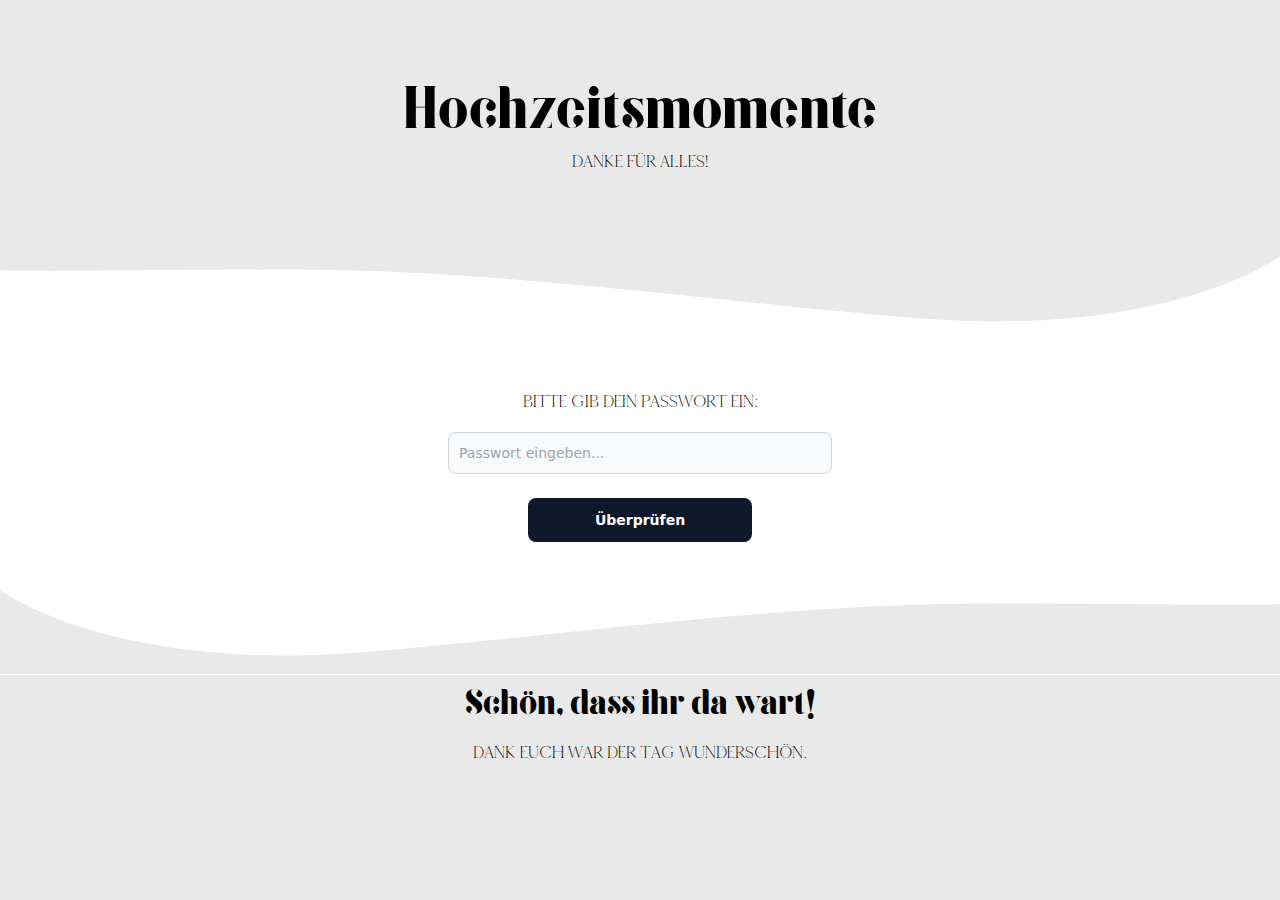
<file: index.html>
<!doctype html>
<html>
  <head>
    <meta charset="UTF-8">
    <meta name="viewport" content="width=device-width, initial-scale=1.0">
    <meta name="robots" content="noindex">
    <title>Hochzeit von Krissi und Carl</title>
    <link rel="shortcut icon" type="image/x-icon" href="favicon.ico" />
    <link rel="apple-touch-icon" href="favicon.ico">

    <script type="text/javascript" src="/assets/jquery-3.3.1.min.js"></script>
    <link href="/assets/nanogallery2.min.css" rel="stylesheet" type="text/css">
    <script type="text/javascript" src="/assets/jquery.nanogallery2.min.js"></script>
    <script src="/assets/tailwind.js"></script>
    <style>
      @font-face {
         font-family: 'goku';
         src: url('/webfonts/Goku.ttf') format('truetype');
         font-weight: normal;
         font-style: normal;
         font-display: swap;
      }

      @font-face {
         font-family: 'Elaris';
         src: url("/webfonts/elaris-regular.otf") format("opentype");
      }

      .goku {
        font-family: goku;
      }

      .elaris {
        font-family: elaris;
      }
   </style>

    <style>
      * {
        box-sizing: border-box;
      }
      body {
        margin: 0;
        background-color: #E9E9E9;
      }
      .header, .footer-content {
        background-color: #E9E9E9;
        border: 0px;
        
      }

      .header .curved-decoration svg:not([class*=bg]) path {
          fill: #fff;
      }

      .footer .curved-decoration svg:not([class*=bg]) path {
          fill: #E9E9E9;
      }

      .footer svg {
        transform: scaleX(-1);
      }

      .footer {
        background-color: white;
      }

      .curved-decoration svg {
        height: auto;
      }

      #wedding-photobox {
        padding: 2px;
      }

      .bg-fotobox::before {    
            background-image: url('https://files.krissiundcarl.de/file/carlundkrissi-hochzeit/startseite/interlaced/aslkdfhgaslkdf.jpeg');
      }

      .bg-samstag-gaeste::before {    
            background-image: url('https://files.krissiundcarl.de/file/carlundkrissi-hochzeit/startseite/interlaced/klawjefhglakjwfha.jpeg');
      }

      .bg-freitag-gaeste::before {    
            background-image: url('https://files.krissiundcarl.de/file/carlundkrissi-hochzeit/startseite/interlaced/alskdjfhlakshdf.jpeg');
      }

      .bg-freitag-fotograf::before {    
            background-image: url('https://files.krissiundcarl.de/file/carlundkrissi-hochzeit/startseite/interlaced/slkdfaskdjfhalskgdh.jpg');
      }

      .bg-drohne::before {    
            background-image: url('https://files.krissiundcarl.de/file/carlundkrissi-hochzeit/startseite/drohne-asdfasdf.mp4.png');
      }

      .bg-samstag-birnur::before {    
            background-image: url('https://files.krissiundcarl.de/file/carlundkrissi-hochzeit/startseite/interlaced/OsPPasfJKAjdaKo.jpg');
      }

      .bg-samstag-stephan::before {    
            background-image: url('https://files.krissiundcarl.de/file/carlundkrissi-hochzeit/startseite/interlaced/asdfLAKSDad.jpg');
      }

      .bg-box::before {
            content: "";
            background-size: cover;
            background-position: center;
            position: absolute;
            top: 0px;
            right: 0px;
            bottom: 0px;
            left: 0px;
            opacity: 0.5;
            border-radius: 0.75rem;
      }

      #photolist {
        background-color: white;
      }
      
    </style>
  </head>
  <body>

    <div class="header">
      <div class="header-content flex flex-col items-center py-12 text-center">
        <h1 class="goku text-4xl md:text-6xl pt-8">Hochzeitsmomente</h1>
        <h3 class="elaris text-md md:text-lg pt-2 pb-8">Danke f&uuml;r alles!</h3>
      </div>
      <div class="curved-decoration">
        <svg width="100%" height="100%" version="1.1" xmlns="http://www.w3.org/2000/svg"
          xmlns:xlink="http://www.w3.org/1999/xlink" x="0px" y="0px" viewBox="0 0 2560 168.6227"
          enable-background="new 0 0 2560 168.6227" xml:space="preserve">
          <g>
          </g>
          <g>
            <path d="M2560,0c0,0-219.6543,165.951-730.788,124.0771c-383.3156-31.4028-827.2138-96.9514-1244.7139-96.9514
                    c-212.5106,0-439,3.5-584.4982,1.5844l0,139.9126h2560V0z"></path>
          </g>
        </svg>
      </div>
    </div>

    <div id="photolist">
      <div class="flex flex-col items-center py-12">
        <div class="w-96 flex flex-col items-center">
          <p class="text-center mb-4 text-lg elaris">Bitte gib dein Passwort ein:</p>
          <input type="text" name="password-input" id="password-input" class="password bg-gray-50 border border-gray-300 text-gray-900 sm:text-sm rounded-lg focus:ring-primary-600 focus:border-primary-600 block w-full p-2.5 " placeholder="Passwort eingeben...">
          <p id="password-result" class="mt-2 font-bold text-red-800"></p>
          <button onclick="checkPassword()" class="mt-4 w-56 inline-flex justify-center rounded-lg text-sm font-semibold py-3 px-4 bg-slate-900 text-white hover:bg-slate-700">&Uuml;berpr&uuml;fen</button>
        </div>
      </div>
    </div>

    <div class="footer">
      <div class="curved-decoration">
        <svg width="100%" height="100%" version="1.1" xmlns="http://www.w3.org/2000/svg"
          xmlns:xlink="http://www.w3.org/1999/xlink" x="0px" y="0px" viewBox="0 0 2560 168.6227"
          enable-background="new 0 0 2560 168.6227" xml:space="preserve">
          <g>
          </g>
          <g>
            <path d="M2560,0c0,0-219.6543,165.951-730.788,124.0771c-383.3156-31.4028-827.2138-96.9514-1244.7139-96.9514
                    c-212.5106,0-439,3.5-584.4982,1.5844l0,139.9126h2560V0z"></path>
          </g>
        </svg>
      </div>
      <div class="footer-content flex flex-col items-center pb-16">
        <h1 class="goku text-2xl md:text-4xl py-2">Sch&ouml;n, dass ihr da wart!</h1>
        <h3 class="elaris text-md md:text-lg py-2">Dank euch war der Tag wundersch&ouml;n.</h3>
      </div>
    </div>
    
  </body>
  <script>
    let storedPassword = null;
    function onReceive() {
      if (this.status == 200) {
        let passwordValue = storedPassword || document.getElementById("password-input").value.trim()
        localStorage.setItem("stored-password", passwordValue);
        document.getElementById("photolist").innerHTML = this.responseText;
      } else {
        onError()
      }
    }
    function onError() {
      document.getElementById("password-result").innerText = "Passwort falsch :(";
    }

    function checkPassword() {
      const req = new XMLHttpRequest();
      req.addEventListener("load", onReceive);
      req.addEventListener("error", onError);
      
      let passwordValue = storedPassword || document.getElementById("password-input").value.trim()
      req.open("GET", "/" + btoa(passwordValue) + "-3.html");
      req.send();
    }

    function checkStorage() {
      const password = localStorage.getItem("stored-password");
      if (password !== null) {
        storedPassword = password;
        checkPassword();
      }
    }

    checkStorage()

  </script>
</html>
</file>
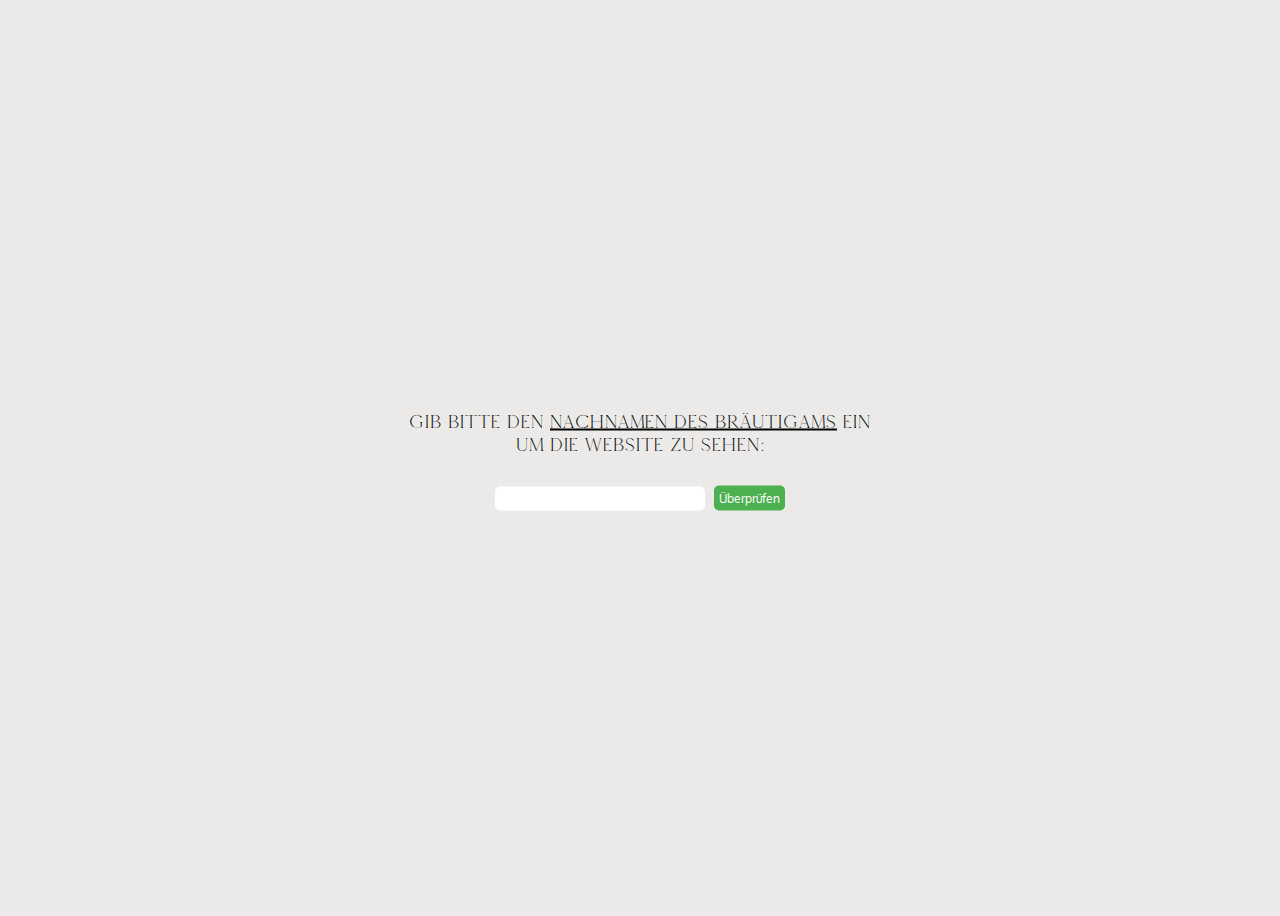
<file: before-wedding/index.html>
<!doctype html>
<html lang=en>
<head>
<meta charset=utf-8>
<meta name="robots" content="noindex">
<title>10.06.2023 - Hochzeit von Krissi und Carl</title>
<link rel="shortcut icon" type="image/x-icon" href="favicon.ico" />
<link rel="apple-touch-icon" href="favicon.ico">
<meta name="viewport" content="initial-scale=1.0, maximum-scale=1.0, user-scalable=no" />
<link href="https://fonts.googleapis.com/css?family=Oxygen:200,300,400,600,700" rel="stylesheet">
<style>

   @font-face {
      font-family: 'Elaris';
      src: url("elaris-regular.otf") format("opentype");
   }

    body {
      text-align: center;
      background-color: #EBEAE8;
      color: #262626;
      min-height: 100vh;
      font-family: 'Elaris', 'Helvetica', 'Arial', 'Sans-Serif';
    }
    #protected {
      position: absolute;
      left: 50%;
      top: 50%;
      -webkit-transform: translate(-50%, -50%);
      transform: translate(-50%, -50%);
      width: 80vw;
    }

    p {
      padding: 0 10px;
      color: #000000;
      text-align: center;
      font-size: 20px;
      letter-spacing: 1px;
    }

    #password {
      width: 100px;
      border: 0px;
      padding: 5px;
      font-size: 12px;
      border-radius: 5px;
      min-width: 200px;
      margin-top: 10px;
    }

    button {
      font-family: "Oxygen", "Arial", "sans-serif";
      background-color: #4CAF50; /* Green */
      border: none;
      color: white;
      padding: 5px;
      text-align: center;
      text-decoration: none;
      display: inline-block;
      font-size: 12px;
      border-radius: 5px;
      margin-left: 5px;
      margin-top: 10px;
    }
  </style>


  <script>

    function unlock() {
      var password = document.getElementById("password").value.toLowerCase().trim();
      var check = 0;
      for (var i = 0; i < password.length; i++) {
        check += password.charCodeAt(i)
      }
      if (check == 1066) {
        window.location.href = btoa(password)
      } else {
        document.getElementById("hint").innerHTML = "Für weitere Details gib bitte den <u>Nachnamen des Bräutigams</u> ein: <br /><br /><span style='color: #D55438'>Eingabe leider falsch. :(</span>"
      }
    }
  </script>

</head>

<body>
  <div id="protected">
  <p id="hint">Gib bitte den <u>Nachnamen des Bräutigams</u> ein<br> um die Website zu sehen:</p>
  <input id="password" />
  <button id="unlock" onclick=unlock() style="cursor: pointer">Überprüfen</button>
  </div>
  </body>

<script>
  var input = document.getElementById("password");
  input.addEventListener("keyup", function(event) {
    if (event.keyCode === 13) {
      event.preventDefault();
      document.getElementById("unlock").click();
    }
  });
</script>

</html>
</file>
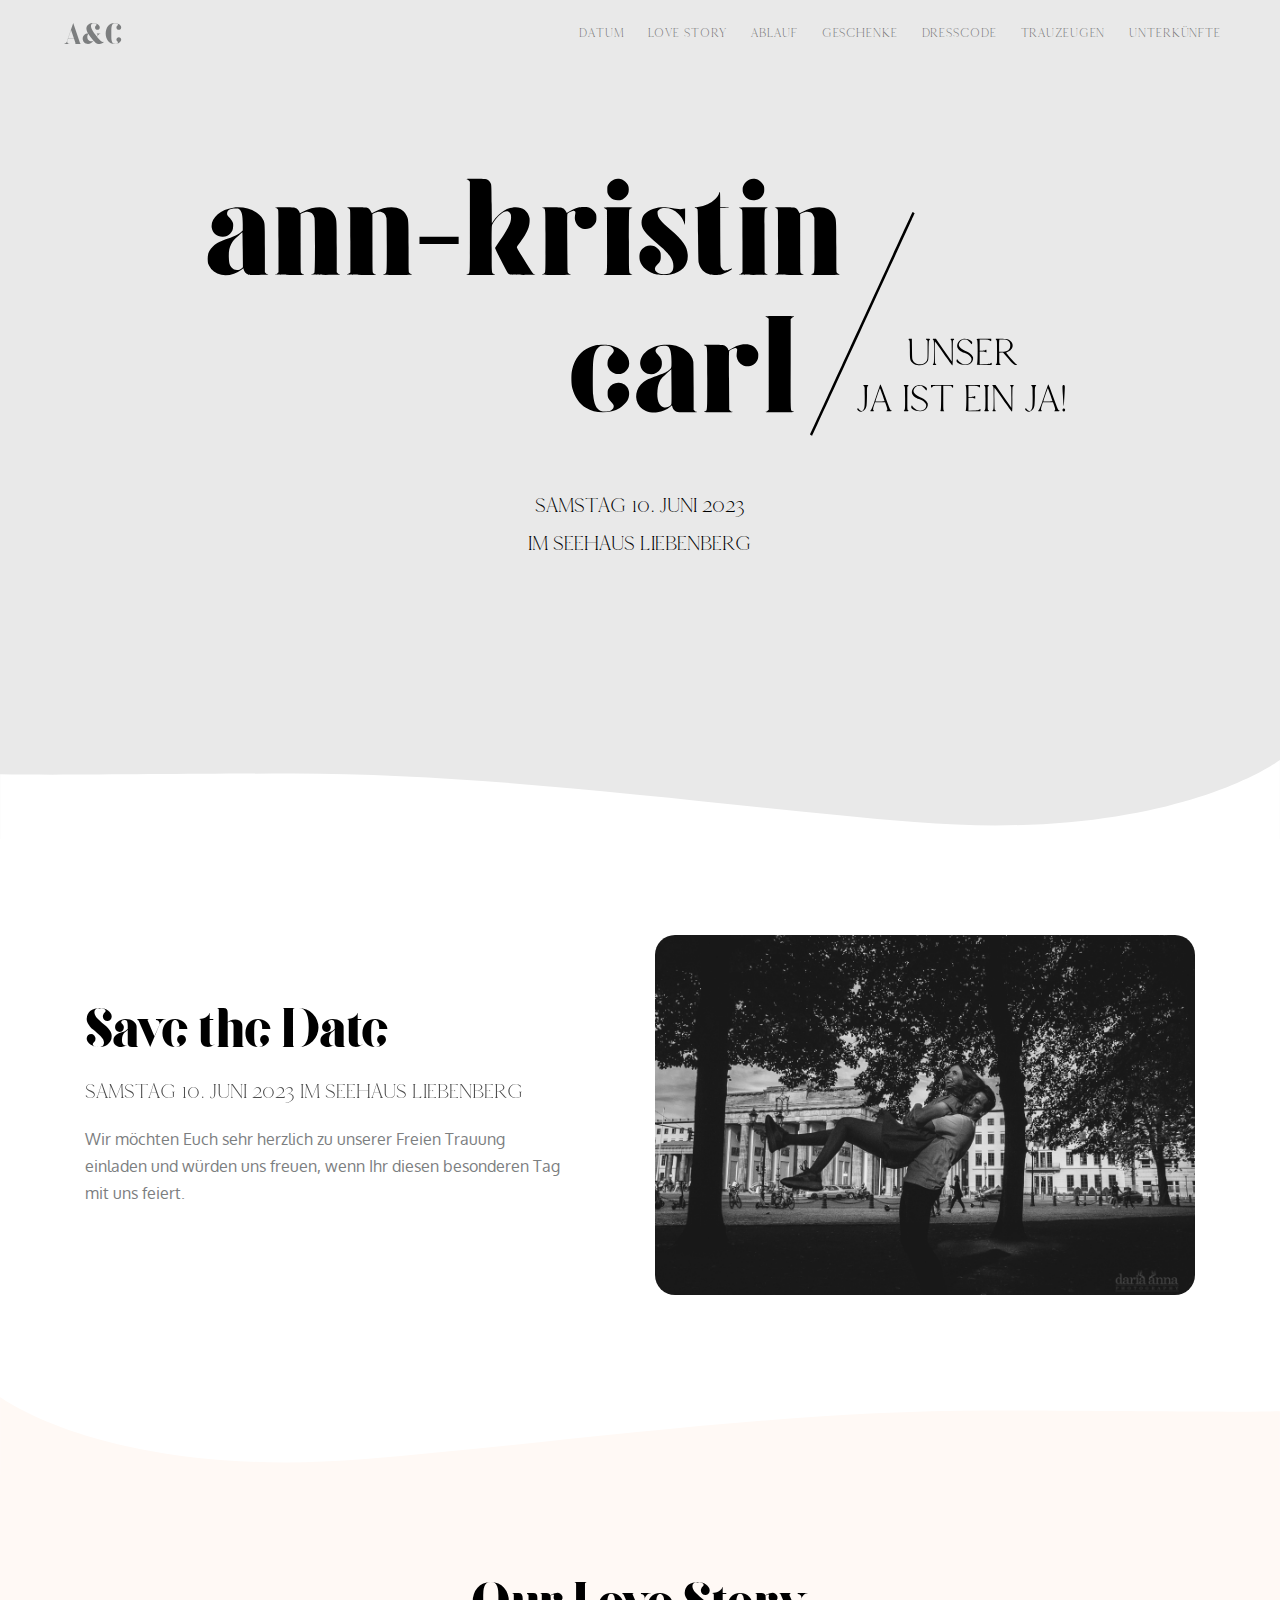
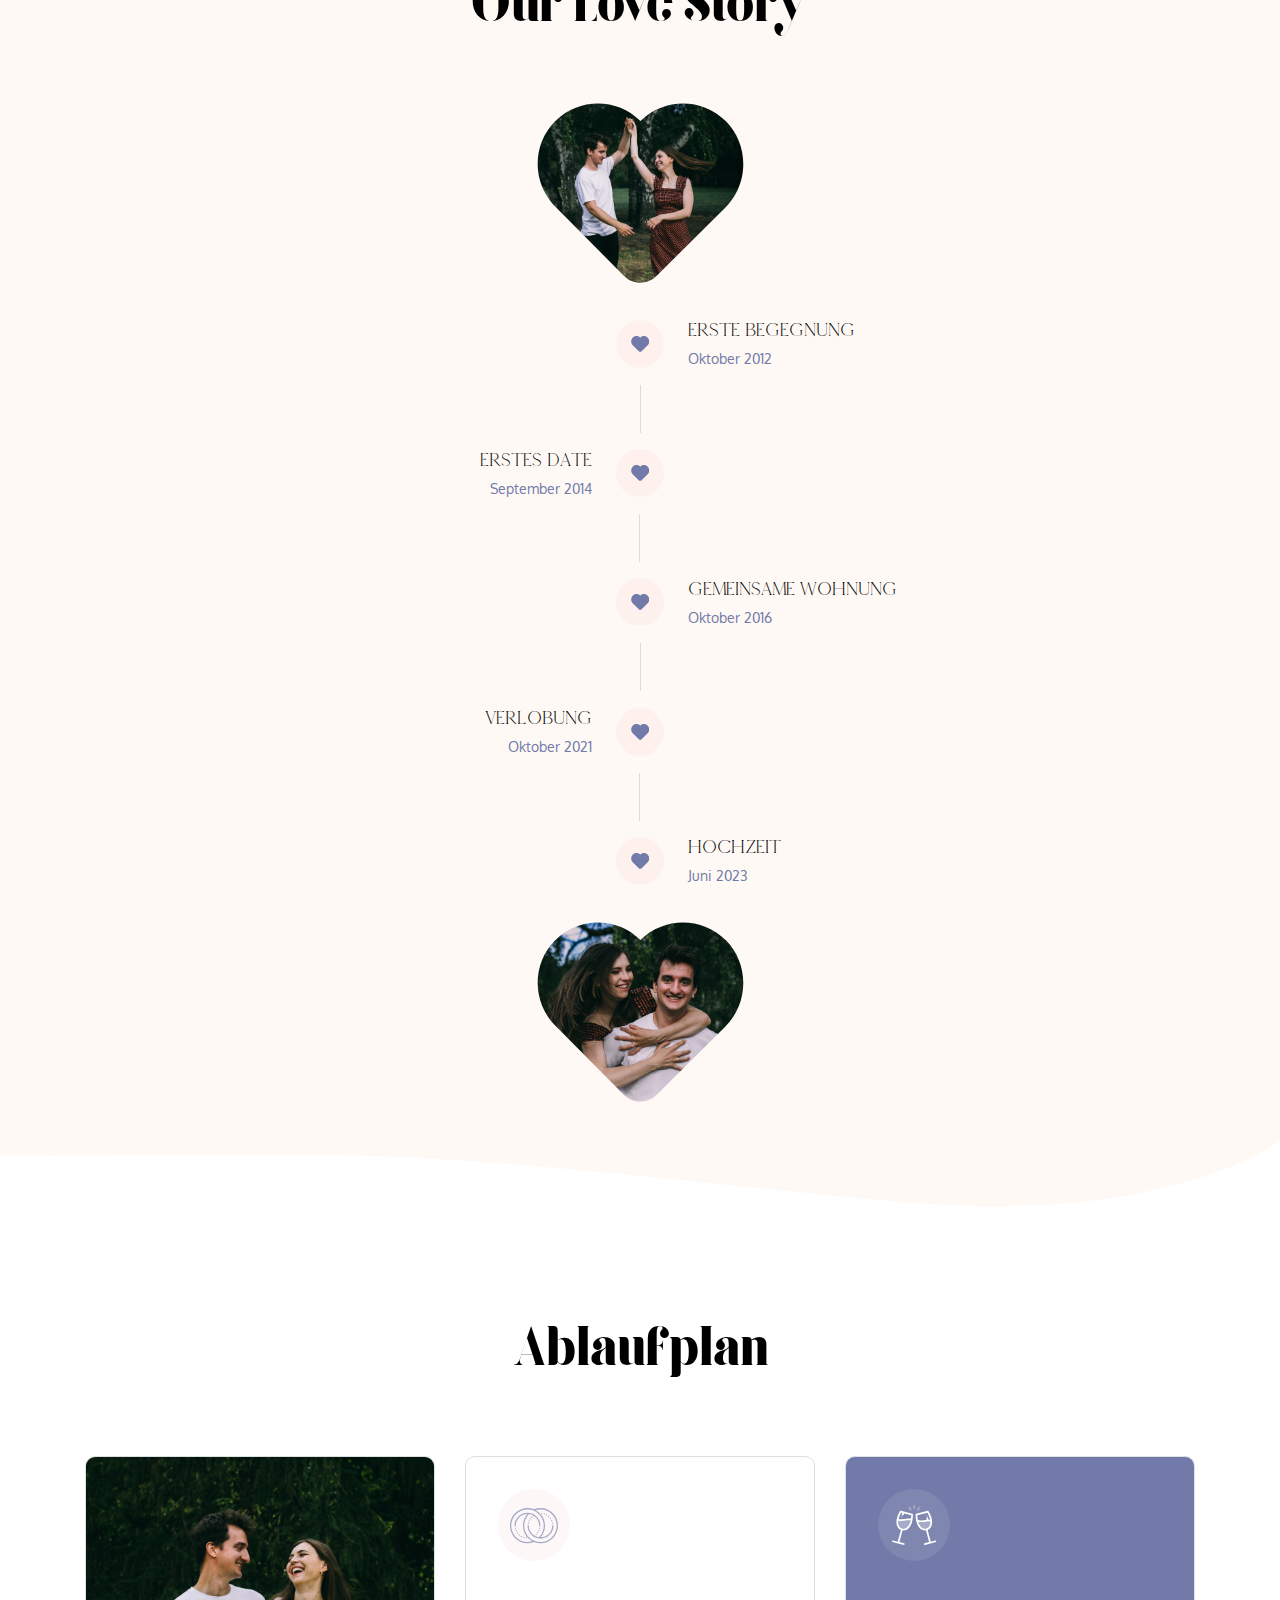
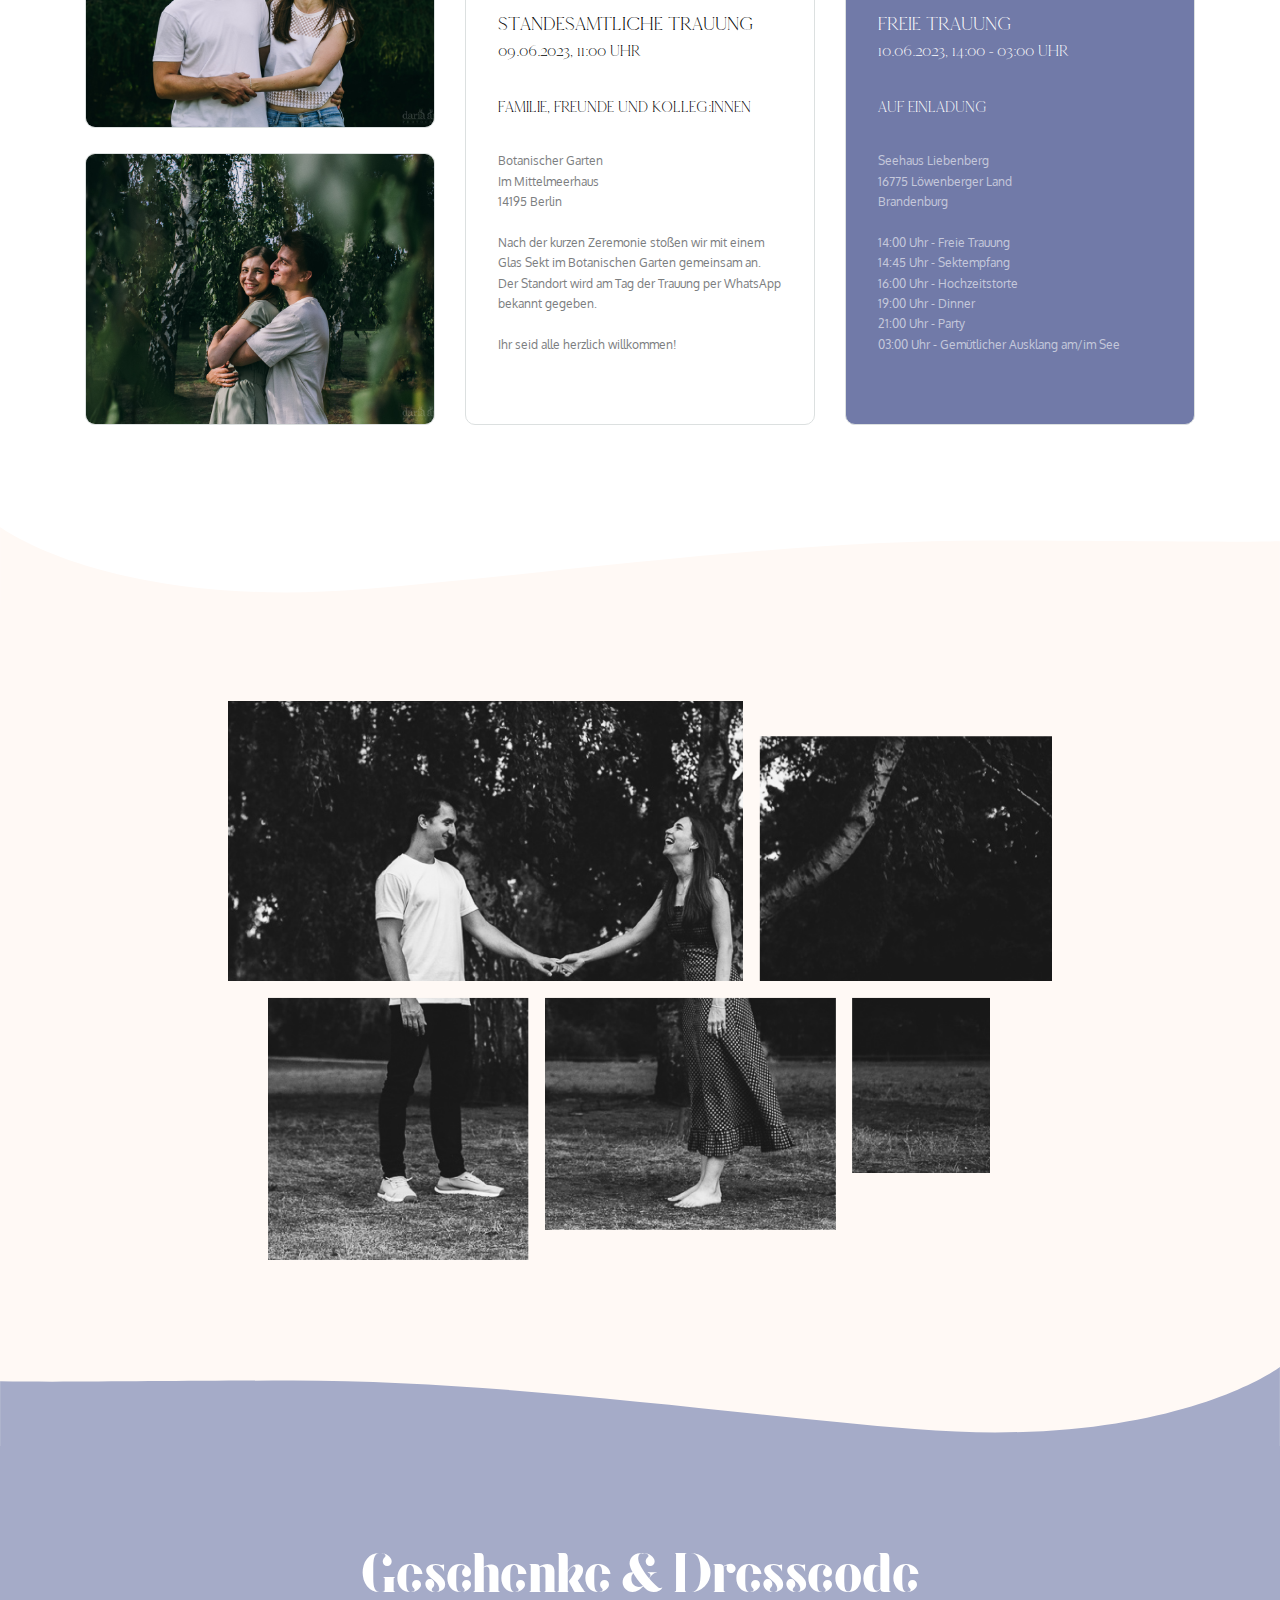
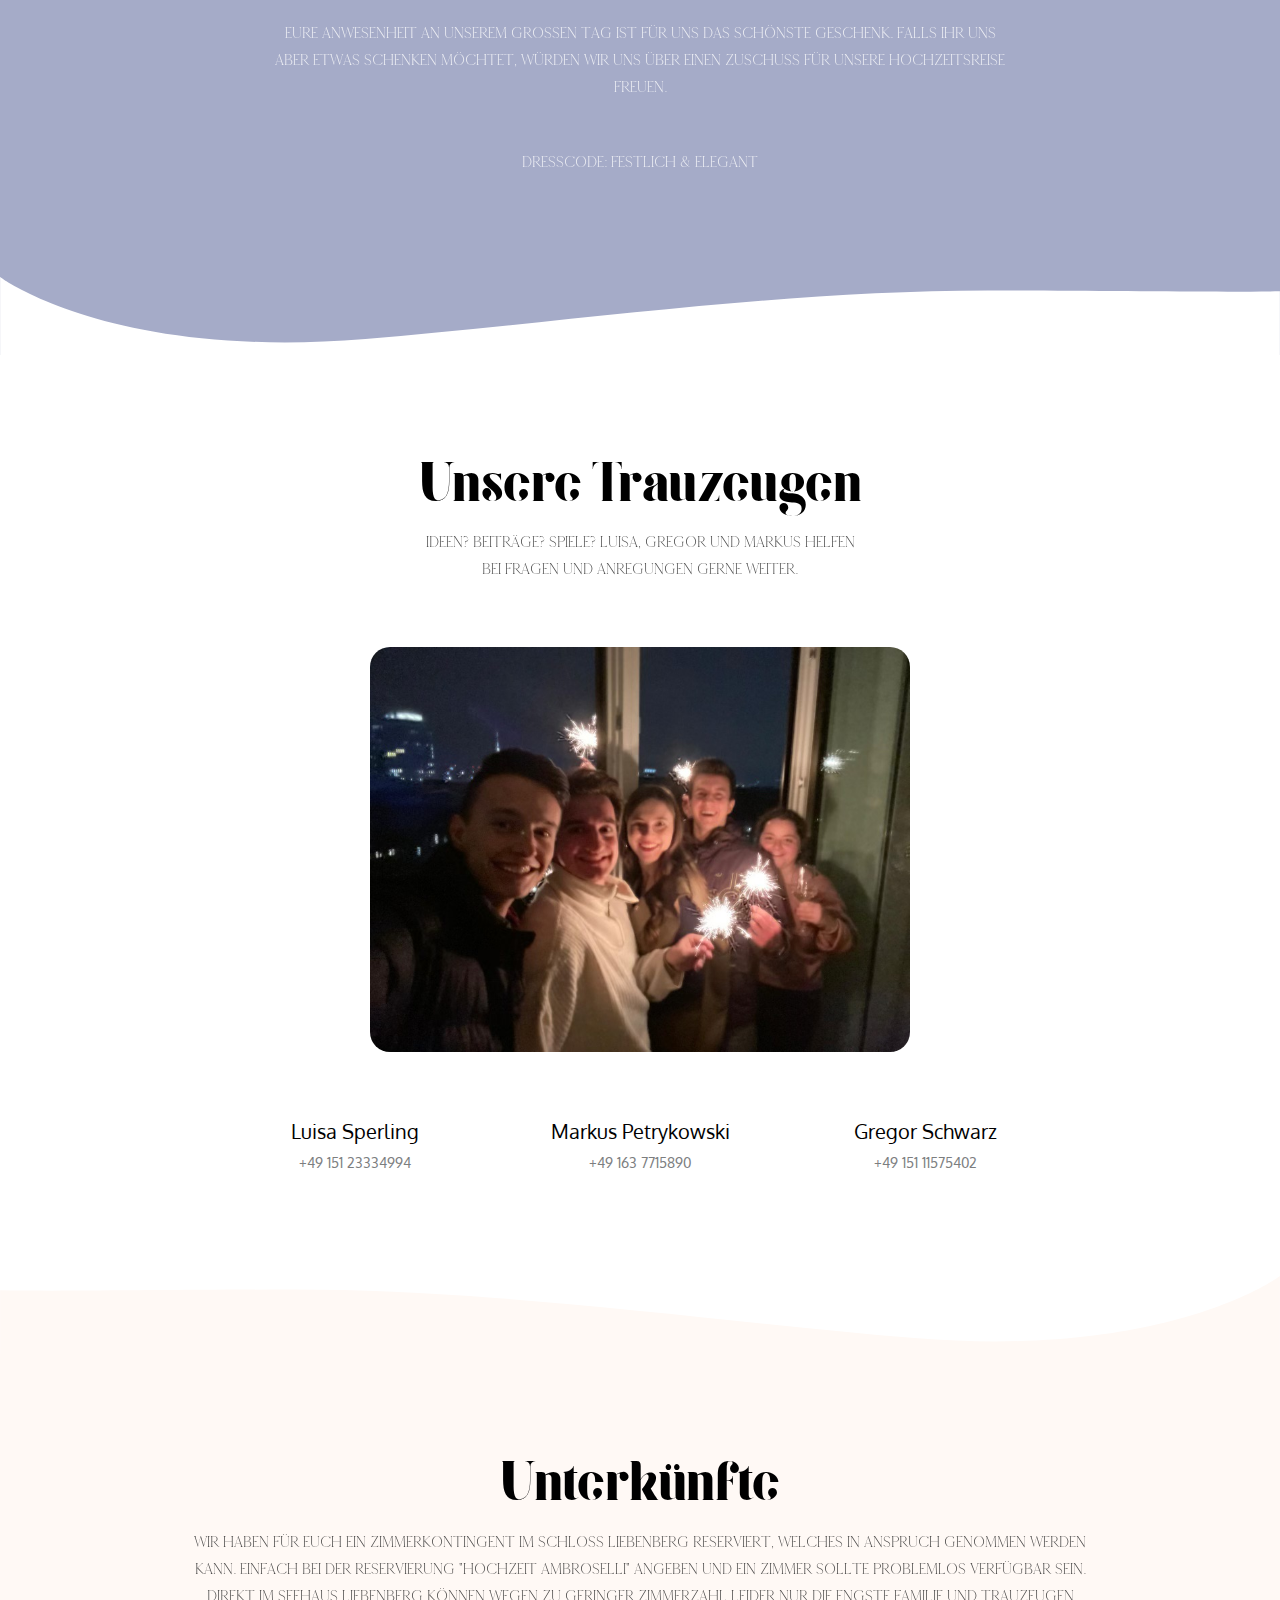
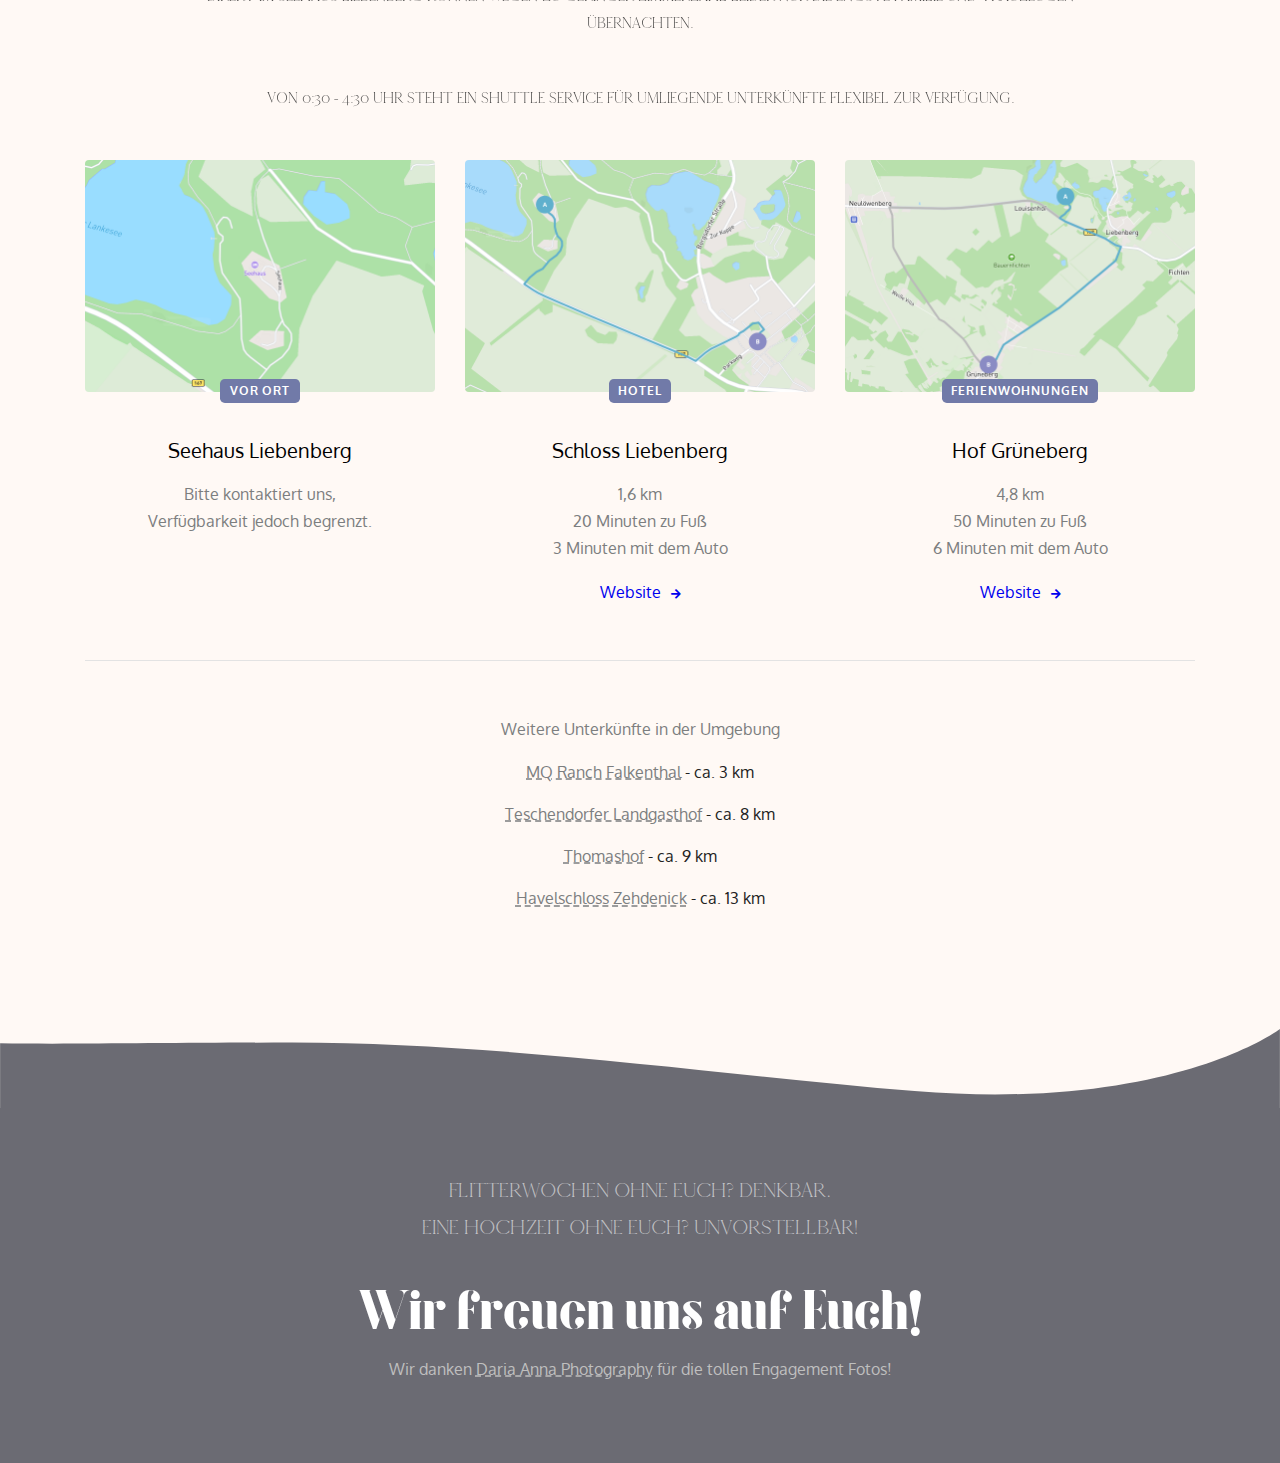
<file: YW1icm9zZWxsaQ==/index.html>
<!DOCTYPE html>
<html lang="en">
   <head>
      <!-- Metas -->
      <meta charset="utf-8">
      <title>Hochzeit von Krissi & Carl</title>
      <meta name="description" content="">
      <meta name="viewport" content="width=device-width, initial-scale=1.0">
      <link rel="shortcut icon" type="image/x-icon" href="assets/img/favicon.ico"/>
      <link rel="apple-touch-icon" href="assets/img/favicon.ico">
      <!-- Css -->
      <style>
         @font-face {
            font-family: 'Goku';
            src: url('webfonts/Goku.ttf') format('truetype');
            font-weight: normal;
            font-style: normal;
            font-display: swap;
         }

         @font-face {
            font-family: 'Elaris';
            src: url("webfonts/elaris-regular.otf") format("opentype");
         }
      </style>
      <link href="css/bootstrap.css" rel="stylesheet" type="text/css" media="all" />
      <link href="css/main.css" rel="stylesheet" type="text/css" media="all" />
      <link href="css/magnific-popup.css" rel="stylesheet" type="text/css" media="all" />
      <link href="css/fonts.css" rel="stylesheet" type="text/css" media="all" />
      <link href="https://fonts.googleapis.com/css?family=Oxygen:200,300,400,600,700" rel="stylesheet">
   </head>
   <body>
      <!--Wrapper-->
      <div class="wrapper">
         <!--Header-->
         <header class="header default">
            <div class="header-section">
               <!--Container-->
               <div class="container-fluid ">
                  <nav class="navbar navbar-expand-lg header-navbar ml-0 ml-lg-5">
                     <a class=" navbar-brand navbar-logo scroll" href="#wrapper">
                     <img class="mb-0 logo-light" src="assets/svg/logo-light.svg" alt="">
                     <img class="mb-0 logo-dark" src="assets/svg/logo-dark.svg" alt="">
                     </a>
                     <button class="navbar-toggler btn-navbar-toggler" type="button" data-toggle="collapse" data-target=".nav-menu" aria-expanded="true" aria-label="Toggle navigation">
                     <span class="fa fa-bars"></span>
                     </button>
                     <div class="nav-menu collapse navbar-collapse navbar-collapse justify-content-end mr-5 ">
                        <ul class=" navbar-nav  header-navbar-nav">
                           <li><a class=" nav-link scroll" href="#resto">Datum</a></li>
                           <li><a class=" nav-link scroll" href="#story">Love Story</a></li>
                           <li><a class=" nav-link scroll" href="#wedding">Ablauf</a></li>
                           <li><a class=" nav-link scroll" href="#gift">Geschenke</a></li>
                           <li><a class=" nav-link scroll" href="#gift">Dresscode</a></li>
                           <li><a class=" nav-link scroll" href="#friends-scroll">Trauzeugen</a></li>
                           <li><a class=" nav-link scroll" href="#location">Unterkünfte</a></li>
                        </ul>
                     </div>
                  </nav>
               </div>
               <!--End container-->
            </div>
         </header>
         <!--End header-->
         <!--Hero section-->
         <section>
            <img class="bg-image" src="assets/img/1.jpg" alt="">
            <div class="container">
               <!--row-->
               <div class="row min-vh-80 align-items-center z-index-2 position-relative text-center">
                  <div class="col-12">
                     <img class="col-10 logo-dark" src="assets/svg/heading.svg" alt="">
                     <p class="font-weight-300 lead mb-5 " style="font-family: Elaris; color: black; margin-top: 40px;">Samstag 10. Juni 2023</br>im Seehaus Liebenberg</p>
                  </div>
               </div>
               <!--End row-->
            </div>
            <!--End container-->
            <div class="curved-decoration ">


              <svg width="100%" height="100%" version="1.1" xmlns="http://www.w3.org/2000/svg" xmlns:xlink="http://www.w3.org/1999/xlink" x="0px" y="0px"
    viewBox="0 0 2560 168.6227" enable-background="new 0 0 2560 168.6227" xml:space="preserve">
<g>
</g>
<g>
   <path d="M2560,0c0,0-219.6543,165.951-730.788,124.0771c-383.3156-31.4028-827.2138-96.9514-1244.7139-96.9514
      c-212.5106,0-439,3.5-584.4982,1.5844l0,139.9126h2560V0z"/>
</g>
</svg>
            </div>
         </section>
         <!--End hero section-->
         <!--Date section-->
         <section id="resto" class=" ">
            <div class="container spacer-double-lg">
               <div class="row justify-content-lg-between align-items-center">
                  <div class="col-md-6 mb-5 mb-md-0">
                     <div class="pr-md-4">
                        <h1 class="font-secondary display-4">Save the Date</h1>
                        <p class="lead font-weight-300 text-dark-gray opacity-8">Samstag 10. Juni 2023 im Seehaus Liebenberg</p>
                        <p class="mb-4 pr-5">Wir möchten Euch sehr herzlich zu unserer Freien Trauung einladen und würden uns freuen, wenn Ihr diesen besonderen Tag mit uns feiert.</p>
                        <div class="countdown row text-center"></div>
                     </div>
                  </div>
                  <div class="col-md-6">
                        <a href="assets/img/photo-1.jpg" class="popup-image hover-effect d-block">
                           <img class="img-fluid" src="assets/img/photo-1.jpg" alt="" style="border-radius: 20px;">
                        </a>
                     </div>
                  </div>
               </div>
            </div>
            <div class="curved-decoration">
<svg  width="100%" height="100%" class="bg-secondary-svg" version="1.1" xmlns="http://www.w3.org/2000/svg" xmlns:xlink="http://www.w3.org/1999/xlink" x="0px" y="0px"
    viewBox="0 0 2560 168.6227" enable-background="new 0 0 2560 168.6227" xml:space="preserve">
<g>
</g>
<g>
   <path d="M0,0c0,0,219.6543,165.951,730.788,124.0771c383.3156-31.4028,827.2139-96.9514,1244.7139-96.9514
      c212.5106,0,438.9999,3.5,584.4982,1.5844v139.9126H0V0z"/>
</g>
</svg>
            </div>
         </section>
         <!--End date section-->
         <section id="story" class=" bg-secondary spacer-one-top-lg">
            <!--Container-->
            <div class="container">
               <!--Row-->
               <div class="row justify-content-center">
                  <div class="col">
                     <div class="text-center mb-5 pb-5">
                        <h1 class="display-4 mb-0 story-heading" style="font-family: Goku;">Our Love Story</h1>
                     </div>
                  </div>
               </div>
               <!--End row-->
               <div class="row  justify-content-center">
                  <div class="col-md-3 d-flex flex-column align-items-center">
                     <div class="mb-3 pb-3 px-4">
                        <div class="svg-mask-container">
                           <svg width="100%" height="100%" version="1.1" xmlns="http://www.w3.org/2000/svg" xmlns:xlink="http://www.w3.org/1999/xlink" x="0px" y="0px" viewBox="0 0 607 532" enable-background="new 0 0 607 532" xml:space="preserve">
                              <defs>
                                 <mask id="mask-small-1">
                                    <path fill="#FFFFFF" d="M303.2954,55.7655L303.2954,55.7655c-68.9887-68.3032-180.269-68.3601-249.3155,0.1402
                                       c-69.6423,69.0921-69.0838,181.9562,0.0139,251.5284l201.1888,202.5704c26.2076,26.3876,68.8445,26.5335,95.2321,0.3258
                                       l201.4838-200.1096c69.6179-69.1431,71.0768-183.7278,2.0303-253.4415C485.013-12.8027,372.7591-13.2244,303.2954,55.7655z"></path>
                                 </mask>
                              </defs>
                              <image mask="url(#mask-small-1)" width="607" height="532" xlink:href="assets/img/mask-lg-1.jpg"></image>
                           </svg>
                        </div>
                     </div>
                  </div>
               </div>
               <div class="row">
                  <div class="col d-flex flex-column align-items-center">
                     <ol class="story mb-0">
                        <li>
                           <div class="story-icon bg-icon-primary">
                              <svg version="1.1" class="icon-svg" xmlns="http://www.w3.org/2000/svg" xmlns:xlink="http://www.w3.org/1999/xlink" x="0px" y="0px" viewBox="0 0 107 93" enable-background="new 0 0 107 93" xml:space="preserve">
                                 <path fill="#717AA8" d="M53.6825,9.4436L53.6825,9.4436C41.6532-2.4793,22.2392-2.5,10.1866,9.4439
                                    c-12.1565,12.0471-12.07,31.7375-0.0219,43.8819l35.08,35.3601c4.5697,4.6061,12.0081,4.6357,16.6142,0.0661l35.1704-34.8918
                                    c12.1523-12.056,12.4179-32.0464,0.3787-44.2154C85.3917-2.5013,65.8078-2.5857,53.6825,9.4436z" />
                              </svg>
                           </div>
                           <div>
                              <h5 class="mb-0">Erste Begegnung</h5>
                              <span class="small text-primary">Oktober 2012</span>
                           </div>
                        </li>
                        <li>
                           <div class="story-icon bg-icon-primary">
                              <svg version="1.1" class="icon-svg" xmlns="http://www.w3.org/2000/svg" xmlns:xlink="http://www.w3.org/1999/xlink" x="0px" y="0px" viewBox="0 0 107 93" enable-background="new 0 0 107 93" xml:space="preserve">
                                 <path fill="#717AA8" d="M53.6825,9.4436L53.6825,9.4436C41.6532-2.4793,22.2392-2.5,10.1866,9.4439
                                    c-12.1565,12.0471-12.07,31.7375-0.0219,43.8819l35.08,35.3601c4.5697,4.6061,12.0081,4.6357,16.6142,0.0661l35.1704-34.8918
                                    c12.1523-12.056,12.4179-32.0464,0.3787-44.2154C85.3917-2.5013,65.8078-2.5857,53.6825,9.4436z" />
                              </svg>
                           </div>
                           <div>
                              <h5 class="mb-0">Erstes Date</h5>
                              <span class="small text-primary">September 2014</span>
                           </div>
                        </li>
                        <li>
                           <div class="story-icon bg-icon-primary">
                              <svg  version="1.1" class="icon-svg" xmlns="http://www.w3.org/2000/svg" xmlns:xlink="http://www.w3.org/1999/xlink" x="0px" y="0px" viewBox="0 0 107 93" enable-background="new 0 0 107 93" xml:space="preserve">
                                 <path fill="#717AA8" d="M53.6825,9.4436L53.6825,9.4436C41.6532-2.4793,22.2392-2.5,10.1866,9.4439
                                    c-12.1565,12.0471-12.07,31.7375-0.0219,43.8819l35.08,35.3601c4.5697,4.6061,12.0081,4.6357,16.6142,0.0661l35.1704-34.8918
                                    c12.1523-12.056,12.4179-32.0464,0.3787-44.2154C85.3917-2.5013,65.8078-2.5857,53.6825,9.4436z" />
                              </svg>
                           </div>
                           <div>
                              <h5 class="mb-0">Gemeinsame Wohnung</h5>
                              <span class="small text-primary">Oktober 2016</span>
                           </div>
                        </li>
                        <li>
                           <div class="story-icon bg-icon-primary">
                              <svg version="1.1" class="icon-svg" xmlns="http://www.w3.org/2000/svg" xmlns:xlink="http://www.w3.org/1999/xlink" x="0px" y="0px" viewBox="0 0 107 93" enable-background="new 0 0 107 93" xml:space="preserve">
                                 <path fill="#717AA8" d="M53.6825,9.4436L53.6825,9.4436C41.6532-2.4793,22.2392-2.5,10.1866,9.4439
                                    c-12.1565,12.0471-12.07,31.7375-0.0219,43.8819l35.08,35.3601c4.5697,4.6061,12.0081,4.6357,16.6142,0.0661l35.1704-34.8918
                                    c12.1523-12.056,12.4179-32.0464,0.3787-44.2154C85.3917-2.5013,65.8078-2.5857,53.6825,9.4436z" />
                              </svg>
                           </div>
                           <div>
                              <h5 class="mb-0">Verlobung</h5>
                              <span class="small text-primary">Oktober 2021</span>
                           </div>
                        </li>
                        <li>
                           <div class="story-icon bg-icon-primary">
                              <svg version="1.1" class="icon-svg" xmlns="http://www.w3.org/2000/svg" xmlns:xlink="http://www.w3.org/1999/xlink" x="0px" y="0px" viewBox="0 0 107 93" enable-background="new 0 0 107 93" xml:space="preserve">
                                 <path fill="#717AA8" d="M53.6825,9.4436L53.6825,9.4436C41.6532-2.4793,22.2392-2.5,10.1866,9.4439
                                    c-12.1565,12.0471-12.07,31.7375-0.0219,43.8819l35.08,35.3601c4.5697,4.6061,12.0081,4.6357,16.6142,0.0661l35.1704-34.8918
                                    c12.1523-12.056,12.4179-32.0464,0.3787-44.2154C85.3917-2.5013,65.8078-2.5857,53.6825,9.4436z" />
                              </svg>
                           </div>
                           <div>
                              <h5 class="mb-0">Hochzeit</h5>
                              <span class="small text-primary">Juni 2023</span>
                           </div>
                        </li>
                     </ol>
                  </div>
               </div>
               <div class="row  justify-content-center">
                  <div class="col-md-3 d-flex flex-column align-items-center">
                     <div class="mb-3 pb-3 mt-3 pt-3 px-4">
                        <div class="svg-mask-container">
                           <svg width="100%" height="100%" version="1.1" xmlns="http://www.w3.org/2000/svg" xmlns:xlink="http://www.w3.org/1999/xlink" x="0px" y="0px" viewBox="0 0 607 532" enable-background="new 0 0 607 532" xml:space="preserve">
                              <defs>
                                 <mask id="mask-small-2">
                                    <path fill="#FFFFFF" d="M303.2954,55.7655L303.2954,55.7655c-68.9887-68.3032-180.269-68.3601-249.3155,0.1402
                                       c-69.6423,69.0921-69.0838,181.9562,0.0139,251.5284l201.1888,202.5704c26.2076,26.3876,68.8445,26.5335,95.2321,0.3258
                                       l201.4838-200.1096c69.6179-69.1431,71.0768-183.7278,2.0303-253.4415C485.013-12.8027,372.7591-13.2244,303.2954,55.7655z" />
                                 </mask>
                              </defs>
                              <image mask="url(#mask-small-2)" width="607" height="532" xlink:href="assets/img/mask-lg-2.jpg" />
                           </svg>
                        </div>
                     </div>
                  </div>
               </div>
            </div>
            <!--End container-->
            <div class="curved-decoration ">
               <svg width="100%" height="100%" class="bg-white-svg" version="1.1" xmlns="http://www.w3.org/2000/svg" xmlns:xlink="http://www.w3.org/1999/xlink" x="0px" y="0px"
    viewBox="0 0 2560 168.6227" enable-background="new 0 0 2560 168.6227" xml:space="preserve">
<g>
</g>
<g>
   <path d="M2560,0c0,0-219.6543,165.951-730.788,124.0771c-383.3156-31.4028-827.2138-96.9514-1244.7139-96.9514
      c-212.5106,0-439,3.5-584.4982,1.5844l0,139.9126h2560V0z"/>
</g>
</svg>
            </div>
         </section>
         <section id="wedding" class="spacer-one-top-lg">
            <!--Container-->
            <div class="container spacer-one-bottom-lg">
               <!--Row-->
               <div class="row justify-content-center">
                  <div class="col">
                     <div class=" text-center mb-5 pb-5">
                        <h1 class="display-4 mb-0 heading-font">Ablaufplan</h1>
                        <!-- <p class="w-md-60 mb-0 mx-auto text-dark-gray opacity-8 secondary-font">Nach der Standesamtlichen Trauung sind am Freitag alle Freunde, Familie und Kolleg:innen herzlich zu einem Sektempfang eingeladen. <br/><br/>Details für Samstag erfahren unsere Gäste vor Ort.</p> -->
                     </div>
                  </div>
               </div>
               <!--End row-->
               <!--Row-->
               <div class="row">
                  <div class="col-md-12 col-lg-4 d-flex mb-4 mb-lg-0" style="min-height: 300px">

                     <div style="display: flex; flex-direction: column; width: 100%">
                        <div class="card card-icon-2 card-body" style="margin-bottom: 25px; min-height: 200px">
                           <img class="bg-image" src="assets/img/lg-3.jpg" alt="">
                        </div>
                        <div class="card card-icon-2 card-body hide-on-mobile">
                           <img class="bg-image" src="assets/img/lg-4.jpg" alt="">
                        </div>
                     </div>
                  </div>
                  <div class="col-md-6 col-lg-4 d-flex mb-4 mb-lg-0" style="min-height: 300px">
                     <div class="card card-body justify-content-between">
                        <div class="icon-round mb-5 mb-md-5  bg-icon-primary" style="padding: 10px">
                           <svg fill="#A5ABC8" xmlns="http://www.w3.org/2000/svg"  viewBox="0 0 80 80" width="80px" height="80px"><path d="M 30 14 C 15.099564 14 3 26.100572 3 41 C 3 55.899428 15.099564 68 30 68 C 33.53367 68 36.910295 67.314685 40.005859 66.078125 C 43.098661 67.313537 46.468995 68 50 68 C 64.899474 68 77 55.899474 77 41 C 77 26.100526 64.899474 14 50 14 C 46.46633 14 43.089705 14.685315 39.994141 15.921875 C 36.901289 14.686459 33.531233 14 30 14 z M 30 16 C 33.348437 16 36.539967 16.660229 39.457031 17.851562 A 1.0001 1.0001 0 0 0 39.775391 17.980469 C 48.728948 21.782338 55 30.651295 55 41 C 55 47.978571 52.146076 54.27788 47.541016 58.8125 C 45.472639 58.530018 43.517724 57.906047 41.736328 56.984375 A 1.0001 1.0001 0 0 0 40.783203 55.644531 A 1.0001 1.0001 0 0 0 40.019531 55.984375 C 35.214431 52.780072 32.045784 47.325492 32.005859 41.117188 A 1.0001 1.0001 0 0 0 31.707031 40.279297 A 1.0001 1.0001 0 0 0 31.705078 40.277344 A 1.0001 1.0001 0 0 0 31.699219 40.271484 A 1.0001 1.0001 0 0 0 31.691406 40.263672 A 1.0001 1.0001 0 0 0 30.984375 39.986328 A 1.0001 1.0001 0 0 0 30.294922 40.279297 A 1.0001 1.0001 0 0 0 30.275391 40.296875 A 1.0001 1.0001 0 0 0 30.263672 40.308594 A 1.0001 1.0001 0 0 0 30.003906 41.183594 C 30.103273 52.132299 39.028125 61 50 61 C 60.967944 61 69.89044 52.138603 69.996094 41.195312 A 1.0001 1.0001 0 0 0 69.707031 40.279297 A 1.0001 1.0001 0 0 0 69.705078 40.277344 A 1.0001 1.0001 0 0 0 69.699219 40.271484 A 1.0001 1.0001 0 0 0 69.691406 40.263672 A 1.0001 1.0001 0 0 0 68.283203 40.289062 A 1.0001 1.0001 0 0 0 68.277344 40.294922 A 1.0001 1.0001 0 0 0 68.263672 40.308594 A 1.0001 1.0001 0 0 0 67.994141 41.123047 C 67.927606 50.977894 59.974494 58.929709 50.119141 58.994141 C 54.393124 54.217826 57 47.90906 57 41 C 57 33.48923 53.923048 26.689741 48.964844 21.792969 A 1.0001 1.0001 0 0 0 48.279297 21.140625 C 46.570408 19.566657 44.657286 18.214111 42.585938 17.119141 C 44.927639 16.392645 47.415926 16 50 16 C 63.818526 16 75 27.181474 75 41 C 75 54.818526 63.818526 66 50 66 C 46.651403 66 43.460272 65.338099 40.542969 64.146484 A 1.0001 1.0001 0 0 0 40.224609 64.019531 C 31.271196 60.217651 25 51.348671 25 41 C 25 34.021429 27.853924 27.72212 32.458984 23.1875 C 34.527361 23.469982 36.482276 24.093953 38.263672 25.015625 A 1.0001 1.0001 0 0 0 39.216797 26.355469 A 1.0001 1.0001 0 0 0 39.980469 26.015625 C 44.785569 29.219928 47.954216 34.674508 47.994141 40.882812 A 1.0001 1.0001 0 0 0 48.289062 41.716797 A 1.0001 1.0001 0 0 0 48.294922 41.722656 A 1.0001 1.0001 0 0 0 48.308594 41.736328 A 1.0001 1.0001 0 0 0 49.716797 41.710938 A 1.0001 1.0001 0 0 0 49.720703 41.707031 A 1.0001 1.0001 0 0 0 49.728516 41.699219 A 1.0001 1.0001 0 0 0 49.736328 41.691406 A 1.0001 1.0001 0 0 0 49.996094 40.816406 C 49.896727 29.867701 40.971875 21 30 21 C 19.032056 21 10.10956 29.861397 10.003906 40.804688 A 1.0001 1.0001 0 0 0 10.289062 41.716797 A 1.0001 1.0001 0 0 0 10.294922 41.722656 A 1.0001 1.0001 0 0 0 10.308594 41.736328 A 1.0001 1.0001 0 0 0 11.720703 41.707031 A 1.0001 1.0001 0 0 0 11.722656 41.705078 A 1.0001 1.0001 0 0 0 11.728516 41.699219 A 1.0001 1.0001 0 0 0 11.736328 41.691406 A 1.0001 1.0001 0 0 0 12.005859 40.876953 C 12.072394 31.022106 20.025506 23.070291 29.880859 23.005859 C 25.606876 27.782174 23 34.09094 23 41 C 23 48.510727 26.07691 55.308322 31.035156 60.205078 A 1.0001 1.0001 0 0 0 31.035156 60.207031 A 1.0001 1.0001 0 0 0 31.722656 60.861328 C 33.431293 62.43485 35.343181 63.786133 37.414062 64.880859 C 35.072361 65.607355 32.584074 66 30 66 C 16.180436 66 5 54.818572 5 41 C 5 27.181428 16.180436 16 30 16 z M 51.972656 21.111328 L 51.171875 21.513672 L 51.013672 22.394531 L 51.626953 23.048828 L 51.972656 23.111328 L 52.773438 22.710938 L 52.931641 21.828125 L 52.320312 21.173828 L 51.972656 21.111328 z M 55.857422 21.9375 L 55.056641 22.339844 L 54.898438 23.220703 L 55.509766 23.875 L 55.857422 23.9375 L 56.658203 23.537109 L 56.816406 22.654297 L 56.205078 22 L 55.857422 21.9375 z M 59.490234 23.541016 L 58.689453 23.941406 L 58.53125 24.824219 L 59.144531 25.478516 L 59.490234 25.541016 L 60.292969 25.138672 L 60.449219 24.257812 L 59.837891 23.603516 L 59.490234 23.541016 z M 62.697266 25.886719 L 61.894531 26.287109 L 61.738281 27.169922 L 62.349609 27.824219 L 62.697266 27.886719 L 63.498047 27.484375 L 63.65625 26.603516 L 63.042969 25.949219 L 62.697266 25.886719 z M 36.412109 26.720703 L 35.611328 27.121094 L 35.453125 28.003906 L 36.064453 28.658203 L 36.412109 28.720703 L 37.212891 28.318359 L 37.371094 27.4375 L 36.759766 26.78125 L 36.412109 26.720703 z M 65.365234 28.828125 L 64.564453 29.228516 L 64.40625 30.111328 L 65.017578 30.765625 L 65.365234 30.828125 L 66.166016 30.425781 L 66.324219 29.544922 L 65.712891 28.890625 L 65.365234 28.828125 z M 34.123047 29.585938 L 33.322266 29.988281 L 33.164062 30.869141 L 33.775391 31.523438 L 34.123047 31.585938 L 34.923828 31.185547 L 35.082031 30.302734 L 34.470703 29.648438 L 34.123047 29.585938 z M 67.34375 32.271484 L 66.542969 32.673828 L 66.384766 33.554688 L 66.998047 34.208984 L 67.34375 34.271484 L 68.144531 33.871094 L 68.302734 32.988281 L 67.691406 32.333984 L 67.34375 32.271484 z M 32.416016 32.832031 L 31.615234 33.232422 L 31.457031 34.115234 L 32.070312 34.769531 L 32.416016 34.832031 L 33.216797 34.429688 L 33.375 33.546875 L 32.763672 32.892578 L 32.416016 32.832031 z M 68.587891 36.044922 L 67.787109 36.445312 L 67.628906 37.328125 L 68.240234 37.982422 L 68.587891 38.044922 L 69.388672 37.642578 L 69.546875 36.759766 L 68.935547 36.105469 L 68.587891 36.044922 z M 31.359375 36.341797 L 30.558594 36.744141 L 30.400391 37.626953 L 31.011719 38.28125 L 31.359375 38.341797 L 32.160156 37.941406 L 32.318359 37.058594 L 31.705078 36.404297 L 31.359375 36.341797 z M 48.640625 43.658203 L 47.839844 44.058594 L 47.681641 44.941406 L 48.294922 45.595703 L 48.640625 45.658203 L 49.441406 45.255859 L 49.599609 44.373047 L 48.988281 43.71875 L 48.640625 43.658203 z M 11.412109 43.955078 L 10.611328 44.357422 L 10.453125 45.240234 L 11.064453 45.894531 L 11.412109 45.955078 L 12.212891 45.554688 L 12.371094 44.671875 L 11.759766 44.017578 L 11.412109 43.955078 z M 47.583984 47.167969 L 46.783203 47.570312 L 46.625 48.453125 L 47.236328 49.107422 L 47.583984 49.167969 L 48.384766 48.767578 L 48.542969 47.884766 L 47.929688 47.230469 L 47.583984 47.167969 z M 12.65625 47.728516 L 11.855469 48.128906 L 11.697266 49.011719 L 12.308594 49.666016 L 12.65625 49.728516 L 13.457031 49.326172 L 13.615234 48.445312 L 13.001953 47.791016 L 12.65625 47.728516 z M 45.876953 50.414062 L 45.076172 50.814453 L 44.917969 51.697266 L 45.529297 52.351562 L 45.876953 52.414062 L 46.677734 52.011719 L 46.835938 51.130859 L 46.224609 50.476562 L 45.876953 50.414062 z M 14.634766 51.171875 L 13.833984 51.574219 L 13.675781 52.455078 L 14.287109 53.109375 L 14.634766 53.171875 L 15.435547 52.771484 L 15.59375 51.888672 L 14.982422 51.234375 L 14.634766 51.171875 z M 43.587891 53.279297 L 42.787109 53.681641 L 42.628906 54.5625 L 43.240234 55.21875 L 43.587891 55.279297 L 44.388672 54.878906 L 44.546875 53.996094 L 43.935547 53.341797 L 43.587891 53.279297 z M 17.302734 54.113281 L 16.501953 54.515625 L 16.34375 55.396484 L 16.957031 56.050781 L 17.302734 56.113281 L 18.105469 55.712891 L 18.261719 54.830078 L 17.650391 54.175781 L 17.302734 54.113281 z M 20.509766 56.458984 L 19.707031 56.861328 L 19.550781 57.742188 L 20.162109 58.396484 L 20.509766 58.458984 L 21.310547 58.058594 L 21.46875 57.175781 L 20.855469 56.521484 L 20.509766 56.458984 z M 24.142578 58.0625 L 23.341797 58.462891 L 23.183594 59.345703 L 23.794922 60 L 24.142578 60.0625 L 24.943359 59.660156 L 25.101562 58.779297 L 24.490234 58.125 L 24.142578 58.0625 z M 28.027344 58.888672 L 27.226562 59.289062 L 27.068359 60.171875 L 27.679688 60.826172 L 28.027344 60.888672 L 28.828125 60.486328 L 28.986328 59.605469 L 28.373047 58.951172 L 28.027344 58.888672 z"/></svg>
                        </div>
                        <h5 class="mb-0 fancy-font">Standesamtliche Trauung</h5>
                        <h6 class="mb-5 fancy-font">09.06.2023, 11:00 Uhr</h6>
                        <h6 class="mb-5 fancy-font">Familie, Freunde und Kolleg:innen</h6>
                        <p class="text-align-center smaller-font-size" style="white-space: pre-line;">Botanischer Garten
                           Im Mittelmeerhaus
                           14195 Berlin

                           Nach der kurzen Zeremonie stoßen wir mit einem Glas Sekt im Botanischen Garten gemeinsam an. Der Standort wird am Tag der Trauung per WhatsApp bekannt gegeben.

                           Ihr seid alle herzlich willkommen!

                        </p>
                     </div>
                  </div>
                  <div class="col-md-6 col-lg-4 d-flex " style="min-height: 300px">
                     <div class="card card-body justify-content-between color-scheme-background text-light">
                        <div class="icon-round mb-3 mb-md-5  bg-icon-white">
                           <svg class="icon-svg" version="1.1" xmlns="http://www.w3.org/2000/svg" xmlns:xlink="http://www.w3.org/1999/xlink" x="0px" y="0px" viewBox="0 0 512 460" enable-background="new 0 0 512 460;" xml:space="preserve">
                              <g>
                                 <g>
                                    <path fill="#FFFFFF" d="M240.8,110.7c-0.1-4.5-3.1-8.3-7.4-9.4L138,76.1c0,0,0,0,0,0L102,66.7c-4.3-1.1-8.8,0.7-11.1,4.4
                                       c-14.4,23.3-25.7,49.3-32.7,75.1c-11.7,43-9.7,79.9,5.7,106.7c9,15.5,22.1,26.9,38.3,33.4L65.6,421.3l-53-14
                                       c-5.3-1.4-10.8,1.8-12.2,7.1c-1.4,5.3,1.8,10.8,7.1,12.2c0,0,62.5,16.5,62.5,16.5c0,0,62.7,16.5,62.7,16.5
                                       c0.9,0.2,1.7,0.3,2.6,0.3c4.4,0,8.5-3,9.7-7.5c1.4-5.3-1.8-10.8-7.1-12.2l-52.9-13.9l36.8-135c3.6,0.5,7.2,0.8,10.8,0.8
                                       c44.6,0,81.4-37.5,98.5-100.3C238,166.1,241.4,138,240.8,110.7z M211.7,186.6c-14.6,53.6-44.2,85.5-79.2,85.5
                                       c-5.1,0-10.3-0.7-15.4-2c-15.4-4.1-27.8-13.5-35.7-27.2c-9.4-16.3-12.6-37.8-9.5-63.1c13.4,2.2,26,3,37.9,3
                                       c19.7,0,37.6-2.2,54.2-4.3c18.8-2.3,35.5-4.4,50.3-2.5C213.5,179.5,212.6,183.1,211.7,186.6z M218,156.3
                                       c-17.7-2.4-36.6-0.1-56.4,2.4c-25.3,3.1-53.7,6.6-86.2,1.4c0.7-2.9,1.4-5.7,2.2-8.7c5.9-21.6,15.1-43.4,26.6-63.5l15.9,4.2
                                       c-2.9,5.6-5.5,11.3-7.6,15.9c-2.2,5,0,11,5.1,13.2c1.3,0.6,2.7,0.9,4.1,0.9c3.8,0,7.5-2.2,9.1-5.9c3.2-7.3,6.4-13.7,9.2-18.8
                                       l80.9,21.3C220.8,131.2,219.8,143.9,218,156.3z" />
                                 </g>
                              </g>
                              <g opacity="0.3">
                                 <g>
                                    <path fill="#FFFFFF" d="M256,0c-5.5,0-10,4.5-10,10v26.1c0,5.5,4.5,10,10,10c5.5,0,10-4.5,10-10V10C266,4.5,261.5,0,256,0z" />
                                 </g>
                              </g>
                              <g opacity="0.3">
                                 <g>
                                    <path fill="#FFFFFF" d="M223.6,49l-13.2-22.6c-2.8-4.8-8.9-6.4-13.7-3.6c-4.8,2.8-6.4,8.9-3.6,13.7l13.2,22.6
                                       c1.9,3.2,5.2,4.9,8.6,4.9c1.7,0,3.5-0.4,5.1-1.4C224.8,59.9,226.4,53.8,223.6,49z" />
                                 </g>
                              </g>
                              <g opacity="0.3">
                                 <g>
                                    <path fill="#FFFFFF" d="M315.3,22.9c-4.8-2.8-10.9-1.2-13.7,3.6L288.4,49c-2.8,4.8-1.2,10.9,3.6,13.7c1.6,0.9,3.3,1.4,5,1.4
                                       c3.4,0,6.8-1.8,8.6-4.9l13.2-22.6C321.7,31.8,320.1,25.7,315.3,22.9z" />
                                 </g>
                              </g>
                              <g opacity="0.3">
                                 <g>
                                    <path fill="#FFFFFF" d="M408.6,120.7C408.6,120.7,408.6,120.7,408.6,120.7c-1.7-5.3-7.2-8.2-12.5-6.7c-5.3,1.6-8.3,7.2-6.7,12.5
                                       c0,0.1,0,0.2,0.1,0.2c1.4,4.3,5.3,7,9.5,7c1,0,2-0.1,3-0.5C407.3,131.6,410.2,126,408.6,120.7z" />
                                 </g>
                              </g>
                              <g opacity="0.3">
                                 <g>
                                    <circle fill="#FFFFFF" cx="110" cy="138" r="10" />
                                 </g>
                              </g>
                              <g>
                                 <g>
                                    <g>
                                       <path fill="#FFFFFF" d="M442,443.1C442,443.1,442,443.1,442,443.1l-62.2,16.4C385.7,458,442,443.1,442,443.1z" />
                                       <path fill="#FFFFFF" d="M379.8,459.5c-0.3,0.1-0.5,0.1-0.5,0.1L379.8,459.5z" />
                                       <path fill="#FFFFFF" d="M511.7,414.4c-1.4-5.3-6.9-8.5-12.2-7.1l-53,14l-36.8-135.1c16.2-6.5,29.4-17.9,38.3-33.4
                                          c15.5-26.8,17.5-63.7,5.8-106.7c-7-25.8-18.3-51.7-32.7-75.1c-2.3-3.7-6.8-5.5-11.1-4.4l-131.3,34.6c-4.3,1.1-7.3,5-7.4,9.4
                                          c-0.5,24.6,2.2,49.7,7.8,73.3c0.1,0.3,0.1,0.7,0.2,1c0.6,2.3,1.1,4.6,1.8,6.8c17.1,62.8,53.9,100.3,98.5,100.3c0,0,0,0,0,0
                                          c3.6,0,7.2-0.3,10.8-0.8l36.8,135l-52.9,13.9c-5.3,1.4-8.5,6.9-7.1,12.2c1.2,4.5,5.2,7.5,9.7,7.5c0.8,0,1.7-0.1,2.6-0.3
                                          l62.7-16.5c0,0,0,0,0,0l62.5-16.5C509.9,425.2,513.1,419.8,511.7,414.4z M291.2,118.7l116.6-30.8c11.6,20,20.8,41.8,26.6,63.5
                                          c1.7,6.3,3.1,12.4,4.2,18.3c-6.1-0.6-12.3-0.7-18.6-0.4c-1.1-7.3-2.7-15-4-20.9c-1.2-5.4-6.6-8.8-12-7.5c-5.4,1.2-8.8,6.6-7.5,12
                                          c1.5,6.7,2.7,12.8,3.5,18.1c-4.5,0.5-9.1,1.1-13.7,1.7c-26,3.3-55.2,7-89.1,1C293.3,155.8,291.3,137.1,291.2,118.7z M379.5,272.1
                                          C379.5,272.1,379.5,272.1,379.5,272.1c-33.2,0-61.6-28.8-76.8-77.4c11.1,1.5,21.8,2.2,31.9,2.2c19.7,0,37.6-2.3,54.2-4.4
                                          c19.6-2.5,36.9-4.7,52.2-2.3c1.2,20.8-2.3,38.7-10.4,52.7c-7.9,13.7-20.3,23.1-35.7,27.2C389.8,271.4,384.6,272.1,379.5,272.1z" />
                                    </g>
                                 </g>
                              </g>
                              <path opacity="0.3" fill="#FFFFFF" d="M211.7,186.6c-14.6,53.6-44.2,85.5-79.2,85.5c-5.1,0-10.3-0.7-15.4-2c-15.4-4.1-27.8-13.5-35.7-27.2
                                 c-9.4-16.3-12.6-37.8-9.5-63.1c13.4,2.2,26,3,37.9,3c19.7,0,37.6-2.2,54.2-4.3c18.8-2.3,35.5-4.4,50.3-2.5
                                 C213.5,179.5,212.6,183.1,211.7,186.6z" />
                              <path opacity="0.3" fill="#FFFFFF" d="M379.5,272.1C379.5,272.1,379.5,272.1,379.5,272.1c-33.2,0-61.6-28.8-76.8-77.4c11.1,1.5,21.8,2.2,31.9,2.2
                                 c19.7,0,37.6-2.3,54.2-4.4c19.6-2.5,36.9-4.7,52.2-2.3c1.2,20.8-2.3,38.7-10.4,52.7c-7.9,13.7-20.3,23.1-35.7,27.2
                                 C389.8,271.4,384.6,272.1,379.5,272.1" />
                           </svg>
                        </div>
                        <h5 class="mb-0 text-white fancy-font">Freie Trauung</h5>
                        <h6 class="mb-5 text-white fancy-font">10.06.2023, 14:00 - 03:00 Uhr</h6>
                        <h6 class="mb-5 text-white fancy-font">Auf Einladung</h6>
                        
                           <p class="text-align-center smaller-font-size" style="white-space: pre-line;">Seehaus Liebenberg
                              <a href="https://goo.gl/maps/WXpw1rQ7Xuhcyam27" style="text-decoration: none; color: rgba(255,255,255,.6) !important;" target="_blank">16775 Löwenberger Land
                              Brandenburg</a>

                              14:00 Uhr - Freie Trauung
                              14:45 Uhr - Sektempfang
                              16:00 Uhr - Hochzeitstorte
                              19:00 Uhr - Dinner
                              21:00 Uhr - Party
                              03:00 Uhr - Gemütlicher Ausklang am/im See
                              
                           </p>
                     </div>
                  </div>
               </div>
               <!--End row-->
               <!--End container-->
            </div>
            <div class="curved-decoration">
               <svg width="100%" height="100%" class="bg-secondary-svg" version="1.1" xmlns="http://www.w3.org/2000/svg" xmlns:xlink="http://www.w3.org/1999/xlink" x="0px" y="0px" viewBox="0 0 2560 168.6227" enable-background="new 0 0 2560 168.6227" xml:space="preserve">
<g>
</g>
<g>
   <path d="M0,0c0,0,219.6543,165.951,730.788,124.0771c383.3156-31.4028,827.2139-96.9514,1244.7139-96.9514
      c212.5106,0,438.9999,3.5,584.4982,1.5844v139.9126H0V0z"></path>
</g>
</svg>
            </div>
         </section>
         <section id="gallery" class="bg-secondary ">
            <div class="container spacer-double-lg" >
               <div class="row justify-content-between z-index-3 position-relative align-items-center">
                  <div class="col-md-9 mx-auto gallery-container">
                     <a href="assets/img/collage-full.jpg" class="popup-image hover-effect d-block">
                        <img class="img-fluid" src="assets/img/collage.png" alt="">
                     </a>
                  </div>
               </div>
            </div>
            <div class="curved-decoration curve-inverted" style="width: 100%;">
               <svg width="105%" height="100%" class="bg-secondary-svg" version="1.1" xmlns="http://www.w3.org/2000/svg" xmlns:xlink="http://www.w3.org/1999/xlink" x="0px" y="0px" viewBox="0 0 2560 168.6227" enable-background="new 0 0 2560 168.6227" xml:space="preserve">
                  <g>
                     <path fill="#A5ABC8" d="M2560,0c0,0-219.6543,165.951-730.788,124.0771c-383.3156-31.4028-827.2138-96.9514-1244.7139-96.9514
                        c-212.5106,0-439,3.5-584.4982,1.5844l0,139.9126h2560V0z"></path>
                  </g>
               </svg>
            </div>
         </section>
         <section id="gift" class="gift-background text-center">
            <div class="container spacer-double-lg">
               <!--Row-->
               <div class="row justify-content-center">
                  <div class="col-md-8">
                     <div class="md-8">
                        <h1 class="display-4 mb-0 heading-font text-white">Geschenke & Dresscode</h1>
                        <p class="mb-0 mx-auto opacity-8 secondary-font text-white">Eure Anwesenheit an unserem grossen Tag ist für uns das schönste Geschenk. Falls ihr uns aber etwas schenken möchtet, würden wir uns über einen Zuschuss für unsere Hochzeitsreise freuen.</p>
                        <br />
                        <p class="mb-0 mx-auto opacity-8 secondary-font text-white gift-text">Dresscode: festlich & elegant</p>
                     </div>
                  </div>
               </div>
            </div>
            <div class="curved-decoration z-index-3">
              <svg width="100%" height="100%" class="bg-white-svg" version="1.1" xmlns="http://www.w3.org/2000/svg" xmlns:xlink="http://www.w3.org/1999/xlink" x="0px" y="0px" viewBox="0 0 2560 168.6227" enable-background="new 0 0 2560 168.6227" xml:space="preserve">
<g>
</g>
<g>
   <path d="M0,0c0,0,219.6543,165.951,730.788,124.0771c383.3156-31.4028,827.2139-96.9514,1244.7139-96.9514
      c212.5106,0,438.9999,3.5,584.4982,1.5844v139.9126H0V0z"></path>
</g>
</svg>
            </div>
         </section>
         <section id="friends" class="text-center">
            <!--Container-->
            <div class="container spacer-double-lg">
               <!--Row-->
               <div class="row justify-content-center">
                  <div class="col">
                     <div class=" mb-5 pb-5">
                        <h1 class="display-4 mb-0 heading-font" id="friends-scroll">Unsere Trauzeugen</h1>
                        <p class="w-md-40 mb-0 mx-auto text-dark-gray opacity-8 secondary-font">Ideen? Beiträge? Spiele? Luisa, Gregor und Markus helfen bei Fragen und Anregungen gerne weiter.</p>
                     </div>
                  </div>
               </div>
               <!--End row-->
               <!--Row-->
               <div class="row justify-content-center">
                  <div class="col-md-6">
                     <a href="assets/img/trauzeugen.jpg" class="popup-image hover-effect d-block">
                        <img class="img-fluid" src="assets/img/trauzeugen.jpg" alt="" style="border-radius: 20px;">
                     </a>
                  </div>
               </div>
               <div class="row justify-content-center spacer mt-5">
                  <div class="col-md-3 d-flex flex-column align-items-center">
                     <h5 class="mb-0 mt-5">Luisa Sperling</h5>
                     <span class="small mt-1">+49 151 23334994</span>
                  </div>
                  <div class="col-md-3 d-flex flex-column align-items-center">
                     <h5 class="mb-0 mt-5">Markus Petrykowski</h5>
                     <span class="small mt-1">+49 163 7715890</span>
                  </div>
                  <div class="col-md-3 d-flex flex-column align-items-center">
                     <h5 class="mb-0 mt-5">Gregor Schwarz</h5>
                     <span class="small mt-1">+49 151 11575402</span>
                  </div>
               </div>
               <!--End row-->
            </div>
            <!--End container-->
            <div class="curved-decoration ">
               <svg width="100%" height="100%" class="bg-secondary-svg" version="1.1" xmlns="http://www.w3.org/2000/svg" xmlns:xlink="http://www.w3.org/1999/xlink" x="0px" y="0px" viewBox="0 0 2560 168.6227" enable-background="new 0 0 2560 168.6227" xml:space="preserve">
<g>
</g>
<g>
   <path d="M2560,0c0,0-219.6543,165.951-730.788,124.0771c-383.3156-31.4028-827.2138-96.9514-1244.7139-96.9514
      c-212.5106,0-439,3.5-584.4982,1.5844l0,139.9126h2560V0z"></path>
</g>
</svg>
            </div>
         </section>
         <section id="location" class="bg-secondary spacer-one-top-lg o-hidden ">
            <!-- Link: aHR0cHM6Ly9kb2NzLm1hcGJveC5jb20vaGVscC9kZW1vcy9kaXJlY3Rpb25zL2ZpbmFsLmh0bWw= -->
            <!--Container-->
            <div class="container spacer-one-bottom-lg">
               <!--Row-->
               <div class="row justify-content-center">
                  <div class="col-md-10">
                     <div class="text-center">
                        <h1 class="display-4 heading-font">Unterkünfte</h1>
                        <p class="mb-6 mx-auto text-dark-gray opacity-8 secondary-font">Wir haben für euch ein Zimmerkontingent im Schloss Liebenberg reserviert, welches in Anspruch genommen werden kann. Einfach bei der Reservierung "Hochzeit Ambroselli" angeben und ein Zimmer sollte problemlos verfügbar sein. Direkt im Seehaus Liebenberg können wegen zu geringer Zimmerzahl leider nur die engste Familie und Trauzeugen übernachten. </p>
                     </div>
                  </div>

                  <div class="col-md-10">
                     <div class="text-center">
                        <p class="mb-6 mx-auto text-dark-gray opacity-8 secondary-font">Von 0:30 - 4:30 Uhr steht ein Shuttle Service für umliegende Unterkünfte flexibel zur Verfügung.</p>
                     </div>
                  </div>
               </div>
               <!--End row-->
               <div class="row text-center">
                  <div class="col-md-4 mb-3 mb-md-0 ">
                     <img src="assets/img/accommodation/seehaus.png" alt="Image" class=" rounded img-fluid">
                     <div class="badge-overlap">
                        <span class="badge">Vor Ort</span>
                     </div>
                     <h5 class="mt-3 mb-3">Seehaus Liebenberg </h5>
                     <p>Bitte kontaktiert uns, 
                        <br>Verfügbarkeit jedoch begrenzt.
                     </p>
                     <!-- <a href="#" class="hover-arrow">Website <span class="fa fa-arrow-right" ></span></a> -->
                  </div>
                  <div class="col-md-4 mb-3 mb-md-0 ">
                     <img src="assets/img/accommodation/schloss.png" alt="" class="rounded img-fluid">
                     <div class="badge-overlap">
                        <span class="badge">Hotel</span>
                     </div>
                     <h5 class="mt-3 mb-3">Schloss Liebenberg</h5>
                     <p>1,6 km
                        <br>20 Minuten zu Fuß
                        <br>3 Minuten mit dem Auto
                     </p>
                     <a href="https://www.schloss-liebenberg.de" target="_blank" class="hover-arrow">Website <span class="fa fa-arrow-right" ></span></a>
                  </div>
                  <div class="col-md-4 mb-3 mb-md-0 ">
                     <img src="assets/img/accommodation/grueneberg.png" alt="" class="rounded img-fluid">
                     <div class="badge-overlap ">
                        <span class="badge">Ferienwohnungen</span>
                     </div>
                     <h5 class="mt-3 mb-3">Hof Gr&uuml;neberg</h5>
                     <p>4,8 km
                        <br>50 Minuten zu Fuß
                        <br>6 Minuten mit dem Auto
                     </p>
                     <a href="https://www.hof-grueneberg.de" target="_blank" class="hover-arrow">Website <span class="fa fa-arrow-right" ></span>
                     </a>
                  </div>
               </div>
               <br /><br /><hr /><br /><br />
               <div class="row justify-content-center">
                  <div class="col">
                     <div class="md-8">
                        <div class="text-center underlined-links">
                           <p class="">Weitere Unterkünfte in der Umgebung</p>
                              <p style="padding-bottom: 15px;" class="mb-0 mx-auto text-dark-gray"><a target="_blank" style="color: #7c7e7f" href="https://www.westernreiten.tv">MQ Ranch Falkenthal</a> - ca. 3 km</p>
                              <p style="padding-bottom: 15px;" class="mb-0 mx-auto text-dark-gray"><a target="_blank" style="color: #7c7e7f" href="https://www.teschendorfer-landgasthof.de">Teschendorfer Landgasthof</a> - ca. 8 km</p>
                              <p style="padding-bottom: 15px;" class="mb-0 mx-auto text-dark-gray"><a target="_blank" style="color: #7c7e7f" href="https://www.thomashof-kleinmutz.de">Thomashof</a> - ca. 9 km</p>
                              <p style="padding-bottom: 15px;" class="mb-0 mx-auto text-dark-gray"><a target="_blank" style="color: #7c7e7f" href="https://www.schlosszehdenick.de">Havelschloss Zehdenick</a> - ca. 13 km</p>
                        </div>
                     </div>
                  </div>
               </div>
            </div>
            <div class="curved-decoration curve-inverted" style="width: 100%;">
               <svg width="105%" height="100%" class="bg-secondary-svg" version="1.1" xmlns="http://www.w3.org/2000/svg" xmlns:xlink="http://www.w3.org/1999/xlink" x="0px" y="0px" viewBox="0 0 2560 168.6227" enable-background="new 0 0 2560 168.6227" xml:space="preserve">
                  <g>
                     <path fill="#6B6B73" d="M2560,0c0,0-219.6543,165.951-730.788,124.0771c-383.3156-31.4028-827.2138-96.9514-1244.7139-96.9514
                        c-212.5106,0-439,3.5-584.4982,1.5844l0,139.9126h2560V0z"></path>
                  </g>
               </svg>
            </div>
            <!--End container-->
         </section>
         <!--Hero section-->
         <section class="gradient-overlay ">
            <img class="bg-image" src="assets/img/2.jpg" alt="">
            <div class="container">
               <!--row-->
               <div class="row  min-vh-60 align-items-center z-index-2 position-relative text-center">
                  <div class="col-12">
                     <p class="w-md-50 mb-0 mx-auto text-light lead font-weight-300 "> Flitterwochen ohne Euch? Denkbar. <br/>Eine Hochzeit ohne Euch? UNVORSTELLBAR!</p>
                     <h1 class="display-4 font-secondary  text-white mb-4 heading-font mt-5">Wir freuen uns auf Euch!</h1>

                     <p class="thank-you">Wir danken <a href="https://www.facebook.com/DariaAnnaPhotography" target="_blank">Daria Anna Photography</a> für die tollen Engagement Fotos!</p>
                  </div>
               </div>
               <!--End row-->
            </div>
            <!--End container-->
         </section>
         <!--End hero section-->

      </div>
      <!-- End wrapper-->
      <!--Javascript-->
      <script src="js/jquery-1.12.4.min.js"></script>
      <script src="js/bootstrap.min.js"></script>
      <script src="js/smooth-scroll.js"></script>
      <script src="js/jquery.magnific-popup.min.js"></script>
      <script src="js/jquery.countdown.min.js"></script>
      <script src="js/placeholders.min.js"></script>
      <script src="js/script.js"></script>
   </body>
</html>
</file>
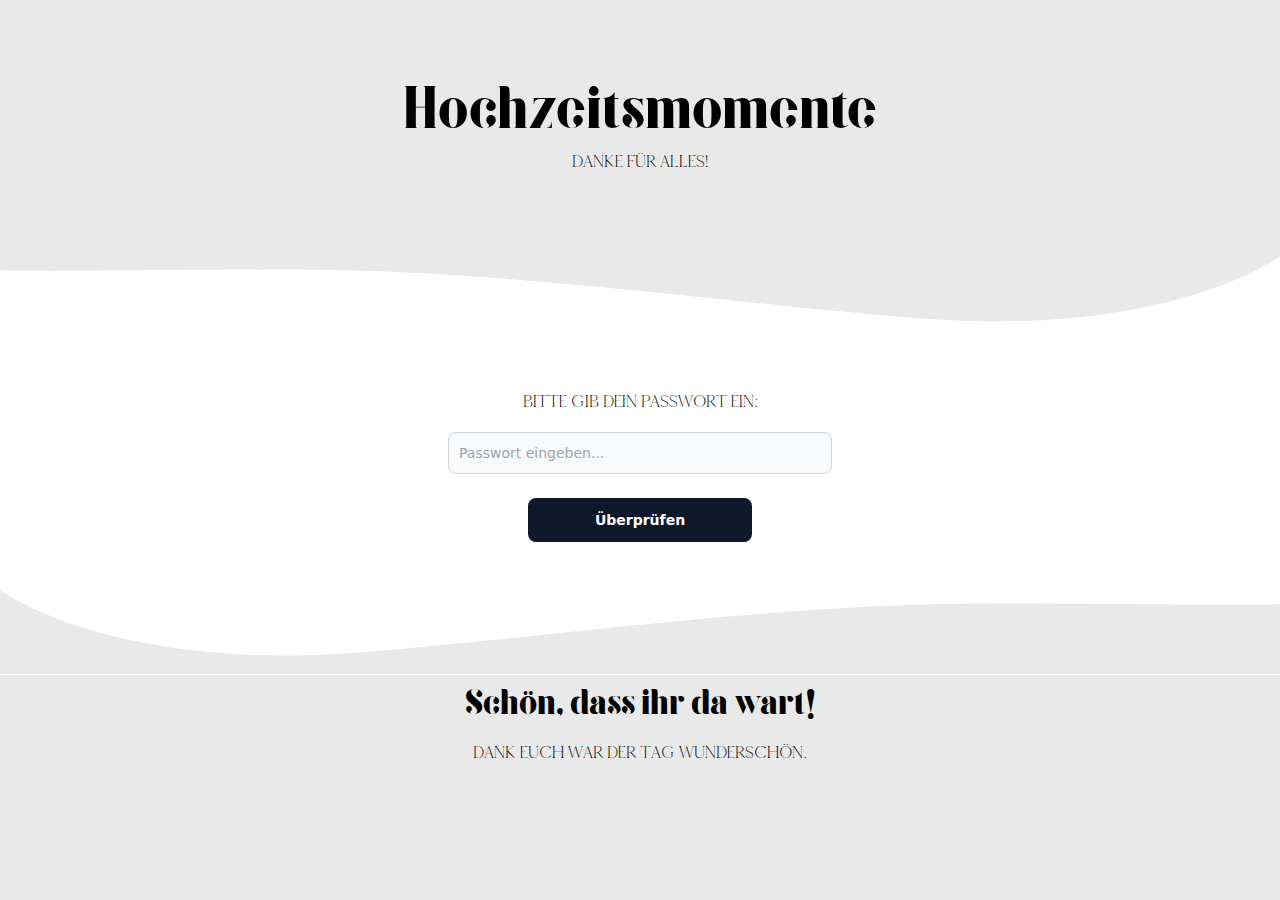
<file: freitag-fotos-fotograf-KsjAHdjHasS.html>
<!doctype html>
<html>
  <head>
    <meta charset="UTF-8">
    <meta name="viewport" content="width=device-width, initial-scale=1.0">

    <script type="text/javascript" src="/assets/jquery-3.3.1.min.js"></script>
    <link href="/assets/nanogallery2.min.css" rel="stylesheet" type="text/css">
    <script type="text/javascript" src="/assets/jquery.nanogallery2.min.js"></script>
    <script src="/assets/tailwind.js"></script>
    <style>
      @font-face {
         font-family: 'goku';
         src: url('/webfonts/Goku.ttf') format('truetype');
         font-weight: normal;
         font-style: normal;
         font-display: swap;
      }

      @font-face {
         font-family: 'Elaris';
         src: url("/webfonts/elaris-regular.otf") format("opentype");
      }

      .goku {
        font-family: goku;
      }

      .elaris {
        font-family: elaris;
      }
   </style>
    <style>
      * {
        box-sizing: border-box;
      }
      body {
        margin: 0;
        background-color: #E9E9E9;
      }
      .header, .footer-content {
        background-color: #E9E9E9;
        border: 0px;
        
      }

      .header .curved-decoration svg:not([class*=bg]) path {
          fill: #fff;
      }

      .footer .curved-decoration svg:not([class*=bg]) path {
          fill: #E9E9E9;
      }

      .footer svg {
        transform: scaleX(-1);
      }

      .footer {
        background-color: white;
      }

      .curved-decoration svg {
        height: auto;
      }

      #wedding-photobox {
        padding: 2px;
        background-color: white;
        border: 0px;
      }

      .bg-box::before {
            content: "";
            background-size: cover;
            background-position: center;
            position: absolute;
            top: 0px;
            right: 0px;
            bottom: 0px;
            left: 0px;
            opacity: 0.5;
            border-radius: 0.75rem;
      }

      #photolist {
        background-color: white;
      }
      
    </style>
  </head>
  <body>

    <div class="header">
      <a href="https://krissiundcarl.de/" class="mt-4 ml-4 relative inline-flex items-center justify-center p-0.5 mb-2 mr-2 overflow-hidden text-sm font-medium text-gray-900 rounded-lg group bg-gradient-to-br from-zinc-400 to-stone-900 group-hover:from-zinc-400 group-hover:to-stone-900 hover:text-white dark:text-white focus:ring-4 focus:outline-none focus:ring-stone-300 dark:focus:ring-stone-800">
        <span class="relative px-5 py-2.5 transition-all ease-in duration-75 bg-white dark:bg-gray-900 rounded-md group-hover:bg-opacity-0">
          ← Zurück
        </span>
      </a>
      <div class="header-content flex flex-col items-center py-12">
        <h1 class="goku text-4xl md:text-6xl pt-8">Fotos von Stephan</h1>
        <h3 class="elaris text-md md:text-lg pt-2 pb-8">Vielen Dank für diese tollen Fotos!</h3>
        <p class="text-md md:text-lg pt-2 mb-8 elaris"><a target="_blank" href="https://photography.steppschuh.net" class="underline">Stephan Schultzs Portfolio</a></p>
        <a class="w-56 inline-flex justify-center rounded-lg text-sm font-semibold py-3 px-4 bg-slate-900 text-white hover:bg-slate-700" href="https://files.krissiundcarl.de/file/carlundkrissi-hochzeit/freitag-fotograf/stephan-fotos.zip" download="fotos-freitag-fotograf.zip" target="_blank">Alle Fotos herunterladen</a>
      </div>
      <div class="curved-decoration">
        <svg width="100%" height="100%" version="1.1" xmlns="http://www.w3.org/2000/svg"
          xmlns:xlink="http://www.w3.org/1999/xlink" x="0px" y="0px" viewBox="0 0 2560 168.6227"
          enable-background="new 0 0 2560 168.6227" xml:space="preserve">
          <g>
          </g>
          <g>
            <path d="M2560,0c0,0-219.6543,165.951-730.788,124.0771c-383.3156-31.4028-827.2138-96.9514-1244.7139-96.9514
                    c-212.5106,0-439,3.5-584.4982,1.5844l0,139.9126h2560V0z"></path>
          </g>
        </svg>
      </div>
    </div>

    <div id="wedding-photobox" class="py-8" data-nanogallery2='{
        "itemsBaseURL": "https://files.krissiundcarl.de/file/carlundkrissi-hochzeit/freitag-fotograf/",
        "thumbnailWidth": "auto",
        "thumbnailBorderVertical": 0,
        "thumbnailBorderHorizontal": 0,
        "thumbnailDisplayTransition": "none",
        "thumbnailLabel": {
          "position": "overImageOnBottom",
          "display": false
        },
        "thumbnailAlignment": "center",
        "displayBreadcrumb": false,
        "breadcrumbAutoHideTopLevel": false,
        "breadcrumbOnlyCurrentLevel": false,
        "thumbnailOpenImage": true,
        "viewerTools": {
          "topRight":  "fullscreenButton, downloadButton, closeButton" 
        }
      }'>

      <a href="interlaced/2023_06_09_hochzeit_krissi_carl_0003.jpg" data-ngthumb="thumbnails/2023_06_09_hochzeit_krissi_carl_0003.jpg.png" data-ngdesc=""></a>
      <a href="interlaced/2023_06_09_hochzeit_krissi_carl_0004.jpg" data-ngthumb="thumbnails/2023_06_09_hochzeit_krissi_carl_0004.jpg.png" data-ngdesc=""></a>
      <a href="interlaced/2023_06_09_hochzeit_krissi_carl_0006.jpg" data-ngthumb="thumbnails/2023_06_09_hochzeit_krissi_carl_0006.jpg.png" data-ngdesc=""></a>
      <a href="interlaced/2023_06_09_hochzeit_krissi_carl_0007.jpg" data-ngthumb="thumbnails/2023_06_09_hochzeit_krissi_carl_0007.jpg.png" data-ngdesc=""></a>
      <a href="interlaced/2023_06_09_hochzeit_krissi_carl_0013.jpg" data-ngthumb="thumbnails/2023_06_09_hochzeit_krissi_carl_0013.jpg.png" data-ngdesc=""></a>
      <a href="interlaced/2023_06_09_hochzeit_krissi_carl_0014.jpg" data-ngthumb="thumbnails/2023_06_09_hochzeit_krissi_carl_0014.jpg.png" data-ngdesc=""></a>
      <a href="interlaced/2023_06_09_hochzeit_krissi_carl_0015.jpg" data-ngthumb="thumbnails/2023_06_09_hochzeit_krissi_carl_0015.jpg.png" data-ngdesc=""></a>
      <a href="interlaced/2023_06_09_hochzeit_krissi_carl_0018.jpg" data-ngthumb="thumbnails/2023_06_09_hochzeit_krissi_carl_0018.jpg.png" data-ngdesc=""></a>
      <a href="interlaced/2023_06_09_hochzeit_krissi_carl_0019.jpg" data-ngthumb="thumbnails/2023_06_09_hochzeit_krissi_carl_0019.jpg.png" data-ngdesc=""></a>
      <a href="interlaced/2023_06_09_hochzeit_krissi_carl_0022.jpg" data-ngthumb="thumbnails/2023_06_09_hochzeit_krissi_carl_0022.jpg.png" data-ngdesc=""></a>
      <a href="interlaced/2023_06_09_hochzeit_krissi_carl_0026.jpg" data-ngthumb="thumbnails/2023_06_09_hochzeit_krissi_carl_0026.jpg.png" data-ngdesc=""></a>
      <a href="interlaced/2023_06_09_hochzeit_krissi_carl_0027.jpg" data-ngthumb="thumbnails/2023_06_09_hochzeit_krissi_carl_0027.jpg.png" data-ngdesc=""></a>
      <a href="interlaced/2023_06_09_hochzeit_krissi_carl_0028.jpg" data-ngthumb="thumbnails/2023_06_09_hochzeit_krissi_carl_0028.jpg.png" data-ngdesc=""></a>
      <a href="interlaced/2023_06_09_hochzeit_krissi_carl_0030.jpg" data-ngthumb="thumbnails/2023_06_09_hochzeit_krissi_carl_0030.jpg.png" data-ngdesc=""></a>
      <a href="interlaced/2023_06_09_hochzeit_krissi_carl_0036.jpg" data-ngthumb="thumbnails/2023_06_09_hochzeit_krissi_carl_0036.jpg.png" data-ngdesc=""></a>
      <a href="interlaced/2023_06_09_hochzeit_krissi_carl_0039.jpg" data-ngthumb="thumbnails/2023_06_09_hochzeit_krissi_carl_0039.jpg.png" data-ngdesc=""></a>
      <a href="interlaced/2023_06_09_hochzeit_krissi_carl_0041.jpg" data-ngthumb="thumbnails/2023_06_09_hochzeit_krissi_carl_0041.jpg.png" data-ngdesc=""></a>
      <a href="interlaced/2023_06_09_hochzeit_krissi_carl_0052.jpg" data-ngthumb="thumbnails/2023_06_09_hochzeit_krissi_carl_0052.jpg.png" data-ngdesc=""></a>
      <a href="interlaced/2023_06_09_hochzeit_krissi_carl_0053.jpg" data-ngthumb="thumbnails/2023_06_09_hochzeit_krissi_carl_0053.jpg.png" data-ngdesc=""></a>
      <a href="interlaced/2023_06_09_hochzeit_krissi_carl_0057.jpg" data-ngthumb="thumbnails/2023_06_09_hochzeit_krissi_carl_0057.jpg.png" data-ngdesc=""></a>
      <a href="interlaced/2023_06_09_hochzeit_krissi_carl_0061.jpg" data-ngthumb="thumbnails/2023_06_09_hochzeit_krissi_carl_0061.jpg.png" data-ngdesc=""></a>
      <a href="interlaced/2023_06_09_hochzeit_krissi_carl_0065.jpg" data-ngthumb="thumbnails/2023_06_09_hochzeit_krissi_carl_0065.jpg.png" data-ngdesc=""></a>
      <a href="interlaced/2023_06_09_hochzeit_krissi_carl_0070.jpg" data-ngthumb="thumbnails/2023_06_09_hochzeit_krissi_carl_0070.jpg.png" data-ngdesc=""></a>
      <a href="interlaced/2023_06_09_hochzeit_krissi_carl_0075.jpg" data-ngthumb="thumbnails/2023_06_09_hochzeit_krissi_carl_0075.jpg.png" data-ngdesc=""></a>
      <a href="interlaced/2023_06_09_hochzeit_krissi_carl_0076.jpg" data-ngthumb="thumbnails/2023_06_09_hochzeit_krissi_carl_0076.jpg.png" data-ngdesc=""></a>
      <a href="interlaced/2023_06_09_hochzeit_krissi_carl_0078.jpg" data-ngthumb="thumbnails/2023_06_09_hochzeit_krissi_carl_0078.jpg.png" data-ngdesc=""></a>
      <a href="interlaced/2023_06_09_hochzeit_krissi_carl_0086.jpg" data-ngthumb="thumbnails/2023_06_09_hochzeit_krissi_carl_0086.jpg.png" data-ngdesc=""></a>
      <a href="interlaced/2023_06_09_hochzeit_krissi_carl_0087.jpg" data-ngthumb="thumbnails/2023_06_09_hochzeit_krissi_carl_0087.jpg.png" data-ngdesc=""></a>
      <a href="interlaced/2023_06_09_hochzeit_krissi_carl_0088.jpg" data-ngthumb="thumbnails/2023_06_09_hochzeit_krissi_carl_0088.jpg.png" data-ngdesc=""></a>
      <a href="interlaced/2023_06_09_hochzeit_krissi_carl_0089.jpg" data-ngthumb="thumbnails/2023_06_09_hochzeit_krissi_carl_0089.jpg.png" data-ngdesc=""></a>
      <a href="interlaced/2023_06_09_hochzeit_krissi_carl_0093.jpg" data-ngthumb="thumbnails/2023_06_09_hochzeit_krissi_carl_0093.jpg.png" data-ngdesc=""></a>
      <a href="interlaced/2023_06_09_hochzeit_krissi_carl_0098.jpg" data-ngthumb="thumbnails/2023_06_09_hochzeit_krissi_carl_0098.jpg.png" data-ngdesc=""></a>
      <a href="interlaced/2023_06_09_hochzeit_krissi_carl_0104.jpg" data-ngthumb="thumbnails/2023_06_09_hochzeit_krissi_carl_0104.jpg.png" data-ngdesc=""></a>
      <a href="interlaced/2023_06_09_hochzeit_krissi_carl_0105.jpg" data-ngthumb="thumbnails/2023_06_09_hochzeit_krissi_carl_0105.jpg.png" data-ngdesc=""></a>
      <a href="interlaced/2023_06_09_hochzeit_krissi_carl_0108.jpg" data-ngthumb="thumbnails/2023_06_09_hochzeit_krissi_carl_0108.jpg.png" data-ngdesc=""></a>
      <a href="interlaced/2023_06_09_hochzeit_krissi_carl_0112.jpg" data-ngthumb="thumbnails/2023_06_09_hochzeit_krissi_carl_0112.jpg.png" data-ngdesc=""></a>
      <a href="interlaced/2023_06_09_hochzeit_krissi_carl_0113.jpg" data-ngthumb="thumbnails/2023_06_09_hochzeit_krissi_carl_0113.jpg.png" data-ngdesc=""></a>
      <a href="interlaced/2023_06_09_hochzeit_krissi_carl_0116.jpg" data-ngthumb="thumbnails/2023_06_09_hochzeit_krissi_carl_0116.jpg.png" data-ngdesc=""></a>
      <a href="interlaced/2023_06_09_hochzeit_krissi_carl_0118.jpg" data-ngthumb="thumbnails/2023_06_09_hochzeit_krissi_carl_0118.jpg.png" data-ngdesc=""></a>
      <a href="interlaced/2023_06_09_hochzeit_krissi_carl_0121.jpg" data-ngthumb="thumbnails/2023_06_09_hochzeit_krissi_carl_0121.jpg.png" data-ngdesc=""></a>
      <a href="interlaced/2023_06_09_hochzeit_krissi_carl_0122.jpg" data-ngthumb="thumbnails/2023_06_09_hochzeit_krissi_carl_0122.jpg.png" data-ngdesc=""></a>
      <a href="interlaced/2023_06_09_hochzeit_krissi_carl_0126.jpg" data-ngthumb="thumbnails/2023_06_09_hochzeit_krissi_carl_0126.jpg.png" data-ngdesc=""></a>
      <a href="interlaced/2023_06_09_hochzeit_krissi_carl_0129.jpg" data-ngthumb="thumbnails/2023_06_09_hochzeit_krissi_carl_0129.jpg.png" data-ngdesc=""></a>
      <a href="interlaced/2023_06_09_hochzeit_krissi_carl_0133.jpg" data-ngthumb="thumbnails/2023_06_09_hochzeit_krissi_carl_0133.jpg.png" data-ngdesc=""></a>
      <a href="interlaced/2023_06_09_hochzeit_krissi_carl_0134.jpg" data-ngthumb="thumbnails/2023_06_09_hochzeit_krissi_carl_0134.jpg.png" data-ngdesc=""></a>
      <a href="interlaced/2023_06_09_hochzeit_krissi_carl_0136.jpg" data-ngthumb="thumbnails/2023_06_09_hochzeit_krissi_carl_0136.jpg.png" data-ngdesc=""></a>
      <a href="interlaced/2023_06_09_hochzeit_krissi_carl_0142.jpg" data-ngthumb="thumbnails/2023_06_09_hochzeit_krissi_carl_0142.jpg.png" data-ngdesc=""></a>
      <a href="interlaced/2023_06_09_hochzeit_krissi_carl_0143.jpg" data-ngthumb="thumbnails/2023_06_09_hochzeit_krissi_carl_0143.jpg.png" data-ngdesc=""></a>
      <a href="interlaced/2023_06_09_hochzeit_krissi_carl_0147.jpg" data-ngthumb="thumbnails/2023_06_09_hochzeit_krissi_carl_0147.jpg.png" data-ngdesc=""></a>
      <a href="interlaced/2023_06_09_hochzeit_krissi_carl_0150.jpg" data-ngthumb="thumbnails/2023_06_09_hochzeit_krissi_carl_0150.jpg.png" data-ngdesc=""></a>
      <a href="interlaced/2023_06_09_hochzeit_krissi_carl_0152.jpg" data-ngthumb="thumbnails/2023_06_09_hochzeit_krissi_carl_0152.jpg.png" data-ngdesc=""></a>
      <a href="interlaced/2023_06_09_hochzeit_krissi_carl_0153.jpg" data-ngthumb="thumbnails/2023_06_09_hochzeit_krissi_carl_0153.jpg.png" data-ngdesc=""></a>
      <a href="interlaced/2023_06_09_hochzeit_krissi_carl_0154.jpg" data-ngthumb="thumbnails/2023_06_09_hochzeit_krissi_carl_0154.jpg.png" data-ngdesc=""></a>
      <a href="interlaced/2023_06_09_hochzeit_krissi_carl_0156.jpg" data-ngthumb="thumbnails/2023_06_09_hochzeit_krissi_carl_0156.jpg.png" data-ngdesc=""></a>
      <a href="interlaced/2023_06_09_hochzeit_krissi_carl_0157.jpg" data-ngthumb="thumbnails/2023_06_09_hochzeit_krissi_carl_0157.jpg.png" data-ngdesc=""></a>
      <a href="interlaced/2023_06_09_hochzeit_krissi_carl_0160.jpg" data-ngthumb="thumbnails/2023_06_09_hochzeit_krissi_carl_0160.jpg.png" data-ngdesc=""></a>
      <a href="interlaced/2023_06_09_hochzeit_krissi_carl_0162.jpg" data-ngthumb="thumbnails/2023_06_09_hochzeit_krissi_carl_0162.jpg.png" data-ngdesc=""></a>
      <a href="interlaced/2023_06_09_hochzeit_krissi_carl_0167.jpg" data-ngthumb="thumbnails/2023_06_09_hochzeit_krissi_carl_0167.jpg.png" data-ngdesc=""></a>
      <a href="interlaced/2023_06_09_hochzeit_krissi_carl_0168.jpg" data-ngthumb="thumbnails/2023_06_09_hochzeit_krissi_carl_0168.jpg.png" data-ngdesc=""></a>
      <a href="interlaced/2023_06_09_hochzeit_krissi_carl_0170.jpg" data-ngthumb="thumbnails/2023_06_09_hochzeit_krissi_carl_0170.jpg.png" data-ngdesc=""></a>
      <a href="interlaced/2023_06_09_hochzeit_krissi_carl_0171.jpg" data-ngthumb="thumbnails/2023_06_09_hochzeit_krissi_carl_0171.jpg.png" data-ngdesc=""></a>
      <a href="interlaced/2023_06_09_hochzeit_krissi_carl_0175.jpg" data-ngthumb="thumbnails/2023_06_09_hochzeit_krissi_carl_0175.jpg.png" data-ngdesc=""></a>
      <a href="interlaced/2023_06_09_hochzeit_krissi_carl_0176.jpg" data-ngthumb="thumbnails/2023_06_09_hochzeit_krissi_carl_0176.jpg.png" data-ngdesc=""></a>
      <a href="interlaced/2023_06_09_hochzeit_krissi_carl_0184.jpg" data-ngthumb="thumbnails/2023_06_09_hochzeit_krissi_carl_0184.jpg.png" data-ngdesc=""></a>
      <a href="interlaced/2023_06_09_hochzeit_krissi_carl_0188.jpg" data-ngthumb="thumbnails/2023_06_09_hochzeit_krissi_carl_0188.jpg.png" data-ngdesc=""></a>
      <a href="interlaced/2023_06_09_hochzeit_krissi_carl_0190.jpg" data-ngthumb="thumbnails/2023_06_09_hochzeit_krissi_carl_0190.jpg.png" data-ngdesc=""></a>
      <a href="interlaced/2023_06_09_hochzeit_krissi_carl_0191.jpg" data-ngthumb="thumbnails/2023_06_09_hochzeit_krissi_carl_0191.jpg.png" data-ngdesc=""></a>
      <a href="interlaced/2023_06_09_hochzeit_krissi_carl_0193.jpg" data-ngthumb="thumbnails/2023_06_09_hochzeit_krissi_carl_0193.jpg.png" data-ngdesc=""></a>
      <a href="interlaced/2023_06_09_hochzeit_krissi_carl_0194.jpg" data-ngthumb="thumbnails/2023_06_09_hochzeit_krissi_carl_0194.jpg.png" data-ngdesc=""></a>
      <a href="interlaced/2023_06_09_hochzeit_krissi_carl_0195.jpg" data-ngthumb="thumbnails/2023_06_09_hochzeit_krissi_carl_0195.jpg.png" data-ngdesc=""></a>
      <a href="interlaced/2023_06_09_hochzeit_krissi_carl_0198.jpg" data-ngthumb="thumbnails/2023_06_09_hochzeit_krissi_carl_0198.jpg.png" data-ngdesc=""></a>
      <a href="interlaced/2023_06_09_hochzeit_krissi_carl_0202.jpg" data-ngthumb="thumbnails/2023_06_09_hochzeit_krissi_carl_0202.jpg.png" data-ngdesc=""></a>
      <a href="interlaced/2023_06_09_hochzeit_krissi_carl_0204.jpg" data-ngthumb="thumbnails/2023_06_09_hochzeit_krissi_carl_0204.jpg.png" data-ngdesc=""></a>
      <a href="interlaced/2023_06_09_hochzeit_krissi_carl_0207.jpg" data-ngthumb="thumbnails/2023_06_09_hochzeit_krissi_carl_0207.jpg.png" data-ngdesc=""></a>
      <a href="interlaced/2023_06_09_hochzeit_krissi_carl_0208.jpg" data-ngthumb="thumbnails/2023_06_09_hochzeit_krissi_carl_0208.jpg.png" data-ngdesc=""></a>
      <a href="interlaced/2023_06_09_hochzeit_krissi_carl_0214.jpg" data-ngthumb="thumbnails/2023_06_09_hochzeit_krissi_carl_0214.jpg.png" data-ngdesc=""></a>
      <a href="interlaced/2023_06_09_hochzeit_krissi_carl_0215.jpg" data-ngthumb="thumbnails/2023_06_09_hochzeit_krissi_carl_0215.jpg.png" data-ngdesc=""></a>
      <a href="interlaced/2023_06_09_hochzeit_krissi_carl_0219.jpg" data-ngthumb="thumbnails/2023_06_09_hochzeit_krissi_carl_0219.jpg.png" data-ngdesc=""></a>
      <a href="interlaced/2023_06_09_hochzeit_krissi_carl_0223.jpg" data-ngthumb="thumbnails/2023_06_09_hochzeit_krissi_carl_0223.jpg.png" data-ngdesc=""></a>
      <a href="interlaced/2023_06_09_hochzeit_krissi_carl_0227.jpg" data-ngthumb="thumbnails/2023_06_09_hochzeit_krissi_carl_0227.jpg.png" data-ngdesc=""></a>
      <a href="interlaced/2023_06_09_hochzeit_krissi_carl_0229.jpg" data-ngthumb="thumbnails/2023_06_09_hochzeit_krissi_carl_0229.jpg.png" data-ngdesc=""></a>
      <a href="interlaced/2023_06_09_hochzeit_krissi_carl_0237.jpg" data-ngthumb="thumbnails/2023_06_09_hochzeit_krissi_carl_0237.jpg.png" data-ngdesc=""></a>
      <a href="interlaced/2023_06_09_hochzeit_krissi_carl_0241.jpg" data-ngthumb="thumbnails/2023_06_09_hochzeit_krissi_carl_0241.jpg.png" data-ngdesc=""></a>
      <a href="interlaced/2023_06_09_hochzeit_krissi_carl_0246.jpg" data-ngthumb="thumbnails/2023_06_09_hochzeit_krissi_carl_0246.jpg.png" data-ngdesc=""></a>
      <a href="interlaced/2023_06_09_hochzeit_krissi_carl_0255.jpg" data-ngthumb="thumbnails/2023_06_09_hochzeit_krissi_carl_0255.jpg.png" data-ngdesc=""></a>
      <a href="interlaced/2023_06_09_hochzeit_krissi_carl_0256.jpg" data-ngthumb="thumbnails/2023_06_09_hochzeit_krissi_carl_0256.jpg.png" data-ngdesc=""></a>
      <a href="interlaced/2023_06_09_hochzeit_krissi_carl_0262.jpg" data-ngthumb="thumbnails/2023_06_09_hochzeit_krissi_carl_0262.jpg.png" data-ngdesc=""></a>
      <a href="interlaced/2023_06_09_hochzeit_krissi_carl_0263.jpg" data-ngthumb="thumbnails/2023_06_09_hochzeit_krissi_carl_0263.jpg.png" data-ngdesc=""></a>
      <a href="interlaced/2023_06_09_hochzeit_krissi_carl_0268.jpg" data-ngthumb="thumbnails/2023_06_09_hochzeit_krissi_carl_0268.jpg.png" data-ngdesc=""></a>
      <a href="interlaced/2023_06_09_hochzeit_krissi_carl_0271.jpg" data-ngthumb="thumbnails/2023_06_09_hochzeit_krissi_carl_0271.jpg.png" data-ngdesc=""></a>
      <a href="interlaced/2023_06_09_hochzeit_krissi_carl_0273.jpg" data-ngthumb="thumbnails/2023_06_09_hochzeit_krissi_carl_0273.jpg.png" data-ngdesc=""></a>
      <a href="interlaced/2023_06_09_hochzeit_krissi_carl_0275.jpg" data-ngthumb="thumbnails/2023_06_09_hochzeit_krissi_carl_0275.jpg.png" data-ngdesc=""></a>
      <a href="interlaced/2023_06_09_hochzeit_krissi_carl_0276.jpg" data-ngthumb="thumbnails/2023_06_09_hochzeit_krissi_carl_0276.jpg.png" data-ngdesc=""></a>
      <a href="interlaced/2023_06_09_hochzeit_krissi_carl_0278.jpg" data-ngthumb="thumbnails/2023_06_09_hochzeit_krissi_carl_0278.jpg.png" data-ngdesc=""></a>
      <a href="interlaced/2023_06_09_hochzeit_krissi_carl_0279.jpg" data-ngthumb="thumbnails/2023_06_09_hochzeit_krissi_carl_0279.jpg.png" data-ngdesc=""></a>
      <a href="interlaced/2023_06_09_hochzeit_krissi_carl_0283.jpg" data-ngthumb="thumbnails/2023_06_09_hochzeit_krissi_carl_0283.jpg.png" data-ngdesc=""></a>
      <a href="interlaced/2023_06_09_hochzeit_krissi_carl_0289.jpg" data-ngthumb="thumbnails/2023_06_09_hochzeit_krissi_carl_0289.jpg.png" data-ngdesc=""></a>
      <a href="interlaced/2023_06_09_hochzeit_krissi_carl_0292.jpg" data-ngthumb="thumbnails/2023_06_09_hochzeit_krissi_carl_0292.jpg.png" data-ngdesc=""></a>
      <a href="interlaced/2023_06_09_hochzeit_krissi_carl_0306.jpg" data-ngthumb="thumbnails/2023_06_09_hochzeit_krissi_carl_0306.jpg.png" data-ngdesc=""></a>
      <a href="interlaced/2023_06_09_hochzeit_krissi_carl_0311.jpg" data-ngthumb="thumbnails/2023_06_09_hochzeit_krissi_carl_0311.jpg.png" data-ngdesc=""></a>
      <a href="interlaced/2023_06_09_hochzeit_krissi_carl_0318.jpg" data-ngthumb="thumbnails/2023_06_09_hochzeit_krissi_carl_0318.jpg.png" data-ngdesc=""></a>
      <a href="interlaced/2023_06_09_hochzeit_krissi_carl_0322.jpg" data-ngthumb="thumbnails/2023_06_09_hochzeit_krissi_carl_0322.jpg.png" data-ngdesc=""></a>
      <a href="interlaced/2023_06_09_hochzeit_krissi_carl_0337.jpg" data-ngthumb="thumbnails/2023_06_09_hochzeit_krissi_carl_0337.jpg.png" data-ngdesc=""></a>
      <a href="interlaced/2023_06_09_hochzeit_krissi_carl_0341.jpg" data-ngthumb="thumbnails/2023_06_09_hochzeit_krissi_carl_0341.jpg.png" data-ngdesc=""></a>
      <a href="interlaced/2023_06_09_hochzeit_krissi_carl_0356.jpg" data-ngthumb="thumbnails/2023_06_09_hochzeit_krissi_carl_0356.jpg.png" data-ngdesc=""></a>
      <a href="interlaced/2023_06_09_hochzeit_krissi_carl_0364.jpg" data-ngthumb="thumbnails/2023_06_09_hochzeit_krissi_carl_0364.jpg.png" data-ngdesc=""></a>
      <a href="interlaced/2023_06_09_hochzeit_krissi_carl_0366.jpg" data-ngthumb="thumbnails/2023_06_09_hochzeit_krissi_carl_0366.jpg.png" data-ngdesc=""></a>
      <a href="interlaced/2023_06_09_hochzeit_krissi_carl_0371.jpg" data-ngthumb="thumbnails/2023_06_09_hochzeit_krissi_carl_0371.jpg.png" data-ngdesc=""></a>
      <a href="interlaced/2023_06_09_hochzeit_krissi_carl_0373.jpg" data-ngthumb="thumbnails/2023_06_09_hochzeit_krissi_carl_0373.jpg.png" data-ngdesc=""></a>
      <a href="interlaced/2023_06_09_hochzeit_krissi_carl_0376.jpg" data-ngthumb="thumbnails/2023_06_09_hochzeit_krissi_carl_0376.jpg.png" data-ngdesc=""></a>
      <a href="interlaced/2023_06_09_hochzeit_krissi_carl_0380.jpg" data-ngthumb="thumbnails/2023_06_09_hochzeit_krissi_carl_0380.jpg.png" data-ngdesc=""></a>
      <a href="interlaced/2023_06_09_hochzeit_krissi_carl_0381.jpg" data-ngthumb="thumbnails/2023_06_09_hochzeit_krissi_carl_0381.jpg.png" data-ngdesc=""></a>
      <a href="interlaced/2023_06_09_hochzeit_krissi_carl_0394.jpg" data-ngthumb="thumbnails/2023_06_09_hochzeit_krissi_carl_0394.jpg.png" data-ngdesc=""></a>
      <a href="interlaced/2023_06_09_hochzeit_krissi_carl_0395.jpg" data-ngthumb="thumbnails/2023_06_09_hochzeit_krissi_carl_0395.jpg.png" data-ngdesc=""></a>
      <a href="interlaced/2023_06_09_hochzeit_krissi_carl_0409.jpg" data-ngthumb="thumbnails/2023_06_09_hochzeit_krissi_carl_0409.jpg.png" data-ngdesc=""></a>
      <a href="interlaced/2023_06_09_hochzeit_krissi_carl_0413.jpg" data-ngthumb="thumbnails/2023_06_09_hochzeit_krissi_carl_0413.jpg.png" data-ngdesc=""></a>
      <a href="interlaced/2023_06_09_hochzeit_krissi_carl_0419.jpg" data-ngthumb="thumbnails/2023_06_09_hochzeit_krissi_carl_0419.jpg.png" data-ngdesc=""></a>
      <a href="interlaced/2023_06_09_hochzeit_krissi_carl_0423.jpg" data-ngthumb="thumbnails/2023_06_09_hochzeit_krissi_carl_0423.jpg.png" data-ngdesc=""></a>
      <a href="interlaced/2023_06_09_hochzeit_krissi_carl_0425.jpg" data-ngthumb="thumbnails/2023_06_09_hochzeit_krissi_carl_0425.jpg.png" data-ngdesc=""></a>
      <a href="interlaced/2023_06_09_hochzeit_krissi_carl_0426.jpg" data-ngthumb="thumbnails/2023_06_09_hochzeit_krissi_carl_0426.jpg.png" data-ngdesc=""></a>
      <a href="interlaced/2023_06_09_hochzeit_krissi_carl_0431.jpg" data-ngthumb="thumbnails/2023_06_09_hochzeit_krissi_carl_0431.jpg.png" data-ngdesc=""></a>
      <a href="interlaced/2023_06_09_hochzeit_krissi_carl_0433.jpg" data-ngthumb="thumbnails/2023_06_09_hochzeit_krissi_carl_0433.jpg.png" data-ngdesc=""></a>
      <a href="interlaced/2023_06_09_hochzeit_krissi_carl_0436.jpg" data-ngthumb="thumbnails/2023_06_09_hochzeit_krissi_carl_0436.jpg.png" data-ngdesc=""></a>
      <a href="interlaced/2023_06_09_hochzeit_krissi_carl_0440.jpg" data-ngthumb="thumbnails/2023_06_09_hochzeit_krissi_carl_0440.jpg.png" data-ngdesc=""></a>
      <a href="interlaced/2023_06_09_hochzeit_krissi_carl_0452.jpg" data-ngthumb="thumbnails/2023_06_09_hochzeit_krissi_carl_0452.jpg.png" data-ngdesc=""></a>
      <a href="interlaced/2023_06_09_hochzeit_krissi_carl_0456.jpg" data-ngthumb="thumbnails/2023_06_09_hochzeit_krissi_carl_0456.jpg.png" data-ngdesc=""></a>
      <a href="interlaced/2023_06_09_hochzeit_krissi_carl_0458.jpg" data-ngthumb="thumbnails/2023_06_09_hochzeit_krissi_carl_0458.jpg.png" data-ngdesc=""></a>
      <a href="interlaced/2023_06_09_hochzeit_krissi_carl_0461.jpg" data-ngthumb="thumbnails/2023_06_09_hochzeit_krissi_carl_0461.jpg.png" data-ngdesc=""></a>
      <a href="interlaced/2023_06_09_hochzeit_krissi_carl_0463.jpg" data-ngthumb="thumbnails/2023_06_09_hochzeit_krissi_carl_0463.jpg.png" data-ngdesc=""></a>
      <a href="interlaced/2023_06_09_hochzeit_krissi_carl_0464.jpg" data-ngthumb="thumbnails/2023_06_09_hochzeit_krissi_carl_0464.jpg.png" data-ngdesc=""></a>
      <a href="interlaced/2023_06_09_hochzeit_krissi_carl_0466.jpg" data-ngthumb="thumbnails/2023_06_09_hochzeit_krissi_carl_0466.jpg.png" data-ngdesc=""></a>
      <a href="interlaced/2023_06_09_hochzeit_krissi_carl_0476.jpg" data-ngthumb="thumbnails/2023_06_09_hochzeit_krissi_carl_0476.jpg.png" data-ngdesc=""></a>
      <a href="interlaced/2023_06_09_hochzeit_krissi_carl_0477.jpg" data-ngthumb="thumbnails/2023_06_09_hochzeit_krissi_carl_0477.jpg.png" data-ngdesc=""></a>
      <a href="interlaced/2023_06_09_hochzeit_krissi_carl_0478.jpg" data-ngthumb="thumbnails/2023_06_09_hochzeit_krissi_carl_0478.jpg.png" data-ngdesc=""></a>
      <a href="interlaced/2023_06_09_hochzeit_krissi_carl_0482.jpg" data-ngthumb="thumbnails/2023_06_09_hochzeit_krissi_carl_0482.jpg.png" data-ngdesc=""></a>
      <a href="interlaced/2023_06_09_hochzeit_krissi_carl_0491.jpg" data-ngthumb="thumbnails/2023_06_09_hochzeit_krissi_carl_0491.jpg.png" data-ngdesc=""></a>
      <a href="interlaced/2023_06_09_hochzeit_krissi_carl_0495.jpg" data-ngthumb="thumbnails/2023_06_09_hochzeit_krissi_carl_0495.jpg.png" data-ngdesc=""></a>
      <a href="interlaced/2023_06_09_hochzeit_krissi_carl_0497.jpg" data-ngthumb="thumbnails/2023_06_09_hochzeit_krissi_carl_0497.jpg.png" data-ngdesc=""></a>
      <a href="interlaced/2023_06_09_hochzeit_krissi_carl_0498.jpg" data-ngthumb="thumbnails/2023_06_09_hochzeit_krissi_carl_0498.jpg.png" data-ngdesc=""></a>
      <a href="interlaced/2023_06_09_hochzeit_krissi_carl_0505.jpg" data-ngthumb="thumbnails/2023_06_09_hochzeit_krissi_carl_0505.jpg.png" data-ngdesc=""></a>
      <a href="interlaced/2023_06_09_hochzeit_krissi_carl_0508.jpg" data-ngthumb="thumbnails/2023_06_09_hochzeit_krissi_carl_0508.jpg.png" data-ngdesc=""></a>
      <a href="interlaced/2023_06_09_hochzeit_krissi_carl_0511.jpg" data-ngthumb="thumbnails/2023_06_09_hochzeit_krissi_carl_0511.jpg.png" data-ngdesc=""></a>
      <a href="interlaced/2023_06_09_hochzeit_krissi_carl_0516.jpg" data-ngthumb="thumbnails/2023_06_09_hochzeit_krissi_carl_0516.jpg.png" data-ngdesc=""></a>
      <a href="interlaced/2023_06_09_hochzeit_krissi_carl_0521.jpg" data-ngthumb="thumbnails/2023_06_09_hochzeit_krissi_carl_0521.jpg.png" data-ngdesc=""></a>
      <a href="interlaced/2023_06_09_hochzeit_krissi_carl_0525.jpg" data-ngthumb="thumbnails/2023_06_09_hochzeit_krissi_carl_0525.jpg.png" data-ngdesc=""></a>
      <a href="interlaced/2023_06_09_hochzeit_krissi_carl_0527.jpg" data-ngthumb="thumbnails/2023_06_09_hochzeit_krissi_carl_0527.jpg.png" data-ngdesc=""></a>
      <a href="interlaced/2023_06_09_hochzeit_krissi_carl_0528.jpg" data-ngthumb="thumbnails/2023_06_09_hochzeit_krissi_carl_0528.jpg.png" data-ngdesc=""></a>
      <a href="interlaced/2023_06_09_hochzeit_krissi_carl_0531.jpg" data-ngthumb="thumbnails/2023_06_09_hochzeit_krissi_carl_0531.jpg.png" data-ngdesc=""></a>
      <a href="interlaced/2023_06_09_hochzeit_krissi_carl_0539.jpg" data-ngthumb="thumbnails/2023_06_09_hochzeit_krissi_carl_0539.jpg.png" data-ngdesc=""></a>
      <a href="interlaced/2023_06_09_hochzeit_krissi_carl_0544.jpg" data-ngthumb="thumbnails/2023_06_09_hochzeit_krissi_carl_0544.jpg.png" data-ngdesc=""></a>
      <a href="interlaced/2023_06_09_hochzeit_krissi_carl_0549.jpg" data-ngthumb="thumbnails/2023_06_09_hochzeit_krissi_carl_0549.jpg.png" data-ngdesc=""></a>
      <a href="interlaced/2023_06_09_hochzeit_krissi_carl_0552.jpg" data-ngthumb="thumbnails/2023_06_09_hochzeit_krissi_carl_0552.jpg.png" data-ngdesc=""></a>
      <a href="interlaced/2023_06_09_hochzeit_krissi_carl_0559.jpg" data-ngthumb="thumbnails/2023_06_09_hochzeit_krissi_carl_0559.jpg.png" data-ngdesc=""></a>
      <a href="interlaced/2023_06_09_hochzeit_krissi_carl_0564.jpg" data-ngthumb="thumbnails/2023_06_09_hochzeit_krissi_carl_0564.jpg.png" data-ngdesc=""></a>
      <a href="interlaced/2023_06_09_hochzeit_krissi_carl_0565.jpg" data-ngthumb="thumbnails/2023_06_09_hochzeit_krissi_carl_0565.jpg.png" data-ngdesc=""></a>
      <a href="interlaced/2023_06_09_hochzeit_krissi_carl_0567.jpg" data-ngthumb="thumbnails/2023_06_09_hochzeit_krissi_carl_0567.jpg.png" data-ngdesc=""></a>
      <a href="interlaced/2023_06_09_hochzeit_krissi_carl_0576.jpg" data-ngthumb="thumbnails/2023_06_09_hochzeit_krissi_carl_0576.jpg.png" data-ngdesc=""></a>
      <a href="interlaced/2023_06_09_hochzeit_krissi_carl_0580.jpg" data-ngthumb="thumbnails/2023_06_09_hochzeit_krissi_carl_0580.jpg.png" data-ngdesc=""></a>
      <a href="interlaced/2023_06_09_hochzeit_krissi_carl_0588.jpg" data-ngthumb="thumbnails/2023_06_09_hochzeit_krissi_carl_0588.jpg.png" data-ngdesc=""></a>
      <a href="interlaced/2023_06_09_hochzeit_krissi_carl_0591.jpg" data-ngthumb="thumbnails/2023_06_09_hochzeit_krissi_carl_0591.jpg.png" data-ngdesc=""></a>
      <a href="interlaced/2023_06_09_hochzeit_krissi_carl_0593.jpg" data-ngthumb="thumbnails/2023_06_09_hochzeit_krissi_carl_0593.jpg.png" data-ngdesc=""></a>
      <a href="interlaced/2023_06_09_hochzeit_krissi_carl_0605.jpg" data-ngthumb="thumbnails/2023_06_09_hochzeit_krissi_carl_0605.jpg.png" data-ngdesc=""></a>
      <a href="interlaced/2023_06_09_hochzeit_krissi_carl_0608.jpg" data-ngthumb="thumbnails/2023_06_09_hochzeit_krissi_carl_0608.jpg.png" data-ngdesc=""></a>
      <a href="interlaced/2023_06_09_hochzeit_krissi_carl_0611.jpg" data-ngthumb="thumbnails/2023_06_09_hochzeit_krissi_carl_0611.jpg.png" data-ngdesc=""></a>
      <a href="interlaced/2023_06_09_hochzeit_krissi_carl_0612.jpg" data-ngthumb="thumbnails/2023_06_09_hochzeit_krissi_carl_0612.jpg.png" data-ngdesc=""></a>
      <a href="interlaced/2023_06_09_hochzeit_krissi_carl_0618.jpg" data-ngthumb="thumbnails/2023_06_09_hochzeit_krissi_carl_0618.jpg.png" data-ngdesc=""></a>
      <a href="interlaced/2023_06_09_hochzeit_krissi_carl_0628.jpg" data-ngthumb="thumbnails/2023_06_09_hochzeit_krissi_carl_0628.jpg.png" data-ngdesc=""></a>
      <a href="interlaced/2023_06_09_hochzeit_krissi_carl_0631.jpg" data-ngthumb="thumbnails/2023_06_09_hochzeit_krissi_carl_0631.jpg.png" data-ngdesc=""></a>
      <a href="interlaced/2023_06_09_hochzeit_krissi_carl_0633.jpg" data-ngthumb="thumbnails/2023_06_09_hochzeit_krissi_carl_0633.jpg.png" data-ngdesc=""></a>
      <a href="interlaced/2023_06_09_hochzeit_krissi_carl_0637.jpg" data-ngthumb="thumbnails/2023_06_09_hochzeit_krissi_carl_0637.jpg.png" data-ngdesc=""></a>
      <a href="interlaced/2023_06_09_hochzeit_krissi_carl_0640.jpg" data-ngthumb="thumbnails/2023_06_09_hochzeit_krissi_carl_0640.jpg.png" data-ngdesc=""></a>
      <a href="interlaced/2023_06_09_hochzeit_krissi_carl_0644-Enhanced-NR.jpg" data-ngthumb="thumbnails/2023_06_09_hochzeit_krissi_carl_0644-Enhanced-NR.jpg.png" data-ngdesc=""></a>
      <a href="interlaced/2023_06_09_hochzeit_krissi_carl_0649.jpg" data-ngthumb="thumbnails/2023_06_09_hochzeit_krissi_carl_0649.jpg.png" data-ngdesc=""></a>
      <a href="interlaced/2023_06_09_hochzeit_krissi_carl_0671.jpg" data-ngthumb="thumbnails/2023_06_09_hochzeit_krissi_carl_0671.jpg.png" data-ngdesc=""></a>
      <a href="interlaced/2023_06_09_hochzeit_krissi_carl_0672.jpg" data-ngthumb="thumbnails/2023_06_09_hochzeit_krissi_carl_0672.jpg.png" data-ngdesc=""></a>
      <a href="interlaced/2023_06_09_hochzeit_krissi_carl_0689.jpg" data-ngthumb="thumbnails/2023_06_09_hochzeit_krissi_carl_0689.jpg.png" data-ngdesc=""></a>
      <a href="interlaced/2023_06_09_hochzeit_krissi_carl_0696.jpg" data-ngthumb="thumbnails/2023_06_09_hochzeit_krissi_carl_0696.jpg.png" data-ngdesc=""></a>
      <a href="interlaced/2023_06_09_hochzeit_krissi_carl_0700.jpg" data-ngthumb="thumbnails/2023_06_09_hochzeit_krissi_carl_0700.jpg.png" data-ngdesc=""></a>
      <a href="interlaced/2023_06_09_hochzeit_krissi_carl_0703.jpg" data-ngthumb="thumbnails/2023_06_09_hochzeit_krissi_carl_0703.jpg.png" data-ngdesc=""></a>
      <a href="interlaced/2023_06_09_hochzeit_krissi_carl_0713.jpg" data-ngthumb="thumbnails/2023_06_09_hochzeit_krissi_carl_0713.jpg.png" data-ngdesc=""></a>
      <a href="interlaced/2023_06_09_hochzeit_krissi_carl_0716.jpg" data-ngthumb="thumbnails/2023_06_09_hochzeit_krissi_carl_0716.jpg.png" data-ngdesc=""></a>
      <a href="interlaced/2023_06_09_hochzeit_krissi_carl_0725.jpg" data-ngthumb="thumbnails/2023_06_09_hochzeit_krissi_carl_0725.jpg.png" data-ngdesc=""></a>
      <a href="interlaced/2023_06_09_hochzeit_krissi_carl_0736.jpg" data-ngthumb="thumbnails/2023_06_09_hochzeit_krissi_carl_0736.jpg.png" data-ngdesc=""></a>
      <a href="interlaced/2023_06_09_hochzeit_krissi_carl_0739.jpg" data-ngthumb="thumbnails/2023_06_09_hochzeit_krissi_carl_0739.jpg.png" data-ngdesc=""></a>
      <a href="interlaced/2023_06_09_hochzeit_krissi_carl_0741.jpg" data-ngthumb="thumbnails/2023_06_09_hochzeit_krissi_carl_0741.jpg.png" data-ngdesc=""></a>
      <a href="interlaced/2023_06_09_hochzeit_krissi_carl_0750.jpg" data-ngthumb="thumbnails/2023_06_09_hochzeit_krissi_carl_0750.jpg.png" data-ngdesc=""></a>
      <a href="interlaced/2023_06_09_hochzeit_krissi_carl_0754.jpg" data-ngthumb="thumbnails/2023_06_09_hochzeit_krissi_carl_0754.jpg.png" data-ngdesc=""></a>
      <a href="interlaced/2023_06_09_hochzeit_krissi_carl_0762.jpg" data-ngthumb="thumbnails/2023_06_09_hochzeit_krissi_carl_0762.jpg.png" data-ngdesc=""></a>
      <a href="interlaced/2023_06_09_hochzeit_krissi_carl_0769.jpg" data-ngthumb="thumbnails/2023_06_09_hochzeit_krissi_carl_0769.jpg.png" data-ngdesc=""></a>
      <a href="interlaced/2023_06_09_hochzeit_krissi_carl_0771.jpg" data-ngthumb="thumbnails/2023_06_09_hochzeit_krissi_carl_0771.jpg.png" data-ngdesc=""></a>
      <a href="interlaced/2023_06_09_hochzeit_krissi_carl_0774.jpg" data-ngthumb="thumbnails/2023_06_09_hochzeit_krissi_carl_0774.jpg.png" data-ngdesc=""></a>
      <a href="interlaced/2023_06_09_hochzeit_krissi_carl_0778.jpg" data-ngthumb="thumbnails/2023_06_09_hochzeit_krissi_carl_0778.jpg.png" data-ngdesc=""></a>
      <a href="interlaced/2023_06_09_hochzeit_krissi_carl_0783.jpg" data-ngthumb="thumbnails/2023_06_09_hochzeit_krissi_carl_0783.jpg.png" data-ngdesc=""></a>
      <a href="interlaced/2023_06_09_hochzeit_krissi_carl_0791.jpg" data-ngthumb="thumbnails/2023_06_09_hochzeit_krissi_carl_0791.jpg.png" data-ngdesc=""></a>
      <a href="interlaced/2023_06_09_hochzeit_krissi_carl_0796.jpg" data-ngthumb="thumbnails/2023_06_09_hochzeit_krissi_carl_0796.jpg.png" data-ngdesc=""></a>
      <a href="interlaced/2023_06_09_hochzeit_krissi_carl_0807.jpg" data-ngthumb="thumbnails/2023_06_09_hochzeit_krissi_carl_0807.jpg.png" data-ngdesc=""></a>
      <a href="interlaced/2023_06_09_hochzeit_krissi_carl_0808.jpg" data-ngthumb="thumbnails/2023_06_09_hochzeit_krissi_carl_0808.jpg.png" data-ngdesc=""></a>
      <a href="interlaced/2023_06_09_hochzeit_krissi_carl_0810.jpg" data-ngthumb="thumbnails/2023_06_09_hochzeit_krissi_carl_0810.jpg.png" data-ngdesc=""></a>
      <a href="interlaced/2023_06_09_hochzeit_krissi_carl_0818.jpg" data-ngthumb="thumbnails/2023_06_09_hochzeit_krissi_carl_0818.jpg.png" data-ngdesc=""></a>
      <a href="interlaced/2023_06_09_hochzeit_krissi_carl_0820.jpg" data-ngthumb="thumbnails/2023_06_09_hochzeit_krissi_carl_0820.jpg.png" data-ngdesc=""></a>
      <a href="interlaced/2023_06_09_hochzeit_krissi_carl_0823-2.jpg" data-ngthumb="thumbnails/2023_06_09_hochzeit_krissi_carl_0823-2.jpg.png" data-ngdesc=""></a>
      <a href="interlaced/2023_06_09_hochzeit_krissi_carl_0829-2.jpg" data-ngthumb="thumbnails/2023_06_09_hochzeit_krissi_carl_0829-2.jpg.png" data-ngdesc=""></a>
      <a href="interlaced/2023_06_09_hochzeit_krissi_carl_0834.jpg" data-ngthumb="thumbnails/2023_06_09_hochzeit_krissi_carl_0834.jpg.png" data-ngdesc=""></a>
      <a href="interlaced/2023_06_09_hochzeit_krissi_carl_0837.jpg" data-ngthumb="thumbnails/2023_06_09_hochzeit_krissi_carl_0837.jpg.png" data-ngdesc=""></a>
      <a href="interlaced/2023_06_09_hochzeit_krissi_carl_0844-2.jpg" data-ngthumb="thumbnails/2023_06_09_hochzeit_krissi_carl_0844-2.jpg.png" data-ngdesc=""></a>
      <a href="interlaced/2023_06_09_hochzeit_krissi_carl_0847-2.jpg" data-ngthumb="thumbnails/2023_06_09_hochzeit_krissi_carl_0847-2.jpg.png" data-ngdesc=""></a>
      <a href="interlaced/2023_06_09_hochzeit_krissi_carl_0849-2.jpg" data-ngthumb="thumbnails/2023_06_09_hochzeit_krissi_carl_0849-2.jpg.png" data-ngdesc=""></a>
      <a href="interlaced/2023_06_09_hochzeit_krissi_carl_0852.jpg" data-ngthumb="thumbnails/2023_06_09_hochzeit_krissi_carl_0852.jpg.png" data-ngdesc=""></a>
      <a href="interlaced/2023_06_09_hochzeit_krissi_carl_0853.jpg" data-ngthumb="thumbnails/2023_06_09_hochzeit_krissi_carl_0853.jpg.png" data-ngdesc=""></a>
      <a href="interlaced/2023_06_09_hochzeit_krissi_carl_0860.jpg" data-ngthumb="thumbnails/2023_06_09_hochzeit_krissi_carl_0860.jpg.png" data-ngdesc=""></a>
      <a href="interlaced/2023_06_09_hochzeit_krissi_carl_0864.jpg" data-ngthumb="thumbnails/2023_06_09_hochzeit_krissi_carl_0864.jpg.png" data-ngdesc=""></a>
      <a href="interlaced/2023_06_09_hochzeit_krissi_carl_0872.jpg" data-ngthumb="thumbnails/2023_06_09_hochzeit_krissi_carl_0872.jpg.png" data-ngdesc=""></a>
      <a href="interlaced/2023_06_09_hochzeit_krissi_carl_0874-Enhanced-NR.jpg" data-ngthumb="thumbnails/2023_06_09_hochzeit_krissi_carl_0874-Enhanced-NR.jpg.png" data-ngdesc=""></a>
      <a href="interlaced/2023_06_09_hochzeit_krissi_carl_0875-Enhanced-NR.jpg" data-ngthumb="thumbnails/2023_06_09_hochzeit_krissi_carl_0875-Enhanced-NR.jpg.png" data-ngdesc=""></a>
      <a href="interlaced/2023_06_09_hochzeit_krissi_carl_0877-Enhanced-NR.jpg" data-ngthumb="thumbnails/2023_06_09_hochzeit_krissi_carl_0877-Enhanced-NR.jpg.png" data-ngdesc=""></a>
      <a href="interlaced/2023_06_09_hochzeit_krissi_carl_0889-Enhanced-NR.jpg" data-ngthumb="thumbnails/2023_06_09_hochzeit_krissi_carl_0889-Enhanced-NR.jpg.png" data-ngdesc=""></a>
      <a href="interlaced/2023_06_09_hochzeit_krissi_carl_0898-Enhanced-NR.jpg" data-ngthumb="thumbnails/2023_06_09_hochzeit_krissi_carl_0898-Enhanced-NR.jpg.png" data-ngdesc=""></a>
      <a href="interlaced/2023_06_09_hochzeit_krissi_carl_0904.jpg" data-ngthumb="thumbnails/2023_06_09_hochzeit_krissi_carl_0904.jpg.png" data-ngdesc=""></a>
      <a href="interlaced/2023_06_09_hochzeit_krissi_carl_0930.jpg" data-ngthumb="thumbnails/2023_06_09_hochzeit_krissi_carl_0930.jpg.png" data-ngdesc=""></a>
      <a href="interlaced/2023_06_09_hochzeit_krissi_carl_0934.jpg" data-ngthumb="thumbnails/2023_06_09_hochzeit_krissi_carl_0934.jpg.png" data-ngdesc=""></a>
      <a href="interlaced/2023_06_09_hochzeit_krissi_carl_0938.jpg" data-ngthumb="thumbnails/2023_06_09_hochzeit_krissi_carl_0938.jpg.png" data-ngdesc=""></a>
      <a href="interlaced/2023_06_09_hochzeit_krissi_carl_0959.jpg" data-ngthumb="thumbnails/2023_06_09_hochzeit_krissi_carl_0959.jpg.png" data-ngdesc=""></a>
      <a href="interlaced/2023_06_09_hochzeit_krissi_carl_0963.jpg" data-ngthumb="thumbnails/2023_06_09_hochzeit_krissi_carl_0963.jpg.png" data-ngdesc=""></a>
      <a href="interlaced/2023_06_09_hochzeit_krissi_carl_0969.jpg" data-ngthumb="thumbnails/2023_06_09_hochzeit_krissi_carl_0969.jpg.png" data-ngdesc=""></a>
      <a href="interlaced/2023_06_09_hochzeit_krissi_carl_0971.jpg" data-ngthumb="thumbnails/2023_06_09_hochzeit_krissi_carl_0971.jpg.png" data-ngdesc=""></a>
      <a href="interlaced/2023_06_09_hochzeit_krissi_carl_0976.jpg" data-ngthumb="thumbnails/2023_06_09_hochzeit_krissi_carl_0976.jpg.png" data-ngdesc=""></a>
      <a href="interlaced/2023_06_09_hochzeit_krissi_carl_0981.jpg" data-ngthumb="thumbnails/2023_06_09_hochzeit_krissi_carl_0981.jpg.png" data-ngdesc=""></a>
      <a href="interlaced/2023_06_09_hochzeit_krissi_carl_0984.jpg" data-ngthumb="thumbnails/2023_06_09_hochzeit_krissi_carl_0984.jpg.png" data-ngdesc=""></a>
      <a href="interlaced/2023_06_09_hochzeit_krissi_carl_0986.jpg" data-ngthumb="thumbnails/2023_06_09_hochzeit_krissi_carl_0986.jpg.png" data-ngdesc=""></a>
      <a href="interlaced/2023_06_09_hochzeit_krissi_carl_0998.jpg" data-ngthumb="thumbnails/2023_06_09_hochzeit_krissi_carl_0998.jpg.png" data-ngdesc=""></a>
      <a href="interlaced/2023_06_09_hochzeit_krissi_carl_1007.jpg" data-ngthumb="thumbnails/2023_06_09_hochzeit_krissi_carl_1007.jpg.png" data-ngdesc=""></a>
      <a href="interlaced/2023_06_09_hochzeit_krissi_carl_1009.jpg" data-ngthumb="thumbnails/2023_06_09_hochzeit_krissi_carl_1009.jpg.png" data-ngdesc=""></a>
      <a href="interlaced/2023_06_09_hochzeit_krissi_carl_1013.jpg" data-ngthumb="thumbnails/2023_06_09_hochzeit_krissi_carl_1013.jpg.png" data-ngdesc=""></a>
      <a href="interlaced/2023_06_09_hochzeit_krissi_carl_1016.jpg" data-ngthumb="thumbnails/2023_06_09_hochzeit_krissi_carl_1016.jpg.png" data-ngdesc=""></a>
      <a href="interlaced/2023_06_09_hochzeit_krissi_carl_1023.jpg" data-ngthumb="thumbnails/2023_06_09_hochzeit_krissi_carl_1023.jpg.png" data-ngdesc=""></a>
      <a href="interlaced/2023_06_09_hochzeit_krissi_carl_1038.jpg" data-ngthumb="thumbnails/2023_06_09_hochzeit_krissi_carl_1038.jpg.png" data-ngdesc=""></a>
      <a href="interlaced/2023_06_09_hochzeit_krissi_carl_1040.jpg" data-ngthumb="thumbnails/2023_06_09_hochzeit_krissi_carl_1040.jpg.png" data-ngdesc=""></a>
      <a href="interlaced/2023_06_09_hochzeit_krissi_carl_1043.jpg" data-ngthumb="thumbnails/2023_06_09_hochzeit_krissi_carl_1043.jpg.png" data-ngdesc=""></a>
      <a href="interlaced/2023_06_09_hochzeit_krissi_carl_1048.jpg" data-ngthumb="thumbnails/2023_06_09_hochzeit_krissi_carl_1048.jpg.png" data-ngdesc=""></a>
      <a href="interlaced/2023_06_09_hochzeit_krissi_carl_1053.jpg" data-ngthumb="thumbnails/2023_06_09_hochzeit_krissi_carl_1053.jpg.png" data-ngdesc=""></a>
      <a href="interlaced/2023_06_09_hochzeit_krissi_carl_1055.jpg" data-ngthumb="thumbnails/2023_06_09_hochzeit_krissi_carl_1055.jpg.png" data-ngdesc=""></a>
      <a href="interlaced/2023_06_09_hochzeit_krissi_carl_1059.jpg" data-ngthumb="thumbnails/2023_06_09_hochzeit_krissi_carl_1059.jpg.png" data-ngdesc=""></a>
      <a href="interlaced/2023_06_09_hochzeit_krissi_carl_1064.jpg" data-ngthumb="thumbnails/2023_06_09_hochzeit_krissi_carl_1064.jpg.png" data-ngdesc=""></a>
      <a href="interlaced/2023_06_09_hochzeit_krissi_carl_1065.jpg" data-ngthumb="thumbnails/2023_06_09_hochzeit_krissi_carl_1065.jpg.png" data-ngdesc=""></a>
      <a href="interlaced/2023_06_09_hochzeit_krissi_carl_1069.jpg" data-ngthumb="thumbnails/2023_06_09_hochzeit_krissi_carl_1069.jpg.png" data-ngdesc=""></a>
      <a href="interlaced/2023_06_09_hochzeit_krissi_carl_1071.jpg" data-ngthumb="thumbnails/2023_06_09_hochzeit_krissi_carl_1071.jpg.png" data-ngdesc=""></a>
      <a href="interlaced/2023_06_09_hochzeit_krissi_carl_1081.jpg" data-ngthumb="thumbnails/2023_06_09_hochzeit_krissi_carl_1081.jpg.png" data-ngdesc=""></a>
      <a href="interlaced/2023_06_09_hochzeit_krissi_carl_1094.jpg" data-ngthumb="thumbnails/2023_06_09_hochzeit_krissi_carl_1094.jpg.png" data-ngdesc=""></a>
      <a href="interlaced/2023_06_09_hochzeit_krissi_carl_1096.jpg" data-ngthumb="thumbnails/2023_06_09_hochzeit_krissi_carl_1096.jpg.png" data-ngdesc=""></a>
      <a href="interlaced/2023_06_09_hochzeit_krissi_carl_1100.jpg" data-ngthumb="thumbnails/2023_06_09_hochzeit_krissi_carl_1100.jpg.png" data-ngdesc=""></a>
      <a href="interlaced/2023_06_09_hochzeit_krissi_carl_1106.jpg" data-ngthumb="thumbnails/2023_06_09_hochzeit_krissi_carl_1106.jpg.png" data-ngdesc=""></a>
      <a href="interlaced/2023_06_09_hochzeit_krissi_carl_1112.jpg" data-ngthumb="thumbnails/2023_06_09_hochzeit_krissi_carl_1112.jpg.png" data-ngdesc=""></a>
      <a href="interlaced/2023_06_09_hochzeit_krissi_carl_1114.jpg" data-ngthumb="thumbnails/2023_06_09_hochzeit_krissi_carl_1114.jpg.png" data-ngdesc=""></a>
      <a href="interlaced/2023_06_09_hochzeit_krissi_carl_1119.jpg" data-ngthumb="thumbnails/2023_06_09_hochzeit_krissi_carl_1119.jpg.png" data-ngdesc=""></a>
      <a href="interlaced/2023_06_09_hochzeit_krissi_carl_1120.jpg" data-ngthumb="thumbnails/2023_06_09_hochzeit_krissi_carl_1120.jpg.png" data-ngdesc=""></a>
      <a href="interlaced/2023_06_09_hochzeit_krissi_carl_1125.jpg" data-ngthumb="thumbnails/2023_06_09_hochzeit_krissi_carl_1125.jpg.png" data-ngdesc=""></a>
      <a href="interlaced/2023_06_09_hochzeit_krissi_carl_1136.jpg" data-ngthumb="thumbnails/2023_06_09_hochzeit_krissi_carl_1136.jpg.png" data-ngdesc=""></a>
      <a href="interlaced/2023_06_09_hochzeit_krissi_carl_1142.jpg" data-ngthumb="thumbnails/2023_06_09_hochzeit_krissi_carl_1142.jpg.png" data-ngdesc=""></a>
      <a href="interlaced/2023_06_09_hochzeit_krissi_carl_1152.jpg" data-ngthumb="thumbnails/2023_06_09_hochzeit_krissi_carl_1152.jpg.png" data-ngdesc=""></a>
      <a href="interlaced/2023_06_09_hochzeit_krissi_carl_1162.jpg" data-ngthumb="thumbnails/2023_06_09_hochzeit_krissi_carl_1162.jpg.png" data-ngdesc=""></a>
      <a href="interlaced/2023_06_09_hochzeit_krissi_carl_1168.jpg" data-ngthumb="thumbnails/2023_06_09_hochzeit_krissi_carl_1168.jpg.png" data-ngdesc=""></a>
      <a href="interlaced/2023_06_09_hochzeit_krissi_carl_1170.jpg" data-ngthumb="thumbnails/2023_06_09_hochzeit_krissi_carl_1170.jpg.png" data-ngdesc=""></a>
      <a href="interlaced/2023_06_09_hochzeit_krissi_carl_1171.jpg" data-ngthumb="thumbnails/2023_06_09_hochzeit_krissi_carl_1171.jpg.png" data-ngdesc=""></a>
      <a href="interlaced/2023_06_09_hochzeit_krissi_carl_1181.jpg" data-ngthumb="thumbnails/2023_06_09_hochzeit_krissi_carl_1181.jpg.png" data-ngdesc=""></a>
      <a href="interlaced/2023_06_09_hochzeit_krissi_carl_1185.jpg" data-ngthumb="thumbnails/2023_06_09_hochzeit_krissi_carl_1185.jpg.png" data-ngdesc=""></a>
      <a href="interlaced/2023_06_09_hochzeit_krissi_carl_1190.jpg" data-ngthumb="thumbnails/2023_06_09_hochzeit_krissi_carl_1190.jpg.png" data-ngdesc=""></a>
      <a href="interlaced/2023_06_09_hochzeit_krissi_carl_1200.jpg" data-ngthumb="thumbnails/2023_06_09_hochzeit_krissi_carl_1200.jpg.png" data-ngdesc=""></a>
      <a href="interlaced/2023_06_09_hochzeit_krissi_carl_1206.jpg" data-ngthumb="thumbnails/2023_06_09_hochzeit_krissi_carl_1206.jpg.png" data-ngdesc=""></a>
      <a href="interlaced/2023_06_09_hochzeit_krissi_carl_1210.jpg" data-ngthumb="thumbnails/2023_06_09_hochzeit_krissi_carl_1210.jpg.png" data-ngdesc=""></a>
      <a href="interlaced/2023_06_09_hochzeit_krissi_carl_1214.jpg" data-ngthumb="thumbnails/2023_06_09_hochzeit_krissi_carl_1214.jpg.png" data-ngdesc=""></a>
      <a href="interlaced/2023_06_09_hochzeit_krissi_carl_1215.jpg" data-ngthumb="thumbnails/2023_06_09_hochzeit_krissi_carl_1215.jpg.png" data-ngdesc=""></a>
      <a href="interlaced/2023_06_09_hochzeit_krissi_carl_1218.jpg" data-ngthumb="thumbnails/2023_06_09_hochzeit_krissi_carl_1218.jpg.png" data-ngdesc=""></a>
      <a href="interlaced/2023_06_09_hochzeit_krissi_carl_1231.jpg" data-ngthumb="thumbnails/2023_06_09_hochzeit_krissi_carl_1231.jpg.png" data-ngdesc=""></a>
      <a href="interlaced/2023_06_09_hochzeit_krissi_carl_1233.jpg" data-ngthumb="thumbnails/2023_06_09_hochzeit_krissi_carl_1233.jpg.png" data-ngdesc=""></a>
      <a href="interlaced/2023_06_09_hochzeit_krissi_carl_1236.jpg" data-ngthumb="thumbnails/2023_06_09_hochzeit_krissi_carl_1236.jpg.png" data-ngdesc=""></a>
      <a href="interlaced/2023_06_09_hochzeit_krissi_carl_1238.jpg" data-ngthumb="thumbnails/2023_06_09_hochzeit_krissi_carl_1238.jpg.png" data-ngdesc=""></a>
      <a href="interlaced/2023_06_09_hochzeit_krissi_carl_1245.jpg" data-ngthumb="thumbnails/2023_06_09_hochzeit_krissi_carl_1245.jpg.png" data-ngdesc=""></a>
      <a href="interlaced/2023_06_09_hochzeit_krissi_carl_1250.jpg" data-ngthumb="thumbnails/2023_06_09_hochzeit_krissi_carl_1250.jpg.png" data-ngdesc=""></a>
      <a href="interlaced/2023_06_09_hochzeit_krissi_carl_1255.jpg" data-ngthumb="thumbnails/2023_06_09_hochzeit_krissi_carl_1255.jpg.png" data-ngdesc=""></a>
      <a href="interlaced/2023_06_09_hochzeit_krissi_carl_1260.jpg" data-ngthumb="thumbnails/2023_06_09_hochzeit_krissi_carl_1260.jpg.png" data-ngdesc=""></a>
      <a href="interlaced/2023_06_09_hochzeit_krissi_carl_1263.jpg" data-ngthumb="thumbnails/2023_06_09_hochzeit_krissi_carl_1263.jpg.png" data-ngdesc=""></a>
      <a href="interlaced/2023_06_09_hochzeit_krissi_carl_1267.jpg" data-ngthumb="thumbnails/2023_06_09_hochzeit_krissi_carl_1267.jpg.png" data-ngdesc=""></a>
      <a href="interlaced/2023_06_09_hochzeit_krissi_carl_1275.jpg" data-ngthumb="thumbnails/2023_06_09_hochzeit_krissi_carl_1275.jpg.png" data-ngdesc=""></a>
    </div>

    <div class="footer">
      <div class="curved-decoration">
        <svg width="100%" height="100%" version="1.1" xmlns="http://www.w3.org/2000/svg"
          xmlns:xlink="http://www.w3.org/1999/xlink" x="0px" y="0px" viewBox="0 0 2560 168.6227"
          enable-background="new 0 0 2560 168.6227" xml:space="preserve">
          <g>
          </g>
          <g>
            <path d="M2560,0c0,0-219.6543,165.951-730.788,124.0771c-383.3156-31.4028-827.2138-96.9514-1244.7139-96.9514
                    c-212.5106,0-439,3.5-584.4982,1.5844l0,139.9126h2560V0z"></path>
          </g>
        </svg>
      </div>
      <div class="footer-content flex flex-col items-center pb-16">
        <h1 class="goku text-2xl md:text-4xl py-2">Sch&ouml;n, dass ihr da wart!</h1>
        <h3 class="elaris text-md md:text-lg py-2">Dank euch war der Tag wundersch&ouml;n.</h3>
      </div>
    </div>
    <script>
      const password = localStorage.getItem("stored-password");
      if (password === null) {
        window.location.href = "/"
      }
    </script>
  </body>
</html>
</file>
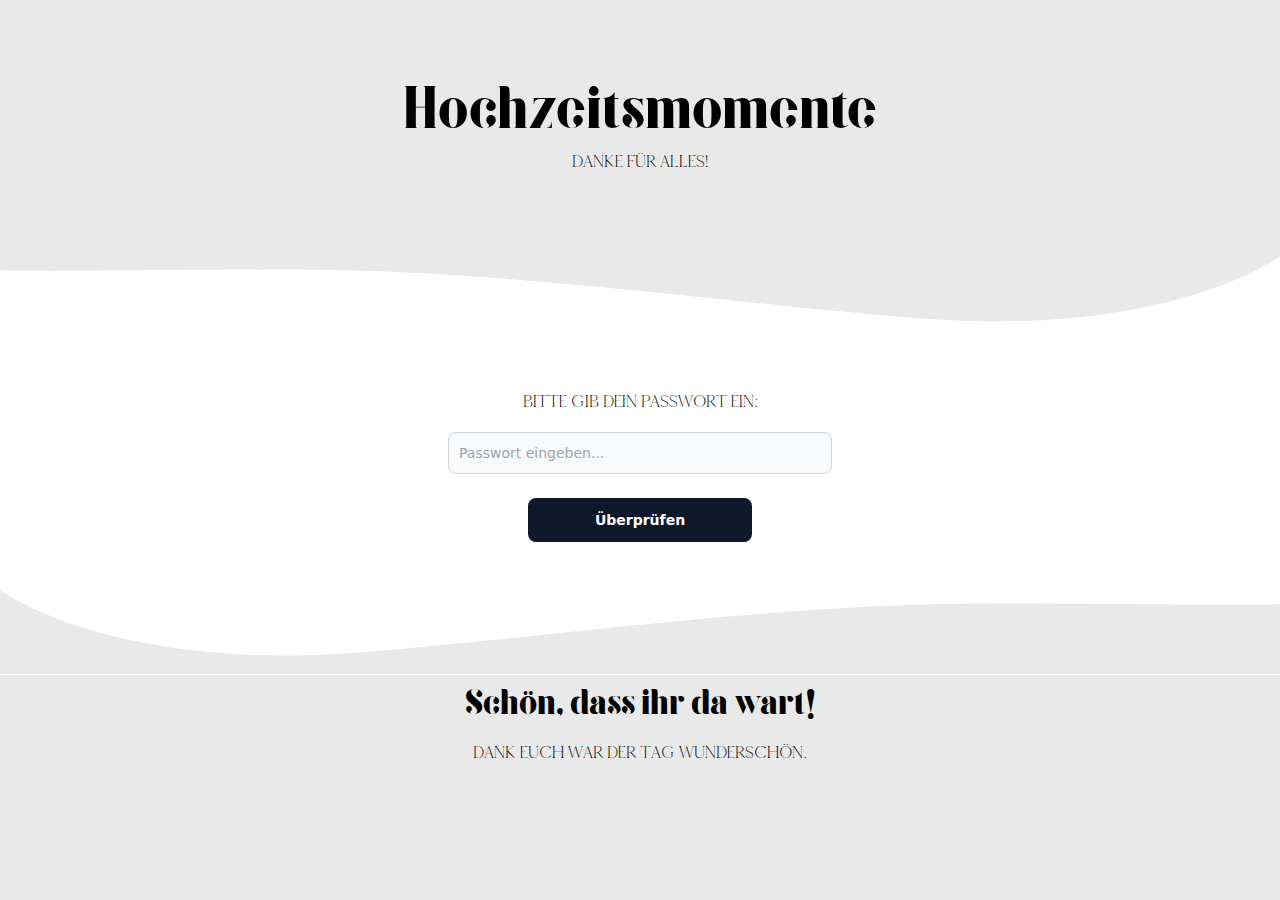
<file: freitag-fotos-von-gaesten-afSJAkwJ.html>
<!doctype html>
<html>
  <head>
    <meta charset="UTF-8">
    <meta name="viewport" content="width=device-width, initial-scale=1.0">

    <script type="text/javascript" src="/assets/jquery-3.3.1.min.js"></script>
    <link href="/assets/nanogallery2.min.css" rel="stylesheet" type="text/css">
    <script type="text/javascript" src="/assets/jquery.nanogallery2.min.js"></script>
    <script src="/assets/tailwind.js"></script>
    <style>
      @font-face {
         font-family: 'goku';
         src: url('/webfonts/Goku.ttf') format('truetype');
         font-weight: normal;
         font-style: normal;
         font-display: swap;
      }

      @font-face {
         font-family: 'Elaris';
         src: url("/webfonts/elaris-regular.otf") format("opentype");
      }

      .goku {
        font-family: goku;
      }

      .elaris {
        font-family: elaris;
      }
   </style>
    <style>
      * {
        box-sizing: border-box;
      }
      body {
        margin: 0;
        background-color: #E9E9E9;
      }
      .header, .footer-content {
        background-color: #E9E9E9;
        border: 0px;
        
      }

      .header .curved-decoration svg:not([class*=bg]) path {
          fill: #fff;
      }

      .footer .curved-decoration svg:not([class*=bg]) path {
          fill: #E9E9E9;
      }

      .footer svg {
        transform: scaleX(-1);
      }

      .footer {
        background-color: white;
      }

      .curved-decoration svg {
        height: auto;
      }

      #wedding-photobox {
        padding: 2px;
        background-color: white;
        border: 0px;
      }

      .bg-box::before {
            content: "";
            background-size: cover;
            background-position: center;
            position: absolute;
            top: 0px;
            right: 0px;
            bottom: 0px;
            left: 0px;
            opacity: 0.5;
            border-radius: 0.75rem;
      }

      #photolist {
        background-color: white;
      }
      
    </style>
  </head>
  <body>

    <div class="header">
      <a href="https://krissiundcarl.de/" class="mt-4 ml-4 relative inline-flex items-center justify-center p-0.5 mb-2 mr-2 overflow-hidden text-sm font-medium text-gray-900 rounded-lg group bg-gradient-to-br from-zinc-400 to-stone-900 group-hover:from-zinc-400 group-hover:to-stone-900 hover:text-white dark:text-white focus:ring-4 focus:outline-none focus:ring-stone-300 dark:focus:ring-stone-800">
        <span class="relative px-5 py-2.5 transition-all ease-in duration-75 bg-white dark:bg-gray-900 rounded-md group-hover:bg-opacity-0">
          ← Zurück
        </span>
      </a>
      <div class="header-content flex flex-col items-center py-12">
        <h1 class="goku text-4xl md:text-6xl pt-8">Fotos von G&auml;sten</h1>
        <h3 class="elaris text-md md:text-lg pt-2 pb-8">Danke f&uuml;r eure kreativen Schnappsch&uuml;sse!</h3>
        <a class="w-56 inline-flex justify-center rounded-lg text-sm font-semibold py-3 px-4 bg-slate-900 text-white hover:bg-slate-700" href="https://files.krissiundcarl.de/file/carlundkrissi-hochzeit/freitag-gaeste/freitag-gaeste-alle-bilder.zip" download="freitag-gaeste-alle-bilder.zip" target="_blank">Alle Fotos herunterladen</a>
      </div>
      <div class="curved-decoration">
        <svg width="100%" height="100%" version="1.1" xmlns="http://www.w3.org/2000/svg"
          xmlns:xlink="http://www.w3.org/1999/xlink" x="0px" y="0px" viewBox="0 0 2560 168.6227"
          enable-background="new 0 0 2560 168.6227" xml:space="preserve">
          <g>
          </g>
          <g>
            <path d="M2560,0c0,0-219.6543,165.951-730.788,124.0771c-383.3156-31.4028-827.2138-96.9514-1244.7139-96.9514
                    c-212.5106,0-439,3.5-584.4982,1.5844l0,139.9126h2560V0z"></path>
          </g>
        </svg>
      </div>
    </div>

    <div id="wedding-photobox" class="py-8" data-nanogallery2='{
        "itemsBaseURL": "https://files.krissiundcarl.de/file/carlundkrissi-hochzeit/freitag-gaeste/",
        "thumbnailWidth": "auto",
        "thumbnailBorderVertical": 0,
        "thumbnailBorderHorizontal": 0,
        "thumbnailDisplayTransition": "none",
        "thumbnailLabel": {
          "position": "overImageOnBottom",
          "display": false
        },
        "thumbnailAlignment": "center",
        "displayBreadcrumb": false,
        "breadcrumbAutoHideTopLevel": false,
        "breadcrumbOnlyCurrentLevel": false,
        "thumbnailOpenImage": true,
        "viewerTools": {
          "topRight":  "fullscreenButton, downloadButton, closeButton" 
        }
      }'>
      <a href="trauzeugen-1.mp4" data-ngthumb="thumbnails/trauzeugen-1.mp4.png" data-ngdesc=""></a>
      <a href="interlaced/trauzeugen-2.jpeg" data-ngthumb="thumbnails/trauzeugen-2.jpeg.png" data-ngdesc=""></a>
      <a href="interlaced/trauzeugen-3.jpeg" data-ngthumb="thumbnails/trauzeugen-3.jpeg.png" data-ngdesc=""></a>
      <a href="interlaced/trauzeugen-4.jpeg" data-ngthumb="thumbnails/trauzeugen-4.jpeg.png" data-ngdesc=""></a>
      <a href="trauzeugen-5.mp4" data-ngthumb="thumbnails/trauzeugen-5.mp4.png" data-ngdesc=""></a>
      <a href="trauzeugen-7.mp4" data-ngthumb="thumbnails/trauzeugen-7.mp4.png" data-ngdesc=""></a>
    </div>



    <div class="footer">
      <div class="curved-decoration">
        <svg width="100%" height="100%" version="1.1" xmlns="http://www.w3.org/2000/svg"
          xmlns:xlink="http://www.w3.org/1999/xlink" x="0px" y="0px" viewBox="0 0 2560 168.6227"
          enable-background="new 0 0 2560 168.6227" xml:space="preserve">
          <g>
          </g>
          <g>
            <path d="M2560,0c0,0-219.6543,165.951-730.788,124.0771c-383.3156-31.4028-827.2138-96.9514-1244.7139-96.9514
                    c-212.5106,0-439,3.5-584.4982,1.5844l0,139.9126h2560V0z"></path>
          </g>
        </svg>
      </div>
      <div class="footer-content flex flex-col items-center pb-16">
        <h1 class="goku text-2xl md:text-4xl py-2">Sch&ouml;n, dass ihr da wart!</h1>
        <h3 class="elaris text-md md:text-lg py-2">Dank euch war der Tag wundersch&ouml;n.</h3>
      </div>
    </div>
    <script>
      const password = localStorage.getItem("stored-password");
      if (password === null) {
        window.location.href = "/"
      }
    </script>
  </body>
</html>
</file>
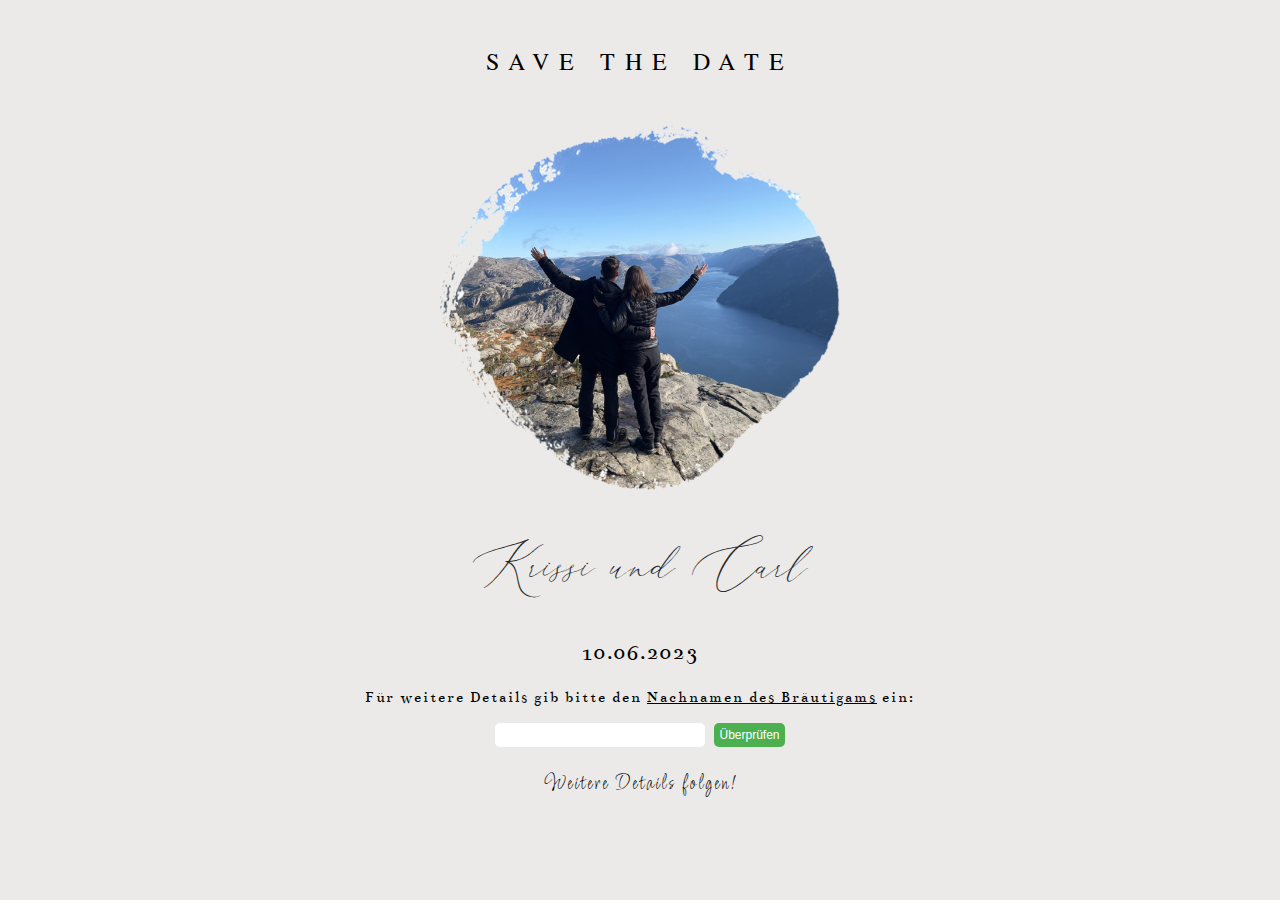
<file: index-old.html>
<!doctype html>
<html lang=en>

<head>
  <meta charset=utf-8>
  <meta name="robots" content="noindex">
  <title>10.06.2023 - Hochzeit von Krissi und Carl</title>
  <meta name="viewport" content="initial-scale=1.0, maximum-scale=1.0, user-scalable=no" />
  <style>
    body {
      text-align: center;
      background-color: #EBEAE8;
      color: #262626;
    }

    @font-face {
      font-family: Aerotis;
      src: url("/Aerotis.ttf");
    }

    @font-face {
      font-family: TeXGyreTermes-Regular;
      src: url("/texgyretermes-regular.otf");
    }

    @font-face {
      font-family: Bentham-Regular;
      src: url("/Bentham-Regular.ttf");
    }

    @font-face {
      font-family: Licorice;
      src: url("/Licorice-Regular.ttf");
    }

    h2 {
      font-family: Aerotis;
      font-size: 2.7em;
      font-weight: 100;
    }

    h3 {
      font-family: TeXGyreTermes-Regular;
      font-size: 1.5em;
      color: #000000;
      letter-spacing: 10px;
      text-align: center;
      text-transform: uppercase;
      margin: 45px 0;
      font-weight: 100;
    }

    p {
      font-family: Bentham-Regular;
      padding: 0 10px;
      color: #000000;
      letter-spacing: 2px;
      text-align: center;
    }

    p.date {
      font-size: 1.4em;
    }

    p.more {
      font-size: 1.4em;
      font-family: Licorice;
    }

    img.header {
      width: 400px;
      max-width: 80vw;
      height: auto;
    }

    #password {
      width: 100px;
      border: 0px;
      padding: 5px;
      font-size: 12px;
      border-radius: 5px;
      min-width: 200px;
    }

    button {
      background-color: #4CAF50; /* Green */
      border: none;
      color: white;
      padding: 5px;
      text-align: center;
      text-decoration: none;
      display: inline-block;
      font-size: 12px;
      border-radius: 5px;
      margin-left: 5px;
    }
  </style>


  <script>
    var encrypted = [157,221,160,197,212,216,205,205,225,220,129,185,203,215,209,216,211,206,209,219,200,153,130,174,209,229,133,155,170,181,343,228,199,224,209,216,215,211,209,219,129,185,195,224,211,175,148,220,170]

    function encrypt(input, password) {
      var lowerPassword = password.toLowerCase()
      var output = []
      for (var i = 0; i < input.length; i++) {
        output.push(input.charCodeAt(i) + lowerPassword.charCodeAt(i % lowerPassword.length))
      }
      return output;
    }

    function decrypt(input, password) {
      var lowerPassword = password.toLowerCase()
      var output = ""
      for (var i = 0; i < input.length; i++) {
        output += String.fromCharCode(input[i] - lowerPassword.charCodeAt(i % lowerPassword.length))
      }
      console.log(output)
      return output;
    }

    function unlock() {
      var password = document.getElementById("password").value.toLowerCase().trim();
      var check = 0;
      for (var i = 0; i < password.length; i++) {
        check += password.charCodeAt(i)
      }
      if (check == 1066) {
        document.getElementById("protected").innerHTML = decrypt(encrypted, password);
      } else {
        document.getElementById("hint").innerHTML = "Für weitere Details gib bitte den <u>Nachnamen des Bräutigams</u> ein: <br /><br />Eingabe leider falsch."
      }
    }
  </script>

</head>

<body>
  <h3>Save the date</h3>

  <img class="header" src="picture.png" />

  <h2>Krissi und Carl</h2>

  <p class="date">10.06.2023</p>
  <div id="protected" >
    <p id="hint">Für weitere Details gib bitte den <u>Nachnamen des Bräutigams</u> ein:</p>
    <input id="password" />
    <button id="unlock" onclick=unlock()>Überprüfen</button>
  </div>
  

  <p class="more">Weitere Details folgen!</p>
</body>

<script>
  var input = document.getElementById("password");
  input.addEventListener("keyup", function(event) {
    if (event.keyCode === 13) {
      event.preventDefault();
      document.getElementById("unlock").click();
    }
  });
</script>

</html>
</file>
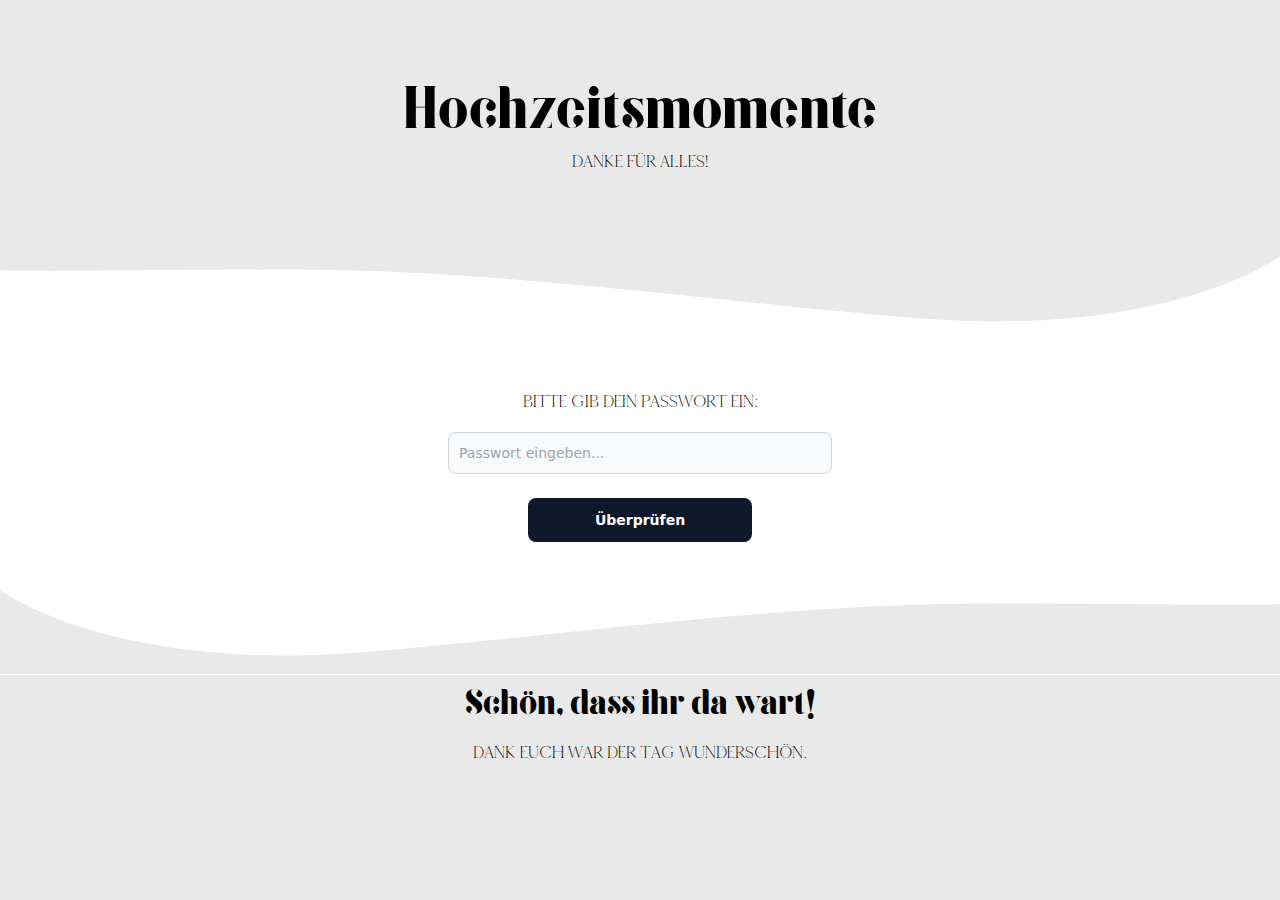
<file: samstag-drohne-asdflasjDFKAOW.html>
<!doctype html>
<html>
  <head>
    <meta charset="UTF-8">
    <meta name="viewport" content="width=device-width, initial-scale=1.0">

    <script type="text/javascript" src="/assets/jquery-3.3.1.min.js"></script>
    <link href="/assets/nanogallery2.min.css" rel="stylesheet" type="text/css">
    <script type="text/javascript" src="/assets/jquery.nanogallery2.min.js"></script>
    <script src="/assets/tailwind.js"></script>
    <style>
      @font-face {
         font-family: 'goku';
         src: url('/webfonts/Goku.ttf') format('truetype');
         font-weight: normal;
         font-style: normal;
         font-display: swap;
      }

      @font-face {
         font-family: 'Elaris';
         src: url("/webfonts/elaris-regular.otf") format("opentype");
      }

      .goku {
        font-family: goku;
      }

      .elaris {
        font-family: elaris;
      }
   </style>
    <style>
      * {
        box-sizing: border-box;
      }
      body {
        margin: 0;
        background-color: #E9E9E9;
      }
      .header, .footer-content {
        background-color: #E9E9E9;
        border: 0px;
        
      }

      .header .curved-decoration svg:not([class*=bg]) path {
          fill: #fff;
      }

      .footer .curved-decoration svg:not([class*=bg]) path {
          fill: #E9E9E9;
      }

      .footer svg {
        transform: scaleX(-1);
      }

      .footer {
        background-color: white;
      }

      .curved-decoration svg {
        height: auto;
      }

      #wedding-photobox {
        padding: 2px;
        background-color: white;
        border: 0px;
      }

      .bg-box::before {
            content: "";
            background-size: cover;
            background-position: center;
            position: absolute;
            top: 0px;
            right: 0px;
            bottom: 0px;
            left: 0px;
            opacity: 0.5;
            border-radius: 0.75rem;
      }

      #photolist {
        background-color: white;
      }
      
    </style>
  </head>
  <body>

    <div class="header">
      <a href="https://krissiundcarl.de/" class="mt-4 ml-4 relative inline-flex items-center justify-center p-0.5 mb-2 mr-2 overflow-hidden text-sm font-medium text-gray-900 rounded-lg group bg-gradient-to-br from-zinc-400 to-stone-900 group-hover:from-zinc-400 group-hover:to-stone-900 hover:text-white dark:text-white focus:ring-4 focus:outline-none focus:ring-stone-300 dark:focus:ring-stone-800">
        <span class="relative px-5 py-2.5 transition-all ease-in duration-75 bg-white dark:bg-gray-900 rounded-md group-hover:bg-opacity-0">
          ← Zurück
        </span>
      </a>
      <div class="header-content flex flex-col items-center py-12">
        <h1 class="goku text-4xl md:text-6xl pt-8">Sonnenaufgang</h1>
        <h3 class="elaris text-md md:text-lg pt-2 pb-8">Hat da etwa schon jemand geschlafen?</h3>
        <!-- <a class="w-56 inline-flex justify-center rounded-lg text-sm font-semibold py-3 px-4 bg-slate-900 text-white hover:bg-slate-700" href="https://files.krissiundcarl.de/file/carlundkrissi-hochzeit/fotobox/fotobox.zip" download="fotobox.zip" target="_blank">Alle Fotos herunterladen</a> -->
      </div>
      <div class="curved-decoration">
        <svg width="100%" height="100%" version="1.1" xmlns="http://www.w3.org/2000/svg"
          xmlns:xlink="http://www.w3.org/1999/xlink" x="0px" y="0px" viewBox="0 0 2560 168.6227"
          enable-background="new 0 0 2560 168.6227" xml:space="preserve">
          <g>
          </g>
          <g>
            <path d="M2560,0c0,0-219.6543,165.951-730.788,124.0771c-383.3156-31.4028-827.2138-96.9514-1244.7139-96.9514
                    c-212.5106,0-439,3.5-584.4982,1.5844l0,139.9126h2560V0z"></path>
          </g>
        </svg>
      </div>
    </div>

    <div id="wedding-photobox" class="py-8" data-nanogallery2='{
        "itemsBaseURL": "https://files.krissiundcarl.de/file/carlundkrissi-hochzeit/samstag-drohne/",
        "thumbnailWidth": "auto",
        "thumbnailBorderVertical": 0,
        "thumbnailBorderHorizontal": 0,
        "thumbnailDisplayTransition": "none",
        "thumbnailLabel": {
          "position": "overImageOnBottom",
          "display": false
        },
        "thumbnailAlignment": "center",
        "displayBreadcrumb": false,
        "breadcrumbAutoHideTopLevel": false,
        "breadcrumbOnlyCurrentLevel": false,
        "thumbnailOpenImage": true,
        "viewerTools": {
          "topRight":  "fullscreenButton, downloadButton, closeButton" 
        }
      }'>
      <a href="compose_video_1686565737041.mp4" data-ngthumb="thumbnails/compose_video_1686565737041.mp4.png" data-ngdesc=""></a>
      <a href="compose_video_1687888791087.mp4" data-ngthumb="thumbnails/compose_video_1687888791087.mp4.png" data-ngdesc=""></a>
    </div>



    <div class="footer">
      <div class="curved-decoration">
        <svg width="100%" height="100%" version="1.1" xmlns="http://www.w3.org/2000/svg"
          xmlns:xlink="http://www.w3.org/1999/xlink" x="0px" y="0px" viewBox="0 0 2560 168.6227"
          enable-background="new 0 0 2560 168.6227" xml:space="preserve">
          <g>
          </g>
          <g>
            <path d="M2560,0c0,0-219.6543,165.951-730.788,124.0771c-383.3156-31.4028-827.2138-96.9514-1244.7139-96.9514
                    c-212.5106,0-439,3.5-584.4982,1.5844l0,139.9126h2560V0z"></path>
          </g>
        </svg>
      </div>
      <div class="footer-content flex flex-col items-center pb-16">
        <h1 class="goku text-2xl md:text-4xl py-2">Sch&ouml;n, dass ihr da wart!</h1>
        <h3 class="elaris text-md md:text-lg py-2">Dank euch war der Tag wundersch&ouml;n.</h3>
      </div>
    </div>
    
    <script>
      const password = localStorage.getItem("stored-password");
      if (password === null) {
        window.location.href = "/"
      }
    </script>
  </body>
</html>
</file>
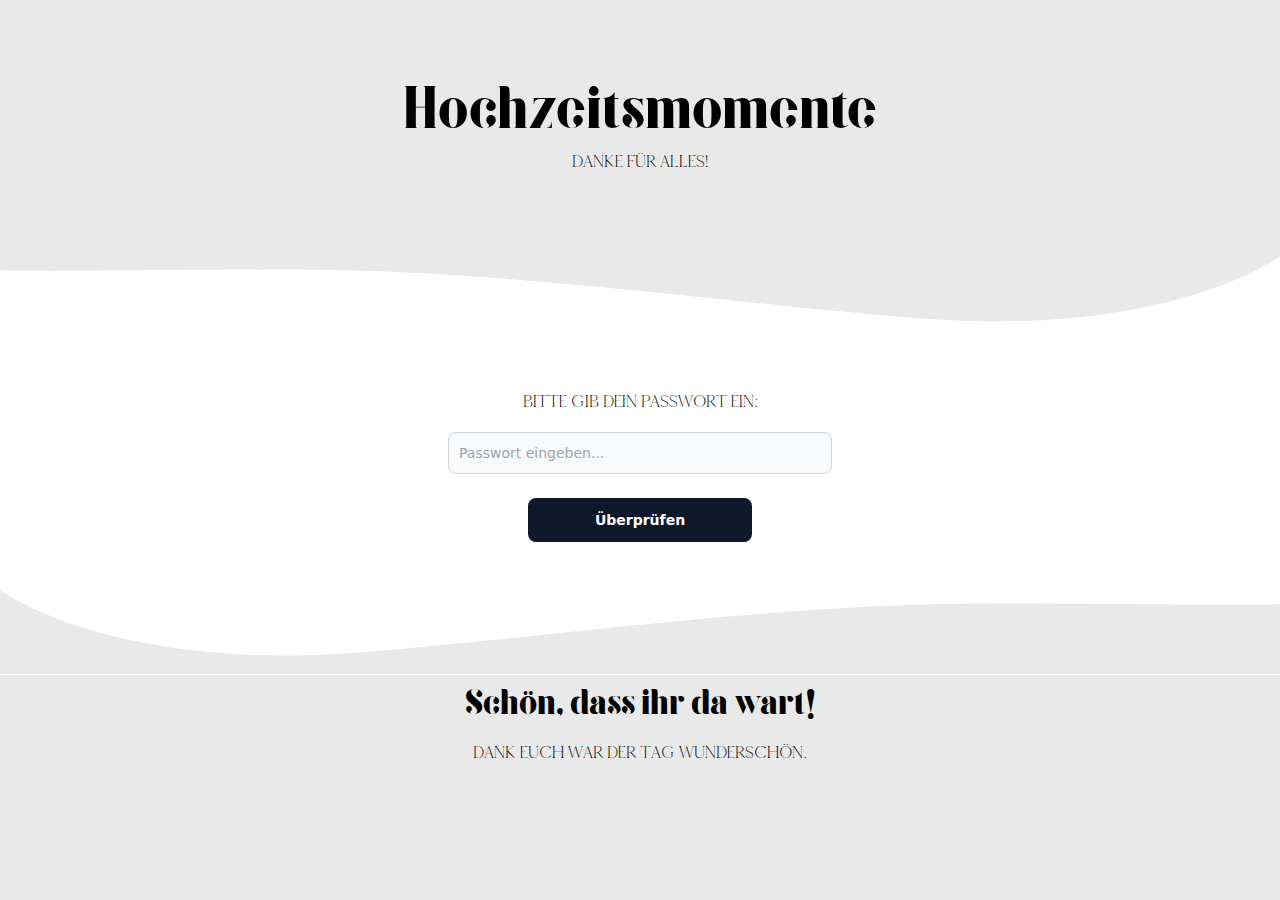
<file: samstag-fotografin-JsKoOQLsKaSaA.html>
<!doctype html>
<html>
  <head>
    <meta charset="UTF-8">
    <meta name="viewport" content="width=device-width, initial-scale=1.0">

    <script type="text/javascript" src="/assets/jquery-3.3.1.min.js"></script>
    <link href="/assets/nanogallery2.min.css" rel="stylesheet" type="text/css">
    <script type="text/javascript" src="/assets/jquery.nanogallery2.min.js"></script>
    <script src="/assets/tailwind.js"></script>
    <style>
      @font-face {
         font-family: 'goku';
         src: url('/webfonts/Goku.ttf') format('truetype');
         font-weight: normal;
         font-style: normal;
         font-display: swap;
      }

      @font-face {
         font-family: 'Elaris';
         src: url("/webfonts/elaris-regular.otf") format("opentype");
      }

      .goku {
        font-family: goku;
      }

      .elaris {
        font-family: elaris;
      }
   </style>
    <style>
      * {
        box-sizing: border-box;
      }
      body {
        margin: 0;
        background-color: #E9E9E9;
      }
      .header, .footer-content {
        background-color: #E9E9E9;
        border: 0px;
        
      }

      .header .curved-decoration svg:not([class*=bg]) path {
          fill: #fff;
      }

      .footer .curved-decoration svg:not([class*=bg]) path {
          fill: #E9E9E9;
      }

      .footer svg {
        transform: scaleX(-1);
      }

      .footer {
        background-color: white;
      }

      .curved-decoration svg {
        height: auto;
      }

      #wedding-photobox {
        padding: 2px;
        background-color: white;
        border: 0px;
      }

      .bg-box::before {
            content: "";
            background-size: cover;
            background-position: center;
            position: absolute;
            top: 0px;
            right: 0px;
            bottom: 0px;
            left: 0px;
            opacity: 0.5;
            border-radius: 0.75rem;
      }

      #photolist {
        background-color: white;
      }
      
    </style>
  </head>
  <body>

    <div class="header">
      <a href="https://krissiundcarl.de/" class="mt-4 ml-4 relative inline-flex items-center justify-center p-0.5 mb-2 mr-2 overflow-hidden text-sm font-medium text-gray-900 rounded-lg group bg-gradient-to-br from-zinc-400 to-stone-900 group-hover:from-zinc-400 group-hover:to-stone-900 hover:text-white dark:text-white focus:ring-4 focus:outline-none focus:ring-stone-300 dark:focus:ring-stone-800">
        <span class="relative px-5 py-2.5 transition-all ease-in duration-75 bg-white dark:bg-gray-900 rounded-md group-hover:bg-opacity-0">
          ← Zurück
        </span>
      </a>
      <div class="header-content flex flex-col items-center py-12">
        <h1 class="goku text-4xl md:text-6xl pt-8">Fotos von Birnur</h1>
        <h3 class="elaris text-md md:text-lg pt-2 pb-8 text-center">Ihr seht toll aus!</h3>
        <a class="w-56 inline-flex justify-center rounded-lg text-sm font-semibold py-3 px-4 bg-slate-900 text-white hover:bg-slate-700" href="https://files.krissiundcarl.de/file/carlundkrissi-hochzeit/samstag-fotograf-birnur/fotos-samstag-fotografin.zip" download="samstag-fotografin.zip" target="_blank">Alle Fotos herunterladen</a>
      </div>
      <div class="curved-decoration">
        <svg width="100%" height="100%" version="1.1" xmlns="http://www.w3.org/2000/svg"
          xmlns:xlink="http://www.w3.org/1999/xlink" x="0px" y="0px" viewBox="0 0 2560 168.6227"
          enable-background="new 0 0 2560 168.6227" xml:space="preserve">
          <g>
          </g>
          <g>
            <path d="M2560,0c0,0-219.6543,165.951-730.788,124.0771c-383.3156-31.4028-827.2138-96.9514-1244.7139-96.9514
                    c-212.5106,0-439,3.5-584.4982,1.5844l0,139.9126h2560V0z"></path>
          </g>
        </svg>
      </div>
    </div>

    <div id="wedding-photobox" class="py-8" data-nanogallery2='{
        "itemsBaseURL": "https://files.krissiundcarl.de/file/carlundkrissi-hochzeit/samstag-fotograf-birnur/",
        "thumbnailWidth": "auto",
        "thumbnailBorderVertical": 0,
        "thumbnailBorderHorizontal": 0,
        "thumbnailDisplayTransition": "none",
        "thumbnailLabel": {
          "position": "overImageOnBottom",
          "display": false
        },
        "thumbnailAlignment": "center",
        "displayBreadcrumb": false,
        "breadcrumbAutoHideTopLevel": false,
        "breadcrumbOnlyCurrentLevel": false,
        "thumbnailOpenImage": true,
        "viewerTools": {
          "topRight":  "fullscreenButton, downloadButton, closeButton" 
        }
      }'>
      <a href="interlaced/be230610-0001.jpg" data-ngthumb="thumbnails/be230610-0001.jpg.png" data-ngdesc=""></a>
      <a href="interlaced/be230610-0002.jpg" data-ngthumb="thumbnails/be230610-0002.jpg.png" data-ngdesc=""></a>
      <a href="interlaced/be230610-0003.jpg" data-ngthumb="thumbnails/be230610-0003.jpg.png" data-ngdesc=""></a>
      <a href="interlaced/be230610-0004.jpg" data-ngthumb="thumbnails/be230610-0004.jpg.png" data-ngdesc=""></a>
      <a href="interlaced/be230610-0005.jpg" data-ngthumb="thumbnails/be230610-0005.jpg.png" data-ngdesc=""></a>
      <a href="interlaced/be230610-0006.jpg" data-ngthumb="thumbnails/be230610-0006.jpg.png" data-ngdesc=""></a>
      <a href="interlaced/be230610-0007.jpg" data-ngthumb="thumbnails/be230610-0007.jpg.png" data-ngdesc=""></a>
      <a href="interlaced/be230610-0008.jpg" data-ngthumb="thumbnails/be230610-0008.jpg.png" data-ngdesc=""></a>
      <a href="interlaced/be230610-0009.jpg" data-ngthumb="thumbnails/be230610-0009.jpg.png" data-ngdesc=""></a>
      <a href="interlaced/be230610-0010.jpg" data-ngthumb="thumbnails/be230610-0010.jpg.png" data-ngdesc=""></a>
      <a href="interlaced/be230610-0011.jpg" data-ngthumb="thumbnails/be230610-0011.jpg.png" data-ngdesc=""></a>
      <a href="interlaced/be230610-0012.jpg" data-ngthumb="thumbnails/be230610-0012.jpg.png" data-ngdesc=""></a>
      <a href="interlaced/be230610-0013.jpg" data-ngthumb="thumbnails/be230610-0013.jpg.png" data-ngdesc=""></a>
      <a href="interlaced/be230610-0014.jpg" data-ngthumb="thumbnails/be230610-0014.jpg.png" data-ngdesc=""></a>
      <a href="interlaced/be230610-0015.jpg" data-ngthumb="thumbnails/be230610-0015.jpg.png" data-ngdesc=""></a>
      <a href="interlaced/be230610-0016.jpg" data-ngthumb="thumbnails/be230610-0016.jpg.png" data-ngdesc=""></a>
      <a href="interlaced/be230610-0017.jpg" data-ngthumb="thumbnails/be230610-0017.jpg.png" data-ngdesc=""></a>
      <a href="interlaced/be230610-0018.jpg" data-ngthumb="thumbnails/be230610-0018.jpg.png" data-ngdesc=""></a>
      <a href="interlaced/be230610-0019.jpg" data-ngthumb="thumbnails/be230610-0019.jpg.png" data-ngdesc=""></a>
      <a href="interlaced/be230610-0020.jpg" data-ngthumb="thumbnails/be230610-0020.jpg.png" data-ngdesc=""></a>
      <a href="interlaced/be230610-0021.jpg" data-ngthumb="thumbnails/be230610-0021.jpg.png" data-ngdesc=""></a>
      <a href="interlaced/be230610-0022.jpg" data-ngthumb="thumbnails/be230610-0022.jpg.png" data-ngdesc=""></a>
      <a href="interlaced/be230610-0023.jpg" data-ngthumb="thumbnails/be230610-0023.jpg.png" data-ngdesc=""></a>
      <a href="interlaced/be230610-0024.jpg" data-ngthumb="thumbnails/be230610-0024.jpg.png" data-ngdesc=""></a>
      <a href="interlaced/be230610-0025.jpg" data-ngthumb="thumbnails/be230610-0025.jpg.png" data-ngdesc=""></a>
      <a href="interlaced/be230610-0026.jpg" data-ngthumb="thumbnails/be230610-0026.jpg.png" data-ngdesc=""></a>
      <a href="interlaced/be230610-0027.jpg" data-ngthumb="thumbnails/be230610-0027.jpg.png" data-ngdesc=""></a>
      <a href="interlaced/be230610-0028.jpg" data-ngthumb="thumbnails/be230610-0028.jpg.png" data-ngdesc=""></a>
      <a href="interlaced/be230610-0029.jpg" data-ngthumb="thumbnails/be230610-0029.jpg.png" data-ngdesc=""></a>
      <a href="interlaced/be230610-0030.jpg" data-ngthumb="thumbnails/be230610-0030.jpg.png" data-ngdesc=""></a>
      <a href="interlaced/be230610-0031.jpg" data-ngthumb="thumbnails/be230610-0031.jpg.png" data-ngdesc=""></a>
      <a href="interlaced/be230610-0032.jpg" data-ngthumb="thumbnails/be230610-0032.jpg.png" data-ngdesc=""></a>
      <a href="interlaced/be230610-0033.jpg" data-ngthumb="thumbnails/be230610-0033.jpg.png" data-ngdesc=""></a>
      <a href="interlaced/be230610-0034.jpg" data-ngthumb="thumbnails/be230610-0034.jpg.png" data-ngdesc=""></a>
      <a href="interlaced/be230610-0035.jpg" data-ngthumb="thumbnails/be230610-0035.jpg.png" data-ngdesc=""></a>
      <a href="interlaced/be230610-0036.jpg" data-ngthumb="thumbnails/be230610-0036.jpg.png" data-ngdesc=""></a>
      <a href="interlaced/be230610-0037.jpg" data-ngthumb="thumbnails/be230610-0037.jpg.png" data-ngdesc=""></a>
      <a href="interlaced/be230610-0038.jpg" data-ngthumb="thumbnails/be230610-0038.jpg.png" data-ngdesc=""></a>
      <a href="interlaced/be230610-0039.jpg" data-ngthumb="thumbnails/be230610-0039.jpg.png" data-ngdesc=""></a>
      <a href="interlaced/be230610-0040.jpg" data-ngthumb="thumbnails/be230610-0040.jpg.png" data-ngdesc=""></a>
      <a href="interlaced/be230610-0041.jpg" data-ngthumb="thumbnails/be230610-0041.jpg.png" data-ngdesc=""></a>
      <a href="interlaced/be230610-0042.jpg" data-ngthumb="thumbnails/be230610-0042.jpg.png" data-ngdesc=""></a>
      <a href="interlaced/be230610-0043.jpg" data-ngthumb="thumbnails/be230610-0043.jpg.png" data-ngdesc=""></a>
      <a href="interlaced/be230610-0044.jpg" data-ngthumb="thumbnails/be230610-0044.jpg.png" data-ngdesc=""></a>
      <a href="interlaced/be230610-0045.jpg" data-ngthumb="thumbnails/be230610-0045.jpg.png" data-ngdesc=""></a>
      <a href="interlaced/be230610-0046.jpg" data-ngthumb="thumbnails/be230610-0046.jpg.png" data-ngdesc=""></a>
      <a href="interlaced/be230610-0047.jpg" data-ngthumb="thumbnails/be230610-0047.jpg.png" data-ngdesc=""></a>
      <a href="interlaced/be230610-0048.jpg" data-ngthumb="thumbnails/be230610-0048.jpg.png" data-ngdesc=""></a>
      <a href="interlaced/be230610-0049.jpg" data-ngthumb="thumbnails/be230610-0049.jpg.png" data-ngdesc=""></a>
      <a href="interlaced/be230610-0050.jpg" data-ngthumb="thumbnails/be230610-0050.jpg.png" data-ngdesc=""></a>
      <a href="interlaced/be230610-0051.jpg" data-ngthumb="thumbnails/be230610-0051.jpg.png" data-ngdesc=""></a>
      <a href="interlaced/be230610-0052.jpg" data-ngthumb="thumbnails/be230610-0052.jpg.png" data-ngdesc=""></a>
      <a href="interlaced/be230610-0053.jpg" data-ngthumb="thumbnails/be230610-0053.jpg.png" data-ngdesc=""></a>
      <a href="interlaced/be230610-0054.jpg" data-ngthumb="thumbnails/be230610-0054.jpg.png" data-ngdesc=""></a>
      <a href="interlaced/be230610-0055.jpg" data-ngthumb="thumbnails/be230610-0055.jpg.png" data-ngdesc=""></a>
      <a href="interlaced/be230610-0056.jpg" data-ngthumb="thumbnails/be230610-0056.jpg.png" data-ngdesc=""></a>
      <a href="interlaced/be230610-0057.jpg" data-ngthumb="thumbnails/be230610-0057.jpg.png" data-ngdesc=""></a>
      <a href="interlaced/be230610-0058.jpg" data-ngthumb="thumbnails/be230610-0058.jpg.png" data-ngdesc=""></a>
      <a href="interlaced/be230610-0059.jpg" data-ngthumb="thumbnails/be230610-0059.jpg.png" data-ngdesc=""></a>
      <a href="interlaced/be230610-0060.jpg" data-ngthumb="thumbnails/be230610-0060.jpg.png" data-ngdesc=""></a>
      <a href="interlaced/be230610-0061.jpg" data-ngthumb="thumbnails/be230610-0061.jpg.png" data-ngdesc=""></a>
      <a href="interlaced/be230610-0062.jpg" data-ngthumb="thumbnails/be230610-0062.jpg.png" data-ngdesc=""></a>
      <a href="interlaced/be230610-0063.jpg" data-ngthumb="thumbnails/be230610-0063.jpg.png" data-ngdesc=""></a>
      <a href="interlaced/be230610-0064.jpg" data-ngthumb="thumbnails/be230610-0064.jpg.png" data-ngdesc=""></a>
      <a href="interlaced/be230610-0065.jpg" data-ngthumb="thumbnails/be230610-0065.jpg.png" data-ngdesc=""></a>
      <a href="interlaced/be230610-0066.jpg" data-ngthumb="thumbnails/be230610-0066.jpg.png" data-ngdesc=""></a>
      <a href="interlaced/be230610-0067.jpg" data-ngthumb="thumbnails/be230610-0067.jpg.png" data-ngdesc=""></a>
      <a href="interlaced/be230610-0068.jpg" data-ngthumb="thumbnails/be230610-0068.jpg.png" data-ngdesc=""></a>
      <a href="interlaced/be230610-0069.jpg" data-ngthumb="thumbnails/be230610-0069.jpg.png" data-ngdesc=""></a>
      <a href="interlaced/be230610-0070.jpg" data-ngthumb="thumbnails/be230610-0070.jpg.png" data-ngdesc=""></a>
      <a href="interlaced/be230610-0071.jpg" data-ngthumb="thumbnails/be230610-0071.jpg.png" data-ngdesc=""></a>
      <a href="interlaced/be230610-0072.jpg" data-ngthumb="thumbnails/be230610-0072.jpg.png" data-ngdesc=""></a>
      <a href="interlaced/be230610-0073.jpg" data-ngthumb="thumbnails/be230610-0073.jpg.png" data-ngdesc=""></a>
      <a href="interlaced/be230610-0074.jpg" data-ngthumb="thumbnails/be230610-0074.jpg.png" data-ngdesc=""></a>
      <a href="interlaced/be230610-0075.jpg" data-ngthumb="thumbnails/be230610-0075.jpg.png" data-ngdesc=""></a>
      <a href="interlaced/be230610-0076.jpg" data-ngthumb="thumbnails/be230610-0076.jpg.png" data-ngdesc=""></a>
      <a href="interlaced/be230610-0077.jpg" data-ngthumb="thumbnails/be230610-0077.jpg.png" data-ngdesc=""></a>
      <a href="interlaced/be230610-0078.jpg" data-ngthumb="thumbnails/be230610-0078.jpg.png" data-ngdesc=""></a>
      <a href="interlaced/be230610-0079.jpg" data-ngthumb="thumbnails/be230610-0079.jpg.png" data-ngdesc=""></a>
      <a href="interlaced/be230610-0080.jpg" data-ngthumb="thumbnails/be230610-0080.jpg.png" data-ngdesc=""></a>
      <a href="interlaced/be230610-0081.jpg" data-ngthumb="thumbnails/be230610-0081.jpg.png" data-ngdesc=""></a>
      <a href="interlaced/be230610-0082.jpg" data-ngthumb="thumbnails/be230610-0082.jpg.png" data-ngdesc=""></a>
      <a href="interlaced/be230610-0083.jpg" data-ngthumb="thumbnails/be230610-0083.jpg.png" data-ngdesc=""></a>
      <a href="interlaced/be230610-0084.jpg" data-ngthumb="thumbnails/be230610-0084.jpg.png" data-ngdesc=""></a>
      <a href="interlaced/be230610-0085.jpg" data-ngthumb="thumbnails/be230610-0085.jpg.png" data-ngdesc=""></a>
      <a href="interlaced/be230610-0086.jpg" data-ngthumb="thumbnails/be230610-0086.jpg.png" data-ngdesc=""></a>
      <a href="interlaced/be230610-0087.jpg" data-ngthumb="thumbnails/be230610-0087.jpg.png" data-ngdesc=""></a>
      <a href="interlaced/be230610-0088.jpg" data-ngthumb="thumbnails/be230610-0088.jpg.png" data-ngdesc=""></a>
      <a href="interlaced/be230610-0089.jpg" data-ngthumb="thumbnails/be230610-0089.jpg.png" data-ngdesc=""></a>
      <a href="interlaced/be230610-0090.jpg" data-ngthumb="thumbnails/be230610-0090.jpg.png" data-ngdesc=""></a>
      <a href="interlaced/be230610-0091.jpg" data-ngthumb="thumbnails/be230610-0091.jpg.png" data-ngdesc=""></a>
      <a href="interlaced/be230610-0092.jpg" data-ngthumb="thumbnails/be230610-0092.jpg.png" data-ngdesc=""></a>
      <a href="interlaced/be230610-0093.jpg" data-ngthumb="thumbnails/be230610-0093.jpg.png" data-ngdesc=""></a>
      <a href="interlaced/be230610-0094.jpg" data-ngthumb="thumbnails/be230610-0094.jpg.png" data-ngdesc=""></a>
      <a href="interlaced/be230610-0095.jpg" data-ngthumb="thumbnails/be230610-0095.jpg.png" data-ngdesc=""></a>
      <a href="interlaced/be230610-0096.jpg" data-ngthumb="thumbnails/be230610-0096.jpg.png" data-ngdesc=""></a>
      <a href="interlaced/be230610-0097.jpg" data-ngthumb="thumbnails/be230610-0097.jpg.png" data-ngdesc=""></a>
      <a href="interlaced/be230610-0098.jpg" data-ngthumb="thumbnails/be230610-0098.jpg.png" data-ngdesc=""></a>
      <a href="interlaced/be230610-0099.jpg" data-ngthumb="thumbnails/be230610-0099.jpg.png" data-ngdesc=""></a>
      <a href="interlaced/be230610-0100.jpg" data-ngthumb="thumbnails/be230610-0100.jpg.png" data-ngdesc=""></a>
      <a href="interlaced/be230610-0101.jpg" data-ngthumb="thumbnails/be230610-0101.jpg.png" data-ngdesc=""></a>
      <a href="interlaced/be230610-0102.jpg" data-ngthumb="thumbnails/be230610-0102.jpg.png" data-ngdesc=""></a>
      <a href="interlaced/be230610-0103.jpg" data-ngthumb="thumbnails/be230610-0103.jpg.png" data-ngdesc=""></a>
      <a href="interlaced/be230610-0104.jpg" data-ngthumb="thumbnails/be230610-0104.jpg.png" data-ngdesc=""></a>
      <a href="interlaced/be230610-0105.jpg" data-ngthumb="thumbnails/be230610-0105.jpg.png" data-ngdesc=""></a>
      <a href="interlaced/be230610-0106.jpg" data-ngthumb="thumbnails/be230610-0106.jpg.png" data-ngdesc=""></a>
      <a href="interlaced/be230610-0107.jpg" data-ngthumb="thumbnails/be230610-0107.jpg.png" data-ngdesc=""></a>
      <a href="interlaced/be230610-0108.jpg" data-ngthumb="thumbnails/be230610-0108.jpg.png" data-ngdesc=""></a>
      <a href="interlaced/be230610-0109.jpg" data-ngthumb="thumbnails/be230610-0109.jpg.png" data-ngdesc=""></a>
      <a href="interlaced/be230610-0110.jpg" data-ngthumb="thumbnails/be230610-0110.jpg.png" data-ngdesc=""></a>
      <a href="interlaced/be230610-0111.jpg" data-ngthumb="thumbnails/be230610-0111.jpg.png" data-ngdesc=""></a>
      <a href="interlaced/be230610-0112.jpg" data-ngthumb="thumbnails/be230610-0112.jpg.png" data-ngdesc=""></a>
      <a href="interlaced/be230610-0113.jpg" data-ngthumb="thumbnails/be230610-0113.jpg.png" data-ngdesc=""></a>
      <a href="interlaced/be230610-0114.jpg" data-ngthumb="thumbnails/be230610-0114.jpg.png" data-ngdesc=""></a>
      <a href="interlaced/be230610-0115.jpg" data-ngthumb="thumbnails/be230610-0115.jpg.png" data-ngdesc=""></a>
      <a href="interlaced/be230610-0116.jpg" data-ngthumb="thumbnails/be230610-0116.jpg.png" data-ngdesc=""></a>
      <a href="interlaced/be230610-0117.jpg" data-ngthumb="thumbnails/be230610-0117.jpg.png" data-ngdesc=""></a>
      <a href="interlaced/be230610-0118.jpg" data-ngthumb="thumbnails/be230610-0118.jpg.png" data-ngdesc=""></a>
      <a href="interlaced/be230610-0119.jpg" data-ngthumb="thumbnails/be230610-0119.jpg.png" data-ngdesc=""></a>
      <a href="interlaced/be230610-0120.jpg" data-ngthumb="thumbnails/be230610-0120.jpg.png" data-ngdesc=""></a>
      <a href="interlaced/be230610-0121.jpg" data-ngthumb="thumbnails/be230610-0121.jpg.png" data-ngdesc=""></a>
      <a href="interlaced/be230610-0122.jpg" data-ngthumb="thumbnails/be230610-0122.jpg.png" data-ngdesc=""></a>
      <a href="interlaced/be230610-0123.jpg" data-ngthumb="thumbnails/be230610-0123.jpg.png" data-ngdesc=""></a>
      <a href="interlaced/be230610-0124.jpg" data-ngthumb="thumbnails/be230610-0124.jpg.png" data-ngdesc=""></a>
      <a href="interlaced/be230610-0125.jpg" data-ngthumb="thumbnails/be230610-0125.jpg.png" data-ngdesc=""></a>
      <a href="interlaced/be230610-0126.jpg" data-ngthumb="thumbnails/be230610-0126.jpg.png" data-ngdesc=""></a>
      <a href="interlaced/be230610-0127.jpg" data-ngthumb="thumbnails/be230610-0127.jpg.png" data-ngdesc=""></a>
      <a href="interlaced/be230610-0128.jpg" data-ngthumb="thumbnails/be230610-0128.jpg.png" data-ngdesc=""></a>
      <a href="interlaced/be230610-0129.jpg" data-ngthumb="thumbnails/be230610-0129.jpg.png" data-ngdesc=""></a>
      <a href="interlaced/be230610-0130.jpg" data-ngthumb="thumbnails/be230610-0130.jpg.png" data-ngdesc=""></a>
      <a href="interlaced/be230610-0131.jpg" data-ngthumb="thumbnails/be230610-0131.jpg.png" data-ngdesc=""></a>
      <a href="interlaced/be230610-0132.jpg" data-ngthumb="thumbnails/be230610-0132.jpg.png" data-ngdesc=""></a>
      <a href="interlaced/be230610-0133.jpg" data-ngthumb="thumbnails/be230610-0133.jpg.png" data-ngdesc=""></a>
      <a href="interlaced/be230610-0134.jpg" data-ngthumb="thumbnails/be230610-0134.jpg.png" data-ngdesc=""></a>
      <a href="interlaced/be230610-0135.jpg" data-ngthumb="thumbnails/be230610-0135.jpg.png" data-ngdesc=""></a>
      <a href="interlaced/be230610-0136.jpg" data-ngthumb="thumbnails/be230610-0136.jpg.png" data-ngdesc=""></a>
      <a href="interlaced/be230610-0137.jpg" data-ngthumb="thumbnails/be230610-0137.jpg.png" data-ngdesc=""></a>
      <a href="interlaced/be230610-0138.jpg" data-ngthumb="thumbnails/be230610-0138.jpg.png" data-ngdesc=""></a>
      <a href="interlaced/be230610-0139.jpg" data-ngthumb="thumbnails/be230610-0139.jpg.png" data-ngdesc=""></a>
      <a href="interlaced/be230610-0140.jpg" data-ngthumb="thumbnails/be230610-0140.jpg.png" data-ngdesc=""></a>
      <a href="interlaced/be230610-0141.jpg" data-ngthumb="thumbnails/be230610-0141.jpg.png" data-ngdesc=""></a>
      <a href="interlaced/be230610-0142.jpg" data-ngthumb="thumbnails/be230610-0142.jpg.png" data-ngdesc=""></a>
      <a href="interlaced/be230610-0143.jpg" data-ngthumb="thumbnails/be230610-0143.jpg.png" data-ngdesc=""></a>
      <a href="interlaced/be230610-0144.jpg" data-ngthumb="thumbnails/be230610-0144.jpg.png" data-ngdesc=""></a>
      <a href="interlaced/be230610-0145.jpg" data-ngthumb="thumbnails/be230610-0145.jpg.png" data-ngdesc=""></a>
      <a href="interlaced/be230610-0146.jpg" data-ngthumb="thumbnails/be230610-0146.jpg.png" data-ngdesc=""></a>
      <a href="interlaced/be230610-0147.jpg" data-ngthumb="thumbnails/be230610-0147.jpg.png" data-ngdesc=""></a>
      <a href="interlaced/be230610-0148.jpg" data-ngthumb="thumbnails/be230610-0148.jpg.png" data-ngdesc=""></a>
      <a href="interlaced/be230610-0149.jpg" data-ngthumb="thumbnails/be230610-0149.jpg.png" data-ngdesc=""></a>
      <a href="interlaced/be230610-0150.jpg" data-ngthumb="thumbnails/be230610-0150.jpg.png" data-ngdesc=""></a>
      <a href="interlaced/be230610-0151.jpg" data-ngthumb="thumbnails/be230610-0151.jpg.png" data-ngdesc=""></a>
      <a href="interlaced/be230610-0152.jpg" data-ngthumb="thumbnails/be230610-0152.jpg.png" data-ngdesc=""></a>
      <a href="interlaced/be230610-0153.jpg" data-ngthumb="thumbnails/be230610-0153.jpg.png" data-ngdesc=""></a>
      <a href="interlaced/be230610-0154.jpg" data-ngthumb="thumbnails/be230610-0154.jpg.png" data-ngdesc=""></a>
      <a href="interlaced/be230610-0155.jpg" data-ngthumb="thumbnails/be230610-0155.jpg.png" data-ngdesc=""></a>
      <a href="interlaced/be230610-0156.jpg" data-ngthumb="thumbnails/be230610-0156.jpg.png" data-ngdesc=""></a>
      <a href="interlaced/be230610-0157.jpg" data-ngthumb="thumbnails/be230610-0157.jpg.png" data-ngdesc=""></a>
      <a href="interlaced/be230610-0158.jpg" data-ngthumb="thumbnails/be230610-0158.jpg.png" data-ngdesc=""></a>
      <a href="interlaced/be230610-0159.jpg" data-ngthumb="thumbnails/be230610-0159.jpg.png" data-ngdesc=""></a>
      <a href="interlaced/be230610-0160.jpg" data-ngthumb="thumbnails/be230610-0160.jpg.png" data-ngdesc=""></a>
      <a href="interlaced/be230610-0161.jpg" data-ngthumb="thumbnails/be230610-0161.jpg.png" data-ngdesc=""></a>
      <a href="interlaced/be230610-0162.jpg" data-ngthumb="thumbnails/be230610-0162.jpg.png" data-ngdesc=""></a>
      <a href="interlaced/be230610-0163.jpg" data-ngthumb="thumbnails/be230610-0163.jpg.png" data-ngdesc=""></a>
      <a href="interlaced/be230610-0164.jpg" data-ngthumb="thumbnails/be230610-0164.jpg.png" data-ngdesc=""></a>
      <a href="interlaced/be230610-0165.jpg" data-ngthumb="thumbnails/be230610-0165.jpg.png" data-ngdesc=""></a>
      <a href="interlaced/be230610-0166.jpg" data-ngthumb="thumbnails/be230610-0166.jpg.png" data-ngdesc=""></a>
      <a href="interlaced/be230610-0167.jpg" data-ngthumb="thumbnails/be230610-0167.jpg.png" data-ngdesc=""></a>
      <a href="interlaced/be230610-0168.jpg" data-ngthumb="thumbnails/be230610-0168.jpg.png" data-ngdesc=""></a>
      <a href="interlaced/be230610-0169.jpg" data-ngthumb="thumbnails/be230610-0169.jpg.png" data-ngdesc=""></a>
      <a href="interlaced/be230610-0170.jpg" data-ngthumb="thumbnails/be230610-0170.jpg.png" data-ngdesc=""></a>
      <a href="interlaced/be230610-0171.jpg" data-ngthumb="thumbnails/be230610-0171.jpg.png" data-ngdesc=""></a>
      <a href="interlaced/be230610-0172.jpg" data-ngthumb="thumbnails/be230610-0172.jpg.png" data-ngdesc=""></a>
      <a href="interlaced/be230610-0173.jpg" data-ngthumb="thumbnails/be230610-0173.jpg.png" data-ngdesc=""></a>
      <a href="interlaced/be230610-0174.jpg" data-ngthumb="thumbnails/be230610-0174.jpg.png" data-ngdesc=""></a>
      <a href="interlaced/be230610-0175.jpg" data-ngthumb="thumbnails/be230610-0175.jpg.png" data-ngdesc=""></a>
      <a href="interlaced/be230610-0176.jpg" data-ngthumb="thumbnails/be230610-0176.jpg.png" data-ngdesc=""></a>
      <a href="interlaced/be230610-0177.jpg" data-ngthumb="thumbnails/be230610-0177.jpg.png" data-ngdesc=""></a>
      <a href="interlaced/be230610-0178.jpg" data-ngthumb="thumbnails/be230610-0178.jpg.png" data-ngdesc=""></a>
      <a href="interlaced/be230610-0179.jpg" data-ngthumb="thumbnails/be230610-0179.jpg.png" data-ngdesc=""></a>
      <a href="interlaced/be230610-0180.jpg" data-ngthumb="thumbnails/be230610-0180.jpg.png" data-ngdesc=""></a>
      <a href="interlaced/be230610-0181.jpg" data-ngthumb="thumbnails/be230610-0181.jpg.png" data-ngdesc=""></a>
      <a href="interlaced/be230610-0182.jpg" data-ngthumb="thumbnails/be230610-0182.jpg.png" data-ngdesc=""></a>
      <a href="interlaced/be230610-0183.jpg" data-ngthumb="thumbnails/be230610-0183.jpg.png" data-ngdesc=""></a>
      <a href="interlaced/be230610-0184.jpg" data-ngthumb="thumbnails/be230610-0184.jpg.png" data-ngdesc=""></a>
      <a href="interlaced/be230610-0185.jpg" data-ngthumb="thumbnails/be230610-0185.jpg.png" data-ngdesc=""></a>
      <a href="interlaced/be230610-0186.jpg" data-ngthumb="thumbnails/be230610-0186.jpg.png" data-ngdesc=""></a>
      <a href="interlaced/be230610-0187.jpg" data-ngthumb="thumbnails/be230610-0187.jpg.png" data-ngdesc=""></a>
      <a href="interlaced/be230610-0188.jpg" data-ngthumb="thumbnails/be230610-0188.jpg.png" data-ngdesc=""></a>
      <a href="interlaced/be230610-0189.jpg" data-ngthumb="thumbnails/be230610-0189.jpg.png" data-ngdesc=""></a>
      <a href="interlaced/be230610-0190.jpg" data-ngthumb="thumbnails/be230610-0190.jpg.png" data-ngdesc=""></a>
      <a href="interlaced/be230610-0191.jpg" data-ngthumb="thumbnails/be230610-0191.jpg.png" data-ngdesc=""></a>
      <a href="interlaced/be230610-0192.jpg" data-ngthumb="thumbnails/be230610-0192.jpg.png" data-ngdesc=""></a>
      <a href="interlaced/be230610-0193.jpg" data-ngthumb="thumbnails/be230610-0193.jpg.png" data-ngdesc=""></a>
      <a href="interlaced/be230610-0194.jpg" data-ngthumb="thumbnails/be230610-0194.jpg.png" data-ngdesc=""></a>
      <a href="interlaced/be230610-0195.jpg" data-ngthumb="thumbnails/be230610-0195.jpg.png" data-ngdesc=""></a>
      <a href="interlaced/be230610-0196.jpg" data-ngthumb="thumbnails/be230610-0196.jpg.png" data-ngdesc=""></a>
      <a href="interlaced/be230610-0197.jpg" data-ngthumb="thumbnails/be230610-0197.jpg.png" data-ngdesc=""></a>
      <a href="interlaced/be230610-0198.jpg" data-ngthumb="thumbnails/be230610-0198.jpg.png" data-ngdesc=""></a>
      <a href="interlaced/be230610-0199.jpg" data-ngthumb="thumbnails/be230610-0199.jpg.png" data-ngdesc=""></a>
      <a href="interlaced/be230610-0200.jpg" data-ngthumb="thumbnails/be230610-0200.jpg.png" data-ngdesc=""></a>
      <a href="interlaced/be230610-0201.jpg" data-ngthumb="thumbnails/be230610-0201.jpg.png" data-ngdesc=""></a>
      <a href="interlaced/be230610-0202.jpg" data-ngthumb="thumbnails/be230610-0202.jpg.png" data-ngdesc=""></a>
      <a href="interlaced/be230610-0203.jpg" data-ngthumb="thumbnails/be230610-0203.jpg.png" data-ngdesc=""></a>
      <a href="interlaced/be230610-0204.jpg" data-ngthumb="thumbnails/be230610-0204.jpg.png" data-ngdesc=""></a>
      <a href="interlaced/be230610-0205.jpg" data-ngthumb="thumbnails/be230610-0205.jpg.png" data-ngdesc=""></a>
      <a href="interlaced/be230610-0206.jpg" data-ngthumb="thumbnails/be230610-0206.jpg.png" data-ngdesc=""></a>
      <a href="interlaced/be230610-0207.jpg" data-ngthumb="thumbnails/be230610-0207.jpg.png" data-ngdesc=""></a>
      <a href="interlaced/be230610-0208.jpg" data-ngthumb="thumbnails/be230610-0208.jpg.png" data-ngdesc=""></a>
      <a href="interlaced/be230610-0209.jpg" data-ngthumb="thumbnails/be230610-0209.jpg.png" data-ngdesc=""></a>
      <a href="interlaced/be230610-0210.jpg" data-ngthumb="thumbnails/be230610-0210.jpg.png" data-ngdesc=""></a>
      <a href="interlaced/be230610-0211.jpg" data-ngthumb="thumbnails/be230610-0211.jpg.png" data-ngdesc=""></a>
      <a href="interlaced/be230610-0212.jpg" data-ngthumb="thumbnails/be230610-0212.jpg.png" data-ngdesc=""></a>
      <a href="interlaced/be230610-0213.jpg" data-ngthumb="thumbnails/be230610-0213.jpg.png" data-ngdesc=""></a>
      <a href="interlaced/be230610-0214.jpg" data-ngthumb="thumbnails/be230610-0214.jpg.png" data-ngdesc=""></a>
      <a href="interlaced/be230610-0215.jpg" data-ngthumb="thumbnails/be230610-0215.jpg.png" data-ngdesc=""></a>
      <a href="interlaced/be230610-0216.jpg" data-ngthumb="thumbnails/be230610-0216.jpg.png" data-ngdesc=""></a>
      <a href="interlaced/be230610-0217.jpg" data-ngthumb="thumbnails/be230610-0217.jpg.png" data-ngdesc=""></a>
      <a href="interlaced/be230610-0218.jpg" data-ngthumb="thumbnails/be230610-0218.jpg.png" data-ngdesc=""></a>
      <a href="interlaced/be230610-0219.jpg" data-ngthumb="thumbnails/be230610-0219.jpg.png" data-ngdesc=""></a>
      <a href="interlaced/be230610-0220.jpg" data-ngthumb="thumbnails/be230610-0220.jpg.png" data-ngdesc=""></a>
      <a href="interlaced/be230610-0221.jpg" data-ngthumb="thumbnails/be230610-0221.jpg.png" data-ngdesc=""></a>
      <a href="interlaced/be230610-0222.jpg" data-ngthumb="thumbnails/be230610-0222.jpg.png" data-ngdesc=""></a>
      <a href="interlaced/be230610-0223.jpg" data-ngthumb="thumbnails/be230610-0223.jpg.png" data-ngdesc=""></a>
      <a href="interlaced/be230610-0224.jpg" data-ngthumb="thumbnails/be230610-0224.jpg.png" data-ngdesc=""></a>
      <a href="interlaced/be230610-0225.jpg" data-ngthumb="thumbnails/be230610-0225.jpg.png" data-ngdesc=""></a>
      <a href="interlaced/be230610-0226.jpg" data-ngthumb="thumbnails/be230610-0226.jpg.png" data-ngdesc=""></a>
      <a href="interlaced/be230610-0227.jpg" data-ngthumb="thumbnails/be230610-0227.jpg.png" data-ngdesc=""></a>
      <a href="interlaced/be230610-0228.jpg" data-ngthumb="thumbnails/be230610-0228.jpg.png" data-ngdesc=""></a>
      <a href="interlaced/be230610-0229.jpg" data-ngthumb="thumbnails/be230610-0229.jpg.png" data-ngdesc=""></a>
      <a href="interlaced/be230610-0230.jpg" data-ngthumb="thumbnails/be230610-0230.jpg.png" data-ngdesc=""></a>
      <a href="interlaced/be230610-0231.jpg" data-ngthumb="thumbnails/be230610-0231.jpg.png" data-ngdesc=""></a>
      <a href="interlaced/be230610-0232.jpg" data-ngthumb="thumbnails/be230610-0232.jpg.png" data-ngdesc=""></a>
      <a href="interlaced/be230610-0233.jpg" data-ngthumb="thumbnails/be230610-0233.jpg.png" data-ngdesc=""></a>
      <a href="interlaced/be230610-0234.jpg" data-ngthumb="thumbnails/be230610-0234.jpg.png" data-ngdesc=""></a>
      <a href="interlaced/be230610-0235.jpg" data-ngthumb="thumbnails/be230610-0235.jpg.png" data-ngdesc=""></a>
      <a href="interlaced/be230610-0236.jpg" data-ngthumb="thumbnails/be230610-0236.jpg.png" data-ngdesc=""></a>
      <a href="interlaced/be230610-0237.jpg" data-ngthumb="thumbnails/be230610-0237.jpg.png" data-ngdesc=""></a>
      <a href="interlaced/be230610-0238.jpg" data-ngthumb="thumbnails/be230610-0238.jpg.png" data-ngdesc=""></a>
      <a href="interlaced/be230610-0239.jpg" data-ngthumb="thumbnails/be230610-0239.jpg.png" data-ngdesc=""></a>
      <a href="interlaced/be230610-0240.jpg" data-ngthumb="thumbnails/be230610-0240.jpg.png" data-ngdesc=""></a>
      <a href="interlaced/be230610-0241.jpg" data-ngthumb="thumbnails/be230610-0241.jpg.png" data-ngdesc=""></a>
      <a href="interlaced/be230610-0242.jpg" data-ngthumb="thumbnails/be230610-0242.jpg.png" data-ngdesc=""></a>
      <a href="interlaced/be230610-0243.jpg" data-ngthumb="thumbnails/be230610-0243.jpg.png" data-ngdesc=""></a>
      <a href="interlaced/be230610-0244.jpg" data-ngthumb="thumbnails/be230610-0244.jpg.png" data-ngdesc=""></a>
      <a href="interlaced/be230610-0245.jpg" data-ngthumb="thumbnails/be230610-0245.jpg.png" data-ngdesc=""></a>
      <a href="interlaced/be230610-0246.jpg" data-ngthumb="thumbnails/be230610-0246.jpg.png" data-ngdesc=""></a>
      <a href="interlaced/be230610-0247.jpg" data-ngthumb="thumbnails/be230610-0247.jpg.png" data-ngdesc=""></a>
      <a href="interlaced/be230610-0248.jpg" data-ngthumb="thumbnails/be230610-0248.jpg.png" data-ngdesc=""></a>
      <a href="interlaced/be230610-0249.jpg" data-ngthumb="thumbnails/be230610-0249.jpg.png" data-ngdesc=""></a>
      <a href="interlaced/be230610-0250.jpg" data-ngthumb="thumbnails/be230610-0250.jpg.png" data-ngdesc=""></a>
      <a href="interlaced/be230610-0251.jpg" data-ngthumb="thumbnails/be230610-0251.jpg.png" data-ngdesc=""></a>
      <a href="interlaced/be230610-0252.jpg" data-ngthumb="thumbnails/be230610-0252.jpg.png" data-ngdesc=""></a>
      <a href="interlaced/be230610-0253.jpg" data-ngthumb="thumbnails/be230610-0253.jpg.png" data-ngdesc=""></a>
      <a href="interlaced/be230610-0254.jpg" data-ngthumb="thumbnails/be230610-0254.jpg.png" data-ngdesc=""></a>
      <a href="interlaced/be230610-0255.jpg" data-ngthumb="thumbnails/be230610-0255.jpg.png" data-ngdesc=""></a>
      <a href="interlaced/be230610-0256.jpg" data-ngthumb="thumbnails/be230610-0256.jpg.png" data-ngdesc=""></a>
      <a href="interlaced/be230610-0257.jpg" data-ngthumb="thumbnails/be230610-0257.jpg.png" data-ngdesc=""></a>
      <a href="interlaced/be230610-0258.jpg" data-ngthumb="thumbnails/be230610-0258.jpg.png" data-ngdesc=""></a>
      <a href="interlaced/be230610-0259.jpg" data-ngthumb="thumbnails/be230610-0259.jpg.png" data-ngdesc=""></a>
      <a href="interlaced/be230610-0260.jpg" data-ngthumb="thumbnails/be230610-0260.jpg.png" data-ngdesc=""></a>
      <a href="interlaced/be230610-0261.jpg" data-ngthumb="thumbnails/be230610-0261.jpg.png" data-ngdesc=""></a>
      <a href="interlaced/be230610-0262.jpg" data-ngthumb="thumbnails/be230610-0262.jpg.png" data-ngdesc=""></a>
      <a href="interlaced/be230610-0263.jpg" data-ngthumb="thumbnails/be230610-0263.jpg.png" data-ngdesc=""></a>
      <a href="interlaced/be230610-0264.jpg" data-ngthumb="thumbnails/be230610-0264.jpg.png" data-ngdesc=""></a>
      <a href="interlaced/be230610-0265.jpg" data-ngthumb="thumbnails/be230610-0265.jpg.png" data-ngdesc=""></a>
      <a href="interlaced/be230610-0266.jpg" data-ngthumb="thumbnails/be230610-0266.jpg.png" data-ngdesc=""></a>
      <a href="interlaced/be230610-0267.jpg" data-ngthumb="thumbnails/be230610-0267.jpg.png" data-ngdesc=""></a>
      <a href="interlaced/be230610-0268.jpg" data-ngthumb="thumbnails/be230610-0268.jpg.png" data-ngdesc=""></a>
      <a href="interlaced/be230610-0269.jpg" data-ngthumb="thumbnails/be230610-0269.jpg.png" data-ngdesc=""></a>
      <a href="interlaced/be230610-0270.jpg" data-ngthumb="thumbnails/be230610-0270.jpg.png" data-ngdesc=""></a>
      <a href="interlaced/be230610-0271.jpg" data-ngthumb="thumbnails/be230610-0271.jpg.png" data-ngdesc=""></a>
      <a href="interlaced/be230610-0272.jpg" data-ngthumb="thumbnails/be230610-0272.jpg.png" data-ngdesc=""></a>
      <a href="interlaced/be230610-0273.jpg" data-ngthumb="thumbnails/be230610-0273.jpg.png" data-ngdesc=""></a>
      <a href="interlaced/be230610-0274.jpg" data-ngthumb="thumbnails/be230610-0274.jpg.png" data-ngdesc=""></a>
      <a href="interlaced/be230610-0275.jpg" data-ngthumb="thumbnails/be230610-0275.jpg.png" data-ngdesc=""></a>
      <a href="interlaced/be230610-0276.jpg" data-ngthumb="thumbnails/be230610-0276.jpg.png" data-ngdesc=""></a>
      <a href="interlaced/be230610-0277.jpg" data-ngthumb="thumbnails/be230610-0277.jpg.png" data-ngdesc=""></a>
      <a href="interlaced/be230610-0278.jpg" data-ngthumb="thumbnails/be230610-0278.jpg.png" data-ngdesc=""></a>
      <a href="interlaced/be230610-0279.jpg" data-ngthumb="thumbnails/be230610-0279.jpg.png" data-ngdesc=""></a>
      <a href="interlaced/be230610-0280.jpg" data-ngthumb="thumbnails/be230610-0280.jpg.png" data-ngdesc=""></a>
      <a href="interlaced/be230610-0281.jpg" data-ngthumb="thumbnails/be230610-0281.jpg.png" data-ngdesc=""></a>
      <a href="interlaced/be230610-0282.jpg" data-ngthumb="thumbnails/be230610-0282.jpg.png" data-ngdesc=""></a>
      <a href="interlaced/be230610-0283.jpg" data-ngthumb="thumbnails/be230610-0283.jpg.png" data-ngdesc=""></a>
      <a href="interlaced/be230610-0284.jpg" data-ngthumb="thumbnails/be230610-0284.jpg.png" data-ngdesc=""></a>
      <a href="interlaced/be230610-0285.jpg" data-ngthumb="thumbnails/be230610-0285.jpg.png" data-ngdesc=""></a>
      <a href="interlaced/be230610-0286.jpg" data-ngthumb="thumbnails/be230610-0286.jpg.png" data-ngdesc=""></a>
      <a href="interlaced/be230610-0287.jpg" data-ngthumb="thumbnails/be230610-0287.jpg.png" data-ngdesc=""></a>
      <a href="interlaced/be230610-0288.jpg" data-ngthumb="thumbnails/be230610-0288.jpg.png" data-ngdesc=""></a>
      <a href="interlaced/be230610-0289.jpg" data-ngthumb="thumbnails/be230610-0289.jpg.png" data-ngdesc=""></a>
      <a href="interlaced/be230610-0290.jpg" data-ngthumb="thumbnails/be230610-0290.jpg.png" data-ngdesc=""></a>
      <a href="interlaced/be230610-0291.jpg" data-ngthumb="thumbnails/be230610-0291.jpg.png" data-ngdesc=""></a>
      <a href="interlaced/be230610-0292.jpg" data-ngthumb="thumbnails/be230610-0292.jpg.png" data-ngdesc=""></a>
      <a href="interlaced/be230610-0293.jpg" data-ngthumb="thumbnails/be230610-0293.jpg.png" data-ngdesc=""></a>
      <a href="interlaced/be230610-0294.jpg" data-ngthumb="thumbnails/be230610-0294.jpg.png" data-ngdesc=""></a>
      <a href="interlaced/be230610-0295.jpg" data-ngthumb="thumbnails/be230610-0295.jpg.png" data-ngdesc=""></a>
      <a href="interlaced/be230610-0296.jpg" data-ngthumb="thumbnails/be230610-0296.jpg.png" data-ngdesc=""></a>
      <a href="interlaced/be230610-0297.jpg" data-ngthumb="thumbnails/be230610-0297.jpg.png" data-ngdesc=""></a>
      <a href="interlaced/be230610-0298.jpg" data-ngthumb="thumbnails/be230610-0298.jpg.png" data-ngdesc=""></a>
      <a href="interlaced/be230610-0299.jpg" data-ngthumb="thumbnails/be230610-0299.jpg.png" data-ngdesc=""></a>
      <a href="interlaced/be230610-0300.jpg" data-ngthumb="thumbnails/be230610-0300.jpg.png" data-ngdesc=""></a>
      <a href="interlaced/be230610-0301.jpg" data-ngthumb="thumbnails/be230610-0301.jpg.png" data-ngdesc=""></a>
      <a href="interlaced/be230610-0302.jpg" data-ngthumb="thumbnails/be230610-0302.jpg.png" data-ngdesc=""></a>
      <a href="interlaced/be230610-0303.jpg" data-ngthumb="thumbnails/be230610-0303.jpg.png" data-ngdesc=""></a>
      <a href="interlaced/be230610-0304.jpg" data-ngthumb="thumbnails/be230610-0304.jpg.png" data-ngdesc=""></a>
      <a href="interlaced/be230610-0305.jpg" data-ngthumb="thumbnails/be230610-0305.jpg.png" data-ngdesc=""></a>
      <a href="interlaced/be230610-0306.jpg" data-ngthumb="thumbnails/be230610-0306.jpg.png" data-ngdesc=""></a>
      <a href="interlaced/be230610-0307.jpg" data-ngthumb="thumbnails/be230610-0307.jpg.png" data-ngdesc=""></a>
      <a href="interlaced/be230610-0308.jpg" data-ngthumb="thumbnails/be230610-0308.jpg.png" data-ngdesc=""></a>
      <a href="interlaced/be230610-0309.jpg" data-ngthumb="thumbnails/be230610-0309.jpg.png" data-ngdesc=""></a>
      <a href="interlaced/be230610-0310.jpg" data-ngthumb="thumbnails/be230610-0310.jpg.png" data-ngdesc=""></a>
      <a href="interlaced/be230610-0311.jpg" data-ngthumb="thumbnails/be230610-0311.jpg.png" data-ngdesc=""></a>
      <a href="interlaced/be230610-0312.jpg" data-ngthumb="thumbnails/be230610-0312.jpg.png" data-ngdesc=""></a>
      <a href="interlaced/be230610-0313.jpg" data-ngthumb="thumbnails/be230610-0313.jpg.png" data-ngdesc=""></a>
      <a href="interlaced/be230610-0314.jpg" data-ngthumb="thumbnails/be230610-0314.jpg.png" data-ngdesc=""></a>
      <a href="interlaced/be230610-0315.jpg" data-ngthumb="thumbnails/be230610-0315.jpg.png" data-ngdesc=""></a>
      <a href="interlaced/be230610-0316.jpg" data-ngthumb="thumbnails/be230610-0316.jpg.png" data-ngdesc=""></a>
      <a href="interlaced/be230610-0317.jpg" data-ngthumb="thumbnails/be230610-0317.jpg.png" data-ngdesc=""></a>
      <a href="interlaced/be230610-0318.jpg" data-ngthumb="thumbnails/be230610-0318.jpg.png" data-ngdesc=""></a>
      <a href="interlaced/be230610-0319.jpg" data-ngthumb="thumbnails/be230610-0319.jpg.png" data-ngdesc=""></a>
      <a href="interlaced/be230610-0320.jpg" data-ngthumb="thumbnails/be230610-0320.jpg.png" data-ngdesc=""></a>
      <a href="interlaced/be230610-0321.jpg" data-ngthumb="thumbnails/be230610-0321.jpg.png" data-ngdesc=""></a>
      <a href="interlaced/be230610-0322.jpg" data-ngthumb="thumbnails/be230610-0322.jpg.png" data-ngdesc=""></a>
      <a href="interlaced/be230610-0323.jpg" data-ngthumb="thumbnails/be230610-0323.jpg.png" data-ngdesc=""></a>
      <a href="interlaced/be230610-0324.jpg" data-ngthumb="thumbnails/be230610-0324.jpg.png" data-ngdesc=""></a>
      <a href="interlaced/be230610-0325.jpg" data-ngthumb="thumbnails/be230610-0325.jpg.png" data-ngdesc=""></a>
      <a href="interlaced/be230610-0326.jpg" data-ngthumb="thumbnails/be230610-0326.jpg.png" data-ngdesc=""></a>
      <a href="interlaced/be230610-0327.jpg" data-ngthumb="thumbnails/be230610-0327.jpg.png" data-ngdesc=""></a>
      <a href="interlaced/be230610-0328.jpg" data-ngthumb="thumbnails/be230610-0328.jpg.png" data-ngdesc=""></a>
      <a href="interlaced/be230610-0329.jpg" data-ngthumb="thumbnails/be230610-0329.jpg.png" data-ngdesc=""></a>
      <a href="interlaced/be230610-0330.jpg" data-ngthumb="thumbnails/be230610-0330.jpg.png" data-ngdesc=""></a>
      <a href="interlaced/be230610-0331.jpg" data-ngthumb="thumbnails/be230610-0331.jpg.png" data-ngdesc=""></a>
      <a href="interlaced/be230610-0332.jpg" data-ngthumb="thumbnails/be230610-0332.jpg.png" data-ngdesc=""></a>
      <a href="interlaced/be230610-0333.jpg" data-ngthumb="thumbnails/be230610-0333.jpg.png" data-ngdesc=""></a>
      <a href="interlaced/be230610-0334.jpg" data-ngthumb="thumbnails/be230610-0334.jpg.png" data-ngdesc=""></a>
      <a href="interlaced/be230610-0335.jpg" data-ngthumb="thumbnails/be230610-0335.jpg.png" data-ngdesc=""></a>
      <a href="interlaced/be230610-0336.jpg" data-ngthumb="thumbnails/be230610-0336.jpg.png" data-ngdesc=""></a>
      <a href="interlaced/be230610-0337.jpg" data-ngthumb="thumbnails/be230610-0337.jpg.png" data-ngdesc=""></a>
      <a href="interlaced/be230610-0338.jpg" data-ngthumb="thumbnails/be230610-0338.jpg.png" data-ngdesc=""></a>
      <a href="interlaced/be230610-0339.jpg" data-ngthumb="thumbnails/be230610-0339.jpg.png" data-ngdesc=""></a>
      <a href="interlaced/be230610-0340.jpg" data-ngthumb="thumbnails/be230610-0340.jpg.png" data-ngdesc=""></a>
      <a href="interlaced/be230610-0341.jpg" data-ngthumb="thumbnails/be230610-0341.jpg.png" data-ngdesc=""></a>
      <a href="interlaced/be230610-0342.jpg" data-ngthumb="thumbnails/be230610-0342.jpg.png" data-ngdesc=""></a>
      <a href="interlaced/be230610-0343.jpg" data-ngthumb="thumbnails/be230610-0343.jpg.png" data-ngdesc=""></a>
      <a href="interlaced/be230610-0344.jpg" data-ngthumb="thumbnails/be230610-0344.jpg.png" data-ngdesc=""></a>
      <a href="interlaced/be230610-0345.jpg" data-ngthumb="thumbnails/be230610-0345.jpg.png" data-ngdesc=""></a>
      <a href="interlaced/be230610-0346.jpg" data-ngthumb="thumbnails/be230610-0346.jpg.png" data-ngdesc=""></a>
      <a href="interlaced/be230610-0347.jpg" data-ngthumb="thumbnails/be230610-0347.jpg.png" data-ngdesc=""></a>
      <a href="interlaced/be230610-0348.jpg" data-ngthumb="thumbnails/be230610-0348.jpg.png" data-ngdesc=""></a>
      <a href="interlaced/be230610-0349.jpg" data-ngthumb="thumbnails/be230610-0349.jpg.png" data-ngdesc=""></a>
      <a href="interlaced/be230610-0350.jpg" data-ngthumb="thumbnails/be230610-0350.jpg.png" data-ngdesc=""></a>
      <a href="interlaced/be230610-0351.jpg" data-ngthumb="thumbnails/be230610-0351.jpg.png" data-ngdesc=""></a>
      <a href="interlaced/be230610-0352.jpg" data-ngthumb="thumbnails/be230610-0352.jpg.png" data-ngdesc=""></a>
      <a href="interlaced/be230610-0353.jpg" data-ngthumb="thumbnails/be230610-0353.jpg.png" data-ngdesc=""></a>
      <a href="interlaced/be230610-0354.jpg" data-ngthumb="thumbnails/be230610-0354.jpg.png" data-ngdesc=""></a>
      <a href="interlaced/be230610-0355.jpg" data-ngthumb="thumbnails/be230610-0355.jpg.png" data-ngdesc=""></a>
      <a href="interlaced/be230610-0356.jpg" data-ngthumb="thumbnails/be230610-0356.jpg.png" data-ngdesc=""></a>
      <a href="interlaced/be230610-0357.jpg" data-ngthumb="thumbnails/be230610-0357.jpg.png" data-ngdesc=""></a>
      <a href="interlaced/be230610-0358.jpg" data-ngthumb="thumbnails/be230610-0358.jpg.png" data-ngdesc=""></a>
      <a href="interlaced/be230610-0359.jpg" data-ngthumb="thumbnails/be230610-0359.jpg.png" data-ngdesc=""></a>
      <a href="interlaced/be230610-0360.jpg" data-ngthumb="thumbnails/be230610-0360.jpg.png" data-ngdesc=""></a>
      <a href="interlaced/be230610-0361.jpg" data-ngthumb="thumbnails/be230610-0361.jpg.png" data-ngdesc=""></a>
      <a href="interlaced/be230610-0362.jpg" data-ngthumb="thumbnails/be230610-0362.jpg.png" data-ngdesc=""></a>
      <a href="interlaced/be230610-0363.jpg" data-ngthumb="thumbnails/be230610-0363.jpg.png" data-ngdesc=""></a>
      <a href="interlaced/be230610-0364.jpg" data-ngthumb="thumbnails/be230610-0364.jpg.png" data-ngdesc=""></a>
      <a href="interlaced/be230610-0365.jpg" data-ngthumb="thumbnails/be230610-0365.jpg.png" data-ngdesc=""></a>
      <a href="interlaced/be230610-0366.jpg" data-ngthumb="thumbnails/be230610-0366.jpg.png" data-ngdesc=""></a>
      <a href="interlaced/be230610-0367.jpg" data-ngthumb="thumbnails/be230610-0367.jpg.png" data-ngdesc=""></a>
      <a href="interlaced/be230610-0368.jpg" data-ngthumb="thumbnails/be230610-0368.jpg.png" data-ngdesc=""></a>
      <a href="interlaced/be230610-0369.jpg" data-ngthumb="thumbnails/be230610-0369.jpg.png" data-ngdesc=""></a>
      <a href="interlaced/be230610-0370.jpg" data-ngthumb="thumbnails/be230610-0370.jpg.png" data-ngdesc=""></a>
      <a href="interlaced/be230610-0371.jpg" data-ngthumb="thumbnails/be230610-0371.jpg.png" data-ngdesc=""></a>
      <a href="interlaced/be230610-0372.jpg" data-ngthumb="thumbnails/be230610-0372.jpg.png" data-ngdesc=""></a>
      <a href="interlaced/be230610-0373.jpg" data-ngthumb="thumbnails/be230610-0373.jpg.png" data-ngdesc=""></a>
      <a href="interlaced/be230610-0374.jpg" data-ngthumb="thumbnails/be230610-0374.jpg.png" data-ngdesc=""></a>
      <a href="interlaced/be230610-0375.jpg" data-ngthumb="thumbnails/be230610-0375.jpg.png" data-ngdesc=""></a>
      <a href="interlaced/be230610-0376.jpg" data-ngthumb="thumbnails/be230610-0376.jpg.png" data-ngdesc=""></a>
      <a href="interlaced/be230610-0377.jpg" data-ngthumb="thumbnails/be230610-0377.jpg.png" data-ngdesc=""></a>
      <a href="interlaced/be230610-0378.jpg" data-ngthumb="thumbnails/be230610-0378.jpg.png" data-ngdesc=""></a>
      <a href="interlaced/be230610-0379.jpg" data-ngthumb="thumbnails/be230610-0379.jpg.png" data-ngdesc=""></a>
      <a href="interlaced/be230610-0380.jpg" data-ngthumb="thumbnails/be230610-0380.jpg.png" data-ngdesc=""></a>
      <a href="interlaced/be230610-0381.jpg" data-ngthumb="thumbnails/be230610-0381.jpg.png" data-ngdesc=""></a>
      <a href="interlaced/be230610-0382.jpg" data-ngthumb="thumbnails/be230610-0382.jpg.png" data-ngdesc=""></a>
      <a href="interlaced/be230610-0383.jpg" data-ngthumb="thumbnails/be230610-0383.jpg.png" data-ngdesc=""></a>
      <a href="interlaced/be230610-0384.jpg" data-ngthumb="thumbnails/be230610-0384.jpg.png" data-ngdesc=""></a>
      <a href="interlaced/be230610-0385.jpg" data-ngthumb="thumbnails/be230610-0385.jpg.png" data-ngdesc=""></a>
      <a href="interlaced/be230610-0386.jpg" data-ngthumb="thumbnails/be230610-0386.jpg.png" data-ngdesc=""></a>
      <a href="interlaced/be230610-0387.jpg" data-ngthumb="thumbnails/be230610-0387.jpg.png" data-ngdesc=""></a>
      <a href="interlaced/be230610-0388.jpg" data-ngthumb="thumbnails/be230610-0388.jpg.png" data-ngdesc=""></a>
      <a href="interlaced/be230610-0389.jpg" data-ngthumb="thumbnails/be230610-0389.jpg.png" data-ngdesc=""></a>
      <a href="interlaced/be230610-0390.jpg" data-ngthumb="thumbnails/be230610-0390.jpg.png" data-ngdesc=""></a>
      <a href="interlaced/be230610-0391.jpg" data-ngthumb="thumbnails/be230610-0391.jpg.png" data-ngdesc=""></a>
      <a href="interlaced/be230610-0392.jpg" data-ngthumb="thumbnails/be230610-0392.jpg.png" data-ngdesc=""></a>
      <a href="interlaced/be230610-0393.jpg" data-ngthumb="thumbnails/be230610-0393.jpg.png" data-ngdesc=""></a>
      <a href="interlaced/be230610-0394.jpg" data-ngthumb="thumbnails/be230610-0394.jpg.png" data-ngdesc=""></a>
      <a href="interlaced/be230610-0395.jpg" data-ngthumb="thumbnails/be230610-0395.jpg.png" data-ngdesc=""></a>
      <a href="interlaced/be230610-0396.jpg" data-ngthumb="thumbnails/be230610-0396.jpg.png" data-ngdesc=""></a>
      <a href="interlaced/be230610-0397.jpg" data-ngthumb="thumbnails/be230610-0397.jpg.png" data-ngdesc=""></a>
      <a href="interlaced/be230610-0398.jpg" data-ngthumb="thumbnails/be230610-0398.jpg.png" data-ngdesc=""></a>
      <a href="interlaced/be230610-0399.jpg" data-ngthumb="thumbnails/be230610-0399.jpg.png" data-ngdesc=""></a>
      <a href="interlaced/be230610-0400.jpg" data-ngthumb="thumbnails/be230610-0400.jpg.png" data-ngdesc=""></a>
      <a href="interlaced/be230610-0401.jpg" data-ngthumb="thumbnails/be230610-0401.jpg.png" data-ngdesc=""></a>
      <a href="interlaced/be230610-0402.jpg" data-ngthumb="thumbnails/be230610-0402.jpg.png" data-ngdesc=""></a>
      <a href="interlaced/be230610-0403.jpg" data-ngthumb="thumbnails/be230610-0403.jpg.png" data-ngdesc=""></a>
      <a href="interlaced/be230610-0404.jpg" data-ngthumb="thumbnails/be230610-0404.jpg.png" data-ngdesc=""></a>
      <a href="interlaced/be230610-0405.jpg" data-ngthumb="thumbnails/be230610-0405.jpg.png" data-ngdesc=""></a>
      <a href="interlaced/be230610-0406.jpg" data-ngthumb="thumbnails/be230610-0406.jpg.png" data-ngdesc=""></a>
      <a href="interlaced/be230610-0407.jpg" data-ngthumb="thumbnails/be230610-0407.jpg.png" data-ngdesc=""></a>
      <a href="interlaced/be230610-0408.jpg" data-ngthumb="thumbnails/be230610-0408.jpg.png" data-ngdesc=""></a>
      <a href="interlaced/be230610-0409.jpg" data-ngthumb="thumbnails/be230610-0409.jpg.png" data-ngdesc=""></a>
      <a href="interlaced/be230610-0410.jpg" data-ngthumb="thumbnails/be230610-0410.jpg.png" data-ngdesc=""></a>
      <a href="interlaced/be230610-0411.jpg" data-ngthumb="thumbnails/be230610-0411.jpg.png" data-ngdesc=""></a>
      <a href="interlaced/be230610-0412.jpg" data-ngthumb="thumbnails/be230610-0412.jpg.png" data-ngdesc=""></a>
      <a href="interlaced/be230610-0413.jpg" data-ngthumb="thumbnails/be230610-0413.jpg.png" data-ngdesc=""></a>
      <a href="interlaced/be230610-0414.jpg" data-ngthumb="thumbnails/be230610-0414.jpg.png" data-ngdesc=""></a>
      <a href="interlaced/be230610-0415.jpg" data-ngthumb="thumbnails/be230610-0415.jpg.png" data-ngdesc=""></a>
      <a href="interlaced/be230610-0416.jpg" data-ngthumb="thumbnails/be230610-0416.jpg.png" data-ngdesc=""></a>
      <a href="interlaced/be230610-0417.jpg" data-ngthumb="thumbnails/be230610-0417.jpg.png" data-ngdesc=""></a>
      <a href="interlaced/be230610-0418.jpg" data-ngthumb="thumbnails/be230610-0418.jpg.png" data-ngdesc=""></a>
      <a href="interlaced/be230610-0419.jpg" data-ngthumb="thumbnails/be230610-0419.jpg.png" data-ngdesc=""></a>
      <a href="interlaced/be230610-0420.jpg" data-ngthumb="thumbnails/be230610-0420.jpg.png" data-ngdesc=""></a>
      <a href="interlaced/be230610-0421.jpg" data-ngthumb="thumbnails/be230610-0421.jpg.png" data-ngdesc=""></a>
      <a href="interlaced/be230610-0422.jpg" data-ngthumb="thumbnails/be230610-0422.jpg.png" data-ngdesc=""></a>
      <a href="interlaced/be230610-0423.jpg" data-ngthumb="thumbnails/be230610-0423.jpg.png" data-ngdesc=""></a>
      <a href="interlaced/be230610-0424.jpg" data-ngthumb="thumbnails/be230610-0424.jpg.png" data-ngdesc=""></a>
      <a href="interlaced/be230610-0425.jpg" data-ngthumb="thumbnails/be230610-0425.jpg.png" data-ngdesc=""></a>
      <a href="interlaced/be230610-0426.jpg" data-ngthumb="thumbnails/be230610-0426.jpg.png" data-ngdesc=""></a>
      <a href="interlaced/be230610-0427.jpg" data-ngthumb="thumbnails/be230610-0427.jpg.png" data-ngdesc=""></a>
      <a href="interlaced/be230610-0428.jpg" data-ngthumb="thumbnails/be230610-0428.jpg.png" data-ngdesc=""></a>
      <a href="interlaced/be230610-0429.jpg" data-ngthumb="thumbnails/be230610-0429.jpg.png" data-ngdesc=""></a>
      <a href="interlaced/be230610-0430.jpg" data-ngthumb="thumbnails/be230610-0430.jpg.png" data-ngdesc=""></a>
      <a href="interlaced/be230610-0431.jpg" data-ngthumb="thumbnails/be230610-0431.jpg.png" data-ngdesc=""></a>
      <a href="interlaced/be230610-0432.jpg" data-ngthumb="thumbnails/be230610-0432.jpg.png" data-ngdesc=""></a>
      <a href="interlaced/be230610-0433.jpg" data-ngthumb="thumbnails/be230610-0433.jpg.png" data-ngdesc=""></a>
      <a href="interlaced/be230610-0434.jpg" data-ngthumb="thumbnails/be230610-0434.jpg.png" data-ngdesc=""></a>
      <a href="interlaced/be230610-0435.jpg" data-ngthumb="thumbnails/be230610-0435.jpg.png" data-ngdesc=""></a>
      <a href="interlaced/be230610-0436.jpg" data-ngthumb="thumbnails/be230610-0436.jpg.png" data-ngdesc=""></a>
      <a href="interlaced/be230610-0437.jpg" data-ngthumb="thumbnails/be230610-0437.jpg.png" data-ngdesc=""></a>
      <a href="interlaced/be230610-0438.jpg" data-ngthumb="thumbnails/be230610-0438.jpg.png" data-ngdesc=""></a>
      <a href="interlaced/be230610-0439.jpg" data-ngthumb="thumbnails/be230610-0439.jpg.png" data-ngdesc=""></a>
      <a href="interlaced/be230610-0440.jpg" data-ngthumb="thumbnails/be230610-0440.jpg.png" data-ngdesc=""></a>
      <a href="interlaced/be230610-0441.jpg" data-ngthumb="thumbnails/be230610-0441.jpg.png" data-ngdesc=""></a>
      <a href="interlaced/be230610-0442.jpg" data-ngthumb="thumbnails/be230610-0442.jpg.png" data-ngdesc=""></a>
      <a href="interlaced/be230610-0443.jpg" data-ngthumb="thumbnails/be230610-0443.jpg.png" data-ngdesc=""></a>
      <a href="interlaced/be230610-0444.jpg" data-ngthumb="thumbnails/be230610-0444.jpg.png" data-ngdesc=""></a>
      <a href="interlaced/be230610-0445.jpg" data-ngthumb="thumbnails/be230610-0445.jpg.png" data-ngdesc=""></a>
      <a href="interlaced/be230610-0446.jpg" data-ngthumb="thumbnails/be230610-0446.jpg.png" data-ngdesc=""></a>
      <a href="interlaced/be230610-0447.jpg" data-ngthumb="thumbnails/be230610-0447.jpg.png" data-ngdesc=""></a>
      <a href="interlaced/be230610-0448.jpg" data-ngthumb="thumbnails/be230610-0448.jpg.png" data-ngdesc=""></a>
      <a href="interlaced/be230610-0449.jpg" data-ngthumb="thumbnails/be230610-0449.jpg.png" data-ngdesc=""></a>
      <a href="interlaced/be230610-0450.jpg" data-ngthumb="thumbnails/be230610-0450.jpg.png" data-ngdesc=""></a>
      <a href="interlaced/be230610-0451.jpg" data-ngthumb="thumbnails/be230610-0451.jpg.png" data-ngdesc=""></a>
      <a href="interlaced/be230610-0452.jpg" data-ngthumb="thumbnails/be230610-0452.jpg.png" data-ngdesc=""></a>
      <a href="interlaced/be230610-0453.jpg" data-ngthumb="thumbnails/be230610-0453.jpg.png" data-ngdesc=""></a>
      <a href="interlaced/be230610-0454.jpg" data-ngthumb="thumbnails/be230610-0454.jpg.png" data-ngdesc=""></a>
      <a href="interlaced/be230610-0455.jpg" data-ngthumb="thumbnails/be230610-0455.jpg.png" data-ngdesc=""></a>
      <a href="interlaced/be230610-0456.jpg" data-ngthumb="thumbnails/be230610-0456.jpg.png" data-ngdesc=""></a>
      <a href="interlaced/be230610-0457.jpg" data-ngthumb="thumbnails/be230610-0457.jpg.png" data-ngdesc=""></a>
      <a href="interlaced/be230610-0458.jpg" data-ngthumb="thumbnails/be230610-0458.jpg.png" data-ngdesc=""></a>
      <a href="interlaced/be230610-0459.jpg" data-ngthumb="thumbnails/be230610-0459.jpg.png" data-ngdesc=""></a>
      <a href="interlaced/be230610-0460.jpg" data-ngthumb="thumbnails/be230610-0460.jpg.png" data-ngdesc=""></a>
      <a href="interlaced/be230610-0461.jpg" data-ngthumb="thumbnails/be230610-0461.jpg.png" data-ngdesc=""></a>
      <a href="interlaced/be230610-0462.jpg" data-ngthumb="thumbnails/be230610-0462.jpg.png" data-ngdesc=""></a>
      <a href="interlaced/be230610-0463.jpg" data-ngthumb="thumbnails/be230610-0463.jpg.png" data-ngdesc=""></a>
      <a href="interlaced/be230610-0464.jpg" data-ngthumb="thumbnails/be230610-0464.jpg.png" data-ngdesc=""></a>
      <a href="interlaced/be230610-0465.jpg" data-ngthumb="thumbnails/be230610-0465.jpg.png" data-ngdesc=""></a>
      <a href="interlaced/be230610-0466.jpg" data-ngthumb="thumbnails/be230610-0466.jpg.png" data-ngdesc=""></a>
      <a href="interlaced/be230610-0467.jpg" data-ngthumb="thumbnails/be230610-0467.jpg.png" data-ngdesc=""></a>
      <a href="interlaced/be230610-0468.jpg" data-ngthumb="thumbnails/be230610-0468.jpg.png" data-ngdesc=""></a>
      <a href="interlaced/be230610-0469.jpg" data-ngthumb="thumbnails/be230610-0469.jpg.png" data-ngdesc=""></a>
      <a href="interlaced/be230610-0470.jpg" data-ngthumb="thumbnails/be230610-0470.jpg.png" data-ngdesc=""></a>
      <a href="interlaced/be230610-0471.jpg" data-ngthumb="thumbnails/be230610-0471.jpg.png" data-ngdesc=""></a>
      <a href="interlaced/be230610-0472.jpg" data-ngthumb="thumbnails/be230610-0472.jpg.png" data-ngdesc=""></a>
      <a href="interlaced/be230610-0473.jpg" data-ngthumb="thumbnails/be230610-0473.jpg.png" data-ngdesc=""></a>
      <a href="interlaced/be230610-0474.jpg" data-ngthumb="thumbnails/be230610-0474.jpg.png" data-ngdesc=""></a>
      <a href="interlaced/be230610-0475.jpg" data-ngthumb="thumbnails/be230610-0475.jpg.png" data-ngdesc=""></a>
      <a href="interlaced/be230610-0476.jpg" data-ngthumb="thumbnails/be230610-0476.jpg.png" data-ngdesc=""></a>
      <a href="interlaced/be230610-0477.jpg" data-ngthumb="thumbnails/be230610-0477.jpg.png" data-ngdesc=""></a>
      <a href="interlaced/be230610-0478.jpg" data-ngthumb="thumbnails/be230610-0478.jpg.png" data-ngdesc=""></a>
      <a href="interlaced/be230610-0479.jpg" data-ngthumb="thumbnails/be230610-0479.jpg.png" data-ngdesc=""></a>
      <a href="interlaced/be230610-0480.jpg" data-ngthumb="thumbnails/be230610-0480.jpg.png" data-ngdesc=""></a>
      <a href="interlaced/be230610-0481.jpg" data-ngthumb="thumbnails/be230610-0481.jpg.png" data-ngdesc=""></a>
      <a href="interlaced/be230610-0482.jpg" data-ngthumb="thumbnails/be230610-0482.jpg.png" data-ngdesc=""></a>
      <a href="interlaced/be230610-0483.jpg" data-ngthumb="thumbnails/be230610-0483.jpg.png" data-ngdesc=""></a>
      <a href="interlaced/be230610-0484.jpg" data-ngthumb="thumbnails/be230610-0484.jpg.png" data-ngdesc=""></a>
      <a href="interlaced/be230610-0485.jpg" data-ngthumb="thumbnails/be230610-0485.jpg.png" data-ngdesc=""></a>
      <a href="interlaced/be230610-0486.jpg" data-ngthumb="thumbnails/be230610-0486.jpg.png" data-ngdesc=""></a>
      <a href="interlaced/be230610-0487.jpg" data-ngthumb="thumbnails/be230610-0487.jpg.png" data-ngdesc=""></a>
      <a href="interlaced/be230610-0488.jpg" data-ngthumb="thumbnails/be230610-0488.jpg.png" data-ngdesc=""></a>
      <a href="interlaced/be230610-0489.jpg" data-ngthumb="thumbnails/be230610-0489.jpg.png" data-ngdesc=""></a>
      <a href="interlaced/be230610-0490.jpg" data-ngthumb="thumbnails/be230610-0490.jpg.png" data-ngdesc=""></a>
      <a href="interlaced/be230610-0491.jpg" data-ngthumb="thumbnails/be230610-0491.jpg.png" data-ngdesc=""></a>
      <a href="interlaced/be230610-0492.jpg" data-ngthumb="thumbnails/be230610-0492.jpg.png" data-ngdesc=""></a>
      <a href="interlaced/be230610-0493.jpg" data-ngthumb="thumbnails/be230610-0493.jpg.png" data-ngdesc=""></a>
      <a href="interlaced/be230610-0494.jpg" data-ngthumb="thumbnails/be230610-0494.jpg.png" data-ngdesc=""></a>
      <a href="interlaced/be230610-0495.jpg" data-ngthumb="thumbnails/be230610-0495.jpg.png" data-ngdesc=""></a>
      <a href="interlaced/be230610-0496.jpg" data-ngthumb="thumbnails/be230610-0496.jpg.png" data-ngdesc=""></a>
      <a href="interlaced/be230610-0497.jpg" data-ngthumb="thumbnails/be230610-0497.jpg.png" data-ngdesc=""></a>
      <a href="interlaced/be230610-0498.jpg" data-ngthumb="thumbnails/be230610-0498.jpg.png" data-ngdesc=""></a>
      <a href="interlaced/be230610-0499.jpg" data-ngthumb="thumbnails/be230610-0499.jpg.png" data-ngdesc=""></a>
      <a href="interlaced/be230610-0500.jpg" data-ngthumb="thumbnails/be230610-0500.jpg.png" data-ngdesc=""></a>
      <a href="interlaced/be230610-0501.jpg" data-ngthumb="thumbnails/be230610-0501.jpg.png" data-ngdesc=""></a>
      <a href="interlaced/be230610-0502.jpg" data-ngthumb="thumbnails/be230610-0502.jpg.png" data-ngdesc=""></a>
      <a href="interlaced/be230610-0503.jpg" data-ngthumb="thumbnails/be230610-0503.jpg.png" data-ngdesc=""></a>
      <a href="interlaced/be230610-0504.jpg" data-ngthumb="thumbnails/be230610-0504.jpg.png" data-ngdesc=""></a>
      <a href="interlaced/be230610-0505.jpg" data-ngthumb="thumbnails/be230610-0505.jpg.png" data-ngdesc=""></a>
      <a href="interlaced/be230610-0506.jpg" data-ngthumb="thumbnails/be230610-0506.jpg.png" data-ngdesc=""></a>
      <a href="interlaced/be230610-0507.jpg" data-ngthumb="thumbnails/be230610-0507.jpg.png" data-ngdesc=""></a>
      <a href="interlaced/be230610-0508.jpg" data-ngthumb="thumbnails/be230610-0508.jpg.png" data-ngdesc=""></a>
      <a href="interlaced/be230610-0509.jpg" data-ngthumb="thumbnails/be230610-0509.jpg.png" data-ngdesc=""></a>
      <a href="interlaced/be230610-0510.jpg" data-ngthumb="thumbnails/be230610-0510.jpg.png" data-ngdesc=""></a>
      <a href="interlaced/be230610-0511.jpg" data-ngthumb="thumbnails/be230610-0511.jpg.png" data-ngdesc=""></a>
      <a href="interlaced/be230610-0512.jpg" data-ngthumb="thumbnails/be230610-0512.jpg.png" data-ngdesc=""></a>
      <a href="interlaced/be230610-0513.jpg" data-ngthumb="thumbnails/be230610-0513.jpg.png" data-ngdesc=""></a>
      <a href="interlaced/be230610-0514.jpg" data-ngthumb="thumbnails/be230610-0514.jpg.png" data-ngdesc=""></a>
      <a href="interlaced/be230610-0515.jpg" data-ngthumb="thumbnails/be230610-0515.jpg.png" data-ngdesc=""></a>
      <a href="interlaced/be230610-0516.jpg" data-ngthumb="thumbnails/be230610-0516.jpg.png" data-ngdesc=""></a>
      <a href="interlaced/be230610-0517.jpg" data-ngthumb="thumbnails/be230610-0517.jpg.png" data-ngdesc=""></a>
      <a href="interlaced/be230610-0518.jpg" data-ngthumb="thumbnails/be230610-0518.jpg.png" data-ngdesc=""></a>
      <a href="interlaced/be230610-0519.jpg" data-ngthumb="thumbnails/be230610-0519.jpg.png" data-ngdesc=""></a>
      <a href="interlaced/be230610-0520.jpg" data-ngthumb="thumbnails/be230610-0520.jpg.png" data-ngdesc=""></a>
      <a href="interlaced/be230610-0521.jpg" data-ngthumb="thumbnails/be230610-0521.jpg.png" data-ngdesc=""></a>
      <a href="interlaced/be230610-0522.jpg" data-ngthumb="thumbnails/be230610-0522.jpg.png" data-ngdesc=""></a>
      <a href="interlaced/be230610-0523.jpg" data-ngthumb="thumbnails/be230610-0523.jpg.png" data-ngdesc=""></a>
      <a href="interlaced/be230610-0524.jpg" data-ngthumb="thumbnails/be230610-0524.jpg.png" data-ngdesc=""></a>
      <a href="interlaced/be230610-0525.jpg" data-ngthumb="thumbnails/be230610-0525.jpg.png" data-ngdesc=""></a>
      <a href="interlaced/be230610-0526.jpg" data-ngthumb="thumbnails/be230610-0526.jpg.png" data-ngdesc=""></a>
      <a href="interlaced/be230610-0527.jpg" data-ngthumb="thumbnails/be230610-0527.jpg.png" data-ngdesc=""></a>
      <a href="interlaced/be230610-0528.jpg" data-ngthumb="thumbnails/be230610-0528.jpg.png" data-ngdesc=""></a>
      <a href="interlaced/be230610-0529.jpg" data-ngthumb="thumbnails/be230610-0529.jpg.png" data-ngdesc=""></a>
      <a href="interlaced/be230610-0530.jpg" data-ngthumb="thumbnails/be230610-0530.jpg.png" data-ngdesc=""></a>
      <a href="interlaced/be230610-0531.jpg" data-ngthumb="thumbnails/be230610-0531.jpg.png" data-ngdesc=""></a>
      <a href="interlaced/be230610-0532.jpg" data-ngthumb="thumbnails/be230610-0532.jpg.png" data-ngdesc=""></a>
      <a href="interlaced/be230610-0533.jpg" data-ngthumb="thumbnails/be230610-0533.jpg.png" data-ngdesc=""></a>
      <a href="interlaced/be230610-0534.jpg" data-ngthumb="thumbnails/be230610-0534.jpg.png" data-ngdesc=""></a>
      <a href="interlaced/be230610-0535.jpg" data-ngthumb="thumbnails/be230610-0535.jpg.png" data-ngdesc=""></a>
      <a href="interlaced/be230610-0536.jpg" data-ngthumb="thumbnails/be230610-0536.jpg.png" data-ngdesc=""></a>
      <a href="interlaced/be230610-0537.jpg" data-ngthumb="thumbnails/be230610-0537.jpg.png" data-ngdesc=""></a>
      <a href="interlaced/be230610-0538.jpg" data-ngthumb="thumbnails/be230610-0538.jpg.png" data-ngdesc=""></a>
      <a href="interlaced/be230610-0539.jpg" data-ngthumb="thumbnails/be230610-0539.jpg.png" data-ngdesc=""></a>
      <a href="interlaced/be230610-0540.jpg" data-ngthumb="thumbnails/be230610-0540.jpg.png" data-ngdesc=""></a>
      <a href="interlaced/be230610-0541.jpg" data-ngthumb="thumbnails/be230610-0541.jpg.png" data-ngdesc=""></a>
      <a href="interlaced/be230610-0542.jpg" data-ngthumb="thumbnails/be230610-0542.jpg.png" data-ngdesc=""></a>
      <a href="interlaced/be230610-0543.jpg" data-ngthumb="thumbnails/be230610-0543.jpg.png" data-ngdesc=""></a>
      <a href="interlaced/be230610-0544.jpg" data-ngthumb="thumbnails/be230610-0544.jpg.png" data-ngdesc=""></a>
      <a href="interlaced/be230610-0545.jpg" data-ngthumb="thumbnails/be230610-0545.jpg.png" data-ngdesc=""></a>
      <a href="interlaced/be230610-0546.jpg" data-ngthumb="thumbnails/be230610-0546.jpg.png" data-ngdesc=""></a>
      <a href="interlaced/be230610-0547.jpg" data-ngthumb="thumbnails/be230610-0547.jpg.png" data-ngdesc=""></a>
      <a href="interlaced/be230610-0548.jpg" data-ngthumb="thumbnails/be230610-0548.jpg.png" data-ngdesc=""></a>
      <a href="interlaced/be230610-0549.jpg" data-ngthumb="thumbnails/be230610-0549.jpg.png" data-ngdesc=""></a>
      <a href="interlaced/be230610-0550.jpg" data-ngthumb="thumbnails/be230610-0550.jpg.png" data-ngdesc=""></a>
      <a href="interlaced/be230610-0551.jpg" data-ngthumb="thumbnails/be230610-0551.jpg.png" data-ngdesc=""></a>
      <a href="interlaced/be230610-0552.jpg" data-ngthumb="thumbnails/be230610-0552.jpg.png" data-ngdesc=""></a>
      <a href="interlaced/be230610-0553.jpg" data-ngthumb="thumbnails/be230610-0553.jpg.png" data-ngdesc=""></a>
      <a href="interlaced/be230610-0554.jpg" data-ngthumb="thumbnails/be230610-0554.jpg.png" data-ngdesc=""></a>
      <a href="interlaced/be230610-0555.jpg" data-ngthumb="thumbnails/be230610-0555.jpg.png" data-ngdesc=""></a>
      <a href="interlaced/be230610-0556.jpg" data-ngthumb="thumbnails/be230610-0556.jpg.png" data-ngdesc=""></a>
      <a href="interlaced/be230610-0557.jpg" data-ngthumb="thumbnails/be230610-0557.jpg.png" data-ngdesc=""></a>
      <a href="interlaced/be230610-0558.jpg" data-ngthumb="thumbnails/be230610-0558.jpg.png" data-ngdesc=""></a>
      <a href="interlaced/be230610-0559.jpg" data-ngthumb="thumbnails/be230610-0559.jpg.png" data-ngdesc=""></a>
      <a href="interlaced/be230610-0560.jpg" data-ngthumb="thumbnails/be230610-0560.jpg.png" data-ngdesc=""></a>
      <a href="interlaced/be230610-0561.jpg" data-ngthumb="thumbnails/be230610-0561.jpg.png" data-ngdesc=""></a>
      <a href="interlaced/be230610-0562.jpg" data-ngthumb="thumbnails/be230610-0562.jpg.png" data-ngdesc=""></a>
      <a href="interlaced/be230610-0563.jpg" data-ngthumb="thumbnails/be230610-0563.jpg.png" data-ngdesc=""></a>
      <a href="interlaced/be230610-0564.jpg" data-ngthumb="thumbnails/be230610-0564.jpg.png" data-ngdesc=""></a>
      <a href="interlaced/be230610-0565.jpg" data-ngthumb="thumbnails/be230610-0565.jpg.png" data-ngdesc=""></a>
      <a href="interlaced/be230610-0566.jpg" data-ngthumb="thumbnails/be230610-0566.jpg.png" data-ngdesc=""></a>
      <a href="interlaced/be230610-0567.jpg" data-ngthumb="thumbnails/be230610-0567.jpg.png" data-ngdesc=""></a>
      <a href="interlaced/be230610-0568.jpg" data-ngthumb="thumbnails/be230610-0568.jpg.png" data-ngdesc=""></a>
      <a href="interlaced/be230610-0569.jpg" data-ngthumb="thumbnails/be230610-0569.jpg.png" data-ngdesc=""></a>
      <a href="interlaced/be230610-0570.jpg" data-ngthumb="thumbnails/be230610-0570.jpg.png" data-ngdesc=""></a>
      <a href="interlaced/be230610-0571.jpg" data-ngthumb="thumbnails/be230610-0571.jpg.png" data-ngdesc=""></a>
      <a href="interlaced/be230610-0572.jpg" data-ngthumb="thumbnails/be230610-0572.jpg.png" data-ngdesc=""></a>
      <a href="interlaced/be230610-0573.jpg" data-ngthumb="thumbnails/be230610-0573.jpg.png" data-ngdesc=""></a>
      <a href="interlaced/be230610-0574.jpg" data-ngthumb="thumbnails/be230610-0574.jpg.png" data-ngdesc=""></a>
      <a href="interlaced/be230610-0575.jpg" data-ngthumb="thumbnails/be230610-0575.jpg.png" data-ngdesc=""></a>
      <a href="interlaced/be230610-0576.jpg" data-ngthumb="thumbnails/be230610-0576.jpg.png" data-ngdesc=""></a>
      <a href="interlaced/be230610-0577.jpg" data-ngthumb="thumbnails/be230610-0577.jpg.png" data-ngdesc=""></a>
      <a href="interlaced/be230610-0578.jpg" data-ngthumb="thumbnails/be230610-0578.jpg.png" data-ngdesc=""></a>
      <a href="interlaced/be230610-0579.jpg" data-ngthumb="thumbnails/be230610-0579.jpg.png" data-ngdesc=""></a>
      <a href="interlaced/be230610-0580.jpg" data-ngthumb="thumbnails/be230610-0580.jpg.png" data-ngdesc=""></a>
      <a href="interlaced/be230610-0581.jpg" data-ngthumb="thumbnails/be230610-0581.jpg.png" data-ngdesc=""></a>
      <a href="interlaced/be230610-0582.jpg" data-ngthumb="thumbnails/be230610-0582.jpg.png" data-ngdesc=""></a>
      <a href="interlaced/be230610-0583.jpg" data-ngthumb="thumbnails/be230610-0583.jpg.png" data-ngdesc=""></a>
      <a href="interlaced/be230610-0584.jpg" data-ngthumb="thumbnails/be230610-0584.jpg.png" data-ngdesc=""></a>
      <a href="interlaced/be230610-0585.jpg" data-ngthumb="thumbnails/be230610-0585.jpg.png" data-ngdesc=""></a>
      <a href="interlaced/be230610-0586.jpg" data-ngthumb="thumbnails/be230610-0586.jpg.png" data-ngdesc=""></a>
      <a href="interlaced/be230610-0587.jpg" data-ngthumb="thumbnails/be230610-0587.jpg.png" data-ngdesc=""></a>
      <a href="interlaced/be230610-0588.jpg" data-ngthumb="thumbnails/be230610-0588.jpg.png" data-ngdesc=""></a>
      <a href="interlaced/be230610-0589.jpg" data-ngthumb="thumbnails/be230610-0589.jpg.png" data-ngdesc=""></a>
      <a href="interlaced/be230610-0590.jpg" data-ngthumb="thumbnails/be230610-0590.jpg.png" data-ngdesc=""></a>
      <a href="interlaced/be230610-0591.jpg" data-ngthumb="thumbnails/be230610-0591.jpg.png" data-ngdesc=""></a>
      <a href="interlaced/be230610-0592.jpg" data-ngthumb="thumbnails/be230610-0592.jpg.png" data-ngdesc=""></a>
      <a href="interlaced/be230610-0593.jpg" data-ngthumb="thumbnails/be230610-0593.jpg.png" data-ngdesc=""></a>
      <a href="interlaced/be230610-0594.jpg" data-ngthumb="thumbnails/be230610-0594.jpg.png" data-ngdesc=""></a>
      <a href="interlaced/be230610-0595.jpg" data-ngthumb="thumbnails/be230610-0595.jpg.png" data-ngdesc=""></a>
      <a href="interlaced/be230610-0596.jpg" data-ngthumb="thumbnails/be230610-0596.jpg.png" data-ngdesc=""></a>
      <a href="interlaced/be230610-0597.jpg" data-ngthumb="thumbnails/be230610-0597.jpg.png" data-ngdesc=""></a>
      <a href="interlaced/be230610-0598.jpg" data-ngthumb="thumbnails/be230610-0598.jpg.png" data-ngdesc=""></a>
      <a href="interlaced/be230610-0599.jpg" data-ngthumb="thumbnails/be230610-0599.jpg.png" data-ngdesc=""></a>
      <a href="interlaced/be230610-0600.jpg" data-ngthumb="thumbnails/be230610-0600.jpg.png" data-ngdesc=""></a>
      <a href="interlaced/be230610-0601.jpg" data-ngthumb="thumbnails/be230610-0601.jpg.png" data-ngdesc=""></a>
      <a href="interlaced/be230610-0602.jpg" data-ngthumb="thumbnails/be230610-0602.jpg.png" data-ngdesc=""></a>
      <a href="interlaced/be230610-0603.jpg" data-ngthumb="thumbnails/be230610-0603.jpg.png" data-ngdesc=""></a>
      <a href="interlaced/be230610-0604.jpg" data-ngthumb="thumbnails/be230610-0604.jpg.png" data-ngdesc=""></a>
      <a href="interlaced/be230610-0605.jpg" data-ngthumb="thumbnails/be230610-0605.jpg.png" data-ngdesc=""></a>
      <a href="interlaced/be230610-0606.jpg" data-ngthumb="thumbnails/be230610-0606.jpg.png" data-ngdesc=""></a>
      <a href="interlaced/be230610-0607.jpg" data-ngthumb="thumbnails/be230610-0607.jpg.png" data-ngdesc=""></a>
      <a href="interlaced/be230610-0608.jpg" data-ngthumb="thumbnails/be230610-0608.jpg.png" data-ngdesc=""></a>
      <a href="interlaced/be230610-0609.jpg" data-ngthumb="thumbnails/be230610-0609.jpg.png" data-ngdesc=""></a>
      <a href="interlaced/be230610-0610.jpg" data-ngthumb="thumbnails/be230610-0610.jpg.png" data-ngdesc=""></a>
      <a href="interlaced/be230610-0611.jpg" data-ngthumb="thumbnails/be230610-0611.jpg.png" data-ngdesc=""></a>
      <a href="interlaced/be230610-0612.jpg" data-ngthumb="thumbnails/be230610-0612.jpg.png" data-ngdesc=""></a>
      <a href="interlaced/be230610-0613.jpg" data-ngthumb="thumbnails/be230610-0613.jpg.png" data-ngdesc=""></a>
      <a href="interlaced/be230610-0614.jpg" data-ngthumb="thumbnails/be230610-0614.jpg.png" data-ngdesc=""></a>
      <a href="interlaced/be230610-0615.jpg" data-ngthumb="thumbnails/be230610-0615.jpg.png" data-ngdesc=""></a>
      <a href="interlaced/be230610-0616.jpg" data-ngthumb="thumbnails/be230610-0616.jpg.png" data-ngdesc=""></a>
      <a href="interlaced/be230610-0617.jpg" data-ngthumb="thumbnails/be230610-0617.jpg.png" data-ngdesc=""></a>
      <a href="interlaced/be230610-0618.jpg" data-ngthumb="thumbnails/be230610-0618.jpg.png" data-ngdesc=""></a>
      <a href="interlaced/be230610-0619.jpg" data-ngthumb="thumbnails/be230610-0619.jpg.png" data-ngdesc=""></a>
      <a href="interlaced/be230610-0620.jpg" data-ngthumb="thumbnails/be230610-0620.jpg.png" data-ngdesc=""></a>
      <a href="interlaced/be230610-0621.jpg" data-ngthumb="thumbnails/be230610-0621.jpg.png" data-ngdesc=""></a>
      <a href="interlaced/be230610-0622.jpg" data-ngthumb="thumbnails/be230610-0622.jpg.png" data-ngdesc=""></a>
      <a href="interlaced/be230610-0623.jpg" data-ngthumb="thumbnails/be230610-0623.jpg.png" data-ngdesc=""></a>
      <a href="interlaced/be230610-0624.jpg" data-ngthumb="thumbnails/be230610-0624.jpg.png" data-ngdesc=""></a>
      <a href="interlaced/be230610-0625.jpg" data-ngthumb="thumbnails/be230610-0625.jpg.png" data-ngdesc=""></a>
      <a href="interlaced/be230610-0626.jpg" data-ngthumb="thumbnails/be230610-0626.jpg.png" data-ngdesc=""></a>
      <a href="interlaced/be230610-0627.jpg" data-ngthumb="thumbnails/be230610-0627.jpg.png" data-ngdesc=""></a>
      <a href="interlaced/be230610-0628.jpg" data-ngthumb="thumbnails/be230610-0628.jpg.png" data-ngdesc=""></a>
      <a href="interlaced/be230610-0629.jpg" data-ngthumb="thumbnails/be230610-0629.jpg.png" data-ngdesc=""></a>
      <a href="interlaced/be230610-0630.jpg" data-ngthumb="thumbnails/be230610-0630.jpg.png" data-ngdesc=""></a>
      <a href="interlaced/be230610-0631.jpg" data-ngthumb="thumbnails/be230610-0631.jpg.png" data-ngdesc=""></a>
      <a href="interlaced/be230610-0632.jpg" data-ngthumb="thumbnails/be230610-0632.jpg.png" data-ngdesc=""></a>
      <a href="interlaced/be230610-0633.jpg" data-ngthumb="thumbnails/be230610-0633.jpg.png" data-ngdesc=""></a>
      <a href="interlaced/be230610-0634.jpg" data-ngthumb="thumbnails/be230610-0634.jpg.png" data-ngdesc=""></a>
      <a href="interlaced/be230610-0635.jpg" data-ngthumb="thumbnails/be230610-0635.jpg.png" data-ngdesc=""></a>
      <a href="interlaced/be230610-0636.jpg" data-ngthumb="thumbnails/be230610-0636.jpg.png" data-ngdesc=""></a>
      <a href="interlaced/be230610-0637.jpg" data-ngthumb="thumbnails/be230610-0637.jpg.png" data-ngdesc=""></a>
      <a href="interlaced/be230610-0638.jpg" data-ngthumb="thumbnails/be230610-0638.jpg.png" data-ngdesc=""></a>
      <a href="interlaced/be230610-0639.jpg" data-ngthumb="thumbnails/be230610-0639.jpg.png" data-ngdesc=""></a>
      <a href="interlaced/be230610-0640.jpg" data-ngthumb="thumbnails/be230610-0640.jpg.png" data-ngdesc=""></a>
      <a href="interlaced/be230610-0641.jpg" data-ngthumb="thumbnails/be230610-0641.jpg.png" data-ngdesc=""></a>
      <a href="interlaced/be230610-0642.jpg" data-ngthumb="thumbnails/be230610-0642.jpg.png" data-ngdesc=""></a>
      <a href="interlaced/be230610-0643.jpg" data-ngthumb="thumbnails/be230610-0643.jpg.png" data-ngdesc=""></a>
      <a href="interlaced/be230610-0644.jpg" data-ngthumb="thumbnails/be230610-0644.jpg.png" data-ngdesc=""></a>
      <a href="interlaced/be230610-0645.jpg" data-ngthumb="thumbnails/be230610-0645.jpg.png" data-ngdesc=""></a>
      <a href="interlaced/be230610-0646.jpg" data-ngthumb="thumbnails/be230610-0646.jpg.png" data-ngdesc=""></a>
      <a href="interlaced/be230610-0647.jpg" data-ngthumb="thumbnails/be230610-0647.jpg.png" data-ngdesc=""></a>
      <a href="interlaced/be230610-0648.jpg" data-ngthumb="thumbnails/be230610-0648.jpg.png" data-ngdesc=""></a>
      <a href="interlaced/be230610-0649.jpg" data-ngthumb="thumbnails/be230610-0649.jpg.png" data-ngdesc=""></a>
      <a href="interlaced/be230610-0650.jpg" data-ngthumb="thumbnails/be230610-0650.jpg.png" data-ngdesc=""></a>
      <a href="interlaced/be230610-0651.jpg" data-ngthumb="thumbnails/be230610-0651.jpg.png" data-ngdesc=""></a>
      <a href="interlaced/be230610-0652.jpg" data-ngthumb="thumbnails/be230610-0652.jpg.png" data-ngdesc=""></a>
      <a href="interlaced/be230610-0653.jpg" data-ngthumb="thumbnails/be230610-0653.jpg.png" data-ngdesc=""></a>
      <a href="interlaced/be230610-0654.jpg" data-ngthumb="thumbnails/be230610-0654.jpg.png" data-ngdesc=""></a>
      <a href="interlaced/be230610-0655.jpg" data-ngthumb="thumbnails/be230610-0655.jpg.png" data-ngdesc=""></a>
      <a href="interlaced/be230610-0656.jpg" data-ngthumb="thumbnails/be230610-0656.jpg.png" data-ngdesc=""></a>
      <a href="interlaced/be230610-0657.jpg" data-ngthumb="thumbnails/be230610-0657.jpg.png" data-ngdesc=""></a>
      <a href="interlaced/be230610-0658.jpg" data-ngthumb="thumbnails/be230610-0658.jpg.png" data-ngdesc=""></a>
      <a href="interlaced/be230610-0659.jpg" data-ngthumb="thumbnails/be230610-0659.jpg.png" data-ngdesc=""></a>
      <a href="interlaced/be230610-0660.jpg" data-ngthumb="thumbnails/be230610-0660.jpg.png" data-ngdesc=""></a>
      <a href="interlaced/be230610-0661.jpg" data-ngthumb="thumbnails/be230610-0661.jpg.png" data-ngdesc=""></a>
      <a href="interlaced/be230610-0662.jpg" data-ngthumb="thumbnails/be230610-0662.jpg.png" data-ngdesc=""></a>
      <a href="interlaced/be230610-0663.jpg" data-ngthumb="thumbnails/be230610-0663.jpg.png" data-ngdesc=""></a>
      <a href="interlaced/be230610-0664.jpg" data-ngthumb="thumbnails/be230610-0664.jpg.png" data-ngdesc=""></a>
      <a href="interlaced/be230610-0665.jpg" data-ngthumb="thumbnails/be230610-0665.jpg.png" data-ngdesc=""></a>
      <a href="interlaced/be230610-0666.jpg" data-ngthumb="thumbnails/be230610-0666.jpg.png" data-ngdesc=""></a>
      <a href="interlaced/be230610-0667.jpg" data-ngthumb="thumbnails/be230610-0667.jpg.png" data-ngdesc=""></a>
      <a href="interlaced/be230610-0668.jpg" data-ngthumb="thumbnails/be230610-0668.jpg.png" data-ngdesc=""></a>
      <a href="interlaced/be230610-0669.jpg" data-ngthumb="thumbnails/be230610-0669.jpg.png" data-ngdesc=""></a>
      <a href="interlaced/be230610-0670.jpg" data-ngthumb="thumbnails/be230610-0670.jpg.png" data-ngdesc=""></a>
      <a href="interlaced/be230610-0671.jpg" data-ngthumb="thumbnails/be230610-0671.jpg.png" data-ngdesc=""></a>
      <a href="interlaced/be230610-0672.jpg" data-ngthumb="thumbnails/be230610-0672.jpg.png" data-ngdesc=""></a>
      <a href="interlaced/be230610-0673.jpg" data-ngthumb="thumbnails/be230610-0673.jpg.png" data-ngdesc=""></a>
      <a href="interlaced/be230610-0674.jpg" data-ngthumb="thumbnails/be230610-0674.jpg.png" data-ngdesc=""></a>
      <a href="interlaced/be230610-0675.jpg" data-ngthumb="thumbnails/be230610-0675.jpg.png" data-ngdesc=""></a>
      <a href="interlaced/be230610-0676.jpg" data-ngthumb="thumbnails/be230610-0676.jpg.png" data-ngdesc=""></a>
      <a href="interlaced/be230610-0677.jpg" data-ngthumb="thumbnails/be230610-0677.jpg.png" data-ngdesc=""></a>
      <a href="interlaced/be230610-0678.jpg" data-ngthumb="thumbnails/be230610-0678.jpg.png" data-ngdesc=""></a>
      <a href="interlaced/be230610-0679.jpg" data-ngthumb="thumbnails/be230610-0679.jpg.png" data-ngdesc=""></a>
      <a href="interlaced/be230610-0680.jpg" data-ngthumb="thumbnails/be230610-0680.jpg.png" data-ngdesc=""></a>
      <a href="interlaced/be230610-0681.jpg" data-ngthumb="thumbnails/be230610-0681.jpg.png" data-ngdesc=""></a>
      <a href="interlaced/be230610-0682.jpg" data-ngthumb="thumbnails/be230610-0682.jpg.png" data-ngdesc=""></a>
      <a href="interlaced/be230610-0683.jpg" data-ngthumb="thumbnails/be230610-0683.jpg.png" data-ngdesc=""></a>
      <a href="interlaced/be230610-0684.jpg" data-ngthumb="thumbnails/be230610-0684.jpg.png" data-ngdesc=""></a>
      <a href="interlaced/be230610-0685.jpg" data-ngthumb="thumbnails/be230610-0685.jpg.png" data-ngdesc=""></a>
      <a href="interlaced/be230610-0686.jpg" data-ngthumb="thumbnails/be230610-0686.jpg.png" data-ngdesc=""></a>
      <a href="interlaced/be230610-0687.jpg" data-ngthumb="thumbnails/be230610-0687.jpg.png" data-ngdesc=""></a>
      <a href="interlaced/be230610-0688.jpg" data-ngthumb="thumbnails/be230610-0688.jpg.png" data-ngdesc=""></a>
      <a href="interlaced/be230610-0689.jpg" data-ngthumb="thumbnails/be230610-0689.jpg.png" data-ngdesc=""></a>
      <a href="interlaced/be230610-0690.jpg" data-ngthumb="thumbnails/be230610-0690.jpg.png" data-ngdesc=""></a>
      <a href="interlaced/be230610-0691.jpg" data-ngthumb="thumbnails/be230610-0691.jpg.png" data-ngdesc=""></a>
      <a href="interlaced/be230610-0692.jpg" data-ngthumb="thumbnails/be230610-0692.jpg.png" data-ngdesc=""></a>
      <a href="interlaced/be230610-0693.jpg" data-ngthumb="thumbnails/be230610-0693.jpg.png" data-ngdesc=""></a>
      <a href="interlaced/be230610-0694.jpg" data-ngthumb="thumbnails/be230610-0694.jpg.png" data-ngdesc=""></a>
      <a href="interlaced/be230610-0695.jpg" data-ngthumb="thumbnails/be230610-0695.jpg.png" data-ngdesc=""></a>
      <a href="interlaced/be230610-0696.jpg" data-ngthumb="thumbnails/be230610-0696.jpg.png" data-ngdesc=""></a>
      <a href="interlaced/be230610-0697.jpg" data-ngthumb="thumbnails/be230610-0697.jpg.png" data-ngdesc=""></a>
      <a href="interlaced/be230610-0698.jpg" data-ngthumb="thumbnails/be230610-0698.jpg.png" data-ngdesc=""></a>
      <a href="interlaced/be230610-0699.jpg" data-ngthumb="thumbnails/be230610-0699.jpg.png" data-ngdesc=""></a>
      <a href="interlaced/be230610-0700.jpg" data-ngthumb="thumbnails/be230610-0700.jpg.png" data-ngdesc=""></a>
      <a href="interlaced/be230610-0701.jpg" data-ngthumb="thumbnails/be230610-0701.jpg.png" data-ngdesc=""></a>
      <a href="interlaced/be230610-0702.jpg" data-ngthumb="thumbnails/be230610-0702.jpg.png" data-ngdesc=""></a>
      <a href="interlaced/be230610-0703.jpg" data-ngthumb="thumbnails/be230610-0703.jpg.png" data-ngdesc=""></a>
      <a href="interlaced/be230610-0704.jpg" data-ngthumb="thumbnails/be230610-0704.jpg.png" data-ngdesc=""></a>
      <a href="interlaced/be230610-0705.jpg" data-ngthumb="thumbnails/be230610-0705.jpg.png" data-ngdesc=""></a>
      <a href="interlaced/be230610-0706.jpg" data-ngthumb="thumbnails/be230610-0706.jpg.png" data-ngdesc=""></a>
      <a href="interlaced/be230610-0707.jpg" data-ngthumb="thumbnails/be230610-0707.jpg.png" data-ngdesc=""></a>
      <a href="interlaced/be230610-0708.jpg" data-ngthumb="thumbnails/be230610-0708.jpg.png" data-ngdesc=""></a>
      <a href="interlaced/be230610-0709.jpg" data-ngthumb="thumbnails/be230610-0709.jpg.png" data-ngdesc=""></a>
      <a href="interlaced/be230610-0710.jpg" data-ngthumb="thumbnails/be230610-0710.jpg.png" data-ngdesc=""></a>
      <a href="interlaced/be230610-0711.jpg" data-ngthumb="thumbnails/be230610-0711.jpg.png" data-ngdesc=""></a>
      <a href="interlaced/be230610-0712.jpg" data-ngthumb="thumbnails/be230610-0712.jpg.png" data-ngdesc=""></a>
      <a href="interlaced/be230610-0713.jpg" data-ngthumb="thumbnails/be230610-0713.jpg.png" data-ngdesc=""></a>
      <a href="interlaced/be230610-0714.jpg" data-ngthumb="thumbnails/be230610-0714.jpg.png" data-ngdesc=""></a>
      <a href="interlaced/be230610-0715.jpg" data-ngthumb="thumbnails/be230610-0715.jpg.png" data-ngdesc=""></a>
      <a href="interlaced/be230610-0716.jpg" data-ngthumb="thumbnails/be230610-0716.jpg.png" data-ngdesc=""></a>
      <a href="interlaced/be230610-0717.jpg" data-ngthumb="thumbnails/be230610-0717.jpg.png" data-ngdesc=""></a>
      <a href="interlaced/be230610-0718.jpg" data-ngthumb="thumbnails/be230610-0718.jpg.png" data-ngdesc=""></a>
      <a href="interlaced/be230610-0719.jpg" data-ngthumb="thumbnails/be230610-0719.jpg.png" data-ngdesc=""></a>
      <a href="interlaced/be230610-0720.jpg" data-ngthumb="thumbnails/be230610-0720.jpg.png" data-ngdesc=""></a>
      <a href="interlaced/be230610-0721.jpg" data-ngthumb="thumbnails/be230610-0721.jpg.png" data-ngdesc=""></a>
      <a href="interlaced/be230610-0722.jpg" data-ngthumb="thumbnails/be230610-0722.jpg.png" data-ngdesc=""></a>
      <a href="interlaced/be230610-0723.jpg" data-ngthumb="thumbnails/be230610-0723.jpg.png" data-ngdesc=""></a>
      <a href="interlaced/be230610-0724.jpg" data-ngthumb="thumbnails/be230610-0724.jpg.png" data-ngdesc=""></a>
      <a href="interlaced/be230610-0725.jpg" data-ngthumb="thumbnails/be230610-0725.jpg.png" data-ngdesc=""></a>
      <a href="interlaced/be230610-0726.jpg" data-ngthumb="thumbnails/be230610-0726.jpg.png" data-ngdesc=""></a>
      <a href="interlaced/be230610-0727.jpg" data-ngthumb="thumbnails/be230610-0727.jpg.png" data-ngdesc=""></a>
      <a href="interlaced/be230610-0728.jpg" data-ngthumb="thumbnails/be230610-0728.jpg.png" data-ngdesc=""></a>
      <a href="interlaced/be230610-0729.jpg" data-ngthumb="thumbnails/be230610-0729.jpg.png" data-ngdesc=""></a>
      <a href="interlaced/be230610-0730.jpg" data-ngthumb="thumbnails/be230610-0730.jpg.png" data-ngdesc=""></a>
      <a href="interlaced/be230610-0731.jpg" data-ngthumb="thumbnails/be230610-0731.jpg.png" data-ngdesc=""></a>
      <a href="interlaced/be230610-0732.jpg" data-ngthumb="thumbnails/be230610-0732.jpg.png" data-ngdesc=""></a>
      <a href="interlaced/be230610-0733.jpg" data-ngthumb="thumbnails/be230610-0733.jpg.png" data-ngdesc=""></a>
      <a href="interlaced/be230610-0734.jpg" data-ngthumb="thumbnails/be230610-0734.jpg.png" data-ngdesc=""></a>
      <a href="interlaced/be230610-0735.jpg" data-ngthumb="thumbnails/be230610-0735.jpg.png" data-ngdesc=""></a>
      <a href="interlaced/be230610-0736.jpg" data-ngthumb="thumbnails/be230610-0736.jpg.png" data-ngdesc=""></a>
      <a href="interlaced/be230610-0737.jpg" data-ngthumb="thumbnails/be230610-0737.jpg.png" data-ngdesc=""></a>
      <a href="interlaced/be230610-0738.jpg" data-ngthumb="thumbnails/be230610-0738.jpg.png" data-ngdesc=""></a>
      <a href="interlaced/be230610-0739.jpg" data-ngthumb="thumbnails/be230610-0739.jpg.png" data-ngdesc=""></a>
      <a href="interlaced/be230610-0740.jpg" data-ngthumb="thumbnails/be230610-0740.jpg.png" data-ngdesc=""></a>
      <a href="interlaced/be230610-0741.jpg" data-ngthumb="thumbnails/be230610-0741.jpg.png" data-ngdesc=""></a>
      <a href="interlaced/be230610-0742.jpg" data-ngthumb="thumbnails/be230610-0742.jpg.png" data-ngdesc=""></a>
      <a href="interlaced/be230610-0743.jpg" data-ngthumb="thumbnails/be230610-0743.jpg.png" data-ngdesc=""></a>
      <a href="interlaced/be230610-0744.jpg" data-ngthumb="thumbnails/be230610-0744.jpg.png" data-ngdesc=""></a>
      <a href="interlaced/be230610-0745.jpg" data-ngthumb="thumbnails/be230610-0745.jpg.png" data-ngdesc=""></a>
      <a href="interlaced/be230610-0746.jpg" data-ngthumb="thumbnails/be230610-0746.jpg.png" data-ngdesc=""></a>
      <a href="interlaced/be230610-0747.jpg" data-ngthumb="thumbnails/be230610-0747.jpg.png" data-ngdesc=""></a>
      <a href="interlaced/be230610-0748.jpg" data-ngthumb="thumbnails/be230610-0748.jpg.png" data-ngdesc=""></a>
      <a href="interlaced/be230610-0749.jpg" data-ngthumb="thumbnails/be230610-0749.jpg.png" data-ngdesc=""></a>
      <a href="interlaced/be230610-0750.jpg" data-ngthumb="thumbnails/be230610-0750.jpg.png" data-ngdesc=""></a>
      <a href="interlaced/be230610-0751.jpg" data-ngthumb="thumbnails/be230610-0751.jpg.png" data-ngdesc=""></a>
      <a href="interlaced/be230610-0752.jpg" data-ngthumb="thumbnails/be230610-0752.jpg.png" data-ngdesc=""></a>
      <a href="interlaced/be230610-0753.jpg" data-ngthumb="thumbnails/be230610-0753.jpg.png" data-ngdesc=""></a>
      <a href="interlaced/be230610-0754.jpg" data-ngthumb="thumbnails/be230610-0754.jpg.png" data-ngdesc=""></a>
      <a href="interlaced/be230610-0755.jpg" data-ngthumb="thumbnails/be230610-0755.jpg.png" data-ngdesc=""></a>
      <a href="interlaced/be230610-0756.jpg" data-ngthumb="thumbnails/be230610-0756.jpg.png" data-ngdesc=""></a>
      <a href="interlaced/be230610-0757.jpg" data-ngthumb="thumbnails/be230610-0757.jpg.png" data-ngdesc=""></a>
      <a href="interlaced/be230610-0758.jpg" data-ngthumb="thumbnails/be230610-0758.jpg.png" data-ngdesc=""></a>
      <a href="interlaced/be230610-0759.jpg" data-ngthumb="thumbnails/be230610-0759.jpg.png" data-ngdesc=""></a>
      <a href="interlaced/be230610-0760.jpg" data-ngthumb="thumbnails/be230610-0760.jpg.png" data-ngdesc=""></a>
      <a href="interlaced/be230610-0761.jpg" data-ngthumb="thumbnails/be230610-0761.jpg.png" data-ngdesc=""></a>
      <a href="interlaced/be230610-0762.jpg" data-ngthumb="thumbnails/be230610-0762.jpg.png" data-ngdesc=""></a>
      <a href="interlaced/be230610-0763.jpg" data-ngthumb="thumbnails/be230610-0763.jpg.png" data-ngdesc=""></a>
      <a href="interlaced/be230610-0764.jpg" data-ngthumb="thumbnails/be230610-0764.jpg.png" data-ngdesc=""></a>
      <a href="interlaced/be230610-0765.jpg" data-ngthumb="thumbnails/be230610-0765.jpg.png" data-ngdesc=""></a>
      <a href="interlaced/be230610-0766.jpg" data-ngthumb="thumbnails/be230610-0766.jpg.png" data-ngdesc=""></a>
      <a href="interlaced/be230610-0767.jpg" data-ngthumb="thumbnails/be230610-0767.jpg.png" data-ngdesc=""></a>
      <a href="interlaced/be230610-0768.jpg" data-ngthumb="thumbnails/be230610-0768.jpg.png" data-ngdesc=""></a>
      <a href="interlaced/be230610-0769.jpg" data-ngthumb="thumbnails/be230610-0769.jpg.png" data-ngdesc=""></a>
      <a href="interlaced/be230610-0770.jpg" data-ngthumb="thumbnails/be230610-0770.jpg.png" data-ngdesc=""></a>
      <a href="interlaced/be230610-0771.jpg" data-ngthumb="thumbnails/be230610-0771.jpg.png" data-ngdesc=""></a>
      <a href="interlaced/be230610-0772.jpg" data-ngthumb="thumbnails/be230610-0772.jpg.png" data-ngdesc=""></a>
      <a href="interlaced/be230610-0773.jpg" data-ngthumb="thumbnails/be230610-0773.jpg.png" data-ngdesc=""></a>
      <a href="interlaced/be230610-0774.jpg" data-ngthumb="thumbnails/be230610-0774.jpg.png" data-ngdesc=""></a>
      <a href="interlaced/be230610-0775.jpg" data-ngthumb="thumbnails/be230610-0775.jpg.png" data-ngdesc=""></a>
      <a href="interlaced/be230610-0776.jpg" data-ngthumb="thumbnails/be230610-0776.jpg.png" data-ngdesc=""></a>
      <a href="interlaced/be230610-0777.jpg" data-ngthumb="thumbnails/be230610-0777.jpg.png" data-ngdesc=""></a>
      <a href="interlaced/be230610-0778.jpg" data-ngthumb="thumbnails/be230610-0778.jpg.png" data-ngdesc=""></a>
      <a href="interlaced/be230610-0779.jpg" data-ngthumb="thumbnails/be230610-0779.jpg.png" data-ngdesc=""></a>
      <a href="interlaced/be230610-0780.jpg" data-ngthumb="thumbnails/be230610-0780.jpg.png" data-ngdesc=""></a>
      <a href="interlaced/be230610-0781.jpg" data-ngthumb="thumbnails/be230610-0781.jpg.png" data-ngdesc=""></a>
      <a href="interlaced/be230610-0782.jpg" data-ngthumb="thumbnails/be230610-0782.jpg.png" data-ngdesc=""></a>
      <a href="interlaced/be230610-0783.jpg" data-ngthumb="thumbnails/be230610-0783.jpg.png" data-ngdesc=""></a>
      <a href="interlaced/be230610-0784.jpg" data-ngthumb="thumbnails/be230610-0784.jpg.png" data-ngdesc=""></a>
      <a href="interlaced/be230610-0785.jpg" data-ngthumb="thumbnails/be230610-0785.jpg.png" data-ngdesc=""></a>
      <a href="interlaced/be230610-0786.jpg" data-ngthumb="thumbnails/be230610-0786.jpg.png" data-ngdesc=""></a>
      <a href="interlaced/be230610-0787.jpg" data-ngthumb="thumbnails/be230610-0787.jpg.png" data-ngdesc=""></a>
      <a href="interlaced/be230610-0788.jpg" data-ngthumb="thumbnails/be230610-0788.jpg.png" data-ngdesc=""></a>
      <a href="interlaced/be230610-0789.jpg" data-ngthumb="thumbnails/be230610-0789.jpg.png" data-ngdesc=""></a>
      <a href="interlaced/be230610-0790.jpg" data-ngthumb="thumbnails/be230610-0790.jpg.png" data-ngdesc=""></a>
      <a href="interlaced/be230610-0791.jpg" data-ngthumb="thumbnails/be230610-0791.jpg.png" data-ngdesc=""></a>
      <a href="interlaced/be230610-0792.jpg" data-ngthumb="thumbnails/be230610-0792.jpg.png" data-ngdesc=""></a>
      <a href="interlaced/be230610-0793.jpg" data-ngthumb="thumbnails/be230610-0793.jpg.png" data-ngdesc=""></a>
      <a href="interlaced/be230610-0794.jpg" data-ngthumb="thumbnails/be230610-0794.jpg.png" data-ngdesc=""></a>
      <a href="interlaced/be230610-0795.jpg" data-ngthumb="thumbnails/be230610-0795.jpg.png" data-ngdesc=""></a>
      <a href="interlaced/be230610-0796.jpg" data-ngthumb="thumbnails/be230610-0796.jpg.png" data-ngdesc=""></a>
      <a href="interlaced/be230610-0797.jpg" data-ngthumb="thumbnails/be230610-0797.jpg.png" data-ngdesc=""></a>
      <a href="interlaced/be230610-0798.jpg" data-ngthumb="thumbnails/be230610-0798.jpg.png" data-ngdesc=""></a>
      <a href="interlaced/be230610-0799.jpg" data-ngthumb="thumbnails/be230610-0799.jpg.png" data-ngdesc=""></a>
      <a href="interlaced/be230610-0800.jpg" data-ngthumb="thumbnails/be230610-0800.jpg.png" data-ngdesc=""></a>
      <a href="interlaced/be230610-0801.jpg" data-ngthumb="thumbnails/be230610-0801.jpg.png" data-ngdesc=""></a>
      <a href="interlaced/be230610-0802.jpg" data-ngthumb="thumbnails/be230610-0802.jpg.png" data-ngdesc=""></a>
      <a href="interlaced/be230610-0803.jpg" data-ngthumb="thumbnails/be230610-0803.jpg.png" data-ngdesc=""></a>
      <a href="interlaced/be230610-0804.jpg" data-ngthumb="thumbnails/be230610-0804.jpg.png" data-ngdesc=""></a>
      <a href="interlaced/be230610-0805.jpg" data-ngthumb="thumbnails/be230610-0805.jpg.png" data-ngdesc=""></a>
      <a href="interlaced/be230610-0806.jpg" data-ngthumb="thumbnails/be230610-0806.jpg.png" data-ngdesc=""></a>
      <a href="interlaced/be230610-0807.jpg" data-ngthumb="thumbnails/be230610-0807.jpg.png" data-ngdesc=""></a>
      <a href="interlaced/be230610-0808.jpg" data-ngthumb="thumbnails/be230610-0808.jpg.png" data-ngdesc=""></a>
      <a href="interlaced/be230610-0809.jpg" data-ngthumb="thumbnails/be230610-0809.jpg.png" data-ngdesc=""></a>
      <a href="interlaced/be230610-0810.jpg" data-ngthumb="thumbnails/be230610-0810.jpg.png" data-ngdesc=""></a>
      <a href="interlaced/be230610-0811.jpg" data-ngthumb="thumbnails/be230610-0811.jpg.png" data-ngdesc=""></a>
      <a href="interlaced/be230610-0812.jpg" data-ngthumb="thumbnails/be230610-0812.jpg.png" data-ngdesc=""></a>
      <a href="interlaced/be230610-0813.jpg" data-ngthumb="thumbnails/be230610-0813.jpg.png" data-ngdesc=""></a>
      <a href="interlaced/be230610-0814.jpg" data-ngthumb="thumbnails/be230610-0814.jpg.png" data-ngdesc=""></a>
      <a href="interlaced/be230610-0815.jpg" data-ngthumb="thumbnails/be230610-0815.jpg.png" data-ngdesc=""></a>
      <a href="interlaced/be230610-0816.jpg" data-ngthumb="thumbnails/be230610-0816.jpg.png" data-ngdesc=""></a>
      <a href="interlaced/be230610-0817.jpg" data-ngthumb="thumbnails/be230610-0817.jpg.png" data-ngdesc=""></a>
      <a href="interlaced/be230610-0818.jpg" data-ngthumb="thumbnails/be230610-0818.jpg.png" data-ngdesc=""></a>
      <a href="interlaced/be230610-0819.jpg" data-ngthumb="thumbnails/be230610-0819.jpg.png" data-ngdesc=""></a>
      <a href="interlaced/be230610-0820.jpg" data-ngthumb="thumbnails/be230610-0820.jpg.png" data-ngdesc=""></a>
      <a href="interlaced/be230610-0821.jpg" data-ngthumb="thumbnails/be230610-0821.jpg.png" data-ngdesc=""></a>
      <a href="interlaced/be230610-0822.jpg" data-ngthumb="thumbnails/be230610-0822.jpg.png" data-ngdesc=""></a>
      <a href="interlaced/be230610-0823.jpg" data-ngthumb="thumbnails/be230610-0823.jpg.png" data-ngdesc=""></a>
      <a href="interlaced/be230610-0824.jpg" data-ngthumb="thumbnails/be230610-0824.jpg.png" data-ngdesc=""></a>
      <a href="interlaced/be230610-0825.jpg" data-ngthumb="thumbnails/be230610-0825.jpg.png" data-ngdesc=""></a>
      <a href="interlaced/be230610-0826.jpg" data-ngthumb="thumbnails/be230610-0826.jpg.png" data-ngdesc=""></a>
      <a href="interlaced/be230610-0827.jpg" data-ngthumb="thumbnails/be230610-0827.jpg.png" data-ngdesc=""></a>
      <a href="interlaced/be230610-0828.jpg" data-ngthumb="thumbnails/be230610-0828.jpg.png" data-ngdesc=""></a>
      <a href="interlaced/be230610-0829.jpg" data-ngthumb="thumbnails/be230610-0829.jpg.png" data-ngdesc=""></a>
      <a href="interlaced/be230610-0830.jpg" data-ngthumb="thumbnails/be230610-0830.jpg.png" data-ngdesc=""></a>
      <a href="interlaced/be230610-0831.jpg" data-ngthumb="thumbnails/be230610-0831.jpg.png" data-ngdesc=""></a>
      <a href="interlaced/be230610-0832.jpg" data-ngthumb="thumbnails/be230610-0832.jpg.png" data-ngdesc=""></a>
      <a href="interlaced/be230610-0833.jpg" data-ngthumb="thumbnails/be230610-0833.jpg.png" data-ngdesc=""></a>
      <a href="interlaced/be230610-0834.jpg" data-ngthumb="thumbnails/be230610-0834.jpg.png" data-ngdesc=""></a>
      <a href="interlaced/be230610-0835.jpg" data-ngthumb="thumbnails/be230610-0835.jpg.png" data-ngdesc=""></a>
      <a href="interlaced/be230610-0836.jpg" data-ngthumb="thumbnails/be230610-0836.jpg.png" data-ngdesc=""></a>
      <a href="interlaced/be230610-0837.jpg" data-ngthumb="thumbnails/be230610-0837.jpg.png" data-ngdesc=""></a>
      <a href="interlaced/be230610-0838.jpg" data-ngthumb="thumbnails/be230610-0838.jpg.png" data-ngdesc=""></a>
      <a href="interlaced/be230610-0839.jpg" data-ngthumb="thumbnails/be230610-0839.jpg.png" data-ngdesc=""></a>
      <a href="interlaced/be230610-0840.jpg" data-ngthumb="thumbnails/be230610-0840.jpg.png" data-ngdesc=""></a>
      <a href="interlaced/be230610-0841.jpg" data-ngthumb="thumbnails/be230610-0841.jpg.png" data-ngdesc=""></a>
      <a href="interlaced/be230610-0842.jpg" data-ngthumb="thumbnails/be230610-0842.jpg.png" data-ngdesc=""></a>
      <a href="interlaced/be230610-0843.jpg" data-ngthumb="thumbnails/be230610-0843.jpg.png" data-ngdesc=""></a>
      <a href="interlaced/be230610-0844.jpg" data-ngthumb="thumbnails/be230610-0844.jpg.png" data-ngdesc=""></a>
      <a href="interlaced/be230610-0845.jpg" data-ngthumb="thumbnails/be230610-0845.jpg.png" data-ngdesc=""></a>
      <a href="interlaced/be230610-0846.jpg" data-ngthumb="thumbnails/be230610-0846.jpg.png" data-ngdesc=""></a>
      <a href="interlaced/be230610-0847.jpg" data-ngthumb="thumbnails/be230610-0847.jpg.png" data-ngdesc=""></a>
      <a href="interlaced/be230610-0848.jpg" data-ngthumb="thumbnails/be230610-0848.jpg.png" data-ngdesc=""></a>
      <a href="interlaced/be230610-0849.jpg" data-ngthumb="thumbnails/be230610-0849.jpg.png" data-ngdesc=""></a>
      <a href="interlaced/be230610-0850.jpg" data-ngthumb="thumbnails/be230610-0850.jpg.png" data-ngdesc=""></a>
      <a href="interlaced/be230610-0851.jpg" data-ngthumb="thumbnails/be230610-0851.jpg.png" data-ngdesc=""></a>
      <a href="interlaced/be230610-0852.jpg" data-ngthumb="thumbnails/be230610-0852.jpg.png" data-ngdesc=""></a>
      <a href="interlaced/be230610-0853.jpg" data-ngthumb="thumbnails/be230610-0853.jpg.png" data-ngdesc=""></a>
      <a href="interlaced/be230610-0854.jpg" data-ngthumb="thumbnails/be230610-0854.jpg.png" data-ngdesc=""></a>
      <a href="interlaced/be230610-0855.jpg" data-ngthumb="thumbnails/be230610-0855.jpg.png" data-ngdesc=""></a>
      <a href="interlaced/be230610-0856.jpg" data-ngthumb="thumbnails/be230610-0856.jpg.png" data-ngdesc=""></a>
      <a href="interlaced/be230610-0857.jpg" data-ngthumb="thumbnails/be230610-0857.jpg.png" data-ngdesc=""></a>
      <a href="interlaced/be230610-0858.jpg" data-ngthumb="thumbnails/be230610-0858.jpg.png" data-ngdesc=""></a>
      <a href="interlaced/be230610-0859.jpg" data-ngthumb="thumbnails/be230610-0859.jpg.png" data-ngdesc=""></a>
      <a href="interlaced/be230610-0860.jpg" data-ngthumb="thumbnails/be230610-0860.jpg.png" data-ngdesc=""></a>
      <a href="interlaced/be230610-0861.jpg" data-ngthumb="thumbnails/be230610-0861.jpg.png" data-ngdesc=""></a>
      <a href="interlaced/be230610-0862.jpg" data-ngthumb="thumbnails/be230610-0862.jpg.png" data-ngdesc=""></a>
      <a href="interlaced/be230610-0863.jpg" data-ngthumb="thumbnails/be230610-0863.jpg.png" data-ngdesc=""></a>
      <a href="interlaced/be230610-0864.jpg" data-ngthumb="thumbnails/be230610-0864.jpg.png" data-ngdesc=""></a>
      <a href="interlaced/be230610-0865.jpg" data-ngthumb="thumbnails/be230610-0865.jpg.png" data-ngdesc=""></a>
      <a href="interlaced/be230610-0866.jpg" data-ngthumb="thumbnails/be230610-0866.jpg.png" data-ngdesc=""></a>
      <a href="interlaced/be230610-0867.jpg" data-ngthumb="thumbnails/be230610-0867.jpg.png" data-ngdesc=""></a>
      <a href="interlaced/be230610-0868.jpg" data-ngthumb="thumbnails/be230610-0868.jpg.png" data-ngdesc=""></a>
      <a href="interlaced/be230610-0869.jpg" data-ngthumb="thumbnails/be230610-0869.jpg.png" data-ngdesc=""></a>
      <a href="interlaced/be230610-0870.jpg" data-ngthumb="thumbnails/be230610-0870.jpg.png" data-ngdesc=""></a>
      <a href="interlaced/be230610-0871.jpg" data-ngthumb="thumbnails/be230610-0871.jpg.png" data-ngdesc=""></a>
      <a href="interlaced/be230610-0872.jpg" data-ngthumb="thumbnails/be230610-0872.jpg.png" data-ngdesc=""></a>
      <a href="interlaced/be230610-0873.jpg" data-ngthumb="thumbnails/be230610-0873.jpg.png" data-ngdesc=""></a>
      <a href="interlaced/be230610-0874.jpg" data-ngthumb="thumbnails/be230610-0874.jpg.png" data-ngdesc=""></a>
      <a href="interlaced/be230610-0875.jpg" data-ngthumb="thumbnails/be230610-0875.jpg.png" data-ngdesc=""></a>
      <a href="interlaced/be230610-0876.jpg" data-ngthumb="thumbnails/be230610-0876.jpg.png" data-ngdesc=""></a>
      <a href="interlaced/be230610-0877.jpg" data-ngthumb="thumbnails/be230610-0877.jpg.png" data-ngdesc=""></a>
      <a href="interlaced/be230610-0878.jpg" data-ngthumb="thumbnails/be230610-0878.jpg.png" data-ngdesc=""></a>
      <a href="interlaced/be230610-0879.jpg" data-ngthumb="thumbnails/be230610-0879.jpg.png" data-ngdesc=""></a>
      <a href="interlaced/be230610-0880.jpg" data-ngthumb="thumbnails/be230610-0880.jpg.png" data-ngdesc=""></a>
      <a href="interlaced/be230610-0881.jpg" data-ngthumb="thumbnails/be230610-0881.jpg.png" data-ngdesc=""></a>
      <a href="interlaced/be230610-0882.jpg" data-ngthumb="thumbnails/be230610-0882.jpg.png" data-ngdesc=""></a>
      <a href="interlaced/be230610-0883.jpg" data-ngthumb="thumbnails/be230610-0883.jpg.png" data-ngdesc=""></a>
      <a href="interlaced/be230610-0884.jpg" data-ngthumb="thumbnails/be230610-0884.jpg.png" data-ngdesc=""></a>
      <a href="interlaced/be230610-0885.jpg" data-ngthumb="thumbnails/be230610-0885.jpg.png" data-ngdesc=""></a>
      <a href="interlaced/be230610-0886.jpg" data-ngthumb="thumbnails/be230610-0886.jpg.png" data-ngdesc=""></a>
      <a href="interlaced/be230610-0887.jpg" data-ngthumb="thumbnails/be230610-0887.jpg.png" data-ngdesc=""></a>
      <a href="interlaced/be230610-0888.jpg" data-ngthumb="thumbnails/be230610-0888.jpg.png" data-ngdesc=""></a>
      <a href="interlaced/be230610-0889.jpg" data-ngthumb="thumbnails/be230610-0889.jpg.png" data-ngdesc=""></a>
      <a href="interlaced/be230610-0890.jpg" data-ngthumb="thumbnails/be230610-0890.jpg.png" data-ngdesc=""></a>
      <a href="interlaced/be230610-0891.jpg" data-ngthumb="thumbnails/be230610-0891.jpg.png" data-ngdesc=""></a>
      <a href="interlaced/be230610-0892.jpg" data-ngthumb="thumbnails/be230610-0892.jpg.png" data-ngdesc=""></a>
      <a href="interlaced/be230610-0893.jpg" data-ngthumb="thumbnails/be230610-0893.jpg.png" data-ngdesc=""></a>
      <a href="interlaced/be230610-0894.jpg" data-ngthumb="thumbnails/be230610-0894.jpg.png" data-ngdesc=""></a>
      <a href="interlaced/be230610-0895.jpg" data-ngthumb="thumbnails/be230610-0895.jpg.png" data-ngdesc=""></a>
      <a href="interlaced/be230610-0896.jpg" data-ngthumb="thumbnails/be230610-0896.jpg.png" data-ngdesc=""></a>
      <a href="interlaced/be230610-0897.jpg" data-ngthumb="thumbnails/be230610-0897.jpg.png" data-ngdesc=""></a>
      <a href="interlaced/be230610-0898.jpg" data-ngthumb="thumbnails/be230610-0898.jpg.png" data-ngdesc=""></a>
      <a href="interlaced/be230610-0899.jpg" data-ngthumb="thumbnails/be230610-0899.jpg.png" data-ngdesc=""></a>
      <a href="interlaced/be230610-0900.jpg" data-ngthumb="thumbnails/be230610-0900.jpg.png" data-ngdesc=""></a>
      <a href="interlaced/be230610-0901.jpg" data-ngthumb="thumbnails/be230610-0901.jpg.png" data-ngdesc=""></a>
      <a href="interlaced/be230610-0902.jpg" data-ngthumb="thumbnails/be230610-0902.jpg.png" data-ngdesc=""></a>
      <a href="interlaced/be230610-0903.jpg" data-ngthumb="thumbnails/be230610-0903.jpg.png" data-ngdesc=""></a>
      <a href="interlaced/be230610-0904.jpg" data-ngthumb="thumbnails/be230610-0904.jpg.png" data-ngdesc=""></a>
      <a href="interlaced/be230610-0905.jpg" data-ngthumb="thumbnails/be230610-0905.jpg.png" data-ngdesc=""></a>
      <a href="interlaced/be230610-0906.jpg" data-ngthumb="thumbnails/be230610-0906.jpg.png" data-ngdesc=""></a>
      <a href="interlaced/be230610-0907.jpg" data-ngthumb="thumbnails/be230610-0907.jpg.png" data-ngdesc=""></a>
      <a href="interlaced/be230610-0908.jpg" data-ngthumb="thumbnails/be230610-0908.jpg.png" data-ngdesc=""></a>
      <a href="interlaced/be230610-0909.jpg" data-ngthumb="thumbnails/be230610-0909.jpg.png" data-ngdesc=""></a>
      <a href="interlaced/be230610-0910.jpg" data-ngthumb="thumbnails/be230610-0910.jpg.png" data-ngdesc=""></a>
      <a href="interlaced/be230610-0911.jpg" data-ngthumb="thumbnails/be230610-0911.jpg.png" data-ngdesc=""></a>
      <a href="interlaced/be230610-0912.jpg" data-ngthumb="thumbnails/be230610-0912.jpg.png" data-ngdesc=""></a>
      <a href="interlaced/be230610-0913.jpg" data-ngthumb="thumbnails/be230610-0913.jpg.png" data-ngdesc=""></a>
      <a href="interlaced/be230610-0914.jpg" data-ngthumb="thumbnails/be230610-0914.jpg.png" data-ngdesc=""></a>
      <a href="interlaced/be230610-0915.jpg" data-ngthumb="thumbnails/be230610-0915.jpg.png" data-ngdesc=""></a>
      <a href="interlaced/be230610-0916.jpg" data-ngthumb="thumbnails/be230610-0916.jpg.png" data-ngdesc=""></a>
      <a href="interlaced/be230610-0917.jpg" data-ngthumb="thumbnails/be230610-0917.jpg.png" data-ngdesc=""></a>
      <a href="interlaced/be230610-0918.jpg" data-ngthumb="thumbnails/be230610-0918.jpg.png" data-ngdesc=""></a>
      <a href="interlaced/be230610-0919.jpg" data-ngthumb="thumbnails/be230610-0919.jpg.png" data-ngdesc=""></a>
      <a href="interlaced/be230610-0920.jpg" data-ngthumb="thumbnails/be230610-0920.jpg.png" data-ngdesc=""></a>
      <a href="interlaced/be230610-0921.jpg" data-ngthumb="thumbnails/be230610-0921.jpg.png" data-ngdesc=""></a>
      <a href="interlaced/be230610-0922.jpg" data-ngthumb="thumbnails/be230610-0922.jpg.png" data-ngdesc=""></a>
      <a href="interlaced/be230610-0923.jpg" data-ngthumb="thumbnails/be230610-0923.jpg.png" data-ngdesc=""></a>
      <a href="interlaced/be230610-0924.jpg" data-ngthumb="thumbnails/be230610-0924.jpg.png" data-ngdesc=""></a>
      <a href="interlaced/be230610-0925.jpg" data-ngthumb="thumbnails/be230610-0925.jpg.png" data-ngdesc=""></a>
      <a href="interlaced/be230610-0926.jpg" data-ngthumb="thumbnails/be230610-0926.jpg.png" data-ngdesc=""></a>
      <a href="interlaced/be230610-0927.jpg" data-ngthumb="thumbnails/be230610-0927.jpg.png" data-ngdesc=""></a>
      <a href="interlaced/be230610-0928.jpg" data-ngthumb="thumbnails/be230610-0928.jpg.png" data-ngdesc=""></a>
      <a href="interlaced/be230610-0929.jpg" data-ngthumb="thumbnails/be230610-0929.jpg.png" data-ngdesc=""></a>
      <a href="interlaced/be230610-0930.jpg" data-ngthumb="thumbnails/be230610-0930.jpg.png" data-ngdesc=""></a>
      <a href="interlaced/be230610-0931.jpg" data-ngthumb="thumbnails/be230610-0931.jpg.png" data-ngdesc=""></a>
      <a href="interlaced/be230610-0932.jpg" data-ngthumb="thumbnails/be230610-0932.jpg.png" data-ngdesc=""></a>
      <a href="interlaced/be230610-0933.jpg" data-ngthumb="thumbnails/be230610-0933.jpg.png" data-ngdesc=""></a>
      <a href="interlaced/be230610-0934.jpg" data-ngthumb="thumbnails/be230610-0934.jpg.png" data-ngdesc=""></a>
      <a href="interlaced/be230610-0935.jpg" data-ngthumb="thumbnails/be230610-0935.jpg.png" data-ngdesc=""></a>
      <a href="interlaced/be230610-0936.jpg" data-ngthumb="thumbnails/be230610-0936.jpg.png" data-ngdesc=""></a>
      <a href="interlaced/be230610-0937.jpg" data-ngthumb="thumbnails/be230610-0937.jpg.png" data-ngdesc=""></a>
      <a href="interlaced/be230610-0938.jpg" data-ngthumb="thumbnails/be230610-0938.jpg.png" data-ngdesc=""></a>
      <a href="interlaced/be230610-0939.jpg" data-ngthumb="thumbnails/be230610-0939.jpg.png" data-ngdesc=""></a>
      <a href="interlaced/be230610-0940.jpg" data-ngthumb="thumbnails/be230610-0940.jpg.png" data-ngdesc=""></a>
      <a href="interlaced/be230610-0941.jpg" data-ngthumb="thumbnails/be230610-0941.jpg.png" data-ngdesc=""></a>
      <a href="interlaced/be230610-0942.jpg" data-ngthumb="thumbnails/be230610-0942.jpg.png" data-ngdesc=""></a>
      <a href="interlaced/be230610-0943.jpg" data-ngthumb="thumbnails/be230610-0943.jpg.png" data-ngdesc=""></a>
      <a href="interlaced/be230610-0944.jpg" data-ngthumb="thumbnails/be230610-0944.jpg.png" data-ngdesc=""></a>
      <a href="interlaced/be230610-0945.jpg" data-ngthumb="thumbnails/be230610-0945.jpg.png" data-ngdesc=""></a>
      <a href="interlaced/be230610-0946.jpg" data-ngthumb="thumbnails/be230610-0946.jpg.png" data-ngdesc=""></a>
      <a href="interlaced/be230610-0947.jpg" data-ngthumb="thumbnails/be230610-0947.jpg.png" data-ngdesc=""></a>
      <a href="interlaced/be230610-0948.jpg" data-ngthumb="thumbnails/be230610-0948.jpg.png" data-ngdesc=""></a>
      <a href="interlaced/be230610-0949.jpg" data-ngthumb="thumbnails/be230610-0949.jpg.png" data-ngdesc=""></a>
      <a href="interlaced/be230610-0950.jpg" data-ngthumb="thumbnails/be230610-0950.jpg.png" data-ngdesc=""></a>
      <a href="interlaced/be230610-0951.jpg" data-ngthumb="thumbnails/be230610-0951.jpg.png" data-ngdesc=""></a>
      <a href="interlaced/be230610-0952.jpg" data-ngthumb="thumbnails/be230610-0952.jpg.png" data-ngdesc=""></a>
      <a href="interlaced/be230610-0953.jpg" data-ngthumb="thumbnails/be230610-0953.jpg.png" data-ngdesc=""></a>
      <a href="interlaced/be230610-0954.jpg" data-ngthumb="thumbnails/be230610-0954.jpg.png" data-ngdesc=""></a>
      <a href="interlaced/be230610-0955.jpg" data-ngthumb="thumbnails/be230610-0955.jpg.png" data-ngdesc=""></a>
      <a href="interlaced/be230610-0956.jpg" data-ngthumb="thumbnails/be230610-0956.jpg.png" data-ngdesc=""></a>
      <a href="interlaced/be230610-0957.jpg" data-ngthumb="thumbnails/be230610-0957.jpg.png" data-ngdesc=""></a>
      <a href="interlaced/be230610-0958.jpg" data-ngthumb="thumbnails/be230610-0958.jpg.png" data-ngdesc=""></a>
      <a href="interlaced/be230610-0959.jpg" data-ngthumb="thumbnails/be230610-0959.jpg.png" data-ngdesc=""></a>
      <a href="interlaced/be230610-0960.jpg" data-ngthumb="thumbnails/be230610-0960.jpg.png" data-ngdesc=""></a>
      <a href="interlaced/be230610-0961.jpg" data-ngthumb="thumbnails/be230610-0961.jpg.png" data-ngdesc=""></a>
      <a href="interlaced/be230610-0962.jpg" data-ngthumb="thumbnails/be230610-0962.jpg.png" data-ngdesc=""></a>
      <a href="interlaced/be230610-0963.jpg" data-ngthumb="thumbnails/be230610-0963.jpg.png" data-ngdesc=""></a>
      <a href="interlaced/be230610-0964.jpg" data-ngthumb="thumbnails/be230610-0964.jpg.png" data-ngdesc=""></a>
      <a href="interlaced/be230610-0965.jpg" data-ngthumb="thumbnails/be230610-0965.jpg.png" data-ngdesc=""></a>
      <a href="interlaced/be230610-0966.jpg" data-ngthumb="thumbnails/be230610-0966.jpg.png" data-ngdesc=""></a>
      <a href="interlaced/be230610-0967.jpg" data-ngthumb="thumbnails/be230610-0967.jpg.png" data-ngdesc=""></a>
      <a href="interlaced/be230610-0968.jpg" data-ngthumb="thumbnails/be230610-0968.jpg.png" data-ngdesc=""></a>
      <a href="interlaced/be230610-0969.jpg" data-ngthumb="thumbnails/be230610-0969.jpg.png" data-ngdesc=""></a>
      <a href="interlaced/be230610-0970.jpg" data-ngthumb="thumbnails/be230610-0970.jpg.png" data-ngdesc=""></a>
      <a href="interlaced/be230610-0971.jpg" data-ngthumb="thumbnails/be230610-0971.jpg.png" data-ngdesc=""></a>
      <a href="interlaced/be230610-0972.jpg" data-ngthumb="thumbnails/be230610-0972.jpg.png" data-ngdesc=""></a>
      <a href="interlaced/be230610-0973.jpg" data-ngthumb="thumbnails/be230610-0973.jpg.png" data-ngdesc=""></a>
      <a href="interlaced/be230610-0974.jpg" data-ngthumb="thumbnails/be230610-0974.jpg.png" data-ngdesc=""></a>
      <a href="interlaced/be230610-0975.jpg" data-ngthumb="thumbnails/be230610-0975.jpg.png" data-ngdesc=""></a>
      <a href="interlaced/be230610-0976.jpg" data-ngthumb="thumbnails/be230610-0976.jpg.png" data-ngdesc=""></a>
      <a href="interlaced/be230610-0977.jpg" data-ngthumb="thumbnails/be230610-0977.jpg.png" data-ngdesc=""></a>
      <a href="interlaced/be230610-0978.jpg" data-ngthumb="thumbnails/be230610-0978.jpg.png" data-ngdesc=""></a>
      <a href="interlaced/be230610-0979.jpg" data-ngthumb="thumbnails/be230610-0979.jpg.png" data-ngdesc=""></a>
      <a href="interlaced/be230610-0980.jpg" data-ngthumb="thumbnails/be230610-0980.jpg.png" data-ngdesc=""></a>
      <a href="interlaced/be230610-0981.jpg" data-ngthumb="thumbnails/be230610-0981.jpg.png" data-ngdesc=""></a>
      <a href="interlaced/be230610-0982.jpg" data-ngthumb="thumbnails/be230610-0982.jpg.png" data-ngdesc=""></a>
      <a href="interlaced/be230610-0983.jpg" data-ngthumb="thumbnails/be230610-0983.jpg.png" data-ngdesc=""></a>
      <a href="interlaced/be230610-0984.jpg" data-ngthumb="thumbnails/be230610-0984.jpg.png" data-ngdesc=""></a>
      <a href="interlaced/be230610-0985.jpg" data-ngthumb="thumbnails/be230610-0985.jpg.png" data-ngdesc=""></a>
      <a href="interlaced/be230610-0986.jpg" data-ngthumb="thumbnails/be230610-0986.jpg.png" data-ngdesc=""></a>
      <a href="interlaced/be230610-0987.jpg" data-ngthumb="thumbnails/be230610-0987.jpg.png" data-ngdesc=""></a>
      <a href="interlaced/be230610-0988.jpg" data-ngthumb="thumbnails/be230610-0988.jpg.png" data-ngdesc=""></a>
      <a href="interlaced/be230610-0989.jpg" data-ngthumb="thumbnails/be230610-0989.jpg.png" data-ngdesc=""></a>
      <a href="interlaced/be230610-0990.jpg" data-ngthumb="thumbnails/be230610-0990.jpg.png" data-ngdesc=""></a>
      <a href="interlaced/be230610-0991.jpg" data-ngthumb="thumbnails/be230610-0991.jpg.png" data-ngdesc=""></a>
      <a href="interlaced/be230610-0992.jpg" data-ngthumb="thumbnails/be230610-0992.jpg.png" data-ngdesc=""></a>
      <a href="interlaced/be230610-0993.jpg" data-ngthumb="thumbnails/be230610-0993.jpg.png" data-ngdesc=""></a>
      <a href="interlaced/be230610-0994.jpg" data-ngthumb="thumbnails/be230610-0994.jpg.png" data-ngdesc=""></a>
      <a href="interlaced/be230610-0995.jpg" data-ngthumb="thumbnails/be230610-0995.jpg.png" data-ngdesc=""></a>
      <a href="interlaced/be230610-0996.jpg" data-ngthumb="thumbnails/be230610-0996.jpg.png" data-ngdesc=""></a>
      <a href="interlaced/be230610-0997.jpg" data-ngthumb="thumbnails/be230610-0997.jpg.png" data-ngdesc=""></a>
      <a href="interlaced/be230610-0998.jpg" data-ngthumb="thumbnails/be230610-0998.jpg.png" data-ngdesc=""></a>
      <a href="interlaced/be230610-0999.jpg" data-ngthumb="thumbnails/be230610-0999.jpg.png" data-ngdesc=""></a>
      <a href="interlaced/be230610-1000.jpg" data-ngthumb="thumbnails/be230610-1000.jpg.png" data-ngdesc=""></a>
      <a href="interlaced/be230610-1001.jpg" data-ngthumb="thumbnails/be230610-1001.jpg.png" data-ngdesc=""></a>
      <a href="interlaced/be230610-1002.jpg" data-ngthumb="thumbnails/be230610-1002.jpg.png" data-ngdesc=""></a>
      <a href="interlaced/be230610-1003.jpg" data-ngthumb="thumbnails/be230610-1003.jpg.png" data-ngdesc=""></a>
      <a href="interlaced/be230610-1004.jpg" data-ngthumb="thumbnails/be230610-1004.jpg.png" data-ngdesc=""></a>
      <a href="interlaced/be230610-1005.jpg" data-ngthumb="thumbnails/be230610-1005.jpg.png" data-ngdesc=""></a>
      <a href="interlaced/be230610-1006.jpg" data-ngthumb="thumbnails/be230610-1006.jpg.png" data-ngdesc=""></a>
      <a href="interlaced/be230610-1007.jpg" data-ngthumb="thumbnails/be230610-1007.jpg.png" data-ngdesc=""></a>
      <a href="interlaced/be230610-1008.jpg" data-ngthumb="thumbnails/be230610-1008.jpg.png" data-ngdesc=""></a>
      <a href="interlaced/be230610-1009.jpg" data-ngthumb="thumbnails/be230610-1009.jpg.png" data-ngdesc=""></a>
      <a href="interlaced/be230610-1010.jpg" data-ngthumb="thumbnails/be230610-1010.jpg.png" data-ngdesc=""></a>
      <a href="interlaced/be230610-1011.jpg" data-ngthumb="thumbnails/be230610-1011.jpg.png" data-ngdesc=""></a>
      <a href="interlaced/be230610-1012.jpg" data-ngthumb="thumbnails/be230610-1012.jpg.png" data-ngdesc=""></a>
      <a href="interlaced/be230610-1013.jpg" data-ngthumb="thumbnails/be230610-1013.jpg.png" data-ngdesc=""></a>
      <a href="interlaced/be230610-1014.jpg" data-ngthumb="thumbnails/be230610-1014.jpg.png" data-ngdesc=""></a>
      <a href="interlaced/be230610-1015.jpg" data-ngthumb="thumbnails/be230610-1015.jpg.png" data-ngdesc=""></a>
      <a href="interlaced/be230610-1016.jpg" data-ngthumb="thumbnails/be230610-1016.jpg.png" data-ngdesc=""></a>
      <a href="interlaced/be230610-1017.jpg" data-ngthumb="thumbnails/be230610-1017.jpg.png" data-ngdesc=""></a>
      <a href="interlaced/be230610-1018.jpg" data-ngthumb="thumbnails/be230610-1018.jpg.png" data-ngdesc=""></a>
      <a href="interlaced/be230610-1019.jpg" data-ngthumb="thumbnails/be230610-1019.jpg.png" data-ngdesc=""></a>
      <a href="interlaced/be230610-1020.jpg" data-ngthumb="thumbnails/be230610-1020.jpg.png" data-ngdesc=""></a>
      <a href="interlaced/be230610-1021.jpg" data-ngthumb="thumbnails/be230610-1021.jpg.png" data-ngdesc=""></a>
      <a href="interlaced/be230610-1022.jpg" data-ngthumb="thumbnails/be230610-1022.jpg.png" data-ngdesc=""></a>
      <a href="interlaced/be230610-1023.jpg" data-ngthumb="thumbnails/be230610-1023.jpg.png" data-ngdesc=""></a>
      <a href="interlaced/be230610-1024.jpg" data-ngthumb="thumbnails/be230610-1024.jpg.png" data-ngdesc=""></a>
      <a href="interlaced/be230610-1025.jpg" data-ngthumb="thumbnails/be230610-1025.jpg.png" data-ngdesc=""></a>
      <a href="interlaced/be230610-1026.jpg" data-ngthumb="thumbnails/be230610-1026.jpg.png" data-ngdesc=""></a>
      <a href="interlaced/be230610-1027.jpg" data-ngthumb="thumbnails/be230610-1027.jpg.png" data-ngdesc=""></a>
      <a href="interlaced/be230610-1028.jpg" data-ngthumb="thumbnails/be230610-1028.jpg.png" data-ngdesc=""></a>
      <a href="interlaced/be230610-1029.jpg" data-ngthumb="thumbnails/be230610-1029.jpg.png" data-ngdesc=""></a>
      <a href="interlaced/be230610-1030.jpg" data-ngthumb="thumbnails/be230610-1030.jpg.png" data-ngdesc=""></a>
      <a href="interlaced/be230610-1031.jpg" data-ngthumb="thumbnails/be230610-1031.jpg.png" data-ngdesc=""></a>
      <a href="interlaced/be230610-1032.jpg" data-ngthumb="thumbnails/be230610-1032.jpg.png" data-ngdesc=""></a>
      <a href="interlaced/be230610-1033.jpg" data-ngthumb="thumbnails/be230610-1033.jpg.png" data-ngdesc=""></a>
      <a href="interlaced/be230610-1034.jpg" data-ngthumb="thumbnails/be230610-1034.jpg.png" data-ngdesc=""></a>
      <a href="interlaced/be230610-1035.jpg" data-ngthumb="thumbnails/be230610-1035.jpg.png" data-ngdesc=""></a>
      <a href="interlaced/be230610-1036.jpg" data-ngthumb="thumbnails/be230610-1036.jpg.png" data-ngdesc=""></a>
      <a href="interlaced/be230610-1037.jpg" data-ngthumb="thumbnails/be230610-1037.jpg.png" data-ngdesc=""></a>
      <a href="interlaced/be230610-1038.jpg" data-ngthumb="thumbnails/be230610-1038.jpg.png" data-ngdesc=""></a>
      <a href="interlaced/be230610-1039.jpg" data-ngthumb="thumbnails/be230610-1039.jpg.png" data-ngdesc=""></a>
      <a href="interlaced/be230610-1040.jpg" data-ngthumb="thumbnails/be230610-1040.jpg.png" data-ngdesc=""></a>
      <a href="interlaced/be230610-1041.jpg" data-ngthumb="thumbnails/be230610-1041.jpg.png" data-ngdesc=""></a>
      <a href="interlaced/be230610-1042.jpg" data-ngthumb="thumbnails/be230610-1042.jpg.png" data-ngdesc=""></a>
      <a href="interlaced/be230610-1043.jpg" data-ngthumb="thumbnails/be230610-1043.jpg.png" data-ngdesc=""></a>
      <a href="interlaced/be230610-1044.jpg" data-ngthumb="thumbnails/be230610-1044.jpg.png" data-ngdesc=""></a>
      <a href="interlaced/be230610-1045.jpg" data-ngthumb="thumbnails/be230610-1045.jpg.png" data-ngdesc=""></a>
      <a href="interlaced/be230610-1046.jpg" data-ngthumb="thumbnails/be230610-1046.jpg.png" data-ngdesc=""></a>
      <a href="interlaced/be230610-1047.jpg" data-ngthumb="thumbnails/be230610-1047.jpg.png" data-ngdesc=""></a>
      <a href="interlaced/be230610-1048.jpg" data-ngthumb="thumbnails/be230610-1048.jpg.png" data-ngdesc=""></a>
      <a href="interlaced/be230610-1049.jpg" data-ngthumb="thumbnails/be230610-1049.jpg.png" data-ngdesc=""></a>
      <a href="interlaced/be230610-1050.jpg" data-ngthumb="thumbnails/be230610-1050.jpg.png" data-ngdesc=""></a>
      <a href="interlaced/be230610-1051.jpg" data-ngthumb="thumbnails/be230610-1051.jpg.png" data-ngdesc=""></a>
      <a href="interlaced/be230610-1052.jpg" data-ngthumb="thumbnails/be230610-1052.jpg.png" data-ngdesc=""></a>
      <a href="interlaced/be230610-1053.jpg" data-ngthumb="thumbnails/be230610-1053.jpg.png" data-ngdesc=""></a>
      <a href="interlaced/be230610-1054.jpg" data-ngthumb="thumbnails/be230610-1054.jpg.png" data-ngdesc=""></a>
      <a href="interlaced/be230610-1055.jpg" data-ngthumb="thumbnails/be230610-1055.jpg.png" data-ngdesc=""></a>
      <a href="interlaced/be230610-1056.jpg" data-ngthumb="thumbnails/be230610-1056.jpg.png" data-ngdesc=""></a>
      <a href="interlaced/be230610-1057.jpg" data-ngthumb="thumbnails/be230610-1057.jpg.png" data-ngdesc=""></a>
      <a href="interlaced/be230610-1058.jpg" data-ngthumb="thumbnails/be230610-1058.jpg.png" data-ngdesc=""></a>
      <a href="interlaced/be230610-1059.jpg" data-ngthumb="thumbnails/be230610-1059.jpg.png" data-ngdesc=""></a>
      <a href="interlaced/be230610-1060.jpg" data-ngthumb="thumbnails/be230610-1060.jpg.png" data-ngdesc=""></a>
      <a href="interlaced/be230610-1061.jpg" data-ngthumb="thumbnails/be230610-1061.jpg.png" data-ngdesc=""></a>
      <a href="interlaced/be230610-1062.jpg" data-ngthumb="thumbnails/be230610-1062.jpg.png" data-ngdesc=""></a>
      <a href="interlaced/be230610-1063.jpg" data-ngthumb="thumbnails/be230610-1063.jpg.png" data-ngdesc=""></a>
      <a href="interlaced/be230610-1064.jpg" data-ngthumb="thumbnails/be230610-1064.jpg.png" data-ngdesc=""></a>
      <a href="interlaced/be230610-1065.jpg" data-ngthumb="thumbnails/be230610-1065.jpg.png" data-ngdesc=""></a>
      <a href="interlaced/be230610-1066.jpg" data-ngthumb="thumbnails/be230610-1066.jpg.png" data-ngdesc=""></a>
      <a href="interlaced/be230610-1067.jpg" data-ngthumb="thumbnails/be230610-1067.jpg.png" data-ngdesc=""></a>
      <a href="interlaced/be230610-1068.jpg" data-ngthumb="thumbnails/be230610-1068.jpg.png" data-ngdesc=""></a>
      <a href="interlaced/be230610-1069.jpg" data-ngthumb="thumbnails/be230610-1069.jpg.png" data-ngdesc=""></a>
      <a href="interlaced/be230610-1070.jpg" data-ngthumb="thumbnails/be230610-1070.jpg.png" data-ngdesc=""></a>
      <a href="interlaced/be230610-1071.jpg" data-ngthumb="thumbnails/be230610-1071.jpg.png" data-ngdesc=""></a>
      <a href="interlaced/be230610-1072.jpg" data-ngthumb="thumbnails/be230610-1072.jpg.png" data-ngdesc=""></a>
      <a href="interlaced/be230610-1073.jpg" data-ngthumb="thumbnails/be230610-1073.jpg.png" data-ngdesc=""></a>
      <a href="interlaced/be230610-1074.jpg" data-ngthumb="thumbnails/be230610-1074.jpg.png" data-ngdesc=""></a>
      <a href="interlaced/be230610-1075.jpg" data-ngthumb="thumbnails/be230610-1075.jpg.png" data-ngdesc=""></a>
      <a href="interlaced/be230610-1076.jpg" data-ngthumb="thumbnails/be230610-1076.jpg.png" data-ngdesc=""></a>
      <a href="interlaced/be230610-1077.jpg" data-ngthumb="thumbnails/be230610-1077.jpg.png" data-ngdesc=""></a>
      <a href="interlaced/be230610-1078.jpg" data-ngthumb="thumbnails/be230610-1078.jpg.png" data-ngdesc=""></a>
      <a href="interlaced/be230610-1079.jpg" data-ngthumb="thumbnails/be230610-1079.jpg.png" data-ngdesc=""></a>
      <a href="interlaced/be230610-1080.jpg" data-ngthumb="thumbnails/be230610-1080.jpg.png" data-ngdesc=""></a>
      <a href="interlaced/be230610-1081.jpg" data-ngthumb="thumbnails/be230610-1081.jpg.png" data-ngdesc=""></a>
      <a href="interlaced/be230610-1082.jpg" data-ngthumb="thumbnails/be230610-1082.jpg.png" data-ngdesc=""></a>
      <a href="interlaced/be230610-1083.jpg" data-ngthumb="thumbnails/be230610-1083.jpg.png" data-ngdesc=""></a>
      <a href="interlaced/be230610-1084.jpg" data-ngthumb="thumbnails/be230610-1084.jpg.png" data-ngdesc=""></a>
      <a href="interlaced/be230610-1085.jpg" data-ngthumb="thumbnails/be230610-1085.jpg.png" data-ngdesc=""></a>
      <a href="interlaced/be230610-1086.jpg" data-ngthumb="thumbnails/be230610-1086.jpg.png" data-ngdesc=""></a>
      <a href="interlaced/be230610-1087.jpg" data-ngthumb="thumbnails/be230610-1087.jpg.png" data-ngdesc=""></a>
      <a href="interlaced/be230610-1088.jpg" data-ngthumb="thumbnails/be230610-1088.jpg.png" data-ngdesc=""></a>
      <a href="interlaced/be230610-1089.jpg" data-ngthumb="thumbnails/be230610-1089.jpg.png" data-ngdesc=""></a>
      <a href="interlaced/be230610-1090.jpg" data-ngthumb="thumbnails/be230610-1090.jpg.png" data-ngdesc=""></a>
      <a href="interlaced/be230610-1091.jpg" data-ngthumb="thumbnails/be230610-1091.jpg.png" data-ngdesc=""></a>
      <a href="interlaced/be230610-1092.jpg" data-ngthumb="thumbnails/be230610-1092.jpg.png" data-ngdesc=""></a>
      <a href="interlaced/be230610-1093.jpg" data-ngthumb="thumbnails/be230610-1093.jpg.png" data-ngdesc=""></a>
      <a href="interlaced/be230610-1094.jpg" data-ngthumb="thumbnails/be230610-1094.jpg.png" data-ngdesc=""></a>
      <a href="interlaced/be230610-1095.jpg" data-ngthumb="thumbnails/be230610-1095.jpg.png" data-ngdesc=""></a>
      <a href="interlaced/be230610-1096.jpg" data-ngthumb="thumbnails/be230610-1096.jpg.png" data-ngdesc=""></a>
      <a href="interlaced/be230610-1097.jpg" data-ngthumb="thumbnails/be230610-1097.jpg.png" data-ngdesc=""></a>
      <a href="interlaced/be230610-1098.jpg" data-ngthumb="thumbnails/be230610-1098.jpg.png" data-ngdesc=""></a>
      <a href="interlaced/be230610-1099.jpg" data-ngthumb="thumbnails/be230610-1099.jpg.png" data-ngdesc=""></a>
      <a href="interlaced/be230610-1100.jpg" data-ngthumb="thumbnails/be230610-1100.jpg.png" data-ngdesc=""></a>
      <a href="interlaced/be230610-1101.jpg" data-ngthumb="thumbnails/be230610-1101.jpg.png" data-ngdesc=""></a>
      <a href="interlaced/be230610-1102.jpg" data-ngthumb="thumbnails/be230610-1102.jpg.png" data-ngdesc=""></a>
      <a href="interlaced/be230610-1103.jpg" data-ngthumb="thumbnails/be230610-1103.jpg.png" data-ngdesc=""></a>
      <a href="interlaced/be230610-1104.jpg" data-ngthumb="thumbnails/be230610-1104.jpg.png" data-ngdesc=""></a>
      <a href="interlaced/be230610-1105.jpg" data-ngthumb="thumbnails/be230610-1105.jpg.png" data-ngdesc=""></a>
      <a href="interlaced/be230610-1106.jpg" data-ngthumb="thumbnails/be230610-1106.jpg.png" data-ngdesc=""></a>
      <a href="interlaced/be230610-1107.jpg" data-ngthumb="thumbnails/be230610-1107.jpg.png" data-ngdesc=""></a>
      <a href="interlaced/be230610-1108.jpg" data-ngthumb="thumbnails/be230610-1108.jpg.png" data-ngdesc=""></a>
      <a href="interlaced/be230610-1109.jpg" data-ngthumb="thumbnails/be230610-1109.jpg.png" data-ngdesc=""></a>
      <a href="interlaced/be230610-1110.jpg" data-ngthumb="thumbnails/be230610-1110.jpg.png" data-ngdesc=""></a>
      <a href="interlaced/be230610-1111.jpg" data-ngthumb="thumbnails/be230610-1111.jpg.png" data-ngdesc=""></a>
      <a href="interlaced/be230610-1112.jpg" data-ngthumb="thumbnails/be230610-1112.jpg.png" data-ngdesc=""></a>
      <a href="interlaced/be230610-1113.jpg" data-ngthumb="thumbnails/be230610-1113.jpg.png" data-ngdesc=""></a>
      <a href="interlaced/be230610-1114.jpg" data-ngthumb="thumbnails/be230610-1114.jpg.png" data-ngdesc=""></a>
      <a href="interlaced/be230610-1115.jpg" data-ngthumb="thumbnails/be230610-1115.jpg.png" data-ngdesc=""></a>
      <a href="interlaced/be230610-1116.jpg" data-ngthumb="thumbnails/be230610-1116.jpg.png" data-ngdesc=""></a>
      <a href="interlaced/be230610-1117.jpg" data-ngthumb="thumbnails/be230610-1117.jpg.png" data-ngdesc=""></a>
      <a href="interlaced/be230610-1118.jpg" data-ngthumb="thumbnails/be230610-1118.jpg.png" data-ngdesc=""></a>
      <a href="interlaced/be230610-1119.jpg" data-ngthumb="thumbnails/be230610-1119.jpg.png" data-ngdesc=""></a>
      <a href="interlaced/be230610-1120.jpg" data-ngthumb="thumbnails/be230610-1120.jpg.png" data-ngdesc=""></a>
      <a href="interlaced/be230610-1121.jpg" data-ngthumb="thumbnails/be230610-1121.jpg.png" data-ngdesc=""></a>
      <a href="interlaced/be230610-1122.jpg" data-ngthumb="thumbnails/be230610-1122.jpg.png" data-ngdesc=""></a>
      <a href="interlaced/be230610-1123.jpg" data-ngthumb="thumbnails/be230610-1123.jpg.png" data-ngdesc=""></a>
      <a href="interlaced/be230610-1124.jpg" data-ngthumb="thumbnails/be230610-1124.jpg.png" data-ngdesc=""></a>
      <a href="interlaced/be230610-1125.jpg" data-ngthumb="thumbnails/be230610-1125.jpg.png" data-ngdesc=""></a>
      <a href="interlaced/be230610-1126.jpg" data-ngthumb="thumbnails/be230610-1126.jpg.png" data-ngdesc=""></a>
      <a href="interlaced/be230610-1127.jpg" data-ngthumb="thumbnails/be230610-1127.jpg.png" data-ngdesc=""></a>
      <a href="interlaced/be230610-1128.jpg" data-ngthumb="thumbnails/be230610-1128.jpg.png" data-ngdesc=""></a>
      <a href="interlaced/be230610-1129.jpg" data-ngthumb="thumbnails/be230610-1129.jpg.png" data-ngdesc=""></a>
      <a href="interlaced/be230610-1130.jpg" data-ngthumb="thumbnails/be230610-1130.jpg.png" data-ngdesc=""></a>
      <a href="interlaced/be230610-1131.jpg" data-ngthumb="thumbnails/be230610-1131.jpg.png" data-ngdesc=""></a>
      <a href="interlaced/be230610-1132.jpg" data-ngthumb="thumbnails/be230610-1132.jpg.png" data-ngdesc=""></a>
      <a href="interlaced/be230610-1133.jpg" data-ngthumb="thumbnails/be230610-1133.jpg.png" data-ngdesc=""></a>
      <a href="interlaced/be230610-1134.jpg" data-ngthumb="thumbnails/be230610-1134.jpg.png" data-ngdesc=""></a>
      <a href="interlaced/be230610-1135.jpg" data-ngthumb="thumbnails/be230610-1135.jpg.png" data-ngdesc=""></a>
      <a href="interlaced/be230610-1136.jpg" data-ngthumb="thumbnails/be230610-1136.jpg.png" data-ngdesc=""></a>
      <a href="interlaced/be230610-1137.jpg" data-ngthumb="thumbnails/be230610-1137.jpg.png" data-ngdesc=""></a>
      <a href="interlaced/be230610-1138.jpg" data-ngthumb="thumbnails/be230610-1138.jpg.png" data-ngdesc=""></a>
      <a href="interlaced/be230610-1139.jpg" data-ngthumb="thumbnails/be230610-1139.jpg.png" data-ngdesc=""></a>
      <a href="interlaced/be230610-1140.jpg" data-ngthumb="thumbnails/be230610-1140.jpg.png" data-ngdesc=""></a>
      <a href="interlaced/be230610-1141.jpg" data-ngthumb="thumbnails/be230610-1141.jpg.png" data-ngdesc=""></a>
      <a href="interlaced/be230610-1142.jpg" data-ngthumb="thumbnails/be230610-1142.jpg.png" data-ngdesc=""></a>
      <a href="interlaced/be230610-1143.jpg" data-ngthumb="thumbnails/be230610-1143.jpg.png" data-ngdesc=""></a>
      <a href="interlaced/be230610-1144.jpg" data-ngthumb="thumbnails/be230610-1144.jpg.png" data-ngdesc=""></a>
      <a href="interlaced/be230610-1145.jpg" data-ngthumb="thumbnails/be230610-1145.jpg.png" data-ngdesc=""></a>
      <a href="interlaced/be230610-1146.jpg" data-ngthumb="thumbnails/be230610-1146.jpg.png" data-ngdesc=""></a>
      <a href="interlaced/be230610-1147.jpg" data-ngthumb="thumbnails/be230610-1147.jpg.png" data-ngdesc=""></a>
      <a href="interlaced/be230610-1148.jpg" data-ngthumb="thumbnails/be230610-1148.jpg.png" data-ngdesc=""></a>
      <a href="interlaced/be230610-1149.jpg" data-ngthumb="thumbnails/be230610-1149.jpg.png" data-ngdesc=""></a>
      <a href="interlaced/be230610-1150.jpg" data-ngthumb="thumbnails/be230610-1150.jpg.png" data-ngdesc=""></a>
      <a href="interlaced/be230610-1151.jpg" data-ngthumb="thumbnails/be230610-1151.jpg.png" data-ngdesc=""></a>
      <a href="interlaced/be230610-1152.jpg" data-ngthumb="thumbnails/be230610-1152.jpg.png" data-ngdesc=""></a>
      <a href="interlaced/be230610-1153.jpg" data-ngthumb="thumbnails/be230610-1153.jpg.png" data-ngdesc=""></a>
      <a href="interlaced/be230610-1154.jpg" data-ngthumb="thumbnails/be230610-1154.jpg.png" data-ngdesc=""></a>
      <a href="interlaced/be230610-1155.jpg" data-ngthumb="thumbnails/be230610-1155.jpg.png" data-ngdesc=""></a>
      <a href="interlaced/be230610-1156.jpg" data-ngthumb="thumbnails/be230610-1156.jpg.png" data-ngdesc=""></a>
      <a href="interlaced/be230610-1157.jpg" data-ngthumb="thumbnails/be230610-1157.jpg.png" data-ngdesc=""></a>
      <a href="interlaced/be230610-1158.jpg" data-ngthumb="thumbnails/be230610-1158.jpg.png" data-ngdesc=""></a>
      <a href="interlaced/be230610-1159.jpg" data-ngthumb="thumbnails/be230610-1159.jpg.png" data-ngdesc=""></a>
      <a href="interlaced/be230610-1160.jpg" data-ngthumb="thumbnails/be230610-1160.jpg.png" data-ngdesc=""></a>
      <a href="interlaced/be230610-1161.jpg" data-ngthumb="thumbnails/be230610-1161.jpg.png" data-ngdesc=""></a>
      <a href="interlaced/be230610-1162.jpg" data-ngthumb="thumbnails/be230610-1162.jpg.png" data-ngdesc=""></a>
      <a href="interlaced/be230610-1163.jpg" data-ngthumb="thumbnails/be230610-1163.jpg.png" data-ngdesc=""></a>
      <a href="interlaced/be230610-1164.jpg" data-ngthumb="thumbnails/be230610-1164.jpg.png" data-ngdesc=""></a>
      <a href="interlaced/be230610-1165.jpg" data-ngthumb="thumbnails/be230610-1165.jpg.png" data-ngdesc=""></a>
      <a href="interlaced/be230610-1166.jpg" data-ngthumb="thumbnails/be230610-1166.jpg.png" data-ngdesc=""></a>
      <a href="interlaced/be230610-1167.jpg" data-ngthumb="thumbnails/be230610-1167.jpg.png" data-ngdesc=""></a>
      <a href="interlaced/be230610-1168.jpg" data-ngthumb="thumbnails/be230610-1168.jpg.png" data-ngdesc=""></a>
      <a href="interlaced/be230610-1169.jpg" data-ngthumb="thumbnails/be230610-1169.jpg.png" data-ngdesc=""></a>
      <a href="interlaced/be230610-1170.jpg" data-ngthumb="thumbnails/be230610-1170.jpg.png" data-ngdesc=""></a>
      <a href="interlaced/be230610-1171.jpg" data-ngthumb="thumbnails/be230610-1171.jpg.png" data-ngdesc=""></a>
      <a href="interlaced/be230610-1172.jpg" data-ngthumb="thumbnails/be230610-1172.jpg.png" data-ngdesc=""></a>
      <a href="interlaced/be230610-1173.jpg" data-ngthumb="thumbnails/be230610-1173.jpg.png" data-ngdesc=""></a>
      <a href="interlaced/be230610-1174.jpg" data-ngthumb="thumbnails/be230610-1174.jpg.png" data-ngdesc=""></a>
      <a href="interlaced/be230610-1175.jpg" data-ngthumb="thumbnails/be230610-1175.jpg.png" data-ngdesc=""></a>
      <a href="interlaced/be230610-1176.jpg" data-ngthumb="thumbnails/be230610-1176.jpg.png" data-ngdesc=""></a>
      <a href="interlaced/be230610-1177.jpg" data-ngthumb="thumbnails/be230610-1177.jpg.png" data-ngdesc=""></a>
      <a href="interlaced/be230610-1178.jpg" data-ngthumb="thumbnails/be230610-1178.jpg.png" data-ngdesc=""></a>
      <a href="interlaced/be230610-1179.jpg" data-ngthumb="thumbnails/be230610-1179.jpg.png" data-ngdesc=""></a>
      <a href="interlaced/be230610-1180.jpg" data-ngthumb="thumbnails/be230610-1180.jpg.png" data-ngdesc=""></a>
      <a href="interlaced/be230610-1181.jpg" data-ngthumb="thumbnails/be230610-1181.jpg.png" data-ngdesc=""></a>
      <a href="interlaced/be230610-1182.jpg" data-ngthumb="thumbnails/be230610-1182.jpg.png" data-ngdesc=""></a>
      <a href="interlaced/be230610-1183.jpg" data-ngthumb="thumbnails/be230610-1183.jpg.png" data-ngdesc=""></a>
      <a href="interlaced/be230610-1184.jpg" data-ngthumb="thumbnails/be230610-1184.jpg.png" data-ngdesc=""></a>
      <a href="interlaced/be230610-1185.jpg" data-ngthumb="thumbnails/be230610-1185.jpg.png" data-ngdesc=""></a>
      <a href="interlaced/be230610-1186.jpg" data-ngthumb="thumbnails/be230610-1186.jpg.png" data-ngdesc=""></a>
      <a href="interlaced/be230610-1187.jpg" data-ngthumb="thumbnails/be230610-1187.jpg.png" data-ngdesc=""></a>
      <a href="interlaced/be230610-1188.jpg" data-ngthumb="thumbnails/be230610-1188.jpg.png" data-ngdesc=""></a>
      <a href="interlaced/be230610-1189.jpg" data-ngthumb="thumbnails/be230610-1189.jpg.png" data-ngdesc=""></a>
      <a href="interlaced/be230610-1190.jpg" data-ngthumb="thumbnails/be230610-1190.jpg.png" data-ngdesc=""></a>
      <a href="interlaced/be230610-1191.jpg" data-ngthumb="thumbnails/be230610-1191.jpg.png" data-ngdesc=""></a>
      <a href="interlaced/be230610-1192.jpg" data-ngthumb="thumbnails/be230610-1192.jpg.png" data-ngdesc=""></a>
      <a href="interlaced/be230610-1193.jpg" data-ngthumb="thumbnails/be230610-1193.jpg.png" data-ngdesc=""></a>
      <a href="interlaced/be230610-1194.jpg" data-ngthumb="thumbnails/be230610-1194.jpg.png" data-ngdesc=""></a>
      <a href="interlaced/be230610-1195.jpg" data-ngthumb="thumbnails/be230610-1195.jpg.png" data-ngdesc=""></a>
      <a href="interlaced/be230610-1196.jpg" data-ngthumb="thumbnails/be230610-1196.jpg.png" data-ngdesc=""></a>
      <a href="interlaced/be230610-1197.jpg" data-ngthumb="thumbnails/be230610-1197.jpg.png" data-ngdesc=""></a>
      <a href="interlaced/be230610-1198.jpg" data-ngthumb="thumbnails/be230610-1198.jpg.png" data-ngdesc=""></a>
      <a href="interlaced/be230610-1199.jpg" data-ngthumb="thumbnails/be230610-1199.jpg.png" data-ngdesc=""></a>
      <a href="interlaced/be230610-1200.jpg" data-ngthumb="thumbnails/be230610-1200.jpg.png" data-ngdesc=""></a>
      <a href="interlaced/be230610-1201.jpg" data-ngthumb="thumbnails/be230610-1201.jpg.png" data-ngdesc=""></a>
      <a href="interlaced/be230610-1202.jpg" data-ngthumb="thumbnails/be230610-1202.jpg.png" data-ngdesc=""></a>
      <a href="interlaced/be230610-1203.jpg" data-ngthumb="thumbnails/be230610-1203.jpg.png" data-ngdesc=""></a>
      <a href="interlaced/be230610-1204.jpg" data-ngthumb="thumbnails/be230610-1204.jpg.png" data-ngdesc=""></a>
      <a href="interlaced/be230610-1205.jpg" data-ngthumb="thumbnails/be230610-1205.jpg.png" data-ngdesc=""></a>
      <a href="interlaced/be230610-1206.jpg" data-ngthumb="thumbnails/be230610-1206.jpg.png" data-ngdesc=""></a>
      <a href="interlaced/be230610-1207.jpg" data-ngthumb="thumbnails/be230610-1207.jpg.png" data-ngdesc=""></a>
      <a href="interlaced/be230610-1208.jpg" data-ngthumb="thumbnails/be230610-1208.jpg.png" data-ngdesc=""></a>
      <a href="interlaced/be230610-1209.jpg" data-ngthumb="thumbnails/be230610-1209.jpg.png" data-ngdesc=""></a>
      <a href="interlaced/be230610-1210.jpg" data-ngthumb="thumbnails/be230610-1210.jpg.png" data-ngdesc=""></a>
      <a href="interlaced/be230610-1211.jpg" data-ngthumb="thumbnails/be230610-1211.jpg.png" data-ngdesc=""></a>
      <a href="interlaced/be230610-1212.jpg" data-ngthumb="thumbnails/be230610-1212.jpg.png" data-ngdesc=""></a>
      <a href="interlaced/be230610-1213.jpg" data-ngthumb="thumbnails/be230610-1213.jpg.png" data-ngdesc=""></a>
      <a href="interlaced/be230610-1214.jpg" data-ngthumb="thumbnails/be230610-1214.jpg.png" data-ngdesc=""></a>
      <a href="interlaced/be230610-1215.jpg" data-ngthumb="thumbnails/be230610-1215.jpg.png" data-ngdesc=""></a>
      <a href="interlaced/be230610-1216.jpg" data-ngthumb="thumbnails/be230610-1216.jpg.png" data-ngdesc=""></a>
      <a href="interlaced/be230610-1217.jpg" data-ngthumb="thumbnails/be230610-1217.jpg.png" data-ngdesc=""></a>
      <a href="interlaced/be230610-1218.jpg" data-ngthumb="thumbnails/be230610-1218.jpg.png" data-ngdesc=""></a>
      <a href="interlaced/be230610-1219.jpg" data-ngthumb="thumbnails/be230610-1219.jpg.png" data-ngdesc=""></a>
      <a href="interlaced/be230610-1220.jpg" data-ngthumb="thumbnails/be230610-1220.jpg.png" data-ngdesc=""></a>
      <a href="interlaced/be230610-1221.jpg" data-ngthumb="thumbnails/be230610-1221.jpg.png" data-ngdesc=""></a>
      <a href="interlaced/be230610-1222.jpg" data-ngthumb="thumbnails/be230610-1222.jpg.png" data-ngdesc=""></a>
      <a href="interlaced/be230610-1223.jpg" data-ngthumb="thumbnails/be230610-1223.jpg.png" data-ngdesc=""></a>
      <a href="interlaced/be230610-1224.jpg" data-ngthumb="thumbnails/be230610-1224.jpg.png" data-ngdesc=""></a>
      <a href="interlaced/be230610-1225.jpg" data-ngthumb="thumbnails/be230610-1225.jpg.png" data-ngdesc=""></a>
      <a href="interlaced/be230610-1226.jpg" data-ngthumb="thumbnails/be230610-1226.jpg.png" data-ngdesc=""></a>
      <a href="interlaced/be230610-1227.jpg" data-ngthumb="thumbnails/be230610-1227.jpg.png" data-ngdesc=""></a>
      <a href="interlaced/be230610-1228.jpg" data-ngthumb="thumbnails/be230610-1228.jpg.png" data-ngdesc=""></a>
      <a href="interlaced/be230610-1229.jpg" data-ngthumb="thumbnails/be230610-1229.jpg.png" data-ngdesc=""></a>
      <a href="interlaced/be230610-1230.jpg" data-ngthumb="thumbnails/be230610-1230.jpg.png" data-ngdesc=""></a>
      <a href="interlaced/be230610-1231.jpg" data-ngthumb="thumbnails/be230610-1231.jpg.png" data-ngdesc=""></a>
      <a href="interlaced/be230610-1232.jpg" data-ngthumb="thumbnails/be230610-1232.jpg.png" data-ngdesc=""></a>
      <a href="interlaced/be230610-1233.jpg" data-ngthumb="thumbnails/be230610-1233.jpg.png" data-ngdesc=""></a>
      <a href="interlaced/be230610-1234.jpg" data-ngthumb="thumbnails/be230610-1234.jpg.png" data-ngdesc=""></a>
      <a href="interlaced/be230610-1235.jpg" data-ngthumb="thumbnails/be230610-1235.jpg.png" data-ngdesc=""></a>
      <a href="interlaced/be230610-1236.jpg" data-ngthumb="thumbnails/be230610-1236.jpg.png" data-ngdesc=""></a>
      <a href="interlaced/be230610-1237.jpg" data-ngthumb="thumbnails/be230610-1237.jpg.png" data-ngdesc=""></a>
      <a href="interlaced/be230610-1238.jpg" data-ngthumb="thumbnails/be230610-1238.jpg.png" data-ngdesc=""></a>
      <a href="interlaced/be230610-1239.jpg" data-ngthumb="thumbnails/be230610-1239.jpg.png" data-ngdesc=""></a>
      <a href="interlaced/be230610-1240.jpg" data-ngthumb="thumbnails/be230610-1240.jpg.png" data-ngdesc=""></a>
      <a href="interlaced/be230610-1241.jpg" data-ngthumb="thumbnails/be230610-1241.jpg.png" data-ngdesc=""></a>
      <a href="interlaced/be230610-1242.jpg" data-ngthumb="thumbnails/be230610-1242.jpg.png" data-ngdesc=""></a>
      <a href="interlaced/be230610-1243.jpg" data-ngthumb="thumbnails/be230610-1243.jpg.png" data-ngdesc=""></a>
      <a href="interlaced/be230610-1244.jpg" data-ngthumb="thumbnails/be230610-1244.jpg.png" data-ngdesc=""></a>
      <a href="interlaced/be230610-1245.jpg" data-ngthumb="thumbnails/be230610-1245.jpg.png" data-ngdesc=""></a>
      <a href="interlaced/be230610-1246.jpg" data-ngthumb="thumbnails/be230610-1246.jpg.png" data-ngdesc=""></a>
      <a href="interlaced/be230610-1247.jpg" data-ngthumb="thumbnails/be230610-1247.jpg.png" data-ngdesc=""></a>
      <a href="interlaced/be230610-1248.jpg" data-ngthumb="thumbnails/be230610-1248.jpg.png" data-ngdesc=""></a>
      <a href="interlaced/be230610-1249.jpg" data-ngthumb="thumbnails/be230610-1249.jpg.png" data-ngdesc=""></a>
      <a href="interlaced/be230610-1250.jpg" data-ngthumb="thumbnails/be230610-1250.jpg.png" data-ngdesc=""></a>
      <a href="interlaced/be230610-1251.jpg" data-ngthumb="thumbnails/be230610-1251.jpg.png" data-ngdesc=""></a>
      <a href="interlaced/be230610-1252.jpg" data-ngthumb="thumbnails/be230610-1252.jpg.png" data-ngdesc=""></a>
      <a href="interlaced/be230610-1253.jpg" data-ngthumb="thumbnails/be230610-1253.jpg.png" data-ngdesc=""></a>
      <a href="interlaced/be230610-1254.jpg" data-ngthumb="thumbnails/be230610-1254.jpg.png" data-ngdesc=""></a>
      <a href="interlaced/be230610-1255.jpg" data-ngthumb="thumbnails/be230610-1255.jpg.png" data-ngdesc=""></a>
      <a href="interlaced/be230610-1256.jpg" data-ngthumb="thumbnails/be230610-1256.jpg.png" data-ngdesc=""></a>
      <a href="interlaced/be230610-1257.jpg" data-ngthumb="thumbnails/be230610-1257.jpg.png" data-ngdesc=""></a>
      <a href="interlaced/be230610-1258.jpg" data-ngthumb="thumbnails/be230610-1258.jpg.png" data-ngdesc=""></a>
      <a href="interlaced/be230610-1259.jpg" data-ngthumb="thumbnails/be230610-1259.jpg.png" data-ngdesc=""></a>
      <a href="interlaced/be230610-1260.jpg" data-ngthumb="thumbnails/be230610-1260.jpg.png" data-ngdesc=""></a>
      <a href="interlaced/be230610-1261.jpg" data-ngthumb="thumbnails/be230610-1261.jpg.png" data-ngdesc=""></a>
      <a href="interlaced/be230610-1262.jpg" data-ngthumb="thumbnails/be230610-1262.jpg.png" data-ngdesc=""></a>
      <a href="interlaced/be230610-1263.jpg" data-ngthumb="thumbnails/be230610-1263.jpg.png" data-ngdesc=""></a>
      <a href="interlaced/be230610-1264.jpg" data-ngthumb="thumbnails/be230610-1264.jpg.png" data-ngdesc=""></a>
      <a href="interlaced/be230610-1265.jpg" data-ngthumb="thumbnails/be230610-1265.jpg.png" data-ngdesc=""></a>
      <a href="interlaced/be230610-1266.jpg" data-ngthumb="thumbnails/be230610-1266.jpg.png" data-ngdesc=""></a>
      <a href="interlaced/be230610-1267.jpg" data-ngthumb="thumbnails/be230610-1267.jpg.png" data-ngdesc=""></a>
      <a href="interlaced/be230610-1268.jpg" data-ngthumb="thumbnails/be230610-1268.jpg.png" data-ngdesc=""></a>
      <a href="interlaced/be230610-1269.jpg" data-ngthumb="thumbnails/be230610-1269.jpg.png" data-ngdesc=""></a>
      <a href="interlaced/be230610-1270.jpg" data-ngthumb="thumbnails/be230610-1270.jpg.png" data-ngdesc=""></a>
      <a href="interlaced/be230610-1271.jpg" data-ngthumb="thumbnails/be230610-1271.jpg.png" data-ngdesc=""></a>
      <a href="interlaced/be230610-1272.jpg" data-ngthumb="thumbnails/be230610-1272.jpg.png" data-ngdesc=""></a>
      <a href="interlaced/be230610-1273.jpg" data-ngthumb="thumbnails/be230610-1273.jpg.png" data-ngdesc=""></a>
      <a href="interlaced/be230610-1274.jpg" data-ngthumb="thumbnails/be230610-1274.jpg.png" data-ngdesc=""></a>
      <a href="interlaced/be230610-1275.jpg" data-ngthumb="thumbnails/be230610-1275.jpg.png" data-ngdesc=""></a>
      <a href="interlaced/be230610-1276.jpg" data-ngthumb="thumbnails/be230610-1276.jpg.png" data-ngdesc=""></a>
      <a href="interlaced/be230610-1277.jpg" data-ngthumb="thumbnails/be230610-1277.jpg.png" data-ngdesc=""></a>
      <a href="interlaced/be230610-1278.jpg" data-ngthumb="thumbnails/be230610-1278.jpg.png" data-ngdesc=""></a>
      <a href="interlaced/be230610-1279.jpg" data-ngthumb="thumbnails/be230610-1279.jpg.png" data-ngdesc=""></a>
      <a href="interlaced/be230610-1280.jpg" data-ngthumb="thumbnails/be230610-1280.jpg.png" data-ngdesc=""></a>
      <a href="interlaced/be230610-1281.jpg" data-ngthumb="thumbnails/be230610-1281.jpg.png" data-ngdesc=""></a>
      <a href="interlaced/be230610-1282.jpg" data-ngthumb="thumbnails/be230610-1282.jpg.png" data-ngdesc=""></a>
      <a href="interlaced/be230610-1283.jpg" data-ngthumb="thumbnails/be230610-1283.jpg.png" data-ngdesc=""></a>
      <a href="interlaced/be230610-1284.jpg" data-ngthumb="thumbnails/be230610-1284.jpg.png" data-ngdesc=""></a>
      <a href="interlaced/be230610-1285.jpg" data-ngthumb="thumbnails/be230610-1285.jpg.png" data-ngdesc=""></a>
      <a href="interlaced/be230610-1286.jpg" data-ngthumb="thumbnails/be230610-1286.jpg.png" data-ngdesc=""></a>
      <a href="interlaced/be230610-1287.jpg" data-ngthumb="thumbnails/be230610-1287.jpg.png" data-ngdesc=""></a>
      <a href="interlaced/be230610-1288.jpg" data-ngthumb="thumbnails/be230610-1288.jpg.png" data-ngdesc=""></a>
      <a href="interlaced/be230610-1289.jpg" data-ngthumb="thumbnails/be230610-1289.jpg.png" data-ngdesc=""></a>
      <a href="interlaced/be230610-1290.jpg" data-ngthumb="thumbnails/be230610-1290.jpg.png" data-ngdesc=""></a>
      <a href="interlaced/be230610-1291.jpg" data-ngthumb="thumbnails/be230610-1291.jpg.png" data-ngdesc=""></a>
      <a href="interlaced/be230610-1292.jpg" data-ngthumb="thumbnails/be230610-1292.jpg.png" data-ngdesc=""></a>
      <a href="interlaced/be230610-1293.jpg" data-ngthumb="thumbnails/be230610-1293.jpg.png" data-ngdesc=""></a>
      <a href="interlaced/be230610-1294.jpg" data-ngthumb="thumbnails/be230610-1294.jpg.png" data-ngdesc=""></a>
      <a href="interlaced/be230610-1295.jpg" data-ngthumb="thumbnails/be230610-1295.jpg.png" data-ngdesc=""></a>
      <a href="interlaced/be230610-1296.jpg" data-ngthumb="thumbnails/be230610-1296.jpg.png" data-ngdesc=""></a>
      <a href="interlaced/be230610-1297.jpg" data-ngthumb="thumbnails/be230610-1297.jpg.png" data-ngdesc=""></a>
      <a href="interlaced/be230610-1298.jpg" data-ngthumb="thumbnails/be230610-1298.jpg.png" data-ngdesc=""></a>
      <a href="interlaced/be230610-1299.jpg" data-ngthumb="thumbnails/be230610-1299.jpg.png" data-ngdesc=""></a>
      <a href="interlaced/be230610-1300.jpg" data-ngthumb="thumbnails/be230610-1300.jpg.png" data-ngdesc=""></a>
      <a href="interlaced/be230610-1301.jpg" data-ngthumb="thumbnails/be230610-1301.jpg.png" data-ngdesc=""></a>
      <a href="interlaced/be230610-1302.jpg" data-ngthumb="thumbnails/be230610-1302.jpg.png" data-ngdesc=""></a>
      <a href="interlaced/be230610-1303.jpg" data-ngthumb="thumbnails/be230610-1303.jpg.png" data-ngdesc=""></a>
      <a href="interlaced/be230610-1304.jpg" data-ngthumb="thumbnails/be230610-1304.jpg.png" data-ngdesc=""></a>
      <a href="interlaced/be230610-1305.jpg" data-ngthumb="thumbnails/be230610-1305.jpg.png" data-ngdesc=""></a>
      <a href="interlaced/be230610-1306.jpg" data-ngthumb="thumbnails/be230610-1306.jpg.png" data-ngdesc=""></a>
      <a href="interlaced/be230610-1307.jpg" data-ngthumb="thumbnails/be230610-1307.jpg.png" data-ngdesc=""></a>
      <a href="interlaced/be230610-1308.jpg" data-ngthumb="thumbnails/be230610-1308.jpg.png" data-ngdesc=""></a>
      <a href="interlaced/be230610-1309.jpg" data-ngthumb="thumbnails/be230610-1309.jpg.png" data-ngdesc=""></a>
      <a href="interlaced/be230610-1310.jpg" data-ngthumb="thumbnails/be230610-1310.jpg.png" data-ngdesc=""></a>
      <a href="interlaced/be230610-1311.jpg" data-ngthumb="thumbnails/be230610-1311.jpg.png" data-ngdesc=""></a>
      <a href="interlaced/be230610-1312.jpg" data-ngthumb="thumbnails/be230610-1312.jpg.png" data-ngdesc=""></a>
      <a href="interlaced/be230610-1313.jpg" data-ngthumb="thumbnails/be230610-1313.jpg.png" data-ngdesc=""></a>
      <a href="interlaced/be230610-1314.jpg" data-ngthumb="thumbnails/be230610-1314.jpg.png" data-ngdesc=""></a>
      <a href="interlaced/be230610-1315.jpg" data-ngthumb="thumbnails/be230610-1315.jpg.png" data-ngdesc=""></a>
      <a href="interlaced/be230610-1316.jpg" data-ngthumb="thumbnails/be230610-1316.jpg.png" data-ngdesc=""></a>
      <a href="interlaced/be230610-1317.jpg" data-ngthumb="thumbnails/be230610-1317.jpg.png" data-ngdesc=""></a>
      <a href="interlaced/be230610-1318.jpg" data-ngthumb="thumbnails/be230610-1318.jpg.png" data-ngdesc=""></a>
      <a href="interlaced/be230610-1319.jpg" data-ngthumb="thumbnails/be230610-1319.jpg.png" data-ngdesc=""></a>
      <a href="interlaced/be230610-1320.jpg" data-ngthumb="thumbnails/be230610-1320.jpg.png" data-ngdesc=""></a>
      <a href="interlaced/be230610-1321.jpg" data-ngthumb="thumbnails/be230610-1321.jpg.png" data-ngdesc=""></a>
      <a href="interlaced/be230610-1322.jpg" data-ngthumb="thumbnails/be230610-1322.jpg.png" data-ngdesc=""></a>
      <a href="interlaced/be230610-1323.jpg" data-ngthumb="thumbnails/be230610-1323.jpg.png" data-ngdesc=""></a>
      <a href="interlaced/be230610-1324.jpg" data-ngthumb="thumbnails/be230610-1324.jpg.png" data-ngdesc=""></a>
      <a href="interlaced/be230610-1325.jpg" data-ngthumb="thumbnails/be230610-1325.jpg.png" data-ngdesc=""></a>
      <a href="interlaced/be230610-1326.jpg" data-ngthumb="thumbnails/be230610-1326.jpg.png" data-ngdesc=""></a>
      <a href="interlaced/be230610-1327.jpg" data-ngthumb="thumbnails/be230610-1327.jpg.png" data-ngdesc=""></a>
      <a href="interlaced/be230610-1328.jpg" data-ngthumb="thumbnails/be230610-1328.jpg.png" data-ngdesc=""></a>
      <a href="interlaced/be230610-1329.jpg" data-ngthumb="thumbnails/be230610-1329.jpg.png" data-ngdesc=""></a>
      <a href="interlaced/be230610-1330.jpg" data-ngthumb="thumbnails/be230610-1330.jpg.png" data-ngdesc=""></a>
      <a href="interlaced/be230610-1331.jpg" data-ngthumb="thumbnails/be230610-1331.jpg.png" data-ngdesc=""></a>
      <a href="interlaced/be230610-1332.jpg" data-ngthumb="thumbnails/be230610-1332.jpg.png" data-ngdesc=""></a>
      <a href="interlaced/be230610-1333.jpg" data-ngthumb="thumbnails/be230610-1333.jpg.png" data-ngdesc=""></a>
      <a href="interlaced/be230610-1334.jpg" data-ngthumb="thumbnails/be230610-1334.jpg.png" data-ngdesc=""></a>
      <a href="interlaced/be230610-1335.jpg" data-ngthumb="thumbnails/be230610-1335.jpg.png" data-ngdesc=""></a>
      <a href="interlaced/be230610-1336.jpg" data-ngthumb="thumbnails/be230610-1336.jpg.png" data-ngdesc=""></a>
      <a href="interlaced/be230610-1337.jpg" data-ngthumb="thumbnails/be230610-1337.jpg.png" data-ngdesc=""></a>
      <a href="interlaced/be230610-1338.jpg" data-ngthumb="thumbnails/be230610-1338.jpg.png" data-ngdesc=""></a>
      <a href="interlaced/be230610-1339.jpg" data-ngthumb="thumbnails/be230610-1339.jpg.png" data-ngdesc=""></a>
      <a href="interlaced/be230610-1340.jpg" data-ngthumb="thumbnails/be230610-1340.jpg.png" data-ngdesc=""></a>
      <a href="interlaced/be230610-1341.jpg" data-ngthumb="thumbnails/be230610-1341.jpg.png" data-ngdesc=""></a>
      <a href="interlaced/be230610-1342.jpg" data-ngthumb="thumbnails/be230610-1342.jpg.png" data-ngdesc=""></a>
      <a href="interlaced/be230610-1343.jpg" data-ngthumb="thumbnails/be230610-1343.jpg.png" data-ngdesc=""></a>
      <a href="interlaced/be230610-1344.jpg" data-ngthumb="thumbnails/be230610-1344.jpg.png" data-ngdesc=""></a>
      <a href="interlaced/be230610-1345.jpg" data-ngthumb="thumbnails/be230610-1345.jpg.png" data-ngdesc=""></a>
      <a href="interlaced/be230610-1346.jpg" data-ngthumb="thumbnails/be230610-1346.jpg.png" data-ngdesc=""></a>
      <a href="interlaced/be230610-1347.jpg" data-ngthumb="thumbnails/be230610-1347.jpg.png" data-ngdesc=""></a>
      <a href="interlaced/be230610-1348.jpg" data-ngthumb="thumbnails/be230610-1348.jpg.png" data-ngdesc=""></a>
      <a href="interlaced/be230610-1349.jpg" data-ngthumb="thumbnails/be230610-1349.jpg.png" data-ngdesc=""></a>
      <a href="interlaced/be230610-1350.jpg" data-ngthumb="thumbnails/be230610-1350.jpg.png" data-ngdesc=""></a>
      <a href="interlaced/be230610-1351.jpg" data-ngthumb="thumbnails/be230610-1351.jpg.png" data-ngdesc=""></a>
      <a href="interlaced/be230610-1352.jpg" data-ngthumb="thumbnails/be230610-1352.jpg.png" data-ngdesc=""></a>
      <a href="interlaced/be230610-1353.jpg" data-ngthumb="thumbnails/be230610-1353.jpg.png" data-ngdesc=""></a>
      <a href="interlaced/be230610-1354.jpg" data-ngthumb="thumbnails/be230610-1354.jpg.png" data-ngdesc=""></a>
      <a href="interlaced/be230610-1355.jpg" data-ngthumb="thumbnails/be230610-1355.jpg.png" data-ngdesc=""></a>
      <a href="interlaced/be230610-1356.jpg" data-ngthumb="thumbnails/be230610-1356.jpg.png" data-ngdesc=""></a>
      <a href="interlaced/be230610-1357.jpg" data-ngthumb="thumbnails/be230610-1357.jpg.png" data-ngdesc=""></a>
      <a href="interlaced/be230610-1358.jpg" data-ngthumb="thumbnails/be230610-1358.jpg.png" data-ngdesc=""></a>
      <a href="interlaced/be230610-1359.jpg" data-ngthumb="thumbnails/be230610-1359.jpg.png" data-ngdesc=""></a>
      <a href="interlaced/be230610-1360.jpg" data-ngthumb="thumbnails/be230610-1360.jpg.png" data-ngdesc=""></a>
      <a href="interlaced/be230610-1361.jpg" data-ngthumb="thumbnails/be230610-1361.jpg.png" data-ngdesc=""></a>
      <a href="interlaced/be230610-1362.jpg" data-ngthumb="thumbnails/be230610-1362.jpg.png" data-ngdesc=""></a>
      <a href="interlaced/be230610-1363.jpg" data-ngthumb="thumbnails/be230610-1363.jpg.png" data-ngdesc=""></a>
      <a href="interlaced/be230610-1364.jpg" data-ngthumb="thumbnails/be230610-1364.jpg.png" data-ngdesc=""></a>
      <a href="interlaced/be230610-1365.jpg" data-ngthumb="thumbnails/be230610-1365.jpg.png" data-ngdesc=""></a>
      <a href="interlaced/be230610-1366.jpg" data-ngthumb="thumbnails/be230610-1366.jpg.png" data-ngdesc=""></a>
      <a href="interlaced/be230610-1367.jpg" data-ngthumb="thumbnails/be230610-1367.jpg.png" data-ngdesc=""></a>
      <a href="interlaced/be230610-1368.jpg" data-ngthumb="thumbnails/be230610-1368.jpg.png" data-ngdesc=""></a>
      <a href="interlaced/be230610-1369.jpg" data-ngthumb="thumbnails/be230610-1369.jpg.png" data-ngdesc=""></a>
      <a href="interlaced/be230610-1370.jpg" data-ngthumb="thumbnails/be230610-1370.jpg.png" data-ngdesc=""></a>
      <a href="interlaced/be230610-1371.jpg" data-ngthumb="thumbnails/be230610-1371.jpg.png" data-ngdesc=""></a>
      <a href="interlaced/be230610-1372.jpg" data-ngthumb="thumbnails/be230610-1372.jpg.png" data-ngdesc=""></a>
      <a href="interlaced/be230610-1373.jpg" data-ngthumb="thumbnails/be230610-1373.jpg.png" data-ngdesc=""></a>
      <a href="interlaced/be230610-1374.jpg" data-ngthumb="thumbnails/be230610-1374.jpg.png" data-ngdesc=""></a>
      <a href="interlaced/be230610-1375.jpg" data-ngthumb="thumbnails/be230610-1375.jpg.png" data-ngdesc=""></a>
      <a href="interlaced/be230610-1376.jpg" data-ngthumb="thumbnails/be230610-1376.jpg.png" data-ngdesc=""></a>
      <a href="interlaced/be230610-1377.jpg" data-ngthumb="thumbnails/be230610-1377.jpg.png" data-ngdesc=""></a>
      <a href="interlaced/be230610-1378.jpg" data-ngthumb="thumbnails/be230610-1378.jpg.png" data-ngdesc=""></a>
      <a href="interlaced/be230610-1379.jpg" data-ngthumb="thumbnails/be230610-1379.jpg.png" data-ngdesc=""></a>
      <a href="interlaced/be230610-1380.jpg" data-ngthumb="thumbnails/be230610-1380.jpg.png" data-ngdesc=""></a>
      <a href="interlaced/be230610-1381.jpg" data-ngthumb="thumbnails/be230610-1381.jpg.png" data-ngdesc=""></a>
      <a href="interlaced/be230610-1382.jpg" data-ngthumb="thumbnails/be230610-1382.jpg.png" data-ngdesc=""></a>
      <a href="interlaced/be230610-1383.jpg" data-ngthumb="thumbnails/be230610-1383.jpg.png" data-ngdesc=""></a>
      <a href="interlaced/be230610-1384.jpg" data-ngthumb="thumbnails/be230610-1384.jpg.png" data-ngdesc=""></a>
      <a href="interlaced/be230610-1385.jpg" data-ngthumb="thumbnails/be230610-1385.jpg.png" data-ngdesc=""></a>
      <a href="interlaced/be230610-1386.jpg" data-ngthumb="thumbnails/be230610-1386.jpg.png" data-ngdesc=""></a>
      <a href="interlaced/be230610-1387.jpg" data-ngthumb="thumbnails/be230610-1387.jpg.png" data-ngdesc=""></a>
      <a href="interlaced/be230610-1388.jpg" data-ngthumb="thumbnails/be230610-1388.jpg.png" data-ngdesc=""></a>
      <a href="interlaced/be230610-1389.jpg" data-ngthumb="thumbnails/be230610-1389.jpg.png" data-ngdesc=""></a>
      <a href="interlaced/be230610-1390.jpg" data-ngthumb="thumbnails/be230610-1390.jpg.png" data-ngdesc=""></a>
      <a href="interlaced/be230610-1391.jpg" data-ngthumb="thumbnails/be230610-1391.jpg.png" data-ngdesc=""></a>
      <a href="interlaced/be230610-1392.jpg" data-ngthumb="thumbnails/be230610-1392.jpg.png" data-ngdesc=""></a>
      <a href="interlaced/be230610-1393.jpg" data-ngthumb="thumbnails/be230610-1393.jpg.png" data-ngdesc=""></a>
      <a href="interlaced/be230610-1394.jpg" data-ngthumb="thumbnails/be230610-1394.jpg.png" data-ngdesc=""></a>
      <a href="interlaced/be230610-1395.jpg" data-ngthumb="thumbnails/be230610-1395.jpg.png" data-ngdesc=""></a>
      <a href="interlaced/be230610-1396.jpg" data-ngthumb="thumbnails/be230610-1396.jpg.png" data-ngdesc=""></a>
      <a href="interlaced/be230610-1397.jpg" data-ngthumb="thumbnails/be230610-1397.jpg.png" data-ngdesc=""></a>
      <a href="interlaced/be230610-1398.jpg" data-ngthumb="thumbnails/be230610-1398.jpg.png" data-ngdesc=""></a>
      <a href="interlaced/be230610-1399.jpg" data-ngthumb="thumbnails/be230610-1399.jpg.png" data-ngdesc=""></a>
      <a href="interlaced/be230610-1400.jpg" data-ngthumb="thumbnails/be230610-1400.jpg.png" data-ngdesc=""></a>
      <a href="interlaced/be230610-1401.jpg" data-ngthumb="thumbnails/be230610-1401.jpg.png" data-ngdesc=""></a>
      <a href="interlaced/be230610-1402.jpg" data-ngthumb="thumbnails/be230610-1402.jpg.png" data-ngdesc=""></a>
      <a href="interlaced/be230610-1403.jpg" data-ngthumb="thumbnails/be230610-1403.jpg.png" data-ngdesc=""></a>
      <a href="interlaced/be230610-1404.jpg" data-ngthumb="thumbnails/be230610-1404.jpg.png" data-ngdesc=""></a>
      <a href="interlaced/be230610-1405.jpg" data-ngthumb="thumbnails/be230610-1405.jpg.png" data-ngdesc=""></a>
      <a href="interlaced/be230610-1406.jpg" data-ngthumb="thumbnails/be230610-1406.jpg.png" data-ngdesc=""></a>
      <a href="interlaced/be230610-1407.jpg" data-ngthumb="thumbnails/be230610-1407.jpg.png" data-ngdesc=""></a>
      <a href="interlaced/be230610-1408.jpg" data-ngthumb="thumbnails/be230610-1408.jpg.png" data-ngdesc=""></a>
      <a href="interlaced/be230610-1409.jpg" data-ngthumb="thumbnails/be230610-1409.jpg.png" data-ngdesc=""></a>
      <a href="interlaced/be230610-1410.jpg" data-ngthumb="thumbnails/be230610-1410.jpg.png" data-ngdesc=""></a>
      <a href="interlaced/be230610-1411.jpg" data-ngthumb="thumbnails/be230610-1411.jpg.png" data-ngdesc=""></a>
      <a href="interlaced/be230610-1412.jpg" data-ngthumb="thumbnails/be230610-1412.jpg.png" data-ngdesc=""></a>
      <a href="interlaced/be230610-1413.jpg" data-ngthumb="thumbnails/be230610-1413.jpg.png" data-ngdesc=""></a>
      <a href="interlaced/be230610-1414.jpg" data-ngthumb="thumbnails/be230610-1414.jpg.png" data-ngdesc=""></a>
      <a href="interlaced/be230610-1415.jpg" data-ngthumb="thumbnails/be230610-1415.jpg.png" data-ngdesc=""></a>
      <a href="interlaced/be230610-1416.jpg" data-ngthumb="thumbnails/be230610-1416.jpg.png" data-ngdesc=""></a>
      <a href="interlaced/be230610-1417.jpg" data-ngthumb="thumbnails/be230610-1417.jpg.png" data-ngdesc=""></a>
      <a href="interlaced/be230610-1418.jpg" data-ngthumb="thumbnails/be230610-1418.jpg.png" data-ngdesc=""></a>
      <a href="interlaced/be230610-1419.jpg" data-ngthumb="thumbnails/be230610-1419.jpg.png" data-ngdesc=""></a>
      <a href="interlaced/be230610-1420.jpg" data-ngthumb="thumbnails/be230610-1420.jpg.png" data-ngdesc=""></a>
      <a href="interlaced/be230610-1421.jpg" data-ngthumb="thumbnails/be230610-1421.jpg.png" data-ngdesc=""></a>
      <a href="interlaced/be230610-1422.jpg" data-ngthumb="thumbnails/be230610-1422.jpg.png" data-ngdesc=""></a>
      <a href="interlaced/be230610-1423.jpg" data-ngthumb="thumbnails/be230610-1423.jpg.png" data-ngdesc=""></a>
      <a href="interlaced/be230610-1424.jpg" data-ngthumb="thumbnails/be230610-1424.jpg.png" data-ngdesc=""></a>
      <a href="interlaced/be230610-1425.jpg" data-ngthumb="thumbnails/be230610-1425.jpg.png" data-ngdesc=""></a>
      <a href="interlaced/be230610-1426.jpg" data-ngthumb="thumbnails/be230610-1426.jpg.png" data-ngdesc=""></a>
      <a href="interlaced/be230610-1427.jpg" data-ngthumb="thumbnails/be230610-1427.jpg.png" data-ngdesc=""></a>
      <a href="interlaced/be230610-1428.jpg" data-ngthumb="thumbnails/be230610-1428.jpg.png" data-ngdesc=""></a>
      <a href="interlaced/be230610-1429.jpg" data-ngthumb="thumbnails/be230610-1429.jpg.png" data-ngdesc=""></a>
      <a href="interlaced/be230610-1430.jpg" data-ngthumb="thumbnails/be230610-1430.jpg.png" data-ngdesc=""></a>
      <a href="interlaced/be230610-1431.jpg" data-ngthumb="thumbnails/be230610-1431.jpg.png" data-ngdesc=""></a>
      <a href="interlaced/be230610-1432.jpg" data-ngthumb="thumbnails/be230610-1432.jpg.png" data-ngdesc=""></a>
      <a href="interlaced/be230610-1433.jpg" data-ngthumb="thumbnails/be230610-1433.jpg.png" data-ngdesc=""></a>
      <a href="interlaced/be230610-1434.jpg" data-ngthumb="thumbnails/be230610-1434.jpg.png" data-ngdesc=""></a>
      <a href="interlaced/be230610-1435.jpg" data-ngthumb="thumbnails/be230610-1435.jpg.png" data-ngdesc=""></a>
      <a href="interlaced/be230610-1436.jpg" data-ngthumb="thumbnails/be230610-1436.jpg.png" data-ngdesc=""></a>
      <a href="interlaced/be230610-1437.jpg" data-ngthumb="thumbnails/be230610-1437.jpg.png" data-ngdesc=""></a>
      <a href="interlaced/be230610-1438.jpg" data-ngthumb="thumbnails/be230610-1438.jpg.png" data-ngdesc=""></a>
      <a href="interlaced/be230610-1439.jpg" data-ngthumb="thumbnails/be230610-1439.jpg.png" data-ngdesc=""></a>
      <a href="interlaced/be230610-1440.jpg" data-ngthumb="thumbnails/be230610-1440.jpg.png" data-ngdesc=""></a>
      <a href="interlaced/be230610-1441.jpg" data-ngthumb="thumbnails/be230610-1441.jpg.png" data-ngdesc=""></a>
      <a href="interlaced/be230610-1442.jpg" data-ngthumb="thumbnails/be230610-1442.jpg.png" data-ngdesc=""></a>
      <a href="interlaced/be230610-1443.jpg" data-ngthumb="thumbnails/be230610-1443.jpg.png" data-ngdesc=""></a>
      <a href="interlaced/be230610-1444.jpg" data-ngthumb="thumbnails/be230610-1444.jpg.png" data-ngdesc=""></a>
      <a href="interlaced/be230610-1445.jpg" data-ngthumb="thumbnails/be230610-1445.jpg.png" data-ngdesc=""></a>
      <a href="interlaced/be230610-1446.jpg" data-ngthumb="thumbnails/be230610-1446.jpg.png" data-ngdesc=""></a>
      <a href="interlaced/be230610-1447.jpg" data-ngthumb="thumbnails/be230610-1447.jpg.png" data-ngdesc=""></a>
      <a href="interlaced/be230610-1448.jpg" data-ngthumb="thumbnails/be230610-1448.jpg.png" data-ngdesc=""></a>
      <a href="interlaced/be230610-1449.jpg" data-ngthumb="thumbnails/be230610-1449.jpg.png" data-ngdesc=""></a>
      <a href="interlaced/be230610-1450.jpg" data-ngthumb="thumbnails/be230610-1450.jpg.png" data-ngdesc=""></a>
      <a href="interlaced/be230610-1451.jpg" data-ngthumb="thumbnails/be230610-1451.jpg.png" data-ngdesc=""></a>
      <a href="interlaced/be230610-1452.jpg" data-ngthumb="thumbnails/be230610-1452.jpg.png" data-ngdesc=""></a>
      <a href="interlaced/be230610-1453.jpg" data-ngthumb="thumbnails/be230610-1453.jpg.png" data-ngdesc=""></a>
      <a href="interlaced/be230610-1454.jpg" data-ngthumb="thumbnails/be230610-1454.jpg.png" data-ngdesc=""></a>
      <a href="interlaced/be230610-1455.jpg" data-ngthumb="thumbnails/be230610-1455.jpg.png" data-ngdesc=""></a>
      <a href="interlaced/be230610-1456.jpg" data-ngthumb="thumbnails/be230610-1456.jpg.png" data-ngdesc=""></a>
      <a href="interlaced/be230610-1457.jpg" data-ngthumb="thumbnails/be230610-1457.jpg.png" data-ngdesc=""></a>
      <a href="interlaced/be230610-1458.jpg" data-ngthumb="thumbnails/be230610-1458.jpg.png" data-ngdesc=""></a>
      <a href="interlaced/be230610-1459.jpg" data-ngthumb="thumbnails/be230610-1459.jpg.png" data-ngdesc=""></a>
      <a href="interlaced/be230610-1460.jpg" data-ngthumb="thumbnails/be230610-1460.jpg.png" data-ngdesc=""></a>
      <a href="interlaced/be230610-1461.jpg" data-ngthumb="thumbnails/be230610-1461.jpg.png" data-ngdesc=""></a>
      <a href="interlaced/be230610-1462.jpg" data-ngthumb="thumbnails/be230610-1462.jpg.png" data-ngdesc=""></a>
      <a href="interlaced/be230610-1463.jpg" data-ngthumb="thumbnails/be230610-1463.jpg.png" data-ngdesc=""></a>
      <a href="interlaced/be230610-1464.jpg" data-ngthumb="thumbnails/be230610-1464.jpg.png" data-ngdesc=""></a>
      <a href="interlaced/be230610-1465.jpg" data-ngthumb="thumbnails/be230610-1465.jpg.png" data-ngdesc=""></a>
      <a href="interlaced/be230610-1466.jpg" data-ngthumb="thumbnails/be230610-1466.jpg.png" data-ngdesc=""></a>
      <a href="interlaced/be230610-1467.jpg" data-ngthumb="thumbnails/be230610-1467.jpg.png" data-ngdesc=""></a>
      <a href="interlaced/be230610-1468.jpg" data-ngthumb="thumbnails/be230610-1468.jpg.png" data-ngdesc=""></a>
      <a href="interlaced/be230610-1469.jpg" data-ngthumb="thumbnails/be230610-1469.jpg.png" data-ngdesc=""></a>
      <a href="interlaced/be230610-1470.jpg" data-ngthumb="thumbnails/be230610-1470.jpg.png" data-ngdesc=""></a>
      <a href="interlaced/be230610-1471.jpg" data-ngthumb="thumbnails/be230610-1471.jpg.png" data-ngdesc=""></a>
      <a href="interlaced/be230610-1472.jpg" data-ngthumb="thumbnails/be230610-1472.jpg.png" data-ngdesc=""></a>
      <a href="interlaced/be230610-1473.jpg" data-ngthumb="thumbnails/be230610-1473.jpg.png" data-ngdesc=""></a>
      <a href="interlaced/be230610-1474.jpg" data-ngthumb="thumbnails/be230610-1474.jpg.png" data-ngdesc=""></a>
      <a href="interlaced/be230610-1475.jpg" data-ngthumb="thumbnails/be230610-1475.jpg.png" data-ngdesc=""></a>
      <a href="interlaced/be230610-1476.jpg" data-ngthumb="thumbnails/be230610-1476.jpg.png" data-ngdesc=""></a>
      <a href="interlaced/be230610-1477.jpg" data-ngthumb="thumbnails/be230610-1477.jpg.png" data-ngdesc=""></a>
      <a href="interlaced/be230610-1478.jpg" data-ngthumb="thumbnails/be230610-1478.jpg.png" data-ngdesc=""></a>
      <a href="interlaced/be230610-1479.jpg" data-ngthumb="thumbnails/be230610-1479.jpg.png" data-ngdesc=""></a>
      <a href="interlaced/be230610-1480.jpg" data-ngthumb="thumbnails/be230610-1480.jpg.png" data-ngdesc=""></a>
      <a href="interlaced/be230610-1481.jpg" data-ngthumb="thumbnails/be230610-1481.jpg.png" data-ngdesc=""></a>
      <a href="interlaced/be230610-1482.jpg" data-ngthumb="thumbnails/be230610-1482.jpg.png" data-ngdesc=""></a>
      <a href="interlaced/be230610-1483.jpg" data-ngthumb="thumbnails/be230610-1483.jpg.png" data-ngdesc=""></a>
      <a href="interlaced/be230610-1484.jpg" data-ngthumb="thumbnails/be230610-1484.jpg.png" data-ngdesc=""></a>
      <a href="interlaced/be230610-1485.jpg" data-ngthumb="thumbnails/be230610-1485.jpg.png" data-ngdesc=""></a>
      <a href="interlaced/be230610-1486.jpg" data-ngthumb="thumbnails/be230610-1486.jpg.png" data-ngdesc=""></a>
      <a href="interlaced/be230610-1487.jpg" data-ngthumb="thumbnails/be230610-1487.jpg.png" data-ngdesc=""></a>
      <a href="interlaced/be230610-1488.jpg" data-ngthumb="thumbnails/be230610-1488.jpg.png" data-ngdesc=""></a>
      <a href="interlaced/be230610-1489.jpg" data-ngthumb="thumbnails/be230610-1489.jpg.png" data-ngdesc=""></a>
      <a href="interlaced/be230610-1490.jpg" data-ngthumb="thumbnails/be230610-1490.jpg.png" data-ngdesc=""></a>
      <a href="interlaced/be230610-1491.jpg" data-ngthumb="thumbnails/be230610-1491.jpg.png" data-ngdesc=""></a>
      <a href="interlaced/be230610-1492.jpg" data-ngthumb="thumbnails/be230610-1492.jpg.png" data-ngdesc=""></a>
      <a href="interlaced/be230610-1493.jpg" data-ngthumb="thumbnails/be230610-1493.jpg.png" data-ngdesc=""></a>
      <a href="interlaced/be230610-1494.jpg" data-ngthumb="thumbnails/be230610-1494.jpg.png" data-ngdesc=""></a>
      <a href="interlaced/be230610-1495.jpg" data-ngthumb="thumbnails/be230610-1495.jpg.png" data-ngdesc=""></a>
      <a href="interlaced/be230610-1496.jpg" data-ngthumb="thumbnails/be230610-1496.jpg.png" data-ngdesc=""></a>
      <a href="interlaced/be230610-1497.jpg" data-ngthumb="thumbnails/be230610-1497.jpg.png" data-ngdesc=""></a>
      <a href="interlaced/be230610-1498.jpg" data-ngthumb="thumbnails/be230610-1498.jpg.png" data-ngdesc=""></a>
      <a href="interlaced/be230610-1499.jpg" data-ngthumb="thumbnails/be230610-1499.jpg.png" data-ngdesc=""></a>
    </div>



    <div class="footer">
      <div class="curved-decoration">
        <svg width="100%" height="100%" version="1.1" xmlns="http://www.w3.org/2000/svg"
          xmlns:xlink="http://www.w3.org/1999/xlink" x="0px" y="0px" viewBox="0 0 2560 168.6227"
          enable-background="new 0 0 2560 168.6227" xml:space="preserve">
          <g>
          </g>
          <g>
            <path d="M2560,0c0,0-219.6543,165.951-730.788,124.0771c-383.3156-31.4028-827.2138-96.9514-1244.7139-96.9514
                    c-212.5106,0-439,3.5-584.4982,1.5844l0,139.9126h2560V0z"></path>
          </g>
        </svg>
      </div>
      <div class="footer-content flex flex-col items-center pb-16">
        <h1 class="goku text-2xl md:text-4xl py-2">Sch&ouml;n, dass ihr da wart!</h1>
        <h3 class="elaris text-md md:text-lg py-2">Dank euch war der Tag wundersch&ouml;n.</h3>
      </div>
    </div>
    <script>
      const password = localStorage.getItem("stored-password");
      if (password === null) {
        window.location.href = "/"
      }
    </script>
  </body>
</html>
</file>
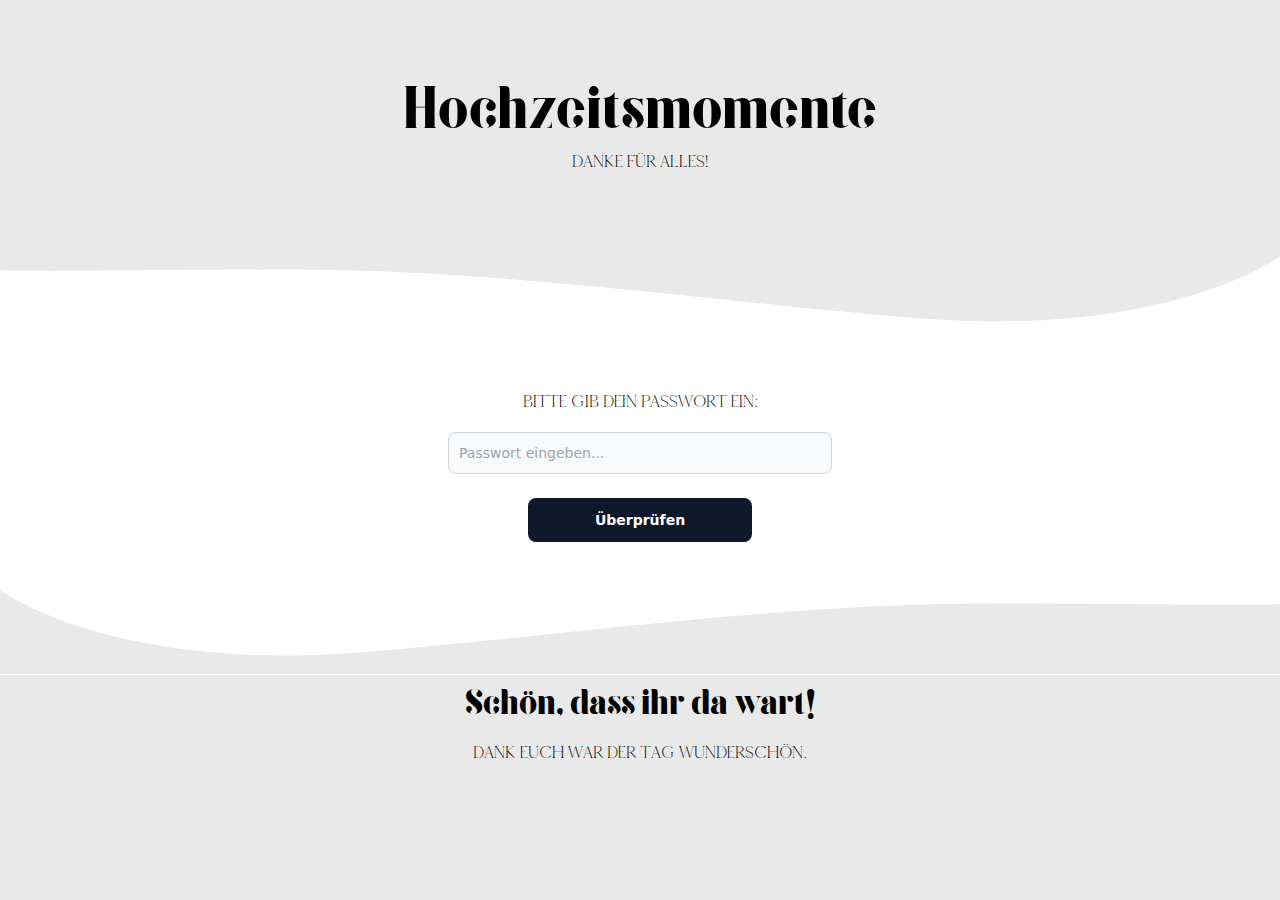
<file: samstag-fotos-stephan-asdLAksH.html>
<!doctype html>
<html>
  <head>
    <meta charset="UTF-8">
    <meta name="viewport" content="width=device-width, initial-scale=1.0">

    <script type="text/javascript" src="/assets/jquery-3.3.1.min.js"></script>
    <link href="/assets/nanogallery2.min.css" rel="stylesheet" type="text/css">
    <script type="text/javascript" src="/assets/jquery.nanogallery2.min.js"></script>
    <script src="/assets/tailwind.js"></script>
    <style>
      @font-face {
         font-family: 'goku';
         src: url('/webfonts/Goku.ttf') format('truetype');
         font-weight: normal;
         font-style: normal;
         font-display: swap;
      }

      @font-face {
         font-family: 'Elaris';
         src: url("/webfonts/elaris-regular.otf") format("opentype");
      }

      .goku {
        font-family: goku;
      }

      .elaris {
        font-family: elaris;
      }
   </style>
    <style>
      * {
        box-sizing: border-box;
      }
      body {
        margin: 0;
        background-color: #E9E9E9;
      }
      .header, .footer-content {
        background-color: #E9E9E9;
        border: 0px;
        
      }

      .header .curved-decoration svg:not([class*=bg]) path {
          fill: #fff;
      }

      .footer .curved-decoration svg:not([class*=bg]) path {
          fill: #E9E9E9;
      }

      .footer svg {
        transform: scaleX(-1);
      }

      .footer {
        background-color: white;
      }

      .curved-decoration svg {
        height: auto;
      }

      #wedding-photobox {
        padding: 2px;
        background-color: white;
        border: 0px;
      }

      .bg-box::before {
            content: "";
            background-size: cover;
            background-position: center;
            position: absolute;
            top: 0px;
            right: 0px;
            bottom: 0px;
            left: 0px;
            opacity: 0.5;
            border-radius: 0.75rem;
      }

      #photolist {
        background-color: white;
      }
      
    </style>
  </head>
  <body>

    <div class="header">
      <a href="https://krissiundcarl.de/" class="mt-4 ml-4 relative inline-flex items-center justify-center p-0.5 mb-2 mr-2 overflow-hidden text-sm font-medium text-gray-900 rounded-lg group bg-gradient-to-br from-zinc-400 to-stone-900 group-hover:from-zinc-400 group-hover:to-stone-900 hover:text-white dark:text-white focus:ring-4 focus:outline-none focus:ring-stone-300 dark:focus:ring-stone-800">
        <span class="relative px-5 py-2.5 transition-all ease-in duration-75 bg-white dark:bg-gray-900 rounded-md group-hover:bg-opacity-0">
          ← Zurück
        </span>
      </a>
      <div class="header-content flex flex-col items-center py-12">
        <h1 class="goku text-4xl md:text-6xl pt-8">Fotos von Stephan</h1>
        <h3 class="elaris text-md md:text-lg pt-2 pb-8 text-center">Ihr seht toll aus!</h3>
        <p class="text-md md:text-lg pt-2 mb-8 elaris"><a target="_blank" href="https://photography.steppschuh.net" class="underline">Stephan Schultzs Portfolio</a></p>
        <a class="w-56 inline-flex justify-center rounded-lg text-sm font-semibold py-3 px-4 bg-slate-900 text-white hover:bg-slate-700" href="https://files.krissiundcarl.de/file/carlundkrissi-hochzeit/samstag-fotograf-stephan/stephan-samstag.zip" download="stephan-samstag.zip" target="_blank">Alle Fotos herunterladen</a>
      </div>
      <div class="curved-decoration">
        <svg width="100%" height="100%" version="1.1" xmlns="http://www.w3.org/2000/svg"
          xmlns:xlink="http://www.w3.org/1999/xlink" x="0px" y="0px" viewBox="0 0 2560 168.6227"
          enable-background="new 0 0 2560 168.6227" xml:space="preserve">
          <g>
          </g>
          <g>
            <path d="M2560,0c0,0-219.6543,165.951-730.788,124.0771c-383.3156-31.4028-827.2138-96.9514-1244.7139-96.9514
                    c-212.5106,0-439,3.5-584.4982,1.5844l0,139.9126h2560V0z"></path>
          </g>
        </svg>
      </div>
    </div>

    <div id="wedding-photobox" class="py-8" data-nanogallery2='{
        "itemsBaseURL": "https://files.krissiundcarl.de/file/carlundkrissi-hochzeit/samstag-fotograf-stephan/",
        "thumbnailWidth": "auto",
        "thumbnailBorderVertical": 0,
        "thumbnailBorderHorizontal": 0,
        "thumbnailDisplayTransition": "none",
        "thumbnailLabel": {
          "position": "overImageOnBottom",
          "display": false
        },
        "thumbnailAlignment": "center",
        "displayBreadcrumb": false,
        "breadcrumbAutoHideTopLevel": false,
        "breadcrumbOnlyCurrentLevel": false,
        "thumbnailOpenImage": true,
        "viewerTools": {
          "topRight":  "fullscreenButton, downloadButton, closeButton" 
        }
      }'>

      <a href="interlaced/2023_06_10_hochzeit_krissi_carl_1004-HDR.jpg" data-ngthumb="thumbnails/2023_06_10_hochzeit_krissi_carl_1004-HDR.jpg.png" data-ngdesc=""></a>
      <a href="interlaced/2023_06_10_hochzeit_krissi_carl_1024-HDR-Pano.jpg" data-ngthumb="thumbnails/2023_06_10_hochzeit_krissi_carl_1024-HDR-Pano.jpg.png" data-ngdesc=""></a>
      <a href="interlaced/2023_06_10_hochzeit_krissi_carl_1025-HDR.jpg" data-ngthumb="thumbnails/2023_06_10_hochzeit_krissi_carl_1025-HDR.jpg.png" data-ngdesc=""></a>
      <a href="interlaced/2023_06_10_hochzeit_krissi_carl_1033-HDR.jpg" data-ngthumb="thumbnails/2023_06_10_hochzeit_krissi_carl_1033-HDR.jpg.png" data-ngdesc=""></a>
      <a href="interlaced/2023_06_10_hochzeit_krissi_carl_1034-HDR.jpg" data-ngthumb="thumbnails/2023_06_10_hochzeit_krissi_carl_1034-HDR.jpg.png" data-ngdesc=""></a>
      <a href="interlaced/2023_06_10_hochzeit_krissi_carl_1045-HDR.jpg" data-ngthumb="thumbnails/2023_06_10_hochzeit_krissi_carl_1045-HDR.jpg.png" data-ngdesc=""></a>
      <a href="interlaced/2023_06_10_hochzeit_krissi_carl_1046.jpg" data-ngthumb="thumbnails/2023_06_10_hochzeit_krissi_carl_1046.jpg.png" data-ngdesc=""></a>
      <a href="interlaced/2023_06_10_hochzeit_krissi_carl_1054-HDR.jpg" data-ngthumb="thumbnails/2023_06_10_hochzeit_krissi_carl_1054-HDR.jpg.png" data-ngdesc=""></a>
      <a href="interlaced/2023_06_10_hochzeit_krissi_carl_1057-HDR.jpg" data-ngthumb="thumbnails/2023_06_10_hochzeit_krissi_carl_1057-HDR.jpg.png" data-ngdesc=""></a>
      <a href="interlaced/2023_06_10_hochzeit_krissi_carl_1063.jpg" data-ngthumb="thumbnails/2023_06_10_hochzeit_krissi_carl_1063.jpg.png" data-ngdesc=""></a>
      <a href="interlaced/2023_06_10_hochzeit_krissi_carl_1064-HDR.jpg" data-ngthumb="thumbnails/2023_06_10_hochzeit_krissi_carl_1064-HDR.jpg.png" data-ngdesc=""></a>
      <a href="interlaced/2023_06_11_hochzeit_krissi_carl_0019.jpg" data-ngthumb="thumbnails/2023_06_11_hochzeit_krissi_carl_0019.jpg.png" data-ngdesc=""></a>
      <a href="interlaced/2023_06_11_hochzeit_krissi_carl_0021.jpg" data-ngthumb="thumbnails/2023_06_11_hochzeit_krissi_carl_0021.jpg.png" data-ngdesc=""></a>
      <a href="interlaced/2023_06_11_hochzeit_krissi_carl_0022.jpg" data-ngthumb="thumbnails/2023_06_11_hochzeit_krissi_carl_0022.jpg.png" data-ngdesc=""></a>
      <a href="interlaced/2023_06_11_hochzeit_krissi_carl_0027.jpg" data-ngthumb="thumbnails/2023_06_11_hochzeit_krissi_carl_0027.jpg.png" data-ngdesc=""></a>
      <a href="interlaced/2023_06_11_hochzeit_krissi_carl_0029.jpg" data-ngthumb="thumbnails/2023_06_11_hochzeit_krissi_carl_0029.jpg.png" data-ngdesc=""></a>
      <a href="interlaced/2023_06_11_hochzeit_krissi_carl_0035.jpg" data-ngthumb="thumbnails/2023_06_11_hochzeit_krissi_carl_0035.jpg.png" data-ngdesc=""></a>
      <a href="interlaced/2023_06_11_hochzeit_krissi_carl_0039.jpg" data-ngthumb="thumbnails/2023_06_11_hochzeit_krissi_carl_0039.jpg.png" data-ngdesc=""></a>
      <a href="interlaced/2023_06_11_hochzeit_krissi_carl_0042.jpg" data-ngthumb="thumbnails/2023_06_11_hochzeit_krissi_carl_0042.jpg.png" data-ngdesc=""></a>
      <a href="interlaced/2023_06_11_hochzeit_krissi_carl_0046.jpg" data-ngthumb="thumbnails/2023_06_11_hochzeit_krissi_carl_0046.jpg.png" data-ngdesc=""></a>
      <a href="interlaced/2023_06_11_hochzeit_krissi_carl_0048.jpg" data-ngthumb="thumbnails/2023_06_11_hochzeit_krissi_carl_0048.jpg.png" data-ngdesc=""></a>
      <a href="interlaced/2023_06_11_hochzeit_krissi_carl_0050.jpg" data-ngthumb="thumbnails/2023_06_11_hochzeit_krissi_carl_0050.jpg.png" data-ngdesc=""></a>
      <a href="interlaced/2023_06_11_hochzeit_krissi_carl_0052.jpg" data-ngthumb="thumbnails/2023_06_11_hochzeit_krissi_carl_0052.jpg.png" data-ngdesc=""></a>
      <a href="interlaced/2023_06_11_hochzeit_krissi_carl_0055.jpg" data-ngthumb="thumbnails/2023_06_11_hochzeit_krissi_carl_0055.jpg.png" data-ngdesc=""></a>
      <a href="interlaced/2023_06_11_hochzeit_krissi_carl_0072.jpg" data-ngthumb="thumbnails/2023_06_11_hochzeit_krissi_carl_0072.jpg.png" data-ngdesc=""></a>
      <a href="interlaced/2023_06_11_hochzeit_krissi_carl_0077.jpg" data-ngthumb="thumbnails/2023_06_11_hochzeit_krissi_carl_0077.jpg.png" data-ngdesc=""></a>
      <a href="interlaced/2023_06_11_hochzeit_krissi_carl_0082.jpg" data-ngthumb="thumbnails/2023_06_11_hochzeit_krissi_carl_0082.jpg.png" data-ngdesc=""></a>
      <a href="interlaced/2023_06_11_hochzeit_krissi_carl_0086.jpg" data-ngthumb="thumbnails/2023_06_11_hochzeit_krissi_carl_0086.jpg.png" data-ngdesc=""></a>
      <a href="interlaced/2023_06_11_hochzeit_krissi_carl_0101.jpg" data-ngthumb="thumbnails/2023_06_11_hochzeit_krissi_carl_0101.jpg.png" data-ngdesc=""></a>
      <a href="interlaced/2023_06_11_hochzeit_krissi_carl_0105.jpg" data-ngthumb="thumbnails/2023_06_11_hochzeit_krissi_carl_0105.jpg.png" data-ngdesc=""></a>
      <a href="interlaced/2023_06_11_hochzeit_krissi_carl_0106.jpg" data-ngthumb="thumbnails/2023_06_11_hochzeit_krissi_carl_0106.jpg.png" data-ngdesc=""></a>
      <a href="interlaced/2023_06_11_hochzeit_krissi_carl_0115.jpg" data-ngthumb="thumbnails/2023_06_11_hochzeit_krissi_carl_0115.jpg.png" data-ngdesc=""></a>
      <a href="interlaced/2023_06_11_hochzeit_krissi_carl_0138.jpg" data-ngthumb="thumbnails/2023_06_11_hochzeit_krissi_carl_0138.jpg.png" data-ngdesc=""></a>
      <a href="interlaced/2023_06_11_hochzeit_krissi_carl_0153.jpg" data-ngthumb="thumbnails/2023_06_11_hochzeit_krissi_carl_0153.jpg.png" data-ngdesc=""></a>
      <a href="interlaced/2023_06_11_hochzeit_krissi_carl_0154.jpg" data-ngthumb="thumbnails/2023_06_11_hochzeit_krissi_carl_0154.jpg.png" data-ngdesc=""></a>
      <a href="interlaced/2023_06_11_hochzeit_krissi_carl_0182.jpg" data-ngthumb="thumbnails/2023_06_11_hochzeit_krissi_carl_0182.jpg.png" data-ngdesc=""></a>
      <a href="interlaced/2023_06_11_hochzeit_krissi_carl_0203.jpg" data-ngthumb="thumbnails/2023_06_11_hochzeit_krissi_carl_0203.jpg.png" data-ngdesc=""></a>
      <a href="interlaced/2023_06_11_hochzeit_krissi_carl_0206.jpg" data-ngthumb="thumbnails/2023_06_11_hochzeit_krissi_carl_0206.jpg.png" data-ngdesc=""></a>
      <a href="interlaced/2023_06_11_hochzeit_krissi_carl_0218.jpg" data-ngthumb="thumbnails/2023_06_11_hochzeit_krissi_carl_0218.jpg.png" data-ngdesc=""></a>
      <a href="interlaced/2023_06_11_hochzeit_krissi_carl_0230.jpg" data-ngthumb="thumbnails/2023_06_11_hochzeit_krissi_carl_0230.jpg.png" data-ngdesc=""></a>
      <a href="interlaced/2023_06_11_hochzeit_krissi_carl_0234.jpg" data-ngthumb="thumbnails/2023_06_11_hochzeit_krissi_carl_0234.jpg.png" data-ngdesc=""></a>
      <a href="interlaced/2023_06_11_hochzeit_krissi_carl_0247.jpg" data-ngthumb="thumbnails/2023_06_11_hochzeit_krissi_carl_0247.jpg.png" data-ngdesc=""></a>
      <a href="interlaced/2023_06_11_hochzeit_krissi_carl_0267.jpg" data-ngthumb="thumbnails/2023_06_11_hochzeit_krissi_carl_0267.jpg.png" data-ngdesc=""></a>
      <a href="interlaced/2023_06_11_hochzeit_krissi_carl_0288.jpg" data-ngthumb="thumbnails/2023_06_11_hochzeit_krissi_carl_0288.jpg.png" data-ngdesc=""></a>
      <a href="interlaced/2023_06_11_hochzeit_krissi_carl_0291.jpg" data-ngthumb="thumbnails/2023_06_11_hochzeit_krissi_carl_0291.jpg.png" data-ngdesc=""></a>
      <a href="interlaced/2023_06_11_hochzeit_krissi_carl_0295.jpg" data-ngthumb="thumbnails/2023_06_11_hochzeit_krissi_carl_0295.jpg.png" data-ngdesc=""></a>
      <a href="interlaced/2023_06_11_hochzeit_krissi_carl_0298.jpg" data-ngthumb="thumbnails/2023_06_11_hochzeit_krissi_carl_0298.jpg.png" data-ngdesc=""></a>
      <a href="interlaced/2023_06_11_hochzeit_krissi_carl_0302.jpg" data-ngthumb="thumbnails/2023_06_11_hochzeit_krissi_carl_0302.jpg.png" data-ngdesc=""></a>
      <a href="interlaced/2023_06_11_hochzeit_krissi_carl_0303.jpg" data-ngthumb="thumbnails/2023_06_11_hochzeit_krissi_carl_0303.jpg.png" data-ngdesc=""></a>
      <a href="interlaced/2023_06_11_hochzeit_krissi_carl_0306.jpg" data-ngthumb="thumbnails/2023_06_11_hochzeit_krissi_carl_0306.jpg.png" data-ngdesc=""></a>
      <a href="interlaced/2023_06_11_hochzeit_krissi_carl_0309.jpg" data-ngthumb="thumbnails/2023_06_11_hochzeit_krissi_carl_0309.jpg.png" data-ngdesc=""></a>
      <a href="interlaced/2023_06_11_hochzeit_krissi_carl_0338.jpg" data-ngthumb="thumbnails/2023_06_11_hochzeit_krissi_carl_0338.jpg.png" data-ngdesc=""></a>
      <a href="interlaced/2023_06_11_hochzeit_krissi_carl_0342.jpg" data-ngthumb="thumbnails/2023_06_11_hochzeit_krissi_carl_0342.jpg.png" data-ngdesc=""></a>
      <a href="interlaced/2023_06_11_hochzeit_krissi_carl_0347.jpg" data-ngthumb="thumbnails/2023_06_11_hochzeit_krissi_carl_0347.jpg.png" data-ngdesc=""></a>
      <a href="interlaced/2023_06_11_hochzeit_krissi_carl_0356.jpg" data-ngthumb="thumbnails/2023_06_11_hochzeit_krissi_carl_0356.jpg.png" data-ngdesc=""></a>
      <a href="interlaced/2023_06_11_hochzeit_krissi_carl_0359.jpg" data-ngthumb="thumbnails/2023_06_11_hochzeit_krissi_carl_0359.jpg.png" data-ngdesc=""></a>
      <a href="interlaced/2023_06_11_hochzeit_krissi_carl_0363.jpg" data-ngthumb="thumbnails/2023_06_11_hochzeit_krissi_carl_0363.jpg.png" data-ngdesc=""></a>
      <a href="interlaced/2023_06_11_hochzeit_krissi_carl_0400.jpg" data-ngthumb="thumbnails/2023_06_11_hochzeit_krissi_carl_0400.jpg.png" data-ngdesc=""></a>
      <a href="interlaced/2023_06_11_hochzeit_krissi_carl_0411.jpg" data-ngthumb="thumbnails/2023_06_11_hochzeit_krissi_carl_0411.jpg.png" data-ngdesc=""></a>
      <a href="interlaced/2023_06_11_hochzeit_krissi_carl_0432.jpg" data-ngthumb="thumbnails/2023_06_11_hochzeit_krissi_carl_0432.jpg.png" data-ngdesc=""></a>
      <a href="interlaced/2023_06_11_hochzeit_krissi_carl_0439.jpg" data-ngthumb="thumbnails/2023_06_11_hochzeit_krissi_carl_0439.jpg.png" data-ngdesc=""></a>
      <a href="interlaced/2023_06_11_hochzeit_krissi_carl_0444.jpg" data-ngthumb="thumbnails/2023_06_11_hochzeit_krissi_carl_0444.jpg.png" data-ngdesc=""></a>
      <a href="interlaced/2023_06_11_hochzeit_krissi_carl_0448.jpg" data-ngthumb="thumbnails/2023_06_11_hochzeit_krissi_carl_0448.jpg.png" data-ngdesc=""></a>
      <a href="interlaced/2023_06_11_hochzeit_krissi_carl_0458.jpg" data-ngthumb="thumbnails/2023_06_11_hochzeit_krissi_carl_0458.jpg.png" data-ngdesc=""></a>
      <a href="interlaced/2023_06_11_hochzeit_krissi_carl_0471.jpg" data-ngthumb="thumbnails/2023_06_11_hochzeit_krissi_carl_0471.jpg.png" data-ngdesc=""></a>
      <a href="interlaced/2023_06_11_hochzeit_krissi_carl_0472.jpg" data-ngthumb="thumbnails/2023_06_11_hochzeit_krissi_carl_0472.jpg.png" data-ngdesc=""></a>
      <a href="interlaced/2023_06_11_hochzeit_krissi_carl_0492.jpg" data-ngthumb="thumbnails/2023_06_11_hochzeit_krissi_carl_0492.jpg.png" data-ngdesc=""></a>
      <a href="interlaced/2023_06_11_hochzeit_krissi_carl_0506.jpg" data-ngthumb="thumbnails/2023_06_11_hochzeit_krissi_carl_0506.jpg.png" data-ngdesc=""></a>
      <a href="interlaced/2023_06_11_hochzeit_krissi_carl_0511.jpg" data-ngthumb="thumbnails/2023_06_11_hochzeit_krissi_carl_0511.jpg.png" data-ngdesc=""></a>
      <a href="interlaced/2023_06_11_hochzeit_krissi_carl_0522.jpg" data-ngthumb="thumbnails/2023_06_11_hochzeit_krissi_carl_0522.jpg.png" data-ngdesc=""></a>
      <a href="interlaced/2023_06_11_hochzeit_krissi_carl_0549.jpg" data-ngthumb="thumbnails/2023_06_11_hochzeit_krissi_carl_0549.jpg.png" data-ngdesc=""></a>
      <a href="interlaced/2023_06_11_hochzeit_krissi_carl_0561.jpg" data-ngthumb="thumbnails/2023_06_11_hochzeit_krissi_carl_0561.jpg.png" data-ngdesc=""></a>
      <a href="interlaced/2023_06_11_hochzeit_krissi_carl_0583.jpg" data-ngthumb="thumbnails/2023_06_11_hochzeit_krissi_carl_0583.jpg.png" data-ngdesc=""></a>
      <a href="interlaced/2023_06_11_hochzeit_krissi_carl_0604.jpg" data-ngthumb="thumbnails/2023_06_11_hochzeit_krissi_carl_0604.jpg.png" data-ngdesc=""></a>
      <a href="interlaced/2023_06_11_hochzeit_krissi_carl_0612.jpg" data-ngthumb="thumbnails/2023_06_11_hochzeit_krissi_carl_0612.jpg.png" data-ngdesc=""></a>
      <a href="interlaced/2023_06_11_hochzeit_krissi_carl_0618.jpg" data-ngthumb="thumbnails/2023_06_11_hochzeit_krissi_carl_0618.jpg.png" data-ngdesc=""></a>
      <a href="interlaced/2023_06_11_hochzeit_krissi_carl_0632.jpg" data-ngthumb="thumbnails/2023_06_11_hochzeit_krissi_carl_0632.jpg.png" data-ngdesc=""></a>
      <a href="interlaced/2023_06_11_hochzeit_krissi_carl_0637.jpg" data-ngthumb="thumbnails/2023_06_11_hochzeit_krissi_carl_0637.jpg.png" data-ngdesc=""></a>
      <a href="interlaced/2023_06_11_hochzeit_krissi_carl_0642.jpg" data-ngthumb="thumbnails/2023_06_11_hochzeit_krissi_carl_0642.jpg.png" data-ngdesc=""></a>
      <a href="interlaced/2023_06_11_hochzeit_krissi_carl_0658.jpg" data-ngthumb="thumbnails/2023_06_11_hochzeit_krissi_carl_0658.jpg.png" data-ngdesc=""></a>
      <a href="interlaced/2023_06_11_hochzeit_krissi_carl_0664.jpg" data-ngthumb="thumbnails/2023_06_11_hochzeit_krissi_carl_0664.jpg.png" data-ngdesc=""></a>
      <a href="interlaced/2023_06_11_hochzeit_krissi_carl_0682.jpg" data-ngthumb="thumbnails/2023_06_11_hochzeit_krissi_carl_0682.jpg.png" data-ngdesc=""></a>
      <a href="interlaced/2023_06_11_hochzeit_krissi_carl_0688.jpg" data-ngthumb="thumbnails/2023_06_11_hochzeit_krissi_carl_0688.jpg.png" data-ngdesc=""></a>
      <a href="interlaced/2023_06_11_hochzeit_krissi_carl_0697.jpg" data-ngthumb="thumbnails/2023_06_11_hochzeit_krissi_carl_0697.jpg.png" data-ngdesc=""></a>
      <a href="interlaced/2023_06_11_hochzeit_krissi_carl_0705.jpg" data-ngthumb="thumbnails/2023_06_11_hochzeit_krissi_carl_0705.jpg.png" data-ngdesc=""></a>
      <a href="interlaced/2023_06_11_hochzeit_krissi_carl_0710-Enhanced-NR.jpg" data-ngthumb="thumbnails/2023_06_11_hochzeit_krissi_carl_0710-Enhanced-NR.jpg.png" data-ngdesc=""></a>
      <a href="interlaced/2023_06_11_hochzeit_krissi_carl_0713.jpg" data-ngthumb="thumbnails/2023_06_11_hochzeit_krissi_carl_0713.jpg.png" data-ngdesc=""></a>
      <a href="interlaced/2023_06_11_hochzeit_krissi_carl_0716.jpg" data-ngthumb="thumbnails/2023_06_11_hochzeit_krissi_carl_0716.jpg.png" data-ngdesc=""></a>
      <a href="interlaced/2023_06_11_hochzeit_krissi_carl_0719.jpg" data-ngthumb="thumbnails/2023_06_11_hochzeit_krissi_carl_0719.jpg.png" data-ngdesc=""></a>
      <a href="interlaced/2023_06_11_hochzeit_krissi_carl_0721.jpg" data-ngthumb="thumbnails/2023_06_11_hochzeit_krissi_carl_0721.jpg.png" data-ngdesc=""></a>
      <a href="interlaced/2023_06_11_hochzeit_krissi_carl_0725.jpg" data-ngthumb="thumbnails/2023_06_11_hochzeit_krissi_carl_0725.jpg.png" data-ngdesc=""></a>
      <a href="interlaced/2023_06_11_hochzeit_krissi_carl_0726.jpg" data-ngthumb="thumbnails/2023_06_11_hochzeit_krissi_carl_0726.jpg.png" data-ngdesc=""></a>
      <a href="interlaced/2023_06_11_hochzeit_krissi_carl_0727.jpg" data-ngthumb="thumbnails/2023_06_11_hochzeit_krissi_carl_0727.jpg.png" data-ngdesc=""></a>
      <a href="interlaced/2023_06_11_hochzeit_krissi_carl_0730-Enhanced-NR.jpg" data-ngthumb="thumbnails/2023_06_11_hochzeit_krissi_carl_0730-Enhanced-NR.jpg.png" data-ngdesc=""></a>
      <a href="interlaced/2023_06_11_hochzeit_krissi_carl_0736.jpg" data-ngthumb="thumbnails/2023_06_11_hochzeit_krissi_carl_0736.jpg.png" data-ngdesc=""></a>
      <a href="interlaced/2023_06_11_hochzeit_krissi_carl_0738.jpg" data-ngthumb="thumbnails/2023_06_11_hochzeit_krissi_carl_0738.jpg.png" data-ngdesc=""></a>
      <a href="interlaced/2023_06_11_hochzeit_krissi_carl_0744.jpg" data-ngthumb="thumbnails/2023_06_11_hochzeit_krissi_carl_0744.jpg.png" data-ngdesc=""></a>
      <a href="interlaced/2023_06_11_hochzeit_krissi_carl_0745.jpg" data-ngthumb="thumbnails/2023_06_11_hochzeit_krissi_carl_0745.jpg.png" data-ngdesc=""></a>
      <a href="interlaced/2023_06_11_hochzeit_krissi_carl_0748.jpg" data-ngthumb="thumbnails/2023_06_11_hochzeit_krissi_carl_0748.jpg.png" data-ngdesc=""></a>
      <a href="interlaced/2023_06_11_hochzeit_krissi_carl_0757-Enhanced-NR.jpg" data-ngthumb="thumbnails/2023_06_11_hochzeit_krissi_carl_0757-Enhanced-NR.jpg.png" data-ngdesc=""></a>
      <a href="interlaced/2023_06_11_hochzeit_krissi_carl_0763.jpg" data-ngthumb="thumbnails/2023_06_11_hochzeit_krissi_carl_0763.jpg.png" data-ngdesc=""></a>
      <a href="interlaced/2023_06_11_hochzeit_krissi_carl_0766.jpg" data-ngthumb="thumbnails/2023_06_11_hochzeit_krissi_carl_0766.jpg.png" data-ngdesc=""></a>
      <a href="interlaced/2023_06_11_hochzeit_krissi_carl_0771.jpg" data-ngthumb="thumbnails/2023_06_11_hochzeit_krissi_carl_0771.jpg.png" data-ngdesc=""></a>
      <a href="interlaced/2023_06_11_hochzeit_krissi_carl_0772.jpg" data-ngthumb="thumbnails/2023_06_11_hochzeit_krissi_carl_0772.jpg.png" data-ngdesc=""></a>
      <a href="interlaced/2023_06_11_hochzeit_krissi_carl_0775.jpg" data-ngthumb="thumbnails/2023_06_11_hochzeit_krissi_carl_0775.jpg.png" data-ngdesc=""></a>
      <a href="interlaced/2023_06_11_hochzeit_krissi_carl_0777.jpg" data-ngthumb="thumbnails/2023_06_11_hochzeit_krissi_carl_0777.jpg.png" data-ngdesc=""></a>
      <a href="interlaced/2023_06_11_hochzeit_krissi_carl_0780.jpg" data-ngthumb="thumbnails/2023_06_11_hochzeit_krissi_carl_0780.jpg.png" data-ngdesc=""></a>
      <a href="interlaced/2023_06_11_hochzeit_krissi_carl_0785.jpg" data-ngthumb="thumbnails/2023_06_11_hochzeit_krissi_carl_0785.jpg.png" data-ngdesc=""></a>
      <a href="interlaced/2023_06_11_hochzeit_krissi_carl_0794.jpg" data-ngthumb="thumbnails/2023_06_11_hochzeit_krissi_carl_0794.jpg.png" data-ngdesc=""></a>
      <a href="interlaced/2023_06_11_hochzeit_krissi_carl_0799.jpg" data-ngthumb="thumbnails/2023_06_11_hochzeit_krissi_carl_0799.jpg.png" data-ngdesc=""></a>
      <a href="interlaced/2023_06_11_hochzeit_krissi_carl_0800.jpg" data-ngthumb="thumbnails/2023_06_11_hochzeit_krissi_carl_0800.jpg.png" data-ngdesc=""></a>
      <a href="interlaced/2023_06_11_hochzeit_krissi_carl_0818.jpg" data-ngthumb="thumbnails/2023_06_11_hochzeit_krissi_carl_0818.jpg.png" data-ngdesc=""></a>
      <a href="interlaced/2023_06_11_hochzeit_krissi_carl_0822.jpg" data-ngthumb="thumbnails/2023_06_11_hochzeit_krissi_carl_0822.jpg.png" data-ngdesc=""></a>
      <a href="interlaced/2023_06_11_hochzeit_krissi_carl_0824.jpg" data-ngthumb="thumbnails/2023_06_11_hochzeit_krissi_carl_0824.jpg.png" data-ngdesc=""></a>
      <a href="interlaced/2023_06_11_hochzeit_krissi_carl_0827.jpg" data-ngthumb="thumbnails/2023_06_11_hochzeit_krissi_carl_0827.jpg.png" data-ngdesc=""></a>
      <a href="interlaced/2023_06_11_hochzeit_krissi_carl_1068-HDR.jpg" data-ngthumb="thumbnails/2023_06_11_hochzeit_krissi_carl_1068-HDR.jpg.png" data-ngdesc=""></a>
      <a href="interlaced/2023_06_11_hochzeit_krissi_carl_1071.jpg" data-ngthumb="thumbnails/2023_06_11_hochzeit_krissi_carl_1071.jpg.png" data-ngdesc=""></a>
      <a href="interlaced/2023_06_11_hochzeit_krissi_carl_1075-HDR-Pano.jpg" data-ngthumb="thumbnails/2023_06_11_hochzeit_krissi_carl_1075-HDR-Pano.jpg.png" data-ngdesc=""></a>
      <a href="interlaced/2023_06_11_hochzeit_krissi_carl_1102-HDR.jpg" data-ngthumb="thumbnails/2023_06_11_hochzeit_krissi_carl_1102-HDR.jpg.png" data-ngdesc=""></a>
      <a href="interlaced/2023_06_11_hochzeit_krissi_carl_1106.jpg" data-ngthumb="thumbnails/2023_06_11_hochzeit_krissi_carl_1106.jpg.png" data-ngdesc=""></a>
    </div>

    <div class="footer">
      <div class="curved-decoration">
        <svg width="100%" height="100%" version="1.1" xmlns="http://www.w3.org/2000/svg"
          xmlns:xlink="http://www.w3.org/1999/xlink" x="0px" y="0px" viewBox="0 0 2560 168.6227"
          enable-background="new 0 0 2560 168.6227" xml:space="preserve">
          <g>
          </g>
          <g>
            <path d="M2560,0c0,0-219.6543,165.951-730.788,124.0771c-383.3156-31.4028-827.2138-96.9514-1244.7139-96.9514
                    c-212.5106,0-439,3.5-584.4982,1.5844l0,139.9126h2560V0z"></path>
          </g>
        </svg>
      </div>
      <div class="footer-content flex flex-col items-center pb-16">
        <h1 class="goku text-2xl md:text-4xl py-2">Sch&ouml;n, dass ihr da wart!</h1>
        <h3 class="elaris text-md md:text-lg py-2">Dank euch war der Tag wundersch&ouml;n.</h3>
      </div>
    </div>
    <script>
      const password = localStorage.getItem("stored-password");
      if (password === null) {
        window.location.href = "/"
      }
    </script>
  </body>
</html>
</file>
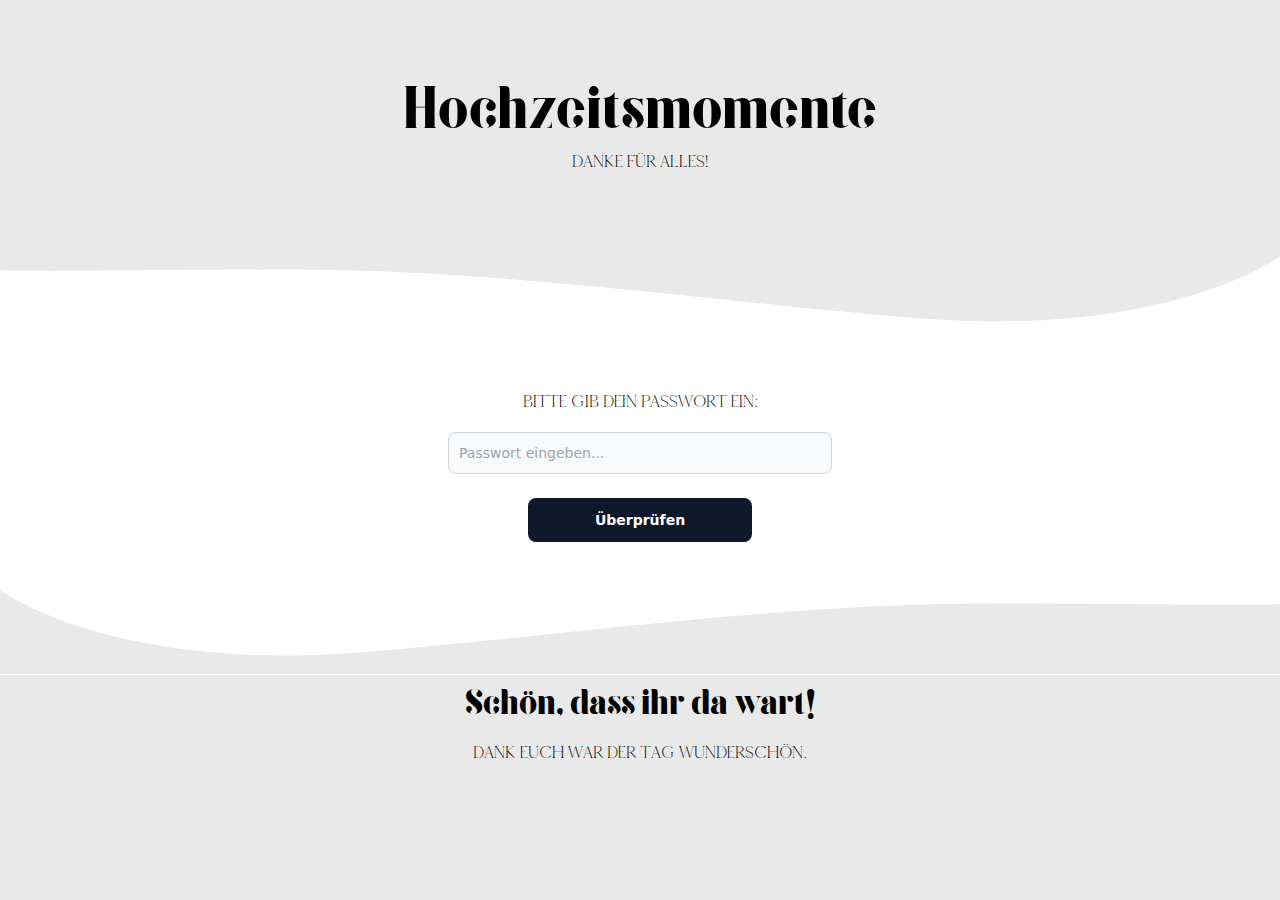
<file: samstag-fotos-von-gaesten-asKSOsLqd.html>
<!doctype html>
<html>
  <head>
    <meta charset="UTF-8">
    <meta name="viewport" content="width=device-width, initial-scale=1.0">

    <script type="text/javascript" src="/assets/jquery-3.3.1.min.js"></script>
    <link href="/assets/nanogallery2.min.css" rel="stylesheet" type="text/css">
    <script type="text/javascript" src="/assets/jquery.nanogallery2.min.js"></script>
    <script src="/assets/tailwind.js"></script>
    <style>
      @font-face {
         font-family: 'goku';
         src: url('/webfonts/Goku.ttf') format('truetype');
         font-weight: normal;
         font-style: normal;
         font-display: swap;
      }

      @font-face {
         font-family: 'Elaris';
         src: url("/webfonts/elaris-regular.otf") format("opentype");
      }

      .goku {
        font-family: goku;
      }

      .elaris {
        font-family: elaris;
      }
   </style>
    <style>
      * {
        box-sizing: border-box;
      }
      body {
        margin: 0;
        background-color: #E9E9E9;
      }
      .header, .footer-content {
        background-color: #E9E9E9;
        border: 0px;
        
      }

      .header .curved-decoration svg:not([class*=bg]) path {
          fill: #fff;
      }

      .footer .curved-decoration svg:not([class*=bg]) path {
          fill: #E9E9E9;
      }

      .footer svg {
        transform: scaleX(-1);
      }

      .footer {
        background-color: white;
      }

      .curved-decoration svg {
        height: auto;
      }

      #wedding-photobox {
        padding: 2px;
        background-color: white;
        border: 0px;
      }

      .bg-box::before {
            content: "";
            background-size: cover;
            background-position: center;
            position: absolute;
            top: 0px;
            right: 0px;
            bottom: 0px;
            left: 0px;
            opacity: 0.5;
            border-radius: 0.75rem;
      }

      #photolist {
        background-color: white;
      }
      
    </style>
  </head>
  <body>

    <div class="header">
      <a href="https://krissiundcarl.de/" class="mt-4 ml-4 relative inline-flex items-center justify-center p-0.5 mb-2 mr-2 overflow-hidden text-sm font-medium text-gray-900 rounded-lg group bg-gradient-to-br from-zinc-400 to-stone-900 group-hover:from-zinc-400 group-hover:to-stone-900 hover:text-white dark:text-white focus:ring-4 focus:outline-none focus:ring-stone-300 dark:focus:ring-stone-800">
        <span class="relative px-5 py-2.5 transition-all ease-in duration-75 bg-white dark:bg-gray-900 rounded-md group-hover:bg-opacity-0">
          ← Zurück
        </span>
      </a>
      <div class="header-content flex flex-col items-center py-12">
        <h1 class="goku text-4xl md:text-6xl pt-8">Fotos von G&auml;sten</h1>
        <h3 class="elaris text-md md:text-lg pt-2 pb-8">Danke f&uuml;r eure kreativen Schnappsch&uuml;sse!</h3>
        <a class="w-56 inline-flex justify-center rounded-lg text-sm font-semibold py-3 px-4 bg-slate-900 text-white hover:bg-slate-700" href="https://files.krissiundcarl.de/file/carlundkrissi-hochzeit/samstag-gaeste/samstag-gaeste-fotos.zip" download="samstag-gaeste-fotos.zip" target="_blank">Alle Fotos herunterladen</a>
      </div>
      <div class="curved-decoration">
        <svg width="100%" height="100%" version="1.1" xmlns="http://www.w3.org/2000/svg"
          xmlns:xlink="http://www.w3.org/1999/xlink" x="0px" y="0px" viewBox="0 0 2560 168.6227"
          enable-background="new 0 0 2560 168.6227" xml:space="preserve">
          <g>
          </g>
          <g>
            <path d="M2560,0c0,0-219.6543,165.951-730.788,124.0771c-383.3156-31.4028-827.2138-96.9514-1244.7139-96.9514
                    c-212.5106,0-439,3.5-584.4982,1.5844l0,139.9126h2560V0z"></path>
          </g>
        </svg>
      </div>
    </div>

    <div id="wedding-photobox" class="py-8" data-nanogallery2='{
        "itemsBaseURL": "https://files.krissiundcarl.de/file/carlundkrissi-hochzeit/samstag-gaeste/",
        "thumbnailWidth": "auto",
        "thumbnailBorderVertical": 0,
        "thumbnailBorderHorizontal": 0,
        "thumbnailDisplayTransition": "none",
        "thumbnailLabel": {
          "position": "overImageOnBottom",
          "display": false
        },
        "thumbnailAlignment": "center",
        "displayBreadcrumb": false,
        "breadcrumbAutoHideTopLevel": false,
        "breadcrumbOnlyCurrentLevel": false,
        "thumbnailOpenImage": true,
        "viewerTools": {
          "topRight":  "fullscreenButton, downloadButton, closeButton" 
        }
      }'>
      <a href="interlaced/anja-1.jpeg" data-ngthumb="thumbnails/anja-1.jpeg.png" data-ngdesc=""></a>
      <a href="interlaced/anja-2.jpeg" data-ngthumb="thumbnails/anja-2.jpeg.png" data-ngdesc=""></a>
      <a href="interlaced/anja-3.jpeg" data-ngthumb="thumbnails/anja-3.jpeg.png" data-ngdesc=""></a>
      <a href="interlaced/anja-4.jpeg" data-ngthumb="thumbnails/anja-4.jpeg.png" data-ngdesc=""></a>
      <a href="interlaced/anja-5.jpeg" data-ngthumb="thumbnails/anja-5.jpeg.png" data-ngdesc=""></a>
      <a href="interlaced/anja-6.jpeg" data-ngthumb="thumbnails/anja-6.jpeg.png" data-ngdesc=""></a>
      <a href="interlaced/anja-7.jpeg" data-ngthumb="thumbnails/anja-7.jpeg.png" data-ngdesc=""></a>
      <a href="anja-8.mp4" data-ngthumb="thumbnails/anja-8.mov.png" data-ngdesc=""></a>
      <a href="interlaced/anja-9.jpeg" data-ngthumb="thumbnails/anja-9.jpeg.png" data-ngdesc=""></a>
      <a href="interlaced/anja-10.jpeg" data-ngthumb="thumbnails/anja-10.jpeg.png" data-ngdesc=""></a>
      <a href="interlaced/anja-11.jpeg" data-ngthumb="thumbnails/anja-11.jpeg.png" data-ngdesc=""></a>
      <a href="interlaced/anja-12.jpeg" data-ngthumb="thumbnails/anja-12.jpeg.png" data-ngdesc=""></a>
      <a href="anja-13.mp4" data-ngthumb="thumbnails/anja-13.mov.png" data-ngdesc=""></a>
      <a href="interlaced/anja-14.jpeg" data-ngthumb="thumbnails/anja-14.jpeg.png" data-ngdesc=""></a>
      <a href="IMG_0329.JPG" data-ngthumb="thumbnails/IMG_0329.JPG.png" data-ngdesc=""></a>
      <a href="gero-1.jpg" data-ngthumb="thumbnails/gero-1.jpg.png" data-ngdesc=""></a>
      <a href="gero-2.jpg" data-ngthumb="thumbnails/gero-2.jpg.png" data-ngdesc=""></a>
      <a href="gero-3.mp4" data-ngthumb="thumbnails/gero-3.mp4.png" data-ngdesc=""></a>
      <a href="gero-4.mp4" data-ngthumb="thumbnails/gero-4.mp4.png" data-ngdesc=""></a>
      <a href="gero-video.mp4" data-ngthumb="thumbnails/gero-video.mp4.png" data-ngdesc=""></a>
      <a href="interlaced/henne-00001.jpeg" data-ngthumb="thumbnails/henne-00001.jpeg.png" data-ngdesc=""></a>
      <a href="interlaced/henne-00002.jpeg" data-ngthumb="thumbnails/henne-00002.jpeg.png" data-ngdesc=""></a>
      <a href="interlaced/henne-00003.jpeg" data-ngthumb="thumbnails/henne-00003.jpeg.png" data-ngdesc=""></a>
      <a href="interlaced/henne-00004.jpeg" data-ngthumb="thumbnails/henne-00004.jpeg.png" data-ngdesc=""></a>
      <a href="interlaced/henne-00005.jpeg" data-ngthumb="thumbnails/henne-00005.jpeg.png" data-ngdesc=""></a>
      <a href="interlaced/henne-00006.jpeg" data-ngthumb="thumbnails/henne-00006.jpeg.png" data-ngdesc=""></a>
      <a href="henne-00007.mp4" data-ngthumb="thumbnails/henne-00007.mp4.png" data-ngdesc=""></a>
      <a href="interlaced/henne-00008.jpeg" data-ngthumb="thumbnails/henne-00008.jpeg.png" data-ngdesc=""></a>
      <a href="interlaced/henne-00009.jpeg" data-ngthumb="thumbnails/henne-00009.jpeg.png" data-ngdesc=""></a>
      <a href="interlaced/henne-00010.jpeg" data-ngthumb="thumbnails/henne-00010.jpeg.png" data-ngdesc=""></a>
      <a href="interlaced/henne-00011.jpeg" data-ngthumb="thumbnails/henne-00011.jpeg.png" data-ngdesc=""></a>
      <a href="interlaced/henne-00012.jpeg" data-ngthumb="thumbnails/henne-00012.jpeg.png" data-ngdesc=""></a>
      <a href="interlaced/henne-00013.jpeg" data-ngthumb="thumbnails/henne-00013.jpeg.png" data-ngdesc=""></a>
      <a href="interlaced/henne-00014.jpeg" data-ngthumb="thumbnails/henne-00014.jpeg.png" data-ngdesc=""></a>
      <a href="interlaced/henne-00015.jpeg" data-ngthumb="thumbnails/henne-00015.jpeg.png" data-ngdesc=""></a>
      <a href="interlaced/henne-00016.jpeg" data-ngthumb="thumbnails/henne-00016.jpeg.png" data-ngdesc=""></a>
      <a href="interlaced/henne-00017.jpeg" data-ngthumb="thumbnails/henne-00017.jpeg.png" data-ngdesc=""></a>
      <a href="interlaced/henne-00018.jpeg" data-ngthumb="thumbnails/henne-00018.jpeg.png" data-ngdesc=""></a>
      <a href="interlaced/henne-00019.jpeg" data-ngthumb="thumbnails/henne-00019.jpeg.png" data-ngdesc=""></a>
      <a href="interlaced/henne-00020.jpeg" data-ngthumb="thumbnails/henne-00020.jpeg.png" data-ngdesc=""></a>
      <a href="interlaced/henne-00021.jpeg" data-ngthumb="thumbnails/henne-00021.jpeg.png" data-ngdesc=""></a>
      <a href="interlaced/henne-00022.jpeg" data-ngthumb="thumbnails/henne-00022.jpeg.png" data-ngdesc=""></a>
      <a href="interlaced/henne-00023.jpeg" data-ngthumb="thumbnails/henne-00023.jpeg.png" data-ngdesc=""></a>
      <a href="interlaced/henne-00024.jpeg" data-ngthumb="thumbnails/henne-00024.jpeg.png" data-ngdesc=""></a>
      <a href="interlaced/henne-00025.jpeg" data-ngthumb="thumbnails/henne-00025.jpeg.png" data-ngdesc=""></a>
      <a href="interlaced/henne-00026.jpeg" data-ngthumb="thumbnails/henne-00026.jpeg.png" data-ngdesc=""></a>
      <a href="interlaced/trauzeugen-8.jpeg" data-ngthumb="thumbnails/trauzeugen-8.jpeg.png" data-ngdesc=""></a>
      <a href="interlaced/trauzeugen-9.jpeg" data-ngthumb="thumbnails/trauzeugen-9.jpeg.png" data-ngdesc=""></a>
      <a href="interlaced/trauzeugen-10.jpeg" data-ngthumb="thumbnails/trauzeugen-10.jpeg.png" data-ngdesc=""></a>
      <a href="interlaced/trauzeugen-11.jpeg" data-ngthumb="thumbnails/trauzeugen-11.jpeg.png" data-ngdesc=""></a>
      <a href="interlaced/trauzeugen-13.jpeg" data-ngthumb="thumbnails/trauzeugen-13.jpeg.png" data-ngdesc=""></a>
      <a href="interlaced/trauzeugen-14.jpeg" data-ngthumb="thumbnails/trauzeugen-14.jpeg.png" data-ngdesc=""></a>
      <a href="trauzeugen-15.mp4" data-ngthumb="thumbnails/trauzeugen-15.mp4.png" data-ngdesc=""></a>
      <a href="interlaced/trauzeugen-16.jpeg" data-ngthumb="thumbnails/trauzeugen-16.jpeg.png" data-ngdesc=""></a>
      <a href="trauzeugen-17.mp4" data-ngthumb="thumbnails/trauzeugen-17.mp4.png" data-ngdesc=""></a>
      <a href="interlaced/trauzeugen-18.jpeg" data-ngthumb="thumbnails/trauzeugen-18.jpeg.png" data-ngdesc=""></a>
      <a href="trauzeugen-19.mp4" data-ngthumb="thumbnails/trauzeugen-19.mp4.png" data-ngdesc=""></a>
      <a href="interlaced/trauzeugen-20.jpeg" data-ngthumb="thumbnails/trauzeugen-20.jpeg.png" data-ngdesc=""></a>
      <a href="interlaced/trauzeugen-21.jpeg" data-ngthumb="thumbnails/trauzeugen-21.jpeg.png" data-ngdesc=""></a>
      <a href="interlaced/trauzeugen-22.jpeg" data-ngthumb="thumbnails/trauzeugen-22.jpeg.png" data-ngdesc=""></a>
      <a href="trauzeugen-23.mp4" data-ngthumb="thumbnails/trauzeugen-23.mp4.png" data-ngdesc=""></a>
      <a href="interlaced/trauzeugen-24.jpeg" data-ngthumb="thumbnails/trauzeugen-24.jpeg.png" data-ngdesc=""></a>
      <a href="trauzeugen-25.mp4" data-ngthumb="thumbnails/trauzeugen-25.mp4.png" data-ngdesc=""></a>
      <a href="interlaced/trauzeugen-26.jpeg" data-ngthumb="thumbnails/trauzeugen-26.jpeg.png" data-ngdesc=""></a>
      <a href="interlaced/trauzeugen-27.jpeg" data-ngthumb="thumbnails/trauzeugen-27.jpeg.png" data-ngdesc=""></a>
      <a href="interlaced/trauzeugen-28.jpeg" data-ngthumb="thumbnails/trauzeugen-28.jpeg.png" data-ngdesc=""></a>
      <a href="interlaced/trauzeugen-29.jpeg" data-ngthumb="thumbnails/trauzeugen-29.jpeg.png" data-ngdesc=""></a>
      <a href="interlaced/trauzeugen-30.jpeg" data-ngthumb="thumbnails/trauzeugen-30.jpeg.png" data-ngdesc=""></a>
      <a href="interlaced/trauzeugen-31.jpeg" data-ngthumb="thumbnails/trauzeugen-31.jpeg.png" data-ngdesc=""></a>
      <a href="interlaced/trauzeugen-32.jpeg" data-ngthumb="thumbnails/trauzeugen-32.jpeg.png" data-ngdesc=""></a>
      <a href="interlaced/trauzeugen-33.jpeg" data-ngthumb="thumbnails/trauzeugen-33.jpeg.png" data-ngdesc=""></a>
      <a href="interlaced/trauzeugen-34.jpeg" data-ngthumb="thumbnails/trauzeugen-34.jpeg.png" data-ngdesc=""></a>
      <a href="trauzeugen-35.mp4" data-ngthumb="thumbnails/trauzeugen-35.mp4.png" data-ngdesc=""></a>
      <a href="interlaced/trauzeugen-36.jpeg" data-ngthumb="thumbnails/trauzeugen-36.jpeg.png" data-ngdesc=""></a>
      <a href="interlaced/trauzeugen-37.jpeg" data-ngthumb="thumbnails/trauzeugen-37.jpeg.png" data-ngdesc=""></a>
      <a href="interlaced/trauzeugen-38.jpeg" data-ngthumb="thumbnails/trauzeugen-38.jpeg.png" data-ngdesc=""></a>
    </div>



    <div class="footer">
      <div class="curved-decoration">
        <svg width="100%" height="100%" version="1.1" xmlns="http://www.w3.org/2000/svg"
          xmlns:xlink="http://www.w3.org/1999/xlink" x="0px" y="0px" viewBox="0 0 2560 168.6227"
          enable-background="new 0 0 2560 168.6227" xml:space="preserve">
          <g>
          </g>
          <g>
            <path d="M2560,0c0,0-219.6543,165.951-730.788,124.0771c-383.3156-31.4028-827.2138-96.9514-1244.7139-96.9514
                    c-212.5106,0-439,3.5-584.4982,1.5844l0,139.9126h2560V0z"></path>
          </g>
        </svg>
      </div>
      <div class="footer-content flex flex-col items-center pb-16">
        <h1 class="goku text-2xl md:text-4xl py-2">Sch&ouml;n, dass ihr da wart!</h1>
        <h3 class="elaris text-md md:text-lg py-2">Dank euch war der Tag wundersch&ouml;n.</h3>
      </div>
    </div>
    <script>
      const password = localStorage.getItem("stored-password");
      if (password === null) {
        window.location.href = "/"
      }
    </script>
  </body>
</html>
</file>
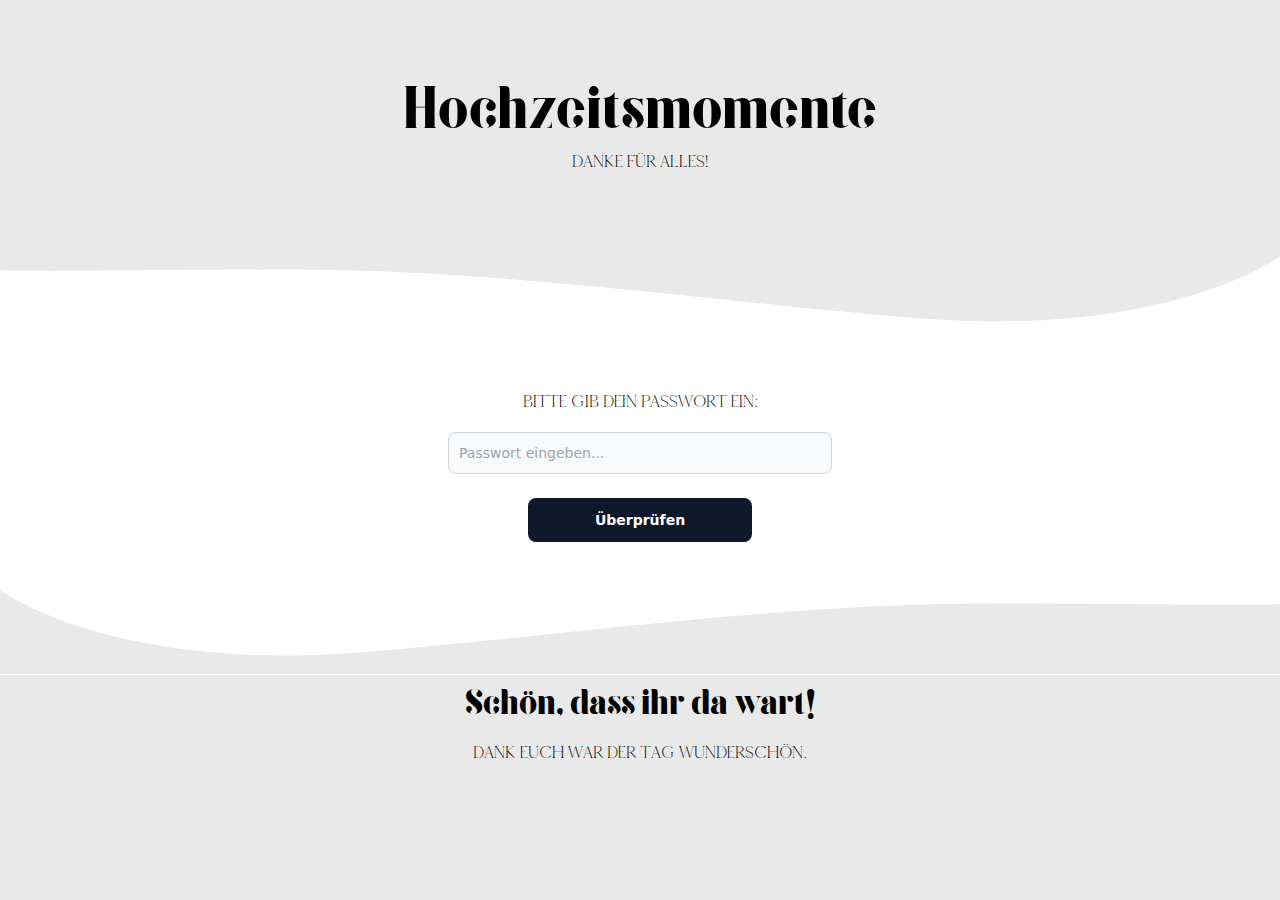
<file: samtag-fotobox-xSjJdKa.html>
<!doctype html>
<html>
  <head>
    <meta charset="UTF-8">
    <meta name="viewport" content="width=device-width, initial-scale=1.0">

    <script type="text/javascript" src="/assets/jquery-3.3.1.min.js"></script>
    <link href="/assets/nanogallery2.min.css" rel="stylesheet" type="text/css">
    <script type="text/javascript" src="/assets/jquery.nanogallery2.min.js"></script>
    <script src="/assets/tailwind.js"></script>
    <style>
      @font-face {
         font-family: 'goku';
         src: url('/webfonts/Goku.ttf') format('truetype');
         font-weight: normal;
         font-style: normal;
         font-display: swap;
      }

      @font-face {
         font-family: 'Elaris';
         src: url("/webfonts/elaris-regular.otf") format("opentype");
      }

      .goku {
        font-family: goku;
      }

      .elaris {
        font-family: elaris;
      }
   </style>
    <style>
      * {
        box-sizing: border-box;
      }
      body {
        margin: 0;
        background-color: #E9E9E9;
      }
      .header, .footer-content {
        background-color: #E9E9E9;
        border: 0px;
        
      }

      .header .curved-decoration svg:not([class*=bg]) path {
          fill: #fff;
      }

      .footer .curved-decoration svg:not([class*=bg]) path {
          fill: #E9E9E9;
      }

      .footer svg {
        transform: scaleX(-1);
      }

      .footer {
        background-color: white;
      }

      .curved-decoration svg {
        height: auto;
      }

      #wedding-photobox {
        padding: 2px;
        background-color: white;
        border: 0px;
      }

      .bg-box::before {
            content: "";
            background-size: cover;
            background-position: center;
            position: absolute;
            top: 0px;
            right: 0px;
            bottom: 0px;
            left: 0px;
            opacity: 0.5;
            border-radius: 0.75rem;
      }

      #photolist {
        background-color: white;
      }
      
    </style>
  </head>
  <body>

    <div class="header">
      <a href="https://krissiundcarl.de/" class="mt-4 ml-4 relative inline-flex items-center justify-center p-0.5 mb-2 mr-2 overflow-hidden text-sm font-medium text-gray-900 rounded-lg group bg-gradient-to-br from-zinc-400 to-stone-900 group-hover:from-zinc-400 group-hover:to-stone-900 hover:text-white dark:text-white focus:ring-4 focus:outline-none focus:ring-stone-300 dark:focus:ring-stone-800">
        <span class="relative px-5 py-2.5 transition-all ease-in duration-75 bg-white dark:bg-gray-900 rounded-md group-hover:bg-opacity-0">
          ← Zurück
        </span>
      </a>
      <div class="header-content flex flex-col items-center py-12">
        <h1 class="goku text-4xl md:text-6xl pt-8">Fotos aus der Fotobox</h1>
        <h3 class="elaris text-md md:text-lg pt-2 pb-8">Danke f&uuml;r 112 kreative Schnappsch&uuml;sse!</h3>
        <a class="w-56 inline-flex justify-center rounded-lg text-sm font-semibold py-3 px-4 bg-slate-900 text-white hover:bg-slate-700" href="https://files.krissiundcarl.de/file/carlundkrissi-hochzeit/fotobox/fotobox.zip" download="fotobox.zip" target="_blank">Alle Fotos herunterladen</a>
      </div>
      <div class="curved-decoration">
        <svg width="100%" height="100%" version="1.1" xmlns="http://www.w3.org/2000/svg"
          xmlns:xlink="http://www.w3.org/1999/xlink" x="0px" y="0px" viewBox="0 0 2560 168.6227"
          enable-background="new 0 0 2560 168.6227" xml:space="preserve">
          <g>
          </g>
          <g>
            <path d="M2560,0c0,0-219.6543,165.951-730.788,124.0771c-383.3156-31.4028-827.2138-96.9514-1244.7139-96.9514
                    c-212.5106,0-439,3.5-584.4982,1.5844l0,139.9126h2560V0z"></path>
          </g>
        </svg>
      </div>
    </div>

    <div id="wedding-photobox" class="py-8" data-nanogallery2='{
        "itemsBaseURL": "https://files.krissiundcarl.de/file/carlundkrissi-hochzeit/fotobox/",
        "thumbnailWidth": "auto",
        "thumbnailBorderVertical": 0,
        "thumbnailBorderHorizontal": 0,
        "thumbnailDisplayTransition": "none",
        "thumbnailLabel": {
          "position": "overImageOnBottom",
          "display": false
        },
        "thumbnailAlignment": "center",
        "displayBreadcrumb": false,
        "breadcrumbAutoHideTopLevel": false,
        "breadcrumbOnlyCurrentLevel": false,
        "thumbnailOpenImage": true,
        "viewerTools": {
          "topRight":  "fullscreenButton, downloadButton, closeButton" 
        }
      }'>
      <a href="interlaced/20230609_203640_240_IMG_0003.JPG" data-ngthumb="thumbnails/20230609_203640_240_IMG_0003.JPG.png" data-ngimagewidth="3984" data-ngimageheight="2656" data-ngdesc="20:36:40">20:36:40</a>
      <a href="interlaced/20230609_204042_014_IMG_0005.JPG" data-ngthumb="thumbnails/20230609_204042_014_IMG_0005.JPG.png" data-ngimagewidth="3984" data-ngimageheight="2656" data-ngdesc="20:40:42">20:40:42</a>
      <a href="interlaced/20230609_204214_354_IMG_0006.JPG" data-ngthumb="thumbnails/20230609_204214_354_IMG_0006.JPG.png" data-ngimagewidth="3984" data-ngimageheight="2656" data-ngdesc="20:42:14">20:42:14</a>
      <a href="interlaced/20230609_204535_741_IMG_0007.JPG" data-ngthumb="thumbnails/20230609_204535_741_IMG_0007.JPG.png" data-ngimagewidth="3984" data-ngimageheight="2656" data-ngdesc="20:45:35">20:45:35</a>
      <a href="interlaced/20230609_204554_878_IMG_0008.JPG" data-ngthumb="thumbnails/20230609_204554_878_IMG_0008.JPG.png" data-ngimagewidth="3984" data-ngimageheight="2656" data-ngdesc="20:45:54">20:45:54</a>
      <a href="interlaced/20230609_205155_484_IMG_0001.JPG" data-ngthumb="thumbnails/20230609_205155_484_IMG_0001.JPG.png" data-ngimagewidth="3984" data-ngimageheight="2656" data-ngdesc="20:51:55">20:51:55</a>
      <a href="interlaced/20230610_084518_105_IMG_0002.JPG" data-ngthumb="thumbnails/20230610_084518_105_IMG_0002.JPG.png" data-ngimagewidth="3984" data-ngimageheight="2656" data-ngdesc="08:45:18">08:45:18</a>
      <a href="interlaced/20230610_114156_100_IMG_0003.JPG" data-ngthumb="thumbnails/20230610_114156_100_IMG_0003.JPG.png" data-ngimagewidth="3984" data-ngimageheight="2656" data-ngdesc="11:41:56">11:41:56</a>
      <a href="interlaced/20230610_114406_825_IMG_0004.JPG" data-ngthumb="thumbnails/20230610_114406_825_IMG_0004.JPG.png" data-ngimagewidth="3984" data-ngimageheight="2656" data-ngdesc="11:44:06">11:44:06</a>
      <a href="interlaced/20230610_114423_552_IMG_0005.JPG" data-ngthumb="thumbnails/20230610_114423_552_IMG_0005.JPG.png" data-ngimagewidth="3984" data-ngimageheight="2656" data-ngdesc="11:44:23">11:44:23</a>
      <a href="interlaced/20230610_115101_866_IMG_0006.JPG" data-ngthumb="thumbnails/20230610_115101_866_IMG_0006.JPG.png" data-ngimagewidth="3984" data-ngimageheight="2656" data-ngdesc="11:51:01">11:51:01</a>
      <a href="interlaced/20230610_121300_047_IMG_0001.JPG" data-ngthumb="thumbnails/20230610_121300_047_IMG_0001.JPG.png" data-ngimagewidth="3984" data-ngimageheight="2656" data-ngdesc="12:13:00">12:13:00</a>
      <a href="interlaced/20230610_121600_224_IMG_0002.JPG" data-ngthumb="thumbnails/20230610_121600_224_IMG_0002.JPG.png" data-ngimagewidth="3984" data-ngimageheight="2656" data-ngdesc="12:16:00">12:16:00</a>
      <a href="interlaced/20230610_121955_766_IMG_0003.JPG" data-ngthumb="thumbnails/20230610_121955_766_IMG_0003.JPG.png" data-ngimagewidth="3984" data-ngimageheight="2656" data-ngdesc="12:19:55">12:19:55</a>
      <a href="interlaced/20230610_122004_624_IMG_0004.JPG" data-ngthumb="thumbnails/20230610_122004_624_IMG_0004.JPG.png" data-ngimagewidth="3984" data-ngimageheight="2656" data-ngdesc="12:20:04">12:20:04</a>
      <a href="interlaced/20230610_122344_037_IMG_0005.JPG" data-ngthumb="thumbnails/20230610_122344_037_IMG_0005.JPG.png" data-ngimagewidth="3984" data-ngimageheight="2656" data-ngdesc="12:23:44">12:23:44</a>
      <a href="interlaced/20230610_122446_479_IMG_0006.JPG" data-ngthumb="thumbnails/20230610_122446_479_IMG_0006.JPG.png" data-ngimagewidth="3984" data-ngimageheight="2656" data-ngdesc="12:24:46">12:24:46</a>
      <a href="interlaced/20230610_161140_889_IMG_0007.JPG" data-ngthumb="thumbnails/20230610_161140_889_IMG_0007.JPG.png" data-ngimagewidth="3984" data-ngimageheight="2656" data-ngdesc="16:11:40">16:11:40</a>
      <a href="interlaced/20230610_220659_795_IMG_0008.JPG" data-ngthumb="thumbnails/20230610_220659_795_IMG_0008.JPG.png" data-ngimagewidth="3984" data-ngimageheight="2656" data-ngdesc="22:06:59">22:06:59</a>
      <a href="interlaced/20230610_220719_060_IMG_0009.JPG" data-ngthumb="thumbnails/20230610_220719_060_IMG_0009.JPG.png" data-ngimagewidth="3984" data-ngimageheight="2656" data-ngdesc="22:07:19">22:07:19</a>
      <a href="interlaced/20230610_220737_823_IMG_0010.JPG" data-ngthumb="thumbnails/20230610_220737_823_IMG_0010.JPG.png" data-ngimagewidth="3984" data-ngimageheight="2656" data-ngdesc="22:07:37">22:07:37</a>
      <a href="interlaced/20230610_220751_740_IMG_0011.JPG" data-ngthumb="thumbnails/20230610_220751_740_IMG_0011.JPG.png" data-ngimagewidth="3984" data-ngimageheight="2656" data-ngdesc="22:07:51">22:07:51</a>
      <a href="interlaced/20230610_220809_120_IMG_0012.JPG" data-ngthumb="thumbnails/20230610_220809_120_IMG_0012.JPG.png" data-ngimagewidth="3984" data-ngimageheight="2656" data-ngdesc="22:08:09">22:08:09</a>
      <a href="interlaced/20230610_221304_941_IMG_0013.JPG" data-ngthumb="thumbnails/20230610_221304_941_IMG_0013.JPG.png" data-ngimagewidth="3984" data-ngimageheight="2656" data-ngdesc="22:13:04">22:13:04</a>
      <a href="interlaced/20230610_222334_690_IMG_0014.JPG" data-ngthumb="thumbnails/20230610_222334_690_IMG_0014.JPG.png" data-ngimagewidth="3984" data-ngimageheight="2656" data-ngdesc="22:23:34">22:23:34</a>
      <a href="interlaced/20230610_222414_000_IMG_0015.JPG" data-ngthumb="thumbnails/20230610_222414_000_IMG_0015.JPG.png" data-ngimagewidth="3984" data-ngimageheight="2656" data-ngdesc="22:24:14">22:24:14</a>
      <a href="interlaced/20230610_222435_981_IMG_0016.JPG" data-ngthumb="thumbnails/20230610_222435_981_IMG_0016.JPG.png" data-ngimagewidth="3984" data-ngimageheight="2656" data-ngdesc="22:24:35">22:24:35</a>
      <a href="interlaced/20230610_222516_886_IMG_0017.JPG" data-ngthumb="thumbnails/20230610_222516_886_IMG_0017.JPG.png" data-ngimagewidth="3984" data-ngimageheight="2656" data-ngdesc="22:25:16">22:25:16</a>
      <a href="interlaced/20230610_222543_725_IMG_0018.JPG" data-ngthumb="thumbnails/20230610_222543_725_IMG_0018.JPG.png" data-ngimagewidth="3984" data-ngimageheight="2656" data-ngdesc="22:25:43">22:25:43</a>
      <a href="interlaced/20230610_223133_533_IMG_0019.JPG" data-ngthumb="thumbnails/20230610_223133_533_IMG_0019.JPG.png" data-ngimagewidth="3984" data-ngimageheight="2656" data-ngdesc="22:31:33">22:31:33</a>
      <a href="interlaced/20230610_223153_050_IMG_0020.JPG" data-ngthumb="thumbnails/20230610_223153_050_IMG_0020.JPG.png" data-ngimagewidth="3984" data-ngimageheight="2656" data-ngdesc="22:31:53">22:31:53</a>
      <a href="interlaced/20230610_223425_912_IMG_0021.JPG" data-ngthumb="thumbnails/20230610_223425_912_IMG_0021.JPG.png" data-ngimagewidth="3984" data-ngimageheight="2656" data-ngdesc="22:34:25">22:34:25</a>
      <a href="interlaced/20230610_223500_575_IMG_0022.JPG" data-ngthumb="thumbnails/20230610_223500_575_IMG_0022.JPG.png" data-ngimagewidth="3984" data-ngimageheight="2656" data-ngdesc="22:35:00">22:35:00</a>
      <a href="interlaced/20230610_223521_053_IMG_0023.JPG" data-ngthumb="thumbnails/20230610_223521_053_IMG_0023.JPG.png" data-ngimagewidth="3984" data-ngimageheight="2656" data-ngdesc="22:35:21">22:35:21</a>
      <a href="interlaced/20230610_223535_285_IMG_0024.JPG" data-ngthumb="thumbnails/20230610_223535_285_IMG_0024.JPG.png" data-ngimagewidth="3984" data-ngimageheight="2656" data-ngdesc="22:35:35">22:35:35</a>
      <a href="interlaced/20230610_223556_558_IMG_0025.JPG" data-ngthumb="thumbnails/20230610_223556_558_IMG_0025.JPG.png" data-ngimagewidth="3984" data-ngimageheight="2656" data-ngdesc="22:35:56">22:35:56</a>
      <a href="interlaced/20230610_223634_490_IMG_0026.JPG" data-ngthumb="thumbnails/20230610_223634_490_IMG_0026.JPG.png" data-ngimagewidth="3984" data-ngimageheight="2656" data-ngdesc="22:36:34">22:36:34</a>
      <a href="interlaced/20230610_223656_323_IMG_0027.JPG" data-ngthumb="thumbnails/20230610_223656_323_IMG_0027.JPG.png" data-ngimagewidth="3984" data-ngimageheight="2656" data-ngdesc="22:36:56">22:36:56</a>
      <a href="interlaced/20230610_223719_001_IMG_0028.JPG" data-ngthumb="thumbnails/20230610_223719_001_IMG_0028.JPG.png" data-ngimagewidth="3984" data-ngimageheight="2656" data-ngdesc="22:37:19">22:37:19</a>
      <a href="interlaced/20230610_224008_345_IMG_0029.JPG" data-ngthumb="thumbnails/20230610_224008_345_IMG_0029.JPG.png" data-ngimagewidth="3984" data-ngimageheight="2656" data-ngdesc="22:40:08">22:40:08</a>
      <a href="interlaced/20230610_224030_471_IMG_0030.JPG" data-ngthumb="thumbnails/20230610_224030_471_IMG_0030.JPG.png" data-ngimagewidth="3984" data-ngimageheight="2656" data-ngdesc="22:40:30">22:40:30</a>
      <a href="interlaced/20230610_224129_180_IMG_0031.JPG" data-ngthumb="thumbnails/20230610_224129_180_IMG_0031.JPG.png" data-ngimagewidth="3984" data-ngimageheight="2656" data-ngdesc="22:41:29">22:41:29</a>
      <a href="interlaced/20230610_224149_621_IMG_0032.JPG" data-ngthumb="thumbnails/20230610_224149_621_IMG_0032.JPG.png" data-ngimagewidth="3984" data-ngimageheight="2656" data-ngdesc="22:41:49">22:41:49</a>
      <a href="interlaced/20230610_224212_002_IMG_0033.JPG" data-ngthumb="thumbnails/20230610_224212_002_IMG_0033.JPG.png" data-ngimagewidth="3984" data-ngimageheight="2656" data-ngdesc="22:42:12">22:42:12</a>
      <a href="interlaced/20230610_224242_965_IMG_0034.JPG" data-ngthumb="thumbnails/20230610_224242_965_IMG_0034.JPG.png" data-ngimagewidth="3984" data-ngimageheight="2656" data-ngdesc="22:42:42">22:42:42</a>
      <a href="interlaced/20230610_224618_655_IMG_0035.JPG" data-ngthumb="thumbnails/20230610_224618_655_IMG_0035.JPG.png" data-ngimagewidth="3984" data-ngimageheight="2656" data-ngdesc="22:46:18">22:46:18</a>
      <a href="interlaced/20230610_224649_311_IMG_0036.JPG" data-ngthumb="thumbnails/20230610_224649_311_IMG_0036.JPG.png" data-ngimagewidth="3984" data-ngimageheight="2656" data-ngdesc="22:46:49">22:46:49</a>
      <a href="interlaced/20230610_224815_043_IMG_0037.JPG" data-ngthumb="thumbnails/20230610_224815_043_IMG_0037.JPG.png" data-ngimagewidth="3984" data-ngimageheight="2656" data-ngdesc="22:48:15">22:48:15</a>
      <a href="interlaced/20230610_224830_704_IMG_0038.JPG" data-ngthumb="thumbnails/20230610_224830_704_IMG_0038.JPG.png" data-ngimagewidth="3984" data-ngimageheight="2656" data-ngdesc="22:48:30">22:48:30</a>
      <a href="interlaced/20230610_224855_326_IMG_0039.JPG" data-ngthumb="thumbnails/20230610_224855_326_IMG_0039.JPG.png" data-ngimagewidth="3984" data-ngimageheight="2656" data-ngdesc="22:48:55">22:48:55</a>
      <a href="interlaced/20230610_225450_689_IMG_0001.JPG" data-ngthumb="thumbnails/20230610_225450_689_IMG_0001.JPG.png" data-ngimagewidth="3984" data-ngimageheight="2656" data-ngdesc="22:54:50">22:54:50</a>
      <a href="interlaced/20230610_225942_500_IMG_0002.JPG" data-ngthumb="thumbnails/20230610_225942_500_IMG_0002.JPG.png" data-ngimagewidth="3984" data-ngimageheight="2656" data-ngdesc="22:59:42">22:59:42</a>
      <a href="interlaced/20230610_230206_314_IMG_0003.JPG" data-ngthumb="thumbnails/20230610_230206_314_IMG_0003.JPG.png" data-ngimagewidth="3984" data-ngimageheight="2656" data-ngdesc="23:02:06">23:02:06</a>
      <a href="interlaced/20230610_230227_731_IMG_0004.JPG" data-ngthumb="thumbnails/20230610_230227_731_IMG_0004.JPG.png" data-ngimagewidth="3984" data-ngimageheight="2656" data-ngdesc="23:02:27">23:02:27</a>
      <a href="interlaced/20230610_230812_321_IMG_0005.JPG" data-ngthumb="thumbnails/20230610_230812_321_IMG_0005.JPG.png" data-ngimagewidth="3984" data-ngimageheight="2656" data-ngdesc="23:08:12">23:08:12</a>
      <a href="interlaced/20230610_230853_913_IMG_0006.JPG" data-ngthumb="thumbnails/20230610_230853_913_IMG_0006.JPG.png" data-ngimagewidth="3984" data-ngimageheight="2656" data-ngdesc="23:08:53">23:08:53</a>
      <a href="interlaced/20230610_230941_738_IMG_0007.JPG" data-ngthumb="thumbnails/20230610_230941_738_IMG_0007.JPG.png" data-ngimagewidth="3984" data-ngimageheight="2656" data-ngdesc="23:09:41">23:09:41</a>
      <a href="interlaced/20230610_232031_695_IMG_0008.JPG" data-ngthumb="thumbnails/20230610_232031_695_IMG_0008.JPG.png" data-ngimagewidth="3984" data-ngimageheight="2656" data-ngdesc="23:20:31">23:20:31</a>
      <a href="interlaced/20230610_232153_641_IMG_0009.JPG" data-ngthumb="thumbnails/20230610_232153_641_IMG_0009.JPG.png" data-ngimagewidth="3984" data-ngimageheight="2656" data-ngdesc="23:21:53">23:21:53</a>
      <a href="interlaced/20230610_232305_354_IMG_0010.JPG" data-ngthumb="thumbnails/20230610_232305_354_IMG_0010.JPG.png" data-ngimagewidth="3984" data-ngimageheight="2656" data-ngdesc="23:23:05">23:23:05</a>
      <a href="interlaced/20230610_232405_040_IMG_0011.JPG" data-ngthumb="thumbnails/20230610_232405_040_IMG_0011.JPG.png" data-ngimagewidth="3984" data-ngimageheight="2656" data-ngdesc="23:24:05">23:24:05</a>
      <a href="interlaced/20230610_232509_270_IMG_0012.JPG" data-ngthumb="thumbnails/20230610_232509_270_IMG_0012.JPG.png" data-ngimagewidth="3984" data-ngimageheight="2656" data-ngdesc="23:25:09">23:25:09</a>
      <a href="interlaced/20230610_232525_061_IMG_0013.JPG" data-ngthumb="thumbnails/20230610_232525_061_IMG_0013.JPG.png" data-ngimagewidth="3984" data-ngimageheight="2656" data-ngdesc="23:25:25">23:25:25</a>
      <a href="interlaced/20230610_232540_708_IMG_0014.JPG" data-ngthumb="thumbnails/20230610_232540_708_IMG_0014.JPG.png" data-ngimagewidth="3984" data-ngimageheight="2656" data-ngdesc="23:25:40">23:25:40</a>
      <a href="interlaced/20230610_232557_312_IMG_0015.JPG" data-ngthumb="thumbnails/20230610_232557_312_IMG_0015.JPG.png" data-ngimagewidth="3984" data-ngimageheight="2656" data-ngdesc="23:25:57">23:25:57</a>
      <a href="interlaced/20230610_232611_593_IMG_0016.JPG" data-ngthumb="thumbnails/20230610_232611_593_IMG_0016.JPG.png" data-ngimagewidth="3984" data-ngimageheight="2656" data-ngdesc="23:26:11">23:26:11</a>
      <a href="interlaced/20230610_232628_711_IMG_0017.JPG" data-ngthumb="thumbnails/20230610_232628_711_IMG_0017.JPG.png" data-ngimagewidth="3984" data-ngimageheight="2656" data-ngdesc="23:26:28">23:26:28</a>
      <a href="interlaced/20230610_232658_308_IMG_0018.JPG" data-ngthumb="thumbnails/20230610_232658_308_IMG_0018.JPG.png" data-ngimagewidth="3984" data-ngimageheight="2656" data-ngdesc="23:26:58">23:26:58</a>
      <a href="interlaced/20230610_232723_953_IMG_0019.JPG" data-ngthumb="thumbnails/20230610_232723_953_IMG_0019.JPG.png" data-ngimagewidth="3984" data-ngimageheight="2656" data-ngdesc="23:27:23">23:27:23</a>
      <a href="interlaced/20230610_232743_620_IMG_0020.JPG" data-ngthumb="thumbnails/20230610_232743_620_IMG_0020.JPG.png" data-ngimagewidth="3984" data-ngimageheight="2656" data-ngdesc="23:27:43">23:27:43</a>
      <a href="interlaced/20230610_232855_115_IMG_0021.JPG" data-ngthumb="thumbnails/20230610_232855_115_IMG_0021.JPG.png" data-ngimagewidth="3984" data-ngimageheight="2656" data-ngdesc="23:28:55">23:28:55</a>
      <a href="interlaced/20230610_232935_656_IMG_0022.JPG" data-ngthumb="thumbnails/20230610_232935_656_IMG_0022.JPG.png" data-ngimagewidth="3984" data-ngimageheight="2656" data-ngdesc="23:29:35">23:29:35</a>
      <a href="interlaced/20230610_233339_966_IMG_0023.JPG" data-ngthumb="thumbnails/20230610_233339_966_IMG_0023.JPG.png" data-ngimagewidth="3984" data-ngimageheight="2656" data-ngdesc="23:33:39">23:33:39</a>
      <a href="interlaced/20230610_233411_337_IMG_0024.JPG" data-ngthumb="thumbnails/20230610_233411_337_IMG_0024.JPG.png" data-ngimagewidth="3984" data-ngimageheight="2656" data-ngdesc="23:34:11">23:34:11</a>
      <a href="interlaced/20230610_233500_418_IMG_0025.JPG" data-ngthumb="thumbnails/20230610_233500_418_IMG_0025.JPG.png" data-ngimagewidth="3984" data-ngimageheight="2656" data-ngdesc="23:35:00">23:35:00</a>
      <a href="interlaced/20230610_233541_192_IMG_0026.JPG" data-ngthumb="thumbnails/20230610_233541_192_IMG_0026.JPG.png" data-ngimagewidth="3984" data-ngimageheight="2656" data-ngdesc="23:35:41">23:35:41</a>
      <a href="interlaced/20230610_233602_267_IMG_0027.JPG" data-ngthumb="thumbnails/20230610_233602_267_IMG_0027.JPG.png" data-ngimagewidth="3984" data-ngimageheight="2656" data-ngdesc="23:36:02">23:36:02</a>
      <a href="interlaced/20230610_233620_793_IMG_0028.JPG" data-ngthumb="thumbnails/20230610_233620_793_IMG_0028.JPG.png" data-ngimagewidth="3984" data-ngimageheight="2656" data-ngdesc="23:36:20">23:36:20</a>
      <a href="interlaced/20230610_234241_672_IMG_0029.JPG" data-ngthumb="thumbnails/20230610_234241_672_IMG_0029.JPG.png" data-ngimagewidth="3984" data-ngimageheight="2656" data-ngdesc="23:42:41">23:42:41</a>
      <a href="interlaced/20230610_234257_050_IMG_0030.JPG" data-ngthumb="thumbnails/20230610_234257_050_IMG_0030.JPG.png" data-ngimagewidth="3984" data-ngimageheight="2656" data-ngdesc="23:42:57">23:42:57</a>
      <a href="interlaced/20230610_234311_710_IMG_0031.JPG" data-ngthumb="thumbnails/20230610_234311_710_IMG_0031.JPG.png" data-ngimagewidth="3984" data-ngimageheight="2656" data-ngdesc="23:43:11">23:43:11</a>
      <a href="interlaced/20230610_235440_446_IMG_0032.JPG" data-ngthumb="thumbnails/20230610_235440_446_IMG_0032.JPG.png" data-ngimagewidth="3984" data-ngimageheight="2656" data-ngdesc="23:54:40">23:54:40</a>
      <a href="interlaced/20230610_235514_433_IMG_0033.JPG" data-ngthumb="thumbnails/20230610_235514_433_IMG_0033.JPG.png" data-ngimagewidth="3984" data-ngimageheight="2656" data-ngdesc="23:55:14">23:55:14</a>
      <a href="interlaced/20230610_235544_960_IMG_0034.JPG" data-ngthumb="thumbnails/20230610_235544_960_IMG_0034.JPG.png" data-ngimagewidth="3984" data-ngimageheight="2656" data-ngdesc="23:55:44">23:55:44</a>
      <a href="interlaced/20230610_235622_184_IMG_0035.JPG" data-ngthumb="thumbnails/20230610_235622_184_IMG_0035.JPG.png" data-ngimagewidth="3984" data-ngimageheight="2656" data-ngdesc="23:56:22">23:56:22</a>
      <a href="interlaced/20230610_235641_298_IMG_0036.JPG" data-ngthumb="thumbnails/20230610_235641_298_IMG_0036.JPG.png" data-ngimagewidth="3984" data-ngimageheight="2656" data-ngdesc="23:56:41">23:56:41</a>
      <a href="interlaced/20230611_000059_655_IMG_0037.JPG" data-ngthumb="thumbnails/20230611_000059_655_IMG_0037.JPG.png" data-ngimagewidth="3984" data-ngimageheight="2656" data-ngdesc="00:00:59">00:00:59</a>
      <a href="interlaced/20230611_000121_819_IMG_0038.JPG" data-ngthumb="thumbnails/20230611_000121_819_IMG_0038.JPG.png" data-ngimagewidth="3984" data-ngimageheight="2656" data-ngdesc="00:01:21">00:01:21</a>
      <a href="interlaced/20230611_000140_180_IMG_0039.JPG" data-ngthumb="thumbnails/20230611_000140_180_IMG_0039.JPG.png" data-ngimagewidth="3984" data-ngimageheight="2656" data-ngdesc="00:01:40">00:01:40</a>
      <a href="interlaced/20230611_000927_102_IMG_0040.JPG" data-ngthumb="thumbnails/20230611_000927_102_IMG_0040.JPG.png" data-ngimagewidth="3984" data-ngimageheight="2656" data-ngdesc="00:09:27">00:09:27</a>
      <a href="interlaced/20230611_000953_794_IMG_0041.JPG" data-ngthumb="thumbnails/20230611_000953_794_IMG_0041.JPG.png" data-ngimagewidth="3984" data-ngimageheight="2656" data-ngdesc="00:09:53">00:09:53</a>
      <a href="interlaced/20230611_001027_796_IMG_0042.JPG" data-ngthumb="thumbnails/20230611_001027_796_IMG_0042.JPG.png" data-ngimagewidth="3984" data-ngimageheight="2656" data-ngdesc="00:10:27">00:10:27</a>
      <a href="interlaced/20230611_001053_527_IMG_0043.JPG" data-ngthumb="thumbnails/20230611_001053_527_IMG_0043.JPG.png" data-ngimagewidth="3984" data-ngimageheight="2656" data-ngdesc="00:10:53">00:10:53</a>
      <a href="interlaced/20230611_001203_785_IMG_0044.JPG" data-ngthumb="thumbnails/20230611_001203_785_IMG_0044.JPG.png" data-ngimagewidth="3984" data-ngimageheight="2656" data-ngdesc="00:12:03">00:12:03</a>
      <a href="interlaced/20230611_001222_399_IMG_0045.JPG" data-ngthumb="thumbnails/20230611_001222_399_IMG_0045.JPG.png" data-ngimagewidth="3984" data-ngimageheight="2656" data-ngdesc="00:12:22">00:12:22</a>
      <a href="interlaced/20230611_001252_258_IMG_0046.JPG" data-ngthumb="thumbnails/20230611_001252_258_IMG_0046.JPG.png" data-ngimagewidth="3984" data-ngimageheight="2656" data-ngdesc="00:12:52">00:12:52</a>
      <a href="interlaced/20230611_001336_667_IMG_0047.JPG" data-ngthumb="thumbnails/20230611_001336_667_IMG_0047.JPG.png" data-ngimagewidth="3984" data-ngimageheight="2656" data-ngdesc="00:13:36">00:13:36</a>
      <a href="interlaced/20230611_001428_140_IMG_0048.JPG" data-ngthumb="thumbnails/20230611_001428_140_IMG_0048.JPG.png" data-ngimagewidth="3984" data-ngimageheight="2656" data-ngdesc="00:14:28">00:14:28</a>
      <a href="interlaced/20230611_001451_076_IMG_0049.JPG" data-ngthumb="thumbnails/20230611_001451_076_IMG_0049.JPG.png" data-ngimagewidth="3984" data-ngimageheight="2656" data-ngdesc="00:14:51">00:14:51</a>
      <a href="interlaced/20230611_001537_240_IMG_0050.JPG" data-ngthumb="thumbnails/20230611_001537_240_IMG_0050.JPG.png" data-ngimagewidth="3984" data-ngimageheight="2656" data-ngdesc="00:15:37">00:15:37</a>
      <a href="interlaced/20230611_001908_821_IMG_0051.JPG" data-ngthumb="thumbnails/20230611_001908_821_IMG_0051.JPG.png" data-ngimagewidth="3984" data-ngimageheight="2656" data-ngdesc="00:19:08">00:19:08</a>
      <a href="interlaced/20230611_002036_173_IMG_0052.JPG" data-ngthumb="thumbnails/20230611_002036_173_IMG_0052.JPG.png" data-ngimagewidth="3984" data-ngimageheight="2656" data-ngdesc="00:20:36">00:20:36</a>
      <a href="interlaced/20230611_002727_337_IMG_0053.JPG" data-ngthumb="thumbnails/20230611_002727_337_IMG_0053.JPG.png" data-ngimagewidth="3984" data-ngimageheight="2656" data-ngdesc="00:27:27">00:27:27</a>
      <a href="interlaced/20230611_004608_993_IMG_0054.JPG" data-ngthumb="thumbnails/20230611_004608_993_IMG_0054.JPG.png" data-ngimagewidth="3984" data-ngimageheight="2656" data-ngdesc="00:46:08">00:46:08</a>
      <a href="interlaced/20230611_011305_931_IMG_0055.JPG" data-ngthumb="thumbnails/20230611_011305_931_IMG_0055.JPG.png" data-ngimagewidth="3984" data-ngimageheight="2656" data-ngdesc="01:13:05">01:13:05</a>
      <a href="interlaced/20230611_013636_283_IMG_0056.JPG" data-ngthumb="thumbnails/20230611_013636_283_IMG_0056.JPG.png" data-ngimagewidth="3984" data-ngimageheight="2656" data-ngdesc="01:36:36">01:36:36</a>
      <a href="interlaced/20230611_013705_467_IMG_0057.JPG" data-ngthumb="thumbnails/20230611_013705_467_IMG_0057.JPG.png" data-ngimagewidth="3984" data-ngimageheight="2656" data-ngdesc="01:37:05">01:37:05</a>
      <a href="interlaced/20230611_013738_802_IMG_0058.JPG" data-ngthumb="thumbnails/20230611_013738_802_IMG_0058.JPG.png" data-ngimagewidth="3984" data-ngimageheight="2656" data-ngdesc="01:37:38">01:37:38</a>
      <a href="interlaced/20230611_015722_501_IMG_0059.JPG" data-ngthumb="thumbnails/20230611_015722_501_IMG_0059.JPG.png" data-ngimagewidth="3984" data-ngimageheight="2656" data-ngdesc="01:57:22">01:57:22</a>
      <a href="interlaced/20230611_015758_025_IMG_0060.JPG" data-ngthumb="thumbnails/20230611_015758_025_IMG_0060.JPG.png" data-ngimagewidth="3984" data-ngimageheight="2656" data-ngdesc="01:57:58">01:57:58</a>
      <a href="interlaced/20230611_015813_054_IMG_0061.JPG" data-ngthumb="thumbnails/20230611_015813_054_IMG_0061.JPG.png" data-ngimagewidth="3984" data-ngimageheight="2656" data-ngdesc="01:58:13">01:58:13</a>
      <a href="interlaced/20230611_021159_202_IMG_0062.JPG" data-ngthumb="thumbnails/20230611_021159_202_IMG_0062.JPG.png" data-ngimagewidth="3984" data-ngimageheight="2656" data-ngdesc="02:11:59">02:11:59</a>

    </div>



    <div class="footer">
      <div class="curved-decoration">
        <svg width="100%" height="100%" version="1.1" xmlns="http://www.w3.org/2000/svg"
          xmlns:xlink="http://www.w3.org/1999/xlink" x="0px" y="0px" viewBox="0 0 2560 168.6227"
          enable-background="new 0 0 2560 168.6227" xml:space="preserve">
          <g>
          </g>
          <g>
            <path d="M2560,0c0,0-219.6543,165.951-730.788,124.0771c-383.3156-31.4028-827.2138-96.9514-1244.7139-96.9514
                    c-212.5106,0-439,3.5-584.4982,1.5844l0,139.9126h2560V0z"></path>
          </g>
        </svg>
      </div>
      <div class="footer-content flex flex-col items-center pb-16">
        <h1 class="goku text-2xl md:text-4xl py-2">Sch&ouml;n, dass ihr da wart!</h1>
        <h3 class="elaris text-md md:text-lg py-2">Dank euch war der Tag wundersch&ouml;n.</h3>
      </div>
    </div>
    <script>
      const password = localStorage.getItem("stored-password");
      if (password === null) {
        window.location.href = "/"
      }
    </script>
  </body>
</html>
</file>
<file: YW1icm9zZWxsaQ==/css/main.css>
/* 

Foxewedding - Beautiful Wedding html template
Copyright 2019  www.mutationmedia.net 
Created by : mutationthemes  

*/

/* Table of Content ================================================== 

1.Preloader
2.Site wrapper
3.Hero
4.Date
5.Love story
6.Wedding
7.Gallery
8.Gift registry
9.RSVP
19.Footer
11.Miscellaneous
12.Mediaqueries


/*Site wrapper*/

body {
    font-family: 'Oxygen', sans-serif;
}

.secondary-font {
    font-family: 'Elaris';
}

.fancy-font {
    font-family: 'Elaris';
}

@media (pointer:none),
(pointer:coarse) {
    .secondary-font {
        font-family: 'Oxygen' !important;
    }
}

.heading-font {
    font-family: 'Goku';
    margin-bottom: 10px !important;
}

.wrapper {
    position: relative;
    background-color: #ffffff;
}

.smaller-font-size {
    font-size: 0.75rem;
}

.curve-below-location {
    transform: rotate(180deg);
    top: 0 !important;
}

.thank-you,
.thank-you a {
    color: #bfbfbf;
}

.thank-you a,
.underlined-links a {
    text-decoration-line: underline;
    text-decoration-style: dashed;
}

/*End site wrapper*/

/* Hero Section*/

.header {
    position: relative;
}

.bg-image {
    top: 0;
    left: 0;
    width: 100%;
    height: 100%;
    z-index: 0;
    object-fit: cover;
    position: absolute;
}

.min-vh-80 {
    padding-top: 10rem;
    padding-bottom: 10rem;
}

.min-vh-60 {
    padding-top: 4rem;
    padding-bottom: 4rem;
}

.curved-decoration {
    position: relative;
    z-index: 2;
    top: 5px;
    width: 100%;
}

.curved-decoration svg {
    position: relative;
    z-index: 2;
    top: 1px;
    width: 100%;
}

.curved-decoration svg:not([class*="bg"]) path {
    fill: #ffffff;
}

.navbar-expand-lg .navbar-logo {
    width: 7rem;
}

.header-navbar {
    padding: 0;
}

.header-navbar .navbar-brand {
    padding-top: 1.2rem;
    padding-bottom: 1.2rem;
}

.navbar-expand-lg .navbar-nav .nav-link {
    color: #717171;
    position: relative;
    font-weight: 400;
    display: block;
    text-transform: uppercase;
    font-size: 0.8125rem;
    letter-spacing: 0.055rem;
}

/* End hero Section*/

/*Date section*/

.countdown span.label {
    font-size: .85rem;
    font-weight: 400;
    display: block;
    color: #000000;
}

.countdown span.counter {
    font-size: 2rem;
    font-weight: 500;
    line-height: 1;
}

.countdown-shadow {
    box-shadow: 0.56rem 0.56rem 0 rgba(0, 0, 0, 0.02);
}

/*End date section*/

/*Story section*/

.story {
    list-style: none;
    display: flex;
    flex-direction: column;
    padding: 0;
    width: 100%;
}

.story h5 {
    font-family: 'Elaris';
}

.story li .story-icon {
    margin-left: -1.5rem;
    margin-right: 1.5rem;
}

.story-icon {
    width: 3rem;
    height: 3rem;
    border-radius: 50%;
    align-items: center;
    justify-content: center;
    display: flex;
    flex-shrink: 0;
}

.story-icon .icon-svg {
    height: 1rem;
}

.story li {
    display: flex;
    align-items: center;
    width: 50%;
    margin-left: 50%;
}

.story li:nth-child(2n) .story-icon {
    margin-right: -1.5rem;
    margin-left: 1.5rem;
}

.story li:nth-child(2n) {
    margin-left: 0;
    margin-right: 50%;
    flex-direction: row-reverse;
    text-align: right;
}

.story li:not(:last-child):after {
    content: '';
    display: block;
    position: absolute;
    top: 4.357rem;
    width: 1px;
    height: 3rem;
    background: #bfbbb8;
    opacity: .5;

}

.story li:not(:last-child) {
    position: relative;
    padding-bottom: 4.5rem;
}


/*End story section*/

/*Wedding section*/

.icon-round {
    flex-shrink: 0;
    width: 4.5rem;
    height: 4.5rem;
    border-radius: 50%;
    display: flex;
    align-items: center;
    justify-content: center;
}

svg.icon-svg {
    background: none !important;
}

.icon-round>.icon-svg {
    height: 2.5rem;
}

/*End wedding section*/

/*Gallery section*/

.card-gutters {
    margin-right: -8px;
    margin-left: -8px;
}

.card-gutters>.col,
.card-gutters>[class*="col-"] {
    padding-right: 8px;
    padding-left: 8px;
}

.gallery .gallery-container {
    height: 800px;
}

/*End gallery section*/

/*Gift section*/

.gift-text {
    margin-top: 20px;
}

.color-scheme-background {
    background-color: #717AA8;
}


.gift-background {
    background-color: #A5ABC8;
}

.icon-logo-svg {
    height: 1.5rem;
    fill: #ffffff;
}

/*End gift section*/

/*RSVP*/

.text-primary {
    color: #717AA8 !important;
}

.play-btn-container {
    overflow: hidden;
    display: flex;
    align-items: center;
    justify-content: center;
}

.btn-play {
    border-radius: 50%;
    width: 4.75rem;
    height: 4.75rem;
    padding: 0;
    display: flex;
    align-items: center;
    justify-content: center;
}

.btn-play>.icon-svg {
    height: 1rem;
}

.svg-decoration {
    position: absolute;
}

.svg-decoration.middle-left {
    top: 20%;
    left: -12rem;
}

.svg-decoration.bottom-right {
    top: 30%;
    right: -11rem;
}


/*End RSVP*/

/* Footer*/

ul.instafeed-list {
    margin: 0 -4px;
    margin-top: -5px;
}

ul.instafeed-list li {
    display: inline-block;
    padding: 5px;
}

ul.instafeed-list li a {
    display: block;
    position: relative;
    overflow: hidden;
}

/* End footer*/


/*Miscellaneous*/

::-moz-selection {
    background: #e25d5d;
    color: #ffffff;
}

.gradient-overlay:before {
    background-color: #6B6B73;
    position: absolute;
    top: 0;
    right: 0;
    bottom: 0;
    z-index: 1;
    width: 100%;
    height: 100%;
    content: "";
}

a,
::before {
    transition: all 0.3s ease 0s;
    -webkit-transition: all 0.3s ease 0s;
    -moz-transition: all 0.3s ease 0s;
    -ms-transition: all 0.3s ease 0s;
    -o-transition: all 0.3s ease 0s;
}

.shadow-lg {
    box-shadow: 0 0 40px rgba(38, 38, 38, 0.1) !important
}

.font-size-11-5 {
    font-size: .71875rem;
}

.font-size-12 {
    font-size: .75rem;
}

.font-size-13 {
    font-size: .8125rem;
}

.font-size-14 {
    font-size: .875rem;
}

.font-size-15 {
    font-size: .9375rem;
}

.font-weight-200 {
    font-weight: 200;
}

.font-weight-300 {
    font-weight: 300;
}

.font-weight-400 {
    font-weight: 400;
}

.font-weight-600 {
    font-weight: 600;
}

.font-weight-700 {
    font-weight: 700;
}

.flex-fill {
    flex: 1 1 auto !important;
}

.btn-wide {
    min-width: 10rem;
}

.btn-wide-sm {
    min-width: 5.5rem;
}

.hover-effect {
    position: relative;
    display: block;
    overflow: hidden;
}

.hover-effect-container {
    position: absolute;
    top: 50%;
    left: 50%;
    -webkit-transform: translate(-50%, -50%);
    transform: translate(-50%, -50%);
}

.hover-effect-icon-inner {
    position: absolute;
    top: 50%;
    left: 50%;
    -webkit-transform: translate(-50%, -50%);
    transform: translate(-50%, -50%);
}

.hover-effect:hover .hover-effect-icon {
    opacity: 1;
    -webkit-transform: scale(1);
    transform: scale(1);
}

.hover-effect-icon {
    display: inline-block;
    vertical-align: middle;
    text-align: center;
    color: #fff;
    background-color: #e25d5d;
    width: 2.35rem;
    height: 2.35rem;
    font-size: 0.75rem;
    border-radius: 50%;
    opacity: 0;
    transition: 0.4s;
    -webkit-transform: scale(0.7);
    transform: scale(0.7)
}

.hover-effect-icon.has-svg {
    background-color: transparent;
}

.hover-effect-icon.hover-effect-icon-small {
    width: 1.75rem;
    height: 1.75rem;
    font-size: 0.6rem;
}

h1>a,
h2>a,
h3>a,
h4>a,
h5>a,
h6>a,
.h1>a,
.h2>a,
.h3>a,
.h4>a,
.h5>a,
.h6>a {
    color: #000000;
}

h1>a:hover,
h2>a:hover,
h3>a:hover,
h4>a:hover,
h5>a:hover,
h6>a:hover,
.h1>a:hover,
.h2>a:hover,
.h3>a:hover,
.h4>a:hover,
.h5>a:hover,
.h6>a:hover {
    color: #df6e6e;
}

.z-index-2 {
    z-index: 2;
}

.z-index-3 {
    z-index: 3;
}

.bg-icon-primary {
    background: rgba(226, 93, 93, 0.05) !important;
}

.bg-icon-white {
    background: rgba(255, 255, 255, 0.1) !important;
}

.bg-primary-svg {
    fill: #e25d5d;
}

.bg-secondary-svg {
    fill: #fff9f5;
}

.bg-white-svg {
    fill: #ffffff;
}

.form-group label.custom-control-label {
    color: #7c7e7f;
}

.opacity-8 {
    opacity: 0.8;
}

.hover-arrow:hover span {
    transform: translate3d(5px, 0, 0);
}

.hover-arrow span {
    display: inline-block;
    margin-left: .375rem;
    transition: transform 0.2s ease;
    font-size: 11px;
}

.upper-letter-space {
    letter-spacing: 0.055rem;
}

.font-secondary {
    font-family: 'Goku', serif;
}

p.lead {
    font-family: 'Elaris';
}

.card.bg-primary {
    border-color: #e25d5d;
}

.o-hidden {
    overflow: hidden;
}

.form-group label {
    font-size: 0.9375rem;
    font-weight: 500;
    color: #222222;
}

svg {
    vertical-align: middle;
}

.badge-overlap {
    position: relative;
    top: -16px;
}

section,
.section {
    position: relative;
    width: 100%;
    z-index: 4;
}

.spacer-lg {
    padding-top: 9rem;
    padding-bottom: 9rem;
}

.spacer-xlg {
    padding-top: 12rem;
    padding-bottom: 12rem;
}

section.hero {
    padding-top: 8rem;
    padding-bottom: 8rem;
}

div[class*="col-"].spacer-one-bottom-lg,
.spacer-one-bottom-lg {
    padding-bottom: 6rem;
}

div[class*="col-"].spacer-one-top-lg,
.spacer-one-top-lg {
    padding-top: 6rem;
}

div[class*="col-"].spacer-double-lg,
.spacer-double-lg {
    padding-top: 6rem;
    padding-bottom: 6rem;
}

div[class*="col-"].spacer-one-bottom-md,
.spacer-one-bottom-md {
    padding-bottom: 5rem;
}

div[class*="col-"].spacer-one-top-md,
.spacer-one-top-md {
    padding-top: 5rem;
}

div[class*="col-"].spacer-double-md,
.spacer-double-md {
    padding-top: 5rem;
    padding-bottom: 5rem;
}

div[class*="col-"].spacer-one-bottom-sm,
.spacer-one-bottom-sm {
    padding-bottom: 4rem;
}

div[class*="col-"].spacer-one-top-sm,
.spacer-one-top-sm {
    padding-top: 4rem;
}

div[class*="col-"].spacer-double-sm,
.spacer-double-sm {
    padding-top: 4rem;
    padding-bottom: 4rem;
}

div[class*="col-"].spacer-one-bottom-xs,
.spacer-one-bottom-xs {
    padding-bottom: 2rem;
}

div[class*="col-"].spacer-one-top-xs,
.spacer-one-top-xs {
    padding-top: 2rem;
}

div[class*="col-"].spacer-double-xs,
.spacer-double-xs {
    padding-top: 2rem;
    padding-bottom: 2rem;
}

div[class*="col-"].spacer-one-bottom-xxs,
.spacer-one-bottom-xxs {
    padding-bottom: 1.5rem;
}

div[class*="col-"].spacer-one-top-xxs,
.spacer-one-top-xxs {
    padding-top: 1.5rem;
}

div[class*="col-"].spacer-double-xxs,
.spacer-double-xxs {
    padding-top: 1.5rem;
    padding-bottom: 1.5rem;
}

/*End Miscellaneous*/


.header .logo-light {
    display: none;
}

ul.instafeed-list li {
    width: 78.67px;
}

.signature svg {
    width: 11em;
}

.svg-decoration.bottom-right {
    width: 17rem;
    display: none;
}

.svg-decoration.middle-left {
    width: 22rem;
    display: none;
}

.display-4 {
    font-size: 3.2rem;
}

.display-state {
    display: none !important;
}

/*Mediaqueries*/

.btn-navbar-toggler {
    margin-top: 1.375rem;
    margin-bottom: 1.375rem;
    margin-top: 1rem;
    margin-bottom: 1rem;
    padding: 10px 13px;
    color: #333342;
    font-size: 1rem;

}

@media (max-width: 991px) {}

@media (min-width: 992px) {
    .display-4 {
        font-size: 3.5rem;
    }

    .min-vh-80 {
        min-height: 80vh;
    }

    .icon-logo-svg {
        height: 2.1rem;
        fill: #ffffff;
    }

    section#gift:after {
        height: 780px;
    }

    .svg-decoration.bottom-right,
    .svg-decoration.middle-left {
        display: block;
    }


    .display-state {
        display: flex !important;
    }

    ul.instafeed-list li {
        width: 87.67px;
    }

    .svg-decoration.middle-left {
        top: 20%;
        left: -12rem;
        width: 28rem
    }

    .svg-decoration.bottom-right {
        top: 30%;
        right: -11rem;
        width: 20rem;
    }

    .signature svg {
        width: 12em;
    }

    .header {
        position: absolute;
        left: 0;
        right: 0;
        top: 0;
        width: 100%;
        z-index: 1040;
        background-color: transparent;
    }

    .header .logo-light {
        display: block;
    }

    .header .navbar-expand-lg .navbar-nav .nav-link {
        font-family: 'Elaris';
    }

    .header.switched-header {
        background-color: #ffffff;
        -webkit-box-shadow: 0 1px 30px rgba(0, 0, 0, 0.1);
        -moz-box-shadow: 0 1px 30px rgba(0, 0, 0, 0.1);
        box-shadow: 0 1px 30px rgba(0, 0, 0, 0.1);
        left: 0;
        position: fixed;
        top: 0;
        width: 100%;
        z-index: 999;
    }

    .header .logo-dark {
        display: none
    }

    .header.switched-header .logo-dark {
        display: block;
    }

    .header.switched-header .logo-light {
        display: none;
    }

    .header.switched-header .navbar-expand-lg .navbar-nav .nav-link {
        color: #7c7e7f;
    }

    .navbar-expand-lg {
        -ms-flex-wrap: wrap;
        flex-wrap: wrap;
    }

    .navbar-expand-lg .header-navbar-nav {
        -ms-flex-align: center;
        align-items: center;
        padding-top: 0;
        padding-bottom: 0;
        margin-left: 0;
    }

    .navbar-expand-lg .header-navbar-nav .nav-link {
        padding-top: 1.375rem;
        padding-bottom: 1.375rem;
        padding-right: 0.75rem;
        padding-left: 0.75rem;
    }
}

@media (max-width: 767.98px) {
}

@media (max-width: 991.98px) {
    .hide-on-mobile {
        display: none !important;
    }
}

@media(min-width:768px) {}

@media (max-width: 575px) {
    .display-2 {
        font-size: 4.5rem;
    }

    .display-3 {
        font-size: 3.5rem;
    }

    .display-4 {
        font-size: 2.5rem;
    }

    h1,
    .h1 {
        font-size: 2rem;
    }

    h2,
    .h2 {
        font-size: 1.875rem
    }

    h5,
    .h5 {
        font-size: 1rem;
    }
}

@media (min-width: 1200px) {}

/*End mediaqueries*/
</file>
<file: assets/nanogallery2.min.css>
/* nanogallery2 - v3.0.5 - 2021-01-06 */
.nGY2{box-sizing:content-box;-webkit-box-sizing:content-box;-moz-box-sizing:content-box;-o-box-sizing:content-box}.nGY2 .ngy2_container{width:100%;min-width:100px;font-size:1em;line-height:normal;padding:0;margin:0 auto;overflow:hidden;visibility:visible;-webkit-user-select:none;user-select:none;-webkit-touch-callout:none}.nGY2_body_scrollbar{overflow:hidden}@font-face{font-family:ngy2_icon_font;src:url(font/ngy2_icon_font.woff2?64889571) format('woff2'),url(font/ngy2_icon_font.woff?64889571) format('woff');font-weight:400;font-style:normal}.nGY2Icon-star:before{content:'\e801'}.nGY2Icon-search:before{content:'\e800'}.nGY2Icon-star-empty:before{content:'\e802'}.nGY2Icon-video:before{content:'\e803'}.nGY2Icon-videocam:before{content:'\e804'}.nGY2Icon-picture:before{content:'\e805'}.nGY2Icon-camera:before{content:'\e806'}.nGY2Icon-camera-alt:before{content:'\e807'}.nGY2Icon-ok:before{content:'\e808'}.nGY2Icon-help:before{content:'\e80a'}.nGY2Icon-help-circled:before{content:'\e80b'}.nGY2Icon-home:before{content:'\e80e'}.nGY2Icon-link:before{content:'\e80f'}.nGY2Icon-link-ext:before{content:'\e810'}.nGY2Icon-heart:before{content:'\e811'}.nGY2Icon-ngy2_chevron-right:before{content:'\e812'}.nGY2Icon-upload:before{content:'\e814'}.nGY2Icon-reply-all:before{content:'\e815'}.nGY2Icon-export:before{content:'\e816'}.nGY2Icon-chat:before{content:'\e818'}.nGY2Icon-attention:before{content:'\e819'}.nGY2Icon-location:before{content:'\e81a'}.nGY2Icon-trash:before{content:'\e81b'}.nGY2Icon-folder-empty:before{content:'\e81c'}.nGY2Icon-folder-open-empty:before{content:'\e81d'}.nGY2Icon-menu:before{content:'\e81e'}.nGY2Icon-cog:before{content:'\e81f'}.nGY2Icon-cog-alt:before{content:'\e820'}.nGY2Icon-wrench:before{content:'\e821'}.nGY2Icon-lightbulb:before{content:'\e822'}.nGY2Icon-resize-full:before{content:'\e823'}.nGY2Icon-resize-small:before{content:'\e824'}.nGY2Icon-left-open:before{content:'\e827'}.nGY2Icon-right-open:before{content:'\e828'}.nGY2Icon-arrows-cw:before{content:'\e829'}.nGY2Icon-level-up:before{content:'\e82a'}.nGY2Icon-play:before{content:'\e82b'}.nGY2Icon-pause:before{content:'\e82c'}.nGY2Icon-ngy2_chevron-left:before{content:'\e82d'}.nGY2Icon-ellipsis-vert:before{content:'\e82e'}.nGY2Icon-toggle-off:before{content:'\e82f'}.nGY2Icon-toggle-on:before{content:'\e830'}.nGY2Icon-check:before{content:'\e831'}.nGY2Icon-check-empty:before{content:'\e832'}.nGY2Icon-rocket:before{content:'\e833'}.nGY2Icon-filter:before{content:'\e834'}.nGY2Icon-magic:before{content:'\e835'}.nGY2Icon-pinterest-squared:before{content:'\e836'}.nGY2Icon-gplus-squared:before{content:'\e837'}.nGY2Icon-facebook-squared:before{content:'\e838'}.nGY2Icon-basket:before{content:'\e839'}.nGY2Icon-ok-circled:before{content:'\e83a'}.nGY2Icon-user:before{content:'\e83b'}.nGY2Icon-ngy2_chevron_left3:before{content:'\e83c'}.nGY2Icon-ngy2_chevron_right3:before{content:'\e83d'}.nGY2Icon-zoom-out-1:before{content:'\e83e'}.nGY2Icon-ngy2_zoom_out2:before{content:'\e83f'}.nGY2Icon-ngy2_zoom_in2:before{content:'\e840'}.nGY2Icon-ngy2_share2:before{content:'\e841'}.nGY2Icon-ngy2_external2:before{content:'\e842'}.nGY2Icon-ngy2_close2:before{content:'\e843'}.nGY2Icon-ngy2_info2:before{content:'\e844'}.nGY2Icon-ngy2_chevron_up2:before{content:'\e845'}.nGY2Icon-ngy2_download2:before{content:'\e846'}.nGY2Icon-mail-alt:before{content:'\f0e0'}.nGY2Icon-circle-empty:before{content:'\f10c'}.nGY2Icon-tumblr-squared:before{content:'\f174'}.nGY2Icon-twitter-squared:before{content:'\f304'}.nGY2Icon-youtube-play:before{content:'\f16a'}.nGY2Icon-vkontakte:before{content:'\f189'}.nGY2Icon-cw:before{content:'\e809'}.nGY2Icon-ccw:before{content:'\e80c'}[class^=nGY2Icon-]{margin-left:.2em;margin-right:.3em;font-family:ngy2_icon_font;font-style:normal;font-weight:400;speak:none;display:inline-block;text-decoration:inherit;text-align:center;font-variant:normal;text-transform:none;box-sizing:border-box;-webkit-box-sizing:border-box;-moz-box-sizing:border-box;-o-box-sizing:border-box}.nGY2Navigationbar{margin:5px 0;padding:5px 0;display:none;box-sizing:border-box;-webkit-box-sizing:border-box;-moz-box-sizing:border-box;-o-box-sizing:border-box}.nGY2Navigationbar .nGY2NavigationbarItem{margin:5px 2px;padding:8px 10px;white-space:nowrap;cursor:pointer;display:inline-block;vertical-align:middle;text-align:left;visibility:'hidden';box-sizing:border-box;-webkit-box-sizing:border-box;-moz-box-sizing:border-box;-o-box-sizing:border-box}.nGY2Navigationbar .oneItem{margin:0 5px;white-space:nowrap;vertical-align:middle;display:inline-block}.nGY2 .nGY2Gallery{position:relative;text-align:center;margin:0 auto;overflow:hidden;box-sizing:border-box;-webkit-box-sizing:border-box;-moz-box-sizing:border-box;-o-box-sizing:border-box}.nGY2 .nGY2GallerySub{perspective:900px;text-align:left;position:relative;width:100%;height:100%;overflow:hidden;display:inline-block;z-index:1;box-sizing:border-box;-webkit-box-sizing:border-box;-moz-box-sizing:border-box;-o-box-sizing:border-box}.nGY2 .nGY2GThumbnail,.nGY2 .nGY2GThumbnailStack{display:inline-block;position:absolute;box-sizing:border-box;border:0 solid #000;padding:0;overflow:hidden;cursor:pointer}.nGY2 .nGY2GThumbnail{background-color:#000;-webkit-box-sizing:border-box;-moz-box-sizing:border-box;-o-box-sizing:border-box}.nGY2 .nGY2GThumbnailStack{background-color:#888;-webkit-box-sizing:border-box;-moz-box-sizing:border-box;-o-box-sizing:border-box}.nGY2 .nGY2GThumbnailSub{width:100%;height:100%;display:block;box-sizing:border-box;-webkit-box-sizing:border-box;-moz-box-sizing:border-box;-o-box-sizing:border-box;border:0 solid #000;margin:0;padding:0;overflow:hidden}.nGY2 .nGY2GThumbnailSubSelected{-webkit-transform:scale(.9);-ms-transform:scale(.9);transform:scale(.9)}.nGY2 .nGY2GThumbnailImage{position:relative;overflow:hidden;background:#000;box-sizing:border-box;-webkit-box-sizing:border-box;-moz-box-sizing:border-box;-o-box-sizing:border-box}.nGY2 .nGY2GThumbnailImg{background:url([data-uri]) center no-repeat;position:absolute;top:0;bottom:0;left:0;right:0;margin:auto;display:block;vertical-align:bottom;box-sizing:border-box;-webkit-box-sizing:border-box;-moz-box-sizing:border-box;-o-box-sizing:border-box}.nGY2 .nGY2GThumbnailAnnotationOLD_NO_MORE_USED{background:rgba(34,34,34,.75);opacity:1;text-align:left;left:0;right:0;padding:1px;position:absolute;min-height:18px;overflow:hidden;box-sizing:border-box;-webkit-box-sizing:border-box;-moz-box-sizing:border-box;-o-box-sizing:border-box}.nGY2 .nGY2GThumbnailCustomLayer{position:absolute;display:block;top:0;bottom:0;left:0;right:0;overflow:hidden;box-sizing:border-box;-webkit-box-sizing:border-box;-moz-box-sizing:border-box;-o-box-sizing:border-box}.nGY2 .nGY2GThumbnailLabel{display:block;background:rgba(34,34,34,.75);left:0;right:0;padding:4px;margin:0;position:absolute;box-sizing:border-box;-webkit-box-sizing:border-box;-moz-box-sizing:border-box;-o-box-sizing:border-box}.nGY2 .nGY2GThumbnailAlbumTitle,.nGY2 .nGY2GThumbnailDescription,.nGY2 .nGY2GThumbnailImageTitle{left:0;box-sizing:border-box;padding:0;Text-Shadow:#000 1px 0 0,#000 1px 1px 0,#000 1px -1px 0,#000 -1px 1px 0,#000 -1px 0 0,#000 -1px -1px 0,#000 0 1px 0,#000 0 -1px 0;right:0}.nGY2 .nGY2GThumbnailAlbumTitle,.nGY2 .nGY2GThumbnailImageTitle{color:#fff;margin:5px 1px 1px;white-space:nowrap;overflow:hidden;display:inline-block;-webkit-box-sizing:border-box;-moz-box-sizing:border-box;-o-box-sizing:border-box}.nGY2 .nGY2GThumbnailDescription{clear:both;margin:1px 1px 3px;color:#aaa;white-space:nowrap;font-size:.8em;-webkit-box-sizing:border-box;-moz-box-sizing:border-box;-o-box-sizing:border-box}.nGY2 .nGY2GThumbnailIcons{margin:0;position:absolute;display:inline-block;padding:0;box-sizing:border-box;-webkit-box-sizing:border-box;-moz-box-sizing:border-box;-o-box-sizing:border-box}.nGY2 .nGY2GThumbnailIconsFullThumbnail{font-size:1.8em;color:#fff;Text-Shadow:#000 1px 0 0,#000 1px 1px 0,#000 1px -1px 0,#000 -1px 1px 0,#000 -1px 0 0,#000 -1px -1px 0,#000 0 1px 0,#000 0 -1px 0;padding:5px;position:absolute;top:50%;left:50%;-webkit-transform:translateX(-50%) translateY(-50%);-ms-transform:translateX(-50%) translateY(-50%);transform:translateX(-50%) translateY(-50%);display:inline-block;box-sizing:border-box;-webkit-box-sizing:border-box;-moz-box-sizing:border-box;-o-box-sizing:border-box}.nGY2 .nGY2GThumbnailIconText,.nGY2 .nGY2GThumbnailIconTextBadge{position:relative;display:inline-block;margin:0;vertical-align:middle}.nGY2 .nGY2GThumbnailIcon{display:inline-block;padding:4px;margin:0;color:#fff;Text-Shadow:#000 1px 0 0,#000 1px 1px 0,#000 1px -1px 0,#000 -1px 1px 0,#000 -1px 0 0,#000 -1px -1px 0,#000 0 1px 0,#000 0 -1px 0;box-sizing:border-box;-webkit-box-sizing:border-box;-moz-box-sizing:border-box;-o-box-sizing:border-box}.nGY2 .nGY2GThumbnailIconTextBadge{background-color:#fff;border-radius:6px;-moz-border-radius:6px;-webkit-border-radius:6px;box-sizing:border-box;-webkit-box-sizing:border-box;-moz-box-sizing:border-box;-o-box-sizing:border-box}.nGY2 .nGY2GThumbnailIconText{box-sizing:border-box;-webkit-box-sizing:border-box;-moz-box-sizing:border-box;-o-box-sizing:border-box}.nGY2 .nGY2GThumbnailAlbumUp i{position:absolute;top:50%;left:50%;margin:0;-webkit-transform:translateY(-50%) translateX(-50%);-ms-transform:translateY(-50%) translateX(-50%);transform:translateY(-50%) translateX(-50%)}.nGY2 .nGY2GThumbnailAlbumUp{color:#eee;font-size:1.2em;top:0;bottom:0;left:0;right:0;display:table;width:100%;text-align:center;position:absolute;margin:auto;padding:0;box-sizing:border-box;-webkit-box-sizing:border-box;-moz-box-sizing:border-box;-o-box-sizing:border-box}.nGY2 .nGY2GThumbnailLoaderDisplayed:after,.nGY2 .nGY2GThumbnailLoaderDisplayed:before{display:block;position:absolute;border-style:solid;margin:auto;top:0;left:0;bottom:0;right:0;content:"";border-radius:50%}.nGY2 .nGY2GThumbnailLoaderDisplayed{visibility:visible;opacity:.8;position:absolute;top:0;bottom:0;left:0;right:0;margin:auto;zoom:1;user-drag:none;user-select:none;-moz-user-select:none;-webkit-user-drag:none;-webkit-user-select:none;-ms-user-select:none;width:40px;height:40px}.nGY2 .nGY2GThumbnailLoaderDisplayed:before{border-width:7px;width:24px;height:24px;animation:nGY2-thumbnail-spinner-rotate-animation 1s linear 0s infinite;border-color:#888 #000 #000 #888}.nGY2 .nGY2GThumbnailLoaderDisplayed:after{border-width:4px;width:16px;height:16px;animation:nGY2-thumbnail-spinner-anti-rotate-animation .8s linear 0s infinite;border-color:#666 #111 #111 #666}@keyframes nGY2-thumbnail-spinner-rotate-animation{0%{transform:rotate(0)}100%{transform:rotate(360deg)}}@keyframes nGY2-thumbnail-spinner-anti-rotate-animation{0%{transform:rotate(0)}100%{transform:rotate(-360deg)}}.nGY2 .nGY2GalleryBottom{margin:0;padding:0;text-align:center;position:relative;overflow:hidden;white-space:nowrap}.nGY2 .nGY2GalleryMoreButton,.nGY2 .nGY2GalleryMoreButtonAnnotation,.nGY2 .nGY2GalleryPagination,.nGY2 .nGY2GalleryPaginationDot{margin:10px auto 5px;text-align:center;position:relative;white-space:nowrap;overflow:hidden}.nGY2 .nGY2GalleryMoreButton{padding:4px;display:inline-block;cursor:pointer}.nGY2 .nGY2GalleryMoreButtonAnnotation{border:1px solid #fff;padding:8px 20px;display:inline-block}.nGY2 .nGY2GalleryPagination,.nGY2 .nGY2GalleryPaginationDot{padding:4px}.nGY2 .nGY2PaginationNext,.nGY2 .nGY2PaginationPrev,.nGY2 .nGY2paginationItem,.nGY2 .nGY2paginationItemCurrentPage{margin:10px 4px;padding:5px 8px;-webkit-border-radius:4px;-moz-border-radius:4px;border-radius:4px;background:#111;white-space:nowrap;cursor:pointer;vertical-align:middle;display:inline-block}.nGY2 .nGY2paginationItemCurrentPage{background:#333}.nGY2 .nGY2paginationDot,.nGY2 .nGY2paginationDotCurrentPage{width:16px;height:16px;border:2px solid #fff;background:#444;border-radius:50%;margin:12px 5px;white-space:nowrap;cursor:pointer;vertical-align:middle;display:inline-block;opacity:.5}.nGY2 .nGY2paginationDotCurrentPage{background:#fff;opacity:1}.nGY2 .nGY2paginationRectangle,.nGY2 .nGY2paginationRectangleCurrentPage{width:30px;border:1px solid #fff;height:0;background:#444;margin:5px 1px;white-space:nowrap;cursor:pointer;vertical-align:middle;display:inline-block;opacity:.5}.nGY2 .nGY2paginationRectangleCurrentPage{background:#fff;opacity:1}.nGY2Popup{position:fixed;color:#000;top:0;left:0;bottom:0;right:0;background:rgba(0,0,0,.5)}.nGY2PopupContent,.nGY2PopupContentCenter,.nGY2PopupContentLeft,.nGY2PopupContentRight{position:fixed;text-align:left;top:50%;left:50%;padding:15px 30px;height:auto;width:50%;background:#fff;-webkit-transform:translateX(-50%) translateY(-50%);-moz-transform:translateX(-50%) translateY(-50%);-ms-transform:translateX(-50%) translateY(-50%);transform:translateX(-50%) translateY(-50%)}@media screen and (max-width:992px){.nGY2PopupContent,.nGY2PopupContentCenter,.nGY2PopupContentLeft,.nGY2PopupContentRight{width:95%;padding:5px 10px}}.nGY2 .nGY2Viewer,.nGY2 .nGY2ViewerContainer{top:0;height:100%;width:100%;left:0;position:fixed}.nGY2PopupContentCenter{text-align:center}.nGY2PopupTitle{font-size:1.5em;border-bottom:4px solid #888;padding:0 0 5px;margin-bottom:10px}.nGY2PopupCloseButton{font-size:1.5em;cursor:pointer;text-align:right}.nGY2PopupOneItem{padding:10px;font-size:2em;cursor:pointer;display:inline-block}.nGY2PopupOneItemText{padding:10px;font-size:1.2em;cursor:pointer;display:block}.nGY2PortInfo{padding:3px!important;font-size:14px!important;color:#FF0075!important;text-align:center!important;z-index:0!important;text-transform:lowercase!important;cursor:pointer!important}.nGY2PortInfo a,.nGY2PortInfo a:active,.nGY2PortInfo a:hover,.nGY2PortInfo>a:link,.nGY2PortInfo>a:visited{color:#FF0075!important;text-decoration:none!important}.nGY2 .nGY2ViewerContainer{opacity:0}.nGY2 .nGY2Viewer{display:block;visibility:visible;opacity:1;background-color:rgba(1,1,1,.85);text-align:center;clear:both;user-drag:none;user-select:none;-moz-user-select:none;-webkit-user-drag:none;-webkit-user-select:none;-ms-user-select:none}.nGY2 .nGY2ViewerLogo{text-align:center;float:left;position:relative;top:50px;left:5px;padding:2px;background:url(nanogallery2_logo.png) center no-repeat;display:block;height:74px;width:147px}.nGY2 .nGY2ViewerContent{min-width:40px;min-height:40px;position:absolute;clear:both;user-drag:none;user-select:none;-moz-user-select:none;-webkit-user-drag:none;-webkit-user-select:none;-ms-user-select:none;box-sizing:border-box;-webkit-box-sizing:border-box;-moz-box-sizing:border-box;-o-box-sizing:border-box;overflow:hidden}.nGY2 .nGY2ViewerMediaPan{transform-origin:50% 50% 0;visibility:visible;opacity:1;position:absolute;display:inline-block;padding:0;top:0;bottom:0;left:0;right:0;margin:auto;zoom:1;user-drag:none;user-select:none;-moz-user-select:none;-webkit-user-drag:none;-webkit-user-select:none;-ms-user-select:none;box-sizing:border-box;-webkit-box-sizing:border-box;-moz-box-sizing:border-box;-o-box-sizing:border-box}.nGY2 .nGY2ViewerMedia,.nGY2 .nGY2ViewerMediaLoaderHidden{visibility:visible;bottom:0;margin:auto;zoom:1;box-sizing:border-box;left:0;right:0}.nGY2 .nGY2ViewerMedia{max-width:none;opacity:1;will-change:transform;transform:translateZ(0);position:absolute;top:0;user-drag:none;user-select:none;-moz-user-select:none;-webkit-user-drag:none;-webkit-user-select:none;-ms-user-select:none;pointer-events:none;padding:0;-webkit-box-sizing:border-box;-moz-box-sizing:border-box;-o-box-sizing:border-box}.nGY2 iframe.nGY2ViewerMedia,.nGY2 video.nGY2ViewerMedia{pointer-events:auto}.nGY2 .nGY2ViewerMediaLoaderDisplayed{visibility:visible;opacity:1;position:absolute;top:0;bottom:0;left:0;right:0;margin:auto;zoom:1;user-drag:none;user-select:none;-moz-user-select:none;-webkit-user-drag:none;-webkit-user-select:none;-ms-user-select:none;width:50px;height:50px}.nGY2 .nGY2ViewerMediaLoaderDisplayed:before{top:0;bottom:0;left:0;right:0;margin:auto;content:"";display:block;position:absolute;border-width:7px;border-style:solid;border-radius:50%;width:38px;height:38px;animation:nGY2-spinner-rotate-animation 1s linear 0s infinite;border-color:#444 #23CB99 #23CB99 #444}.nGY2 .nGY2ViewerMediaLoaderDisplayed:after{content:"";display:block;position:absolute;border-width:4px;border-style:solid;border-radius:50%;width:24px;height:24px;top:0;bottom:0;left:0;right:0;margin:auto;animation:nGY2-spinner-anti-rotate-animation .85s linear 0s infinite;border-color:#333 #23CB99 #23CB99 #333}@keyframes nGY2-spinner-rotate-animation{0%{transform:rotate(0)}100%{transform:rotate(360deg)}}@keyframes nGY2-spinner-anti-rotate-animation{0%{transform:rotate(0)}100%{transform:rotate(-360deg)}}.nGY2 .nGY2ViewerMediaLoaderHidden{opacity:0;position:absolute;top:0;user-drag:none;user-select:none;-moz-user-select:none;-webkit-user-drag:none;-webkit-user-select:none;-ms-user-select:none;background-image:none;-webkit-box-sizing:border-box;-moz-box-sizing:border-box;-o-box-sizing:border-box}.nGY2 .nGY2ViewerAreaNext>i,.nGY2 .nGY2ViewerAreaPrevious>i{font-weight:700!important;font-size:2em;Text-Shadow:#000 1px 0 0,#000 1px 1px 0,#000 1px -1px 0,#000 -1px 1px 0,#000 -1px 0 0,#000 -1px -1px 0,#000 0 1px 0,#000 0 -1px 0;background:rgba(0,0,0,.2)}.nGY2 .nGY2ViewerContent .imgCurrent{cursor:pointer}.nGY2 .nGY2ViewerAreaPrevious{color:#fff;display:block;position:absolute;top:50%;padding:10px 0 10px 5px;margin-top:-25px;left:0;text-align:left;cursor:pointer;opacity:1;user-drag:none;user-select:none;-moz-user-select:none;-webkit-user-drag:none;-webkit-user-select:none;-ms-user-select:none;transition:all .2s ease;-webkit-transition:all .2s ease;-moz-transition:all .2s ease;-o-transition:all .2s ease}.nGY2 .nGY2ViewerAreaPrevious>i{margin:0!important}.nGY2 .nGY2ViewerAreaNext{color:#fff;display:block;position:absolute;top:50%;padding:10px 5px 10px 0;margin-top:-25px;right:0;text-align:right;cursor:pointer;opacity:1;user-drag:none;user-select:none;-moz-user-select:none;-webkit-user-drag:none;-webkit-user-select:none;-ms-user-select:none;transition:all .2s ease;-webkit-transition:all .2s ease;-moz-transition:all .2s ease;-o-transition:all .2s ease}.nGY2 .nGY2ViewerToolsTopLeft,.nGY2 .nGY2ViewerToolsTopRight{top:5px;position:absolute;text-shadow:-1px -1px 0 #444,1px -1px 0 #444,-1px 1px 0 #444,1px 1px 0 #444;opacity:1;cursor:pointer}.nGY2 .nGY2ViewerAreaNext>i{margin:0!important}.nGY2 .toolbarContainer{left:0;right:0;text-align:center;display:inline-block;position:absolute;width:100%}.nGY2 .toolbar{display:inline-block;vertical-align:middle;overflow:hidden;padding:2px 0;margin:1px}.nGY2 .toolbar .label,.nGY2 .toolbar .ngbt,.nGY2 .toolbar .pageCounter{display:table-cell;vertical-align:middle}.nGY2 .toolbarBackground{background:rgba(4,4,4,.7)}.nGY2 .nGY2ViewerToolsTopLeft{color:#ddd;left:5px;transition:all .2s ease;-webkit-transition:all .2s ease;-moz-transition:all .2s ease;-o-transition:all .2s ease}.nGY2 .nGY2ViewerToolsTopRight{color:#ddd;right:5px;transition:all .2s ease;-webkit-transition:all .2s ease;-moz-transition:all .2s ease;-o-transition:all .2s ease}.nGY2 .toolbar .ngbt{font-size:1.2em;cursor:pointer;padding:2px 8px}.nGY2 .ngy2viewerToolAction{opacity:1}.nGY2 .ngy2viewerToolAction:hover{opacity:.8}.nGY2 .toolbar .pageCounter{font-size:1.2em;margin:auto;overflow:hidden}.nGY2 .toolbar .label{padding:3px 10px;border-left:0 solid #000;overflow:hidden;text-align:left;font-size:1em;background-color:initial}.nGY2 .toolbar .label .title{font-size:1.2em;margin:auto;vertical-align:middle;overflow:hidden}.nGY2 .toolbar .label .description{font-size:.9em;display:table-row;vertical-align:middle;overflow:hidden;color:#eee}.nGY2 .nGY2viewerGallery{overflow:hidden;position:fixed;display:none;opacity:0;bottom:5px}.nGY2 .nGY2viewerGallery .nGY2VThumbnailContainer{overflow:hidden;display:inline-block;position:absolute;top:0}.nGY2 .nGY2viewerGallery .nGY2VThumbnail{top:0;padding:0;border:1px solid #888;position:absolute;opacity:1;background-position:center center;background-repeat:no-repeat;background-size:cover;overflow:hidden}.nGY2 .nGY2viewerGallery .activeVThumbnail{border:2px solid #fff}.nGY2ConsoleParent{visibility:hidden;height:0;background:#111;color:#e00;padding:0;margin:2px}.nGY2ConsoleParent p{color:#e00;padding:1px;margin:0}.nGY2 .nanoGalleryLBar,.nGY2 .nanoGalleryLBarOff{position:relative;width:100%;margin:0 0 1px;background-color:#556;height:2px}.nGY2.unselectable{-moz-user-select:none;-khtml-user-select:none;-webkit-user-select:none;user-select:none}.nGY2 .nanoGalleryLBarOff{visibility:hidden}.nGY2 .nanoGalleryLBar{visibility:visible}.nGY2 .nanoGalleryLBar>div{position:absolute;width:50px;height:2px;top:0;opacity:.7}.nGY2 .nanoGalleryLBar>div:nth-child(1){-webkit-animation:nanoGalleryLBarAnim 2s -.2s infinite cubic-bezier(0,.6,.9,0);-moz-animation:nanoGalleryLBarAnim 2s -.2s infinite cubic-bezier(0,.6,.9,0);-ms-animation:nanoGalleryLBarAnim 2s -.2s infinite cubic-bezier(0,.6,.9,0);-o-animation:nanoGalleryLBarAnim 2s -.2s infinite cubic-bezier(0,.6,.9,0);animation:nanoGalleryLBarAnim 2s -.2s infinite cubic-bezier(0,.6,.9,0);background:#111}.nGY2 .nanoGalleryLBar>div:nth-child(2){-webkit-animation:nanoGalleryLBarAnim 2s -.4s infinite cubic-bezier(0,.6,.9,0);-moz-animation:nanoGalleryLBarAnim 2s -.4s infinite cubic-bezier(0,.6,.9,0);-ms-animation:nanoGalleryLBarAnim 2s -.4s infinite cubic-bezier(0,.6,.9,0);-o-animation:nanoGalleryLBarAnim 2s -.4s infinite cubic-bezier(0,.6,.9,0);animation:nanoGalleryLBarAnim 2s -.4s infinite cubic-bezier(0,.6,.9,0);background:#333}.nGY2 .nanoGalleryLBar>div:nth-child(3){-webkit-animation:nanoGalleryLBarAnim 2s -.6s infinite cubic-bezier(0,.6,.9,0);-moz-animation:nanoGalleryLBarAnim 2s -.6s infinite cubic-bezier(0,.6,.9,0);-ms-animation:nanoGalleryLBarAnim 2s -.6s infinite cubic-bezier(0,.6,.9,0);-o-animation:nanoGalleryLBarAnim 2s -.6s infinite cubic-bezier(0,.6,.9,0);animation:nanoGalleryLBarAnim 2s -.6s infinite cubic-bezier(0,.6,.9,0);background:#ccd}.nGY2 .nanoGalleryLBar>div:nth-child(4){-webkit-animation:nanoGalleryLBarAnim 2s -.8s infinite cubic-bezier(0,.6,.9,0);-moz-animation:nanoGalleryLBarAnim 2s -.8s infinite cubic-bezier(0,.6,.9,0);-ms-animation:nanoGalleryLBarAnim 2s -.8s infinite cubic-bezier(0,.6,.9,0);-o-animation:nanoGalleryLBarAnim 2s -.8s infinite cubic-bezier(0,.6,.9,0);animation:nanoGalleryLBarAnim 2s -.8s infinite cubic-bezier(0,.6,.9,0);background:#777}.nGY2 .nanoGalleryLBar>div:nth-child(5){-webkit-animation:nanoGalleryLBarAnim 2s -1s infinite cubic-bezier(0,.6,.9,0);-moz-animation:nanoGalleryLBarAnim 2s -1s infinite cubic-bezier(0,.6,.9,0);-ms-animation:nanoGalleryLBarAnim 2s -1s infinite cubic-bezier(0,.6,.9,0);-o-animation:nanoGalleryLBarAnim 2s -1s infinite cubic-bezier(0,.6,.9,0);animation:nanoGalleryLBarAnim 2s -1s infinite cubic-bezier(0,.6,.9,0);background:#ddd}@-webkit-keyframes nanoGalleryLBarAnim{0%{left:10%}100%{left:90%}}@-moz-keyframes nanoGalleryLBarAnim{0%{left:10%}100%{left:90%}}@-ms-keyframes nanoGalleryLBarAnim{0%{left:10%}100%{left:90%}}@-o-keyframes nanoGalleryLBarAnim{0%{left:10%}100%{left:90%}}@keyframes nanoGalleryLBarAnim{0%{left:10%}100%{left:90%}}.NGY2ThumbnailLightbox{cursor:pointer}
</file>
